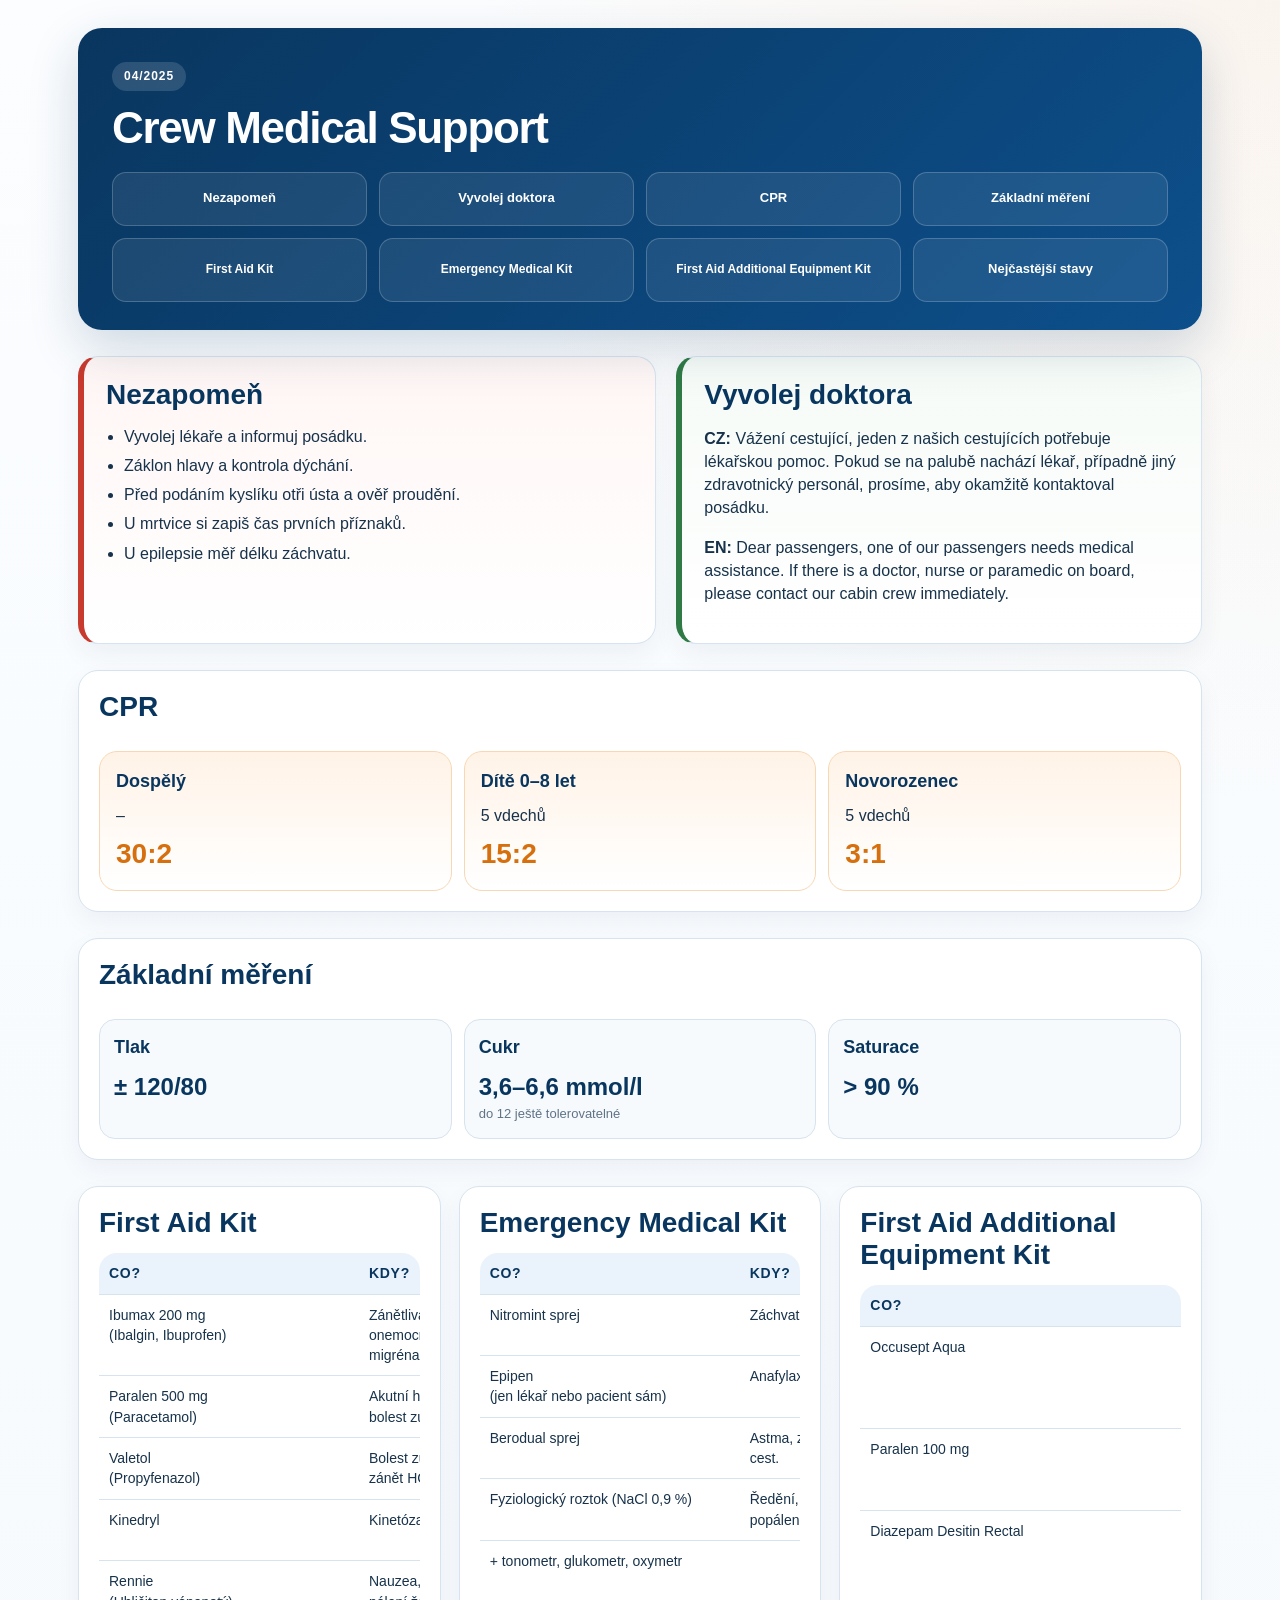
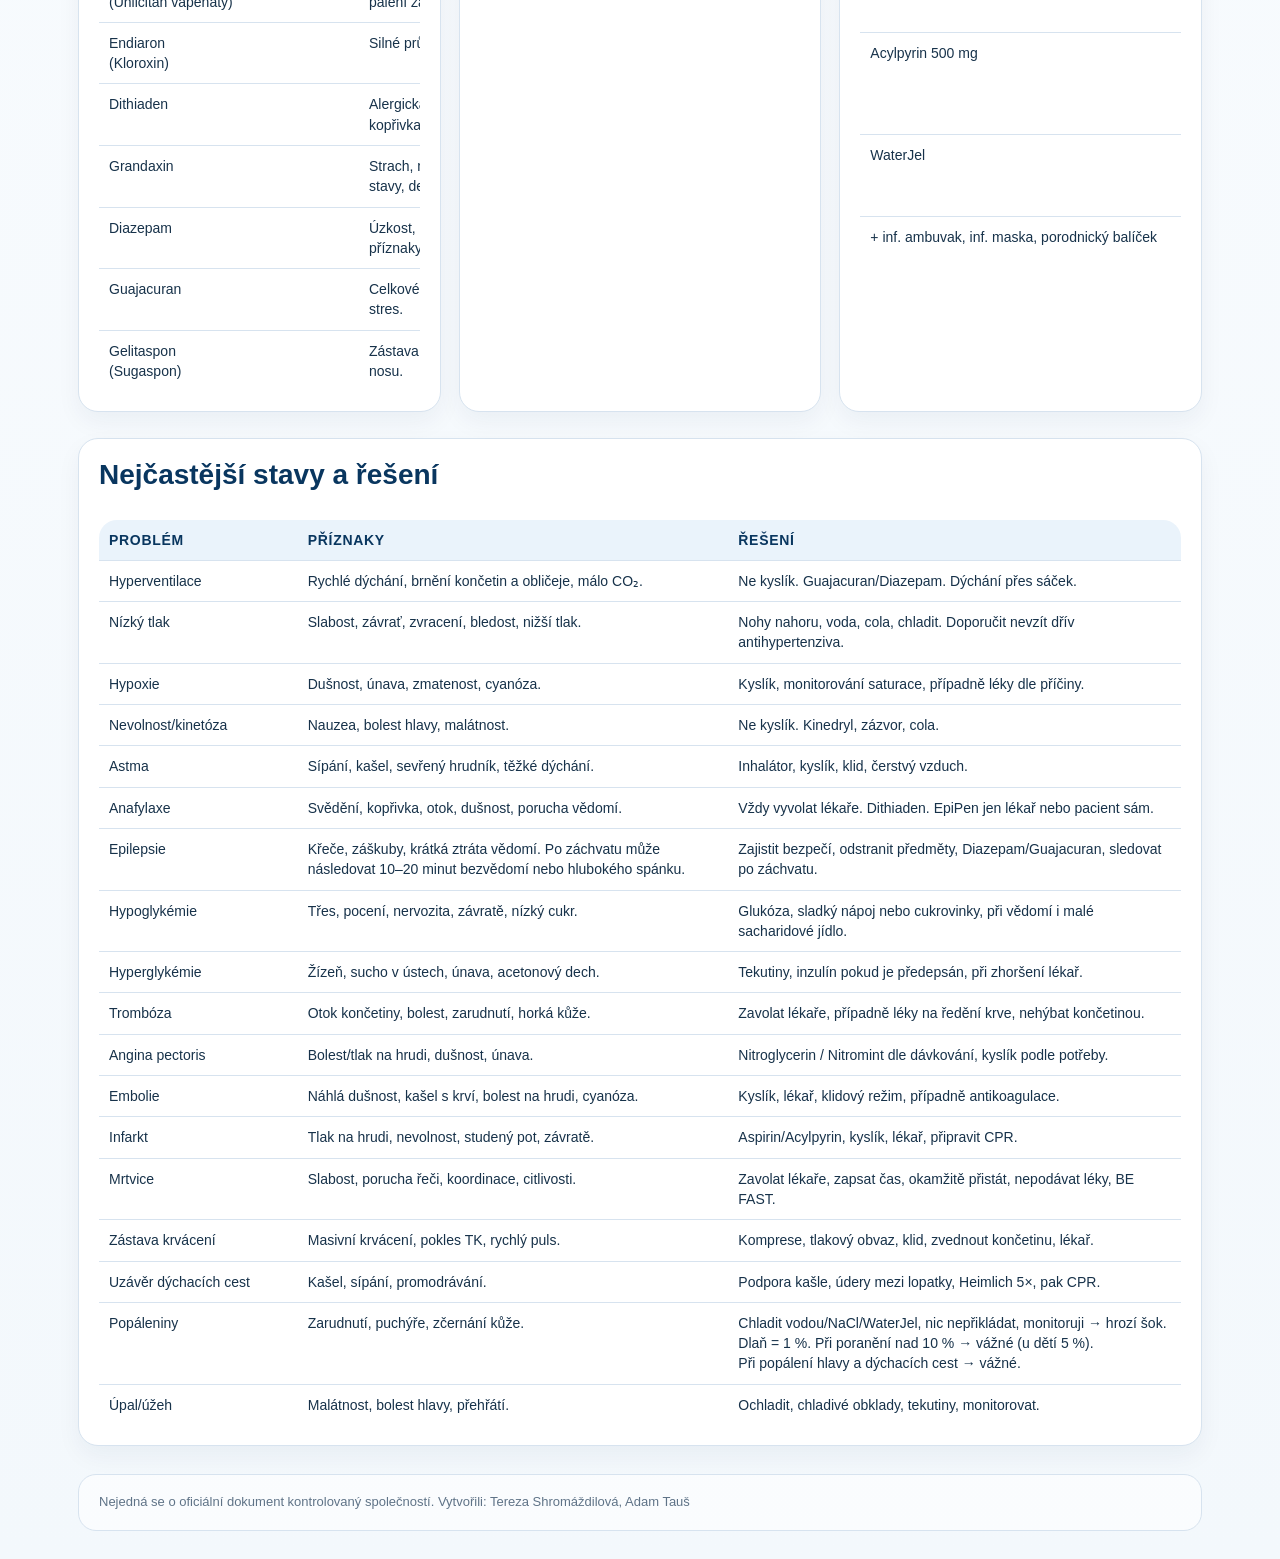
<file: cms/index.html>
<!DOCTYPE html>
<html lang="cs">
<head>
  <meta charset="UTF-8" />
  <meta name="viewport" content="width=device-width, initial-scale=1.0" />
  <meta name="theme-color" content="#0d4f8b" />
  <meta name="application-name" content="Crew Medical Support" />
  <meta name="apple-mobile-web-app-capable" content="yes" />
  <meta name="apple-mobile-web-app-title" content="Crew Medical Support" />
  <meta name="apple-mobile-web-app-status-bar-style" content="default" />
  <title>Crew Medical Support</title>
  <link rel="manifest" href="manifest.webmanifest" />
  <link rel="icon" href="icon-cms-192.png" sizes="192x192" type="image/png" />
  <link rel="apple-touch-icon" href="icon-cms-192.png" />

  <!-- Google tag (gtag.js) -->
<script async src="https://www.googletagmanager.com/gtag/js?id=G-8K2XQ1VC02"></script>
<script>
  window.dataLayer = window.dataLayer || [];
  function gtag(){dataLayer.push(arguments);}
  gtag('js', new Date());

  gtag('config', 'G-8K2XQ1VC02');
  
</script>
  <style>
    :root {
      --blue: #0d4f8b;
      --blue-dark: #09365f;
      --blue-soft: #eaf3fb;
      --orange: #f28c28;
      --orange-dark: #d66f0d;
      --orange-soft: #fff3e7;
      --ink: #17324a;
      --muted: #5f7387;
      --line: #d7e3ef;
      --bg: #f7fafc;
      --white: #ffffff;
      --danger: #c73a2d;
      --ok: #2f7a45;
    }

    * { box-sizing: border-box; }
    html { scroll-behavior: smooth; }
    body {
      margin: 0;
      font-family: Inter, Arial, Helvetica, sans-serif;
      color: var(--ink);
      background:
        radial-gradient(circle at top right, rgba(242,140,40,0.08), transparent 24%),
        linear-gradient(180deg, #fbfdff 0%, #f3f8fc 100%);
      line-height: 1.45;
      overflow-x: hidden;
      word-wrap: break-word;
    }

    .wrap {
      max-width: 1180px;
      margin: 0 auto;
      padding: 28px;
      width: 100%;
    }

    .hero {
      background: linear-gradient(135deg, var(--blue-dark), var(--blue));
      color: var(--white);
      border-radius: 24px;
      padding: 34px 34px 28px;
      box-shadow: 0 18px 50px rgba(9,54,95,0.18);
      position: relative;
      overflow: hidden;
    }

    .hero::after {
      content: "";
      position: absolute;
      inset: auto -50px -50px auto;
      width: 220px;
      height: 220px;
      border-radius: 50%;
      background: rgba(242,140,40,0.14);
      filter: blur(4px);
      display: none;
    }

    .eyebrow {
      display: inline-block;
      padding: 6px 12px;
      border-radius: 999px;
      background: rgba(255,255,255,0.14);
      font-size: 12px;
      letter-spacing: 0.08em;
      text-transform: uppercase;
      font-weight: 700;
      margin-bottom: 14px;
    }

    h1 {
      margin: 0 0 10px;
      font-size: clamp(30px, 4vw, 44px);
      line-height: 1.05;
      letter-spacing: -0.03em;
    }

    .subtitle {
      max-width: 760px;
      color: rgba(255,255,255,0.88);
      font-size: 16px;
      margin: 0;
    }

    .meta {
      display: grid;
      grid-template-columns: repeat(4, minmax(0, 1fr));
      gap: 12px;
      margin-top: 20px;
    }

    .pill {
      display: flex;
      align-items: center;
      justify-content: center;
      min-height: 54px;
      text-align: center;
      text-decoration: none;
      border: 1px solid rgba(255,255,255,0.2);
      background: rgba(255,255,255,0.08);
      color: var(--white);
      padding: 10px 12px;
      border-radius: 14px;
      font-size: 13px;
      font-weight: 700;
      max-width: 100%;
      transition: transform 0.18s ease, background 0.18s ease, border-color 0.18s ease;
    }

    .pill:hover,
    .pill:focus-visible {
      background: rgba(255,255,255,0.16);
      border-color: rgba(255,255,255,0.35);
      transform: translateY(-1px);
      outline: none;
    }

    .pill.menu-pill {
      min-height: 64px;
      padding: 12px;
      font-size: 12px;
      line-height: 1.25;
    }

    .note {
      margin-top: 22px;
      display: grid;
      grid-template-columns: 1.1fr 1fr;
      gap: 20px;
    }

    .note-card {
      background: var(--white);
      border: 1px solid var(--line);
      border-radius: 20px;
      padding: 22px;
      box-shadow: 0 10px 26px rgba(14,46,77,0.06);
      min-width: 0;
    }

    .note-card h2,
    .section h2 {
      margin: 0 0 14px;
      font-size: clamp(22px, 3vw, 28px);
      line-height: 1.15;
      color: var(--blue-dark);
    }

    .section {
      margin-top: 26px;
      min-width: 0;
    }

    .grid-2,
    .grid-3,
    .grid-4 {
      display: grid;
      gap: 18px;
    }

    .grid-2 { grid-template-columns: repeat(3, minmax(0, 1fr)); }
    .grid-3 { grid-template-columns: repeat(3, minmax(0, 1fr)); }
    .grid-4 { grid-template-columns: repeat(4, minmax(0, 1fr)); }

    .card {
      background: var(--white);
      border: 1px solid var(--line);
      border-radius: 20px;
      padding: 20px;
      box-shadow: 0 10px 24px rgba(14,46,77,0.05);
      min-width: 0;
      overflow: hidden;
    }

    .card h3 {
      margin: 0 0 10px;
      color: var(--blue-dark);
      font-size: 18px;
    }

    .mini {
      font-size: 13px;
      color: var(--muted);
    }

    .tag {
      display: block;
      width: fit-content;
      max-width: 100%;
      padding: 7px 12px;
      border-radius: 999px;
      background: var(--orange-soft);
      color: var(--orange-dark);
      font-size: clamp(16px, 2vw, 20px);
      line-height: 1.2;
      font-weight: 800;
      margin-bottom: 14px;
      letter-spacing: -0.01em;
    }

    .tag.blue {
      background: var(--blue-soft);
      color: var(--blue);
    }

    .danger-box {
      background: linear-gradient(180deg, #fff6f5 0%, #fff 100%);
      border-left: 6px solid var(--danger);
    }

    .ok-box {
      background: linear-gradient(180deg, #f6fbf7 0%, #fff 100%);
      border-left: 6px solid var(--ok);
    }

    .measure {
      display: grid;
      grid-template-columns: repeat(3, minmax(0, 1fr));
      gap: 12px;
    }

    .measure .item {
      background: var(--bg);
      border: 1px solid var(--line);
      border-radius: 16px;
      padding: 14px;
      min-width: 0;
    }

    .measure strong {
      display: block;
      font-size: 24px;
      color: var(--blue-dark);
      margin-top: 4px;
    }

    .cpr {
      display: grid;
      grid-template-columns: repeat(3, minmax(0, 1fr));
      gap: 12px;
    }

    .cpr .item {
      background: linear-gradient(180deg, var(--orange-soft), #fff);
      border: 1px solid #f8d7b4;
      border-radius: 18px;
      padding: 16px;
      min-width: 0;
    }

    .cpr .ratio {
      font-size: 28px;
      font-weight: 800;
      color: var(--orange-dark);
      margin-top: 6px;
    }

    .table-wrap {
      width: 100%;
      overflow-x: auto;
      -webkit-overflow-scrolling: touch;
      border-radius: 18px;
    }

    table {
      width: 100%;
      min-width: 560px;
      border-collapse: collapse;
      font-size: 14px;
      background: var(--white);
      border-radius: 18px;
    }


    table.med-table col:first-child {
      width: 260px;
    }

    table.med-table td:first-child,
    table.med-table th:first-child {
      white-space: nowrap;
      word-break: normal;
    }

    table.med-table.wide-first col:first-child {
      width: 340px;
    }

    table.conditions-table {
      min-width: 980px;
    }

    table.conditions-table col:nth-child(1) {
      width: 180px;
    }

    table.conditions-table col:nth-child(2) {
      width: 390px;
    }

    table.conditions-table col:nth-child(3) {
      width: 410px;
    }

    table.conditions-table td:first-child,
    table.conditions-table th:first-child {
      min-width: 180px;
      white-space: normal;
      word-break: normal;
      overflow-wrap: normal;
      hyphens: none;
    }

    table.conditions-table td:nth-child(2),
    table.conditions-table th:nth-child(2) {
      min-width: 390px;
    }

    table.conditions-table td:nth-child(3),
    table.conditions-table th:nth-child(3) {
      min-width: 410px;
    }

    table.conditions-table th,
    table.conditions-table td {
      font-size: 14px;
      line-height: 1.45;
    }

    table.conditions-table td:nth-child(3),
    table.conditions-table th:nth-child(3) {
      font-size: 14px;
      line-height: 1.45;
    }

    th, td {
      text-align: left;
      vertical-align: top;
      padding: 10px 10px;
      border-bottom: 1px solid var(--line);
      word-break: break-word;
    }

    th {
      background: var(--blue-soft);
      color: var(--blue-dark);
      font-size: 14px;
      text-transform: uppercase;
      letter-spacing: 0.05em;
      position: sticky;
      top: 0;
    }

    tr:last-child td { border-bottom: none; }

    ul {
      margin: 10px 0 0 18px;
      padding: 0;
    }

    li + li { margin-top: 6px; }

    .footer {
      margin-top: 28px;
      padding: 18px 20px;
      color: var(--muted);
      font-size: 13px;
      background: rgba(255,255,255,0.65);
      border: 1px solid var(--line);
      border-radius: 18px;
    }

    .muted {
      color: var(--muted);
    }

    .headline-row {
      display: flex;
      justify-content: space-between;
      gap: 16px;
      align-items: end;
      margin-bottom: 14px;
      flex-wrap: wrap;
    }

    .kicker {
      color: var(--orange-dark);
      font-size: 12px;
      font-weight: 800;
      letter-spacing: 0.08em;
      text-transform: uppercase;
      margin-bottom: 6px;
    }

    .back-to-top {
      position: fixed;
      right: max(18px, env(safe-area-inset-right));
      bottom: max(18px, env(safe-area-inset-bottom));
      z-index: 20;
      display: inline-flex;
      align-items: center;
      justify-content: center;
      width: 48px;
      height: 48px;
      border: 1px solid rgba(255,255,255,0.54);
      border-radius: 50%;
      background: rgba(13,79,139,0.92);
      color: var(--white);
      box-shadow: 0 14px 34px rgba(9,54,95,0.24);
      cursor: pointer;
      opacity: 0;
      pointer-events: none;
      transform: translateY(10px) scale(0.94);
      transition: opacity 0.18s ease, transform 0.18s ease, background 0.18s ease;
      -webkit-backdrop-filter: blur(12px);
      backdrop-filter: blur(12px);
    }

    .back-to-top.is-visible {
      opacity: 1;
      pointer-events: auto;
      transform: translateY(0) scale(1);
    }

    .back-to-top:hover,
    .back-to-top:focus-visible {
      background: var(--blue-dark);
      transform: translateY(-2px) scale(1);
      outline: none;
    }

    .back-to-top:focus-visible {
      box-shadow: 0 0 0 4px rgba(242,140,40,0.28), 0 14px 34px rgba(9,54,95,0.24);
    }

    .back-to-top svg {
      width: 22px;
      height: 22px;
      stroke: currentColor;
      stroke-width: 2.5;
      stroke-linecap: round;
      stroke-linejoin: round;
      fill: none;
    }

    @media (max-width: 980px) {
      .note,
      .grid-2,
      .grid-3,
      .grid-4,
      .measure,
      .cpr {
        grid-template-columns: 1fr;
      }

      .meta {
        grid-template-columns: repeat(3, minmax(0, 1fr));
      }
    }

    @media (max-width: 768px) {
      .wrap {
        padding: 14px;
      }

      .hero {
        border-radius: 18px;
        padding: 22px 18px 18px;
      }

      .hero::after {
        width: 150px;
        height: 150px;
        inset: auto -35px -35px auto;
      }

      .meta {
        grid-template-columns: repeat(3, minmax(0, 1fr));
      }

      .pill {
        min-height: 50px;
        font-size: 13px;
        padding: 8px 10px;
      }

      .pill.menu-pill {
        min-height: 58px;
        font-size: 12px;
      }

      .note-card,
      .card {
        padding: 16px;
        border-radius: 16px;
      }

      .headline-row {
        align-items: flex-start;
        margin-bottom: 12px;
      }

      .measure strong,
      .cpr .ratio {
        font-size: 24px;
      }

      table {
        min-width: 520px;
        font-size: 13px;
      }

      table.conditions-table {
        min-width: 980px;
      }

      table.conditions-table th,
      table.conditions-table td {
        font-size: 13px;
        line-height: 1.4;
      }

      table.conditions-table td:nth-child(3),
      table.conditions-table th:nth-child(3) {
        font-size: 13px;
      }

      th, td {
        padding: 10px 9px;
      }
    }

    @media (max-width: 520px) {
      h1 {
        font-size: 28px;
      }

      .note-card h2,
      .section h2 {
        font-size: 24px;
      }

      .tag {
        font-size: 20px;
        width: 100%;
        border-radius: 16px;
      }

      .meta {
        grid-template-columns: repeat(2, minmax(0, 1fr));
        gap: 8px;
      }

      .pill,
      .pill.menu-pill {
        width: 100%;
      }

      table.med-table col:first-child,
      table.med-table.wide-first col:first-child {
        width: 240px;
      }

      table {
        min-width: 460px;
      }

      table.conditions-table {
        min-width: 980px;
      }

      .footer {
        padding: 16px;
      }

      .back-to-top {
        right: max(14px, env(safe-area-inset-right));
        bottom: max(14px, env(safe-area-inset-bottom));
        width: 44px;
        height: 44px;
      }
    }

    @media (prefers-reduced-motion: reduce) {
      html {
        scroll-behavior: auto;
      }

      .back-to-top {
        transition: none;
      }
    }

    @media print {
      body {
        background: white;
      }
      .wrap {
        max-width: none;
        padding: 0;
      }
      .hero, .card, .note-card, .footer {
        box-shadow: none;
      }
      .section, .card, .note-card, .hero {
        break-inside: avoid;
      }
      .table-wrap {
        overflow: visible;
      }
      table {
        min-width: 0;
      }
      th {
        position: static;
      }
      .back-to-top {
        display: none;
      }
    }
  </style>
</head>
<body>
  <div class="wrap">
    <section class="hero">
      <div class="eyebrow">04/2025</div>
      <h1>Crew Medical Support</h1>

      <div class="meta">
        <a class="pill" href="#first-steps">Nezapomeň</a>
        <a class="pill" href="#doctor-call">Vyvolej doktora</a>
        <a class="pill" href="#cpr">CPR</a>
        <a class="pill" href="#measurements">Základní měření</a>
        <a class="pill menu-pill" href="#kit-first-aid">First Aid Kit</a>
        <a class="pill menu-pill" href="#kit-emergency">Emergency Medical Kit</a>
        <a class="pill menu-pill" href="#kit-additional">First Aid Additional Equipment Kit</a>
        <a class="pill" href="#conditions">Nejčastější stavy</a>
      </div>
    </section>

    <section class="section note">
      <div class="note-card danger-box" id="first-steps">
        <h2>Nezapomeň</h2>
        <ul>
          <li>Vyvolej lékaře a informuj posádku.</li>
          <li>Záklon hlavy a kontrola dýchání.</li>
          <li>Před podáním kyslíku otři ústa a ověř proudění.</li>
          <li>U mrtvice si zapiš čas prvních příznaků.</li>
          <li>U epilepsie měř délku záchvatu.</li>
        </ul>
      </div>
      <div class="note-card ok-box" id="doctor-call">
        <h2>Vyvolej doktora</h2>
        <p><strong>CZ:</strong> Vážení cestující, jeden z našich cestujících potřebuje lékařskou pomoc. Pokud se na palubě nachází lékař, případně jiný zdravotnický personál, prosíme, aby okamžitě kontaktoval posádku.</p>
        <p><strong>EN:</strong> Dear passengers, one of our passengers needs medical assistance. If there is a doctor, nurse or paramedic on board, please contact our cabin crew immediately.</p>
      </div>
    </section>

    <section class="section card" id="cpr">
      <div class="headline-row">
        <div>
          <h2>CPR</h2>
        </div>
      </div>
      <div class="cpr">
        <div class="item">
          <h3>Dospělý</h3>
          <div>–</div>
          <div class="ratio">30:2</div>
        </div>
        <div class="item">
          <h3>Dítě 0–8 let</h3>
          <div>5 vdechů</div>
          <div class="ratio">15:2</div>
        </div>
        <div class="item">
          <h3>Novorozenec</h3>
          <div>5 vdechů</div>
          <div class="ratio">3:1</div>
        </div>
      </div>
    </section>

    <section class="section card" id="measurements">
      <div class="headline-row">
        <div>
          <h2>Základní měření</h2>
        </div>
      </div>
      <div class="measure">
        <div class="item">
          <h3>Tlak</h3>
          <strong>± 120/80</strong>
        </div>
        <div class="item">
          <h3>Cukr</h3>
          <strong>3,6–6,6 mmol/l</strong>
          <div class="mini">do 12  ještě tolerovatelné</div>
        </div>
        <div class="item">
          <h3>Saturace</h3>
          <strong>&gt; 90 %</strong>
        </div>
      </div>
    </section>



    <section class="section grid-2">
      <div class="card" id="kit-first-aid">
        <div>
          <h2>First Aid Kit</h2>
        </div>
        <div class="table-wrap">
          <table class="med-table">
            <colgroup><col><col><col></colgroup>
            <thead>
              <tr><th>Co?</th><th>Kdy?</th><th>Kdy ne?</th></tr>
            </thead>
            <tbody>
              <tr><td>Ibumax 200 mg<br>(Ibalgin, Ibuprofen)</td><td>Zánětlivá onemocnění, bolest, migréna.</td><td>Onemocnění trávicího traktu, alergie.</td></tr>
              <tr><td>Paralen 500 mg<br>(Paracetamol)</td><td>Akutní horečka, bolest zubů a hlavy.</td><td>Onemocnění jater.</td></tr>
              <tr><td>Valetol<br>(Propyfenazol)</td><td>Bolest zubů, hlavy, zánět HCD.</td><td>Onemocnění jater, dušnost.</td></tr>
              <tr><td>Kinedryl</td><td>Kinetóza.</td><td>Intoxikace, těhotenství.</td></tr>
              <tr><td>Rennie<br>(Uhličitan vápenatý)</td><td>Nauzea, zvracení, pálení žáhy.</td><td>Do 15 let.</td></tr>
              <tr><td>Endiaron<br>(Kloroxin)</td><td>Silné průjmy.</td><td>Do 40 kg.</td></tr>
              <tr><td>Dithiaden</td><td>Alergická reakce, kopřivka, mírné otoky.</td><td>Do 2 let.</td></tr>
              <tr><td>Grandaxin</td><td>Strach, neurotické stavy, deprese.</td><td>Do 18 let.</td></tr>
              <tr><td>Diazepam</td><td>Úzkost, abstinenční příznaky, po epilepsii.</td><td>Intoxikace, spánková apnoe.</td></tr>
              <tr><td>Guajacuran</td><td>Celkové napětí a stres.</td><td>Do 6 let, těhotenství.</td></tr>
              <tr><td>Gelitaspon<br>(Sugaspon)</td><td>Zástava krvácení z nosu.</td><td>—</td></tr>
            </tbody>
          </table>
        </div>
      </div>

      <div class="card" id="kit-emergency">
        <div>
          <h2>Emergency Medical Kit</h2>
        </div>
        <div class="table-wrap">
          <table class="med-table">
            <colgroup><col><col><col></colgroup>
            <thead>
              <tr><th>Co?</th><th>Kdy?</th><th>Kdy ne?</th></tr>
            </thead>
            <tbody>
              <tr><td>Nitromint sprej</td><td>Záchvat anginy pectoris.</td><td>Tlak pod 120/70.</td></tr>
              <tr><td>Epipen<br>(jen lékař nebo pacient sám)</td><td>Anafylaxe.</td><td></td></tr>
              <tr><td>Berodual sprej</td><td>Astma, zúžení dýchacích cest.</td><td>—</td></tr>
              <tr><td>Fyziologický roztok (NaCl 0,9 %)</td><td>Ředění, výplach, popáleniny.</td><td>—</td></tr>
              <tr><td>+ tonometr, glukometr, oxymetr</td><td></td><td></td></tr>
            </tbody>
          </table>
        </div>
      </div>

      <div class="card" id="kit-additional">
        <div>
          <h2>First Aid Additional Equipment Kit</h2>
        </div>
        <div class="table-wrap">
          <table class="med-table wide-first">
            <colgroup><col><col><col></colgroup>
            <thead>
              <tr><th>Co?</th><th>Kdy?</th><th>Kdy ne?</th></tr>
            </thead>
            <tbody>
              <tr><td>Occusept Aqua</td><td>Zklidnění očí, zánět spojivek, suché oči.</td><td>—</td></tr>
              <tr><td>Paralen 100 mg</td><td>Viz Paralen. Pro děti, ve formě čípku.</td><td></td></tr>
              <tr><td>Diazepam Desitin Rectal</td><td>Viz Diazepam, gel pro rektální podání.</td><td></td></tr>
              <tr><td>Acylpyrin 500 mg</td><td>Infarkt.</td><td>Do 16 let, alergie na kys. acetylsalicylovou.</td></tr>
              <tr><td>WaterJel</td><td>Ošetření popálenin.</td><td>Malé děti – riziko podchlazení.</td></tr>
              <tr><td>+ inf. ambuvak, inf. maska, porodnický balíček</td><td></td><td></td></tr>
            </tbody>
          </table>
        </div>
      </div>
    </section>

    <section class="section card" id="conditions">
      <div class="headline-row">
        <div>
          <h2>Nejčastější stavy a řešení</h2>
        </div>
      </div>
      <div class="table-wrap">
        <table class="conditions-table">
          <colgroup>
            <col>
            <col>
            <col>
          </colgroup>
          <thead>
            <tr>
              <th>Problém</th>
              <th>Příznaky</th>
              <th>Řešení</th>
            </tr>
          </thead>
          <tbody>
            <tr><td>Hyperventilace</td><td>Rychlé dýchání, brnění končetin a obličeje, málo CO₂.</td><td>Ne kyslík. Guajacuran/Diazepam. Dýchání přes sáček.</td></tr>
            <tr><td>Nízký tlak</td><td>Slabost, závrať, zvracení, bledost, nižší tlak.</td><td>Nohy nahoru, voda, cola, chladit. Doporučit nevzít dřív antihypertenziva.</td></tr>
            <tr><td>Hypoxie</td><td>Dušnost, únava, zmatenost, cyanóza.</td><td>Kyslík, monitorování saturace, případně léky dle příčiny.</td></tr>
            <tr><td>Nevolnost/kinetóza</td><td>Nauzea, bolest hlavy, malátnost.</td><td>Ne kyslík. Kinedryl, zázvor, cola.</td></tr>
            <tr><td>Astma</td><td>Sípání, kašel, sevřený hrudník, těžké dýchání.</td><td>Inhalátor, kyslík, klid, čerstvý vzduch.</td></tr>
            <tr><td>Anafylaxe</td><td>Svědění, kopřivka, otok, dušnost, porucha vědomí.</td><td>Vždy vyvolat lékaře. Dithiaden. EpiPen jen lékař nebo pacient sám.</td></tr>
            <tr><td>Epilepsie</td><td>Křeče, záškuby, krátká ztráta vědomí. Po záchvatu může následovat 10–20 minut bezvědomí nebo hlubokého spánku.</td><td>Zajistit bezpečí, odstranit předměty, Diazepam/Guajacuran, sledovat po záchvatu.</td></tr>
            <tr><td>Hypoglykémie</td><td>Třes, pocení, nervozita, závratě, nízký cukr.</td><td>Glukóza, sladký nápoj nebo cukrovinky, při vědomí i malé sacharidové jídlo.</td></tr>
            <tr><td>Hyperglykémie</td><td>Žízeň, sucho v ústech, únava, acetonový dech.</td><td>Tekutiny, inzulín pokud je předepsán, při zhoršení lékař.</td></tr>
            <tr><td>Trombóza</td><td>Otok končetiny, bolest, zarudnutí, horká kůže.</td><td>Zavolat lékaře, případně léky na ředění krve, nehýbat končetinou.</td></tr>
            <tr><td>Angina pectoris</td><td>Bolest/tlak na hrudi, dušnost, únava.</td><td>Nitroglycerin / Nitromint dle dávkování, kyslík podle potřeby.</td></tr>
            <tr><td>Embolie</td><td>Náhlá dušnost, kašel s krví, bolest na hrudi, cyanóza.</td><td>Kyslík, lékař, klidový režim, případně antikoagulace.</td></tr>
            <tr><td>Infarkt</td><td>Tlak na hrudi, nevolnost, studený pot, závratě.</td><td>Aspirin/Acylpyrin, kyslík, lékař, připravit CPR.</td></tr>
            <tr><td>Mrtvice</td><td>Slabost, porucha řeči, koordinace, citlivosti.</td><td>Zavolat lékaře, zapsat čas, okamžitě přistát, nepodávat léky, BE FAST.</td></tr>
            <tr><td>Zástava krvácení</td><td>Masivní krvácení, pokles TK, rychlý puls.</td><td>Komprese, tlakový obvaz, klid, zvednout končetinu, lékař.</td></tr>
            <tr><td>Uzávěr dýchacích cest</td><td>Kašel, sípání, promodrávání.</td><td>Podpora kašle, údery mezi lopatky, Heimlich 5×, pak CPR.</td></tr>
            <tr><td>Popáleniny</td><td>Zarudnutí, puchýře, zčernání kůže.</td><td>Chladit vodou/NaCl/WaterJel, nic nepřikládat, monitoruji → hrozí šok.<br>Dlaň = 1 %. Při poranění nad 10 % → vážné (u dětí 5 %).<br>Při popálení hlavy a dýchacích cest → vážné.</td></tr>
            <tr><td>Úpal/úžeh</td><td>Malátnost, bolest hlavy, přehřátí.</td><td>Ochladit, chladivé obklady, tekutiny, monitorovat.</td></tr>
          </tbody>
        </table>
      </div>
    </section>

    <div class="footer">
      Nejedná se o oficiální dokument kontrolovaný společností.
      Vytvořili: Tereza Shromáždilová, Adam Tauš
    </div>
  </div>
  <button class="back-to-top" type="button" aria-label="Zpět nahoru" title="Zpět nahoru">
    <svg viewBox="0 0 24 24" aria-hidden="true" focusable="false">
      <path d="M12 19V5"></path>
      <path d="m5 12 7-7 7 7"></path>
    </svg>
  </button>
  <script>
    const backToTopButton = document.querySelector(".back-to-top");
    const toggleBackToTopButton = () => {
      backToTopButton.classList.toggle("is-visible", window.scrollY > 420);
    };

    backToTopButton.addEventListener("click", () => {
      window.scrollTo({ top: 0, behavior: "smooth" });
    });

    window.addEventListener("scroll", toggleBackToTopButton, { passive: true });
    toggleBackToTopButton();

    if ("serviceWorker" in navigator) {
      window.addEventListener("load", () => {
        navigator.serviceWorker.register("./service-worker.js").catch(() => {
          // Offline support is optional when the page is opened from an unsupported context.
        });
      });
    }
  </script>
</body>
</html>
</file>
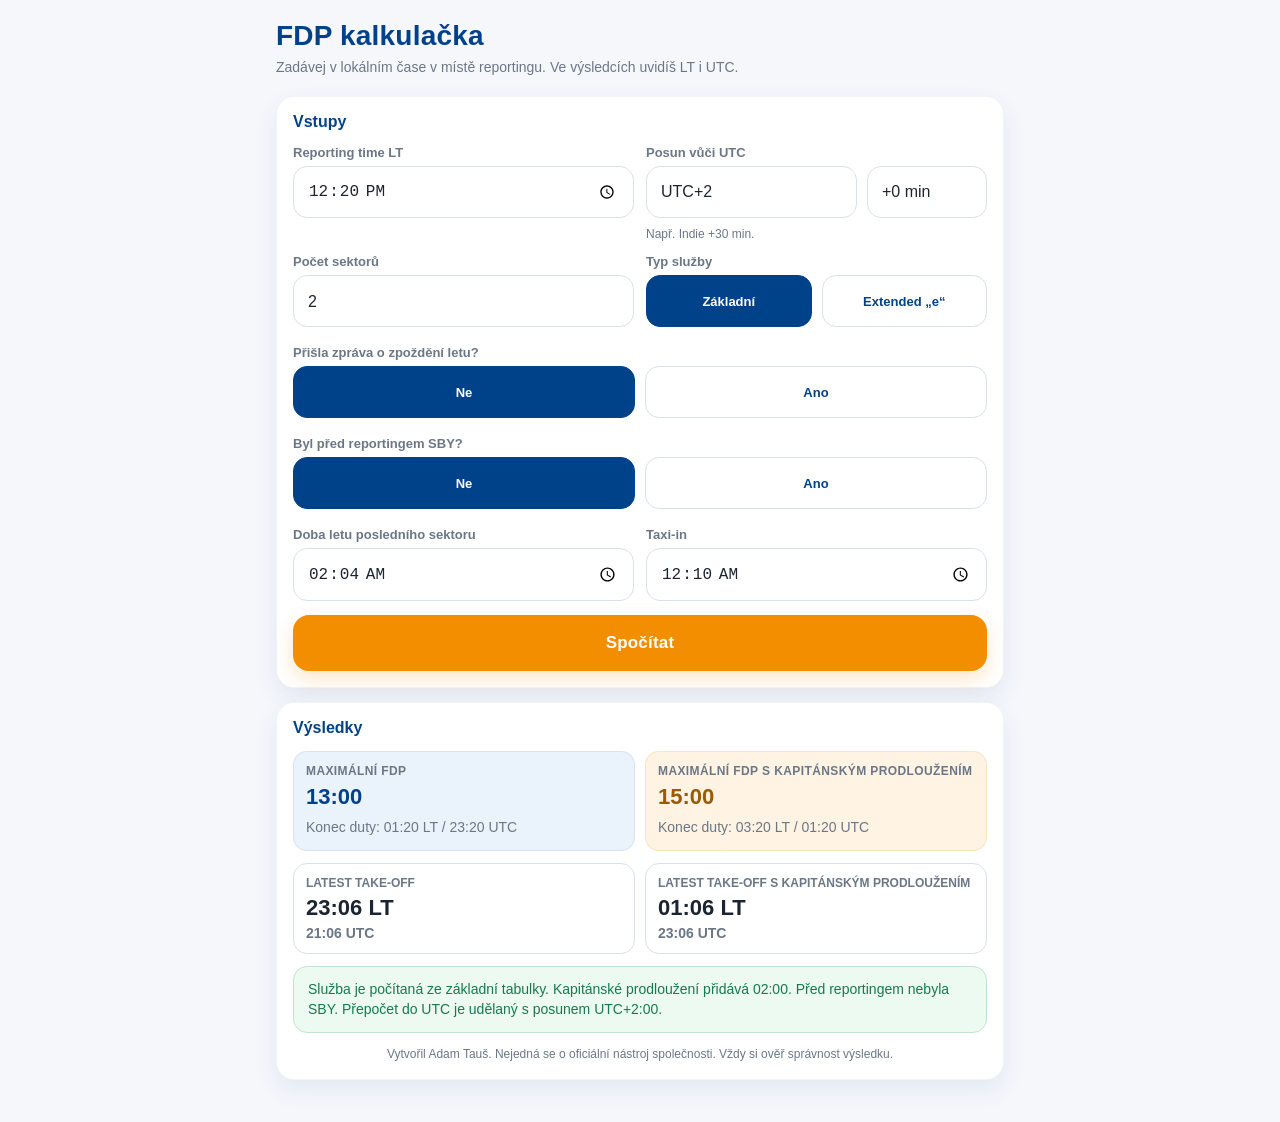
<file: fdp/index.html>
﻿<!DOCTYPE html>
<html lang="cs">
<head>
  <meta charset="UTF-8" />
  <meta name="viewport" content="width=device-width, initial-scale=1, viewport-fit=cover" />
  <title>FDP kalkulačka</title>

  <!-- Google tag (gtag.js) -->
<script async src="https://www.googletagmanager.com/gtag/js?id=G-8K2XQ1VC02"></script>
<script>
  window.dataLayer = window.dataLayer || [];
  function gtag(){dataLayer.push(arguments);}
  gtag('js', new Date());

  gtag('config', 'G-8K2XQ1VC02');
</script>
  
  <meta name="theme-color" content="#004289" />
  <meta name="apple-mobile-web-app-capable" content="yes" />
  <meta name="apple-mobile-web-app-status-bar-style" content="default" />
  <meta name="apple-mobile-web-app-title" content="FDP kalkulačka" />
  <link rel="apple-touch-icon" href="icon.png" />
  <link rel="manifest" href="manifest.json" />

  <style>
    :root {
      --brand-blue: #004289;
      --brand-orange: #f28e00;
      --bg: #f5f7fb;
      --card: #ffffff;
      --text: #1c2430;
      --muted: #6b7787;
      --line: #d9e1ea;
      --soft-blue: #eaf2fb;
      --soft-orange: #fff3e3;
      --danger: #c62828;
      --success: #18794e;
      --shadow: 0 10px 24px rgba(0, 66, 137, 0.08);
      --radius: 18px;
    }

    * { box-sizing: border-box; }

    html, body {
      margin: 0;
      padding: 0;
      background: var(--bg);
      color: var(--text);
      font-family: -apple-system, BlinkMacSystemFont, "Segoe UI", Roboto, sans-serif;
    }

    body {
      padding: 16px 16px 28px;
      max-width: 760px;
      margin: 0 auto;
    }

    .app-header { margin: 4px 0 18px; }

    .title {
      font-size: 28px;
      font-weight: 800;
      color: var(--brand-blue);
      margin: 0;
      letter-spacing: 0.2px;
    }

    .subtitle {
      margin: 6px 0 0;
      color: var(--muted);
      font-size: 14px;
      line-height: 1.4;
    }

    .card {
      background: var(--card);
      border-radius: var(--radius);
      padding: 16px;
      box-shadow: var(--shadow);
      margin-bottom: 14px;
      border: 1px solid rgba(0, 66, 137, 0.06);
    }

    .section-title {
      margin: 0 0 14px;
      font-size: 16px;
      font-weight: 800;
      color: var(--brand-blue);
    }

    .grid {
      display: grid;
      grid-template-columns: 1fr;
      gap: 12px;
    }

    @media (min-width: 640px) {
      .grid-2 { grid-template-columns: 1fr 1fr; }
    }

    .input-block {
      display: grid;
      gap: 12px;
      grid-column: 1 / -1;
    }

    .field label {
      display: block;
      font-size: 13px;
      font-weight: 700;
      color: var(--muted);
      margin-bottom: 6px;
    }

    .field input,
    .field select {
      width: 100%;
      appearance: none;
      border: 1px solid var(--line);
      border-radius: 14px;
      background: #fff;
      color: var(--text);
      font-size: 16px;
      padding: 14px 14px;
      min-height: 52px;
      outline: none;
    }

    .field input:focus,
    .field select:focus {
      border-color: var(--brand-blue);
      box-shadow: 0 0 0 3px rgba(0, 66, 137, 0.12);
    }

    .segmented {
      display: grid;
      grid-template-columns: 1fr 1fr;
      gap: 10px;
    }

    .segmented input { display: none; }

    .segmented label {
      display: flex;
      align-items: center;
      justify-content: center;
      min-height: 52px;
      border-radius: 14px;
      border: 1px solid var(--line);
      background: #fff;
      font-weight: 800;
      color: var(--brand-blue);
      cursor: pointer;
      user-select: none;
      text-align: center;
      padding: 0 10px;
    }

    .segmented input:checked + label {
      background: var(--brand-blue);
      border-color: var(--brand-blue);
      color: #fff;
    }

    .hint {
      margin-top: 8px;
      font-size: 12px;
      color: var(--muted);
      line-height: 1.4;
    }

    .subpanel {
      display: none;
      margin-top: 6px;
      padding: 14px;
      border-radius: 14px;
      border: 1px dashed rgba(0, 66, 137, 0.2);
      background: #f8fbff;
    }

    .subpanel.visible {
      display: block;
    }

    .nested-panel {
      margin-top: 10px;
      padding-top: 10px;
      border-top: 1px dashed rgba(0, 66, 137, 0.14);
    }

    .btn {
      width: 100%;
      border: 0;
      border-radius: 16px;
      min-height: 56px;
      background: var(--brand-orange);
      color: #fff;
      font-weight: 800;
      font-size: 17px;
      letter-spacing: 0.2px;
      cursor: pointer;
      box-shadow: 0 8px 20px rgba(242, 142, 0, 0.22);
    }

    .btn:active { transform: translateY(1px); }

    .results {
      display: grid;
      gap: 12px;
    }

    .result-grid {
      display: grid;
      grid-template-columns: 1fr;
      gap: 10px;
    }

    @media (min-width: 640px) {
      .result-grid { grid-template-columns: 1fr 1fr; }
    }

    .result-box {
      border-radius: 14px;
      padding: 12px;
      background: var(--soft-blue);
      border: 1px solid rgba(0, 66, 137, 0.08);
    }

    .result-box.orange {
      background: var(--soft-orange);
      border-color: rgba(242, 142, 0, 0.16);
    }

    .result-label {
      font-size: 12px;
      font-weight: 800;
      text-transform: uppercase;
      letter-spacing: 0.4px;
      color: var(--muted);
      margin-bottom: 6px;
    }

    .result-value {
      font-size: 22px;
      font-weight: 900;
      color: var(--brand-blue);
      line-height: 1.2;
    }

    .orange .result-value { color: #9a5a00; }

    .result-sub {
      margin-top: 6px;
      font-size: 14px;
      color: var(--muted);
      line-height: 1.5;
    }

    .small-grid {
      display: grid;
      grid-template-columns: 1fr;
      gap: 10px;
    }

    @media (min-width: 640px) {
      .small-grid { grid-template-columns: 1fr 1fr; }
    }

    .mini {
      background: #fff;
      border: 1px solid var(--line);
      border-radius: 14px;
      padding: 12px;
    }

    .mini .k {
      font-size: 12px;
      font-weight: 800;
      color: var(--muted);
      margin-bottom: 5px;
      text-transform: uppercase;
    }

    .mini .v {
      font-size: 22px;
      font-weight: 900;
      color: var(--text);
      line-height: 1.2;
    }

    .mini .subv {
      margin-top: 4px;
      font-size: 14px;
      color: var(--muted);
      font-weight: 700;
    }

    .status {
      padding: 12px 14px;
      border-radius: 14px;
      font-size: 14px;
      line-height: 1.45;
      border: 1px solid transparent;
    }

    .status.warn {
      background: #fff8e8;
      color: #7a5600;
      border-color: #f4d48f;
    }

    .status.bad {
      background: #fff0f0;
      color: var(--danger);
      border-color: #f2c0c0;
    }

    .status.good {
      background: #ecfaf2;
      color: var(--success);
      border-color: #bfe6cf;
    }

    .footer-note {
      margin-top: 12px;
      font-size: 12px;
      color: var(--muted);
      line-height: 1.5;
      text-align: center;
    }
  </style>
</head>
<body>
  <header class="app-header">
    <h1 class="title">FDP kalkulačka</h1>
    <p class="subtitle">
      Zadávej v lokálním čase v místě reportingu. Ve výsledcích uvidíš LT i UTC.
    </p>
  </header>

  <section class="card">
    <h2 class="section-title">Vstupy</h2>

    <div class="grid grid-2">
      <div class="field">
        <label for="report">Reporting time LT</label>
        <input type="time" id="report" value="12:20" />
      </div>

      <div class="field">
        <label>Posun vůči UTC</label>
        <div style="display:grid; grid-template-columns: 1fr 120px; gap:10px;">
          <select id="utcOffsetHours">
            <option value="-12">UTC-12</option>
            <option value="-11">UTC-11</option>
            <option value="-10">UTC-10</option>
            <option value="-9">UTC-9</option>
            <option value="-8">UTC-8</option>
            <option value="-7">UTC-7</option>
            <option value="-6">UTC-6</option>
            <option value="-5">UTC-5</option>
            <option value="-4">UTC-4</option>
            <option value="-3">UTC-3</option>
            <option value="-2">UTC-2</option>
            <option value="-1">UTC-1</option>
            <option value="0">UTC±0</option>
            <option value="1">UTC+1</option>
            <option value="2" selected>UTC+2</option>
            <option value="3">UTC+3</option>
            <option value="4">UTC+4</option>
            <option value="5">UTC+5</option>
            <option value="6">UTC+6</option>
            <option value="7">UTC+7</option>
            <option value="8">UTC+8</option>
            <option value="9">UTC+9</option>
            <option value="10">UTC+10</option>
            <option value="11">UTC+11</option>
            <option value="12">UTC+12</option>
            <option value="13">UTC+13</option>
            <option value="14">UTC+14</option>
          </select>

          <select id="utcOffsetHalf">
            <option value="0" selected>+0 min</option>
            <option value="30">+30 min</option>
          </select>
        </div>
        <div class="hint">Např. Indie +30 min.</div>
      </div>

      <div class="field">
        <label for="sectors">Počet sektorů</label>
        <select id="sectors">
          <option value="1">1</option>
          <option value="2" selected>2</option>
          <option value="3">3</option>
          <option value="4">4</option>
          <option value="5">5</option>
        </select>
      </div>

      <div class="field">
        <label>Typ služby</label>
        <div class="segmented">
          <div>
            <input type="radio" id="service-normal" name="serviceType" value="normal" checked />
            <label for="service-normal">Základní</label>
          </div>
          <div>
            <input type="radio" id="service-extended" name="serviceType" value="extended" />
            <label for="service-extended">Extended „e“</label>
          </div>
        </div>
      </div>

      <div class="input-block">
        <div class="field">
          <label>Přišla zpráva o zpoždění letu?</label>
          <div class="segmented">
            <div>
              <input type="radio" id="delay-no" name="hasDelayMessage" value="no" checked />
              <label for="delay-no">Ne</label>
            </div>
            <div>
              <input type="radio" id="delay-yes" name="hasDelayMessage" value="yes" />
              <label for="delay-yes">Ano</label>
            </div>
          </div>
        </div>

        <div class="field subpanel" id="delayFields">
          <label for="delayDuration">Doba zpoždění</label>
          <input type="time" id="delayDuration" value="00:00" />

          <div style="height:10px;"></div>

          <label for="firstDelayMessageTime">Čas 1. zprávy</label>
          <input type="time" id="firstDelayMessageTime" value="10:00" />

          <div class="nested-panel">
            <label>Přišla 2. zpráva?</label>
            <div class="segmented">
              <div>
                <input type="radio" id="second-delay-no" name="hasSecondDelayMessage" value="no" checked />
                <label for="second-delay-no">Ne</label>
              </div>
              <div>
                <input type="radio" id="second-delay-yes" name="hasSecondDelayMessage" value="yes" />
                <label for="second-delay-yes">Ano</label>
              </div>
            </div>

            <div id="secondDelayFields" class="nested-panel" style="display:none; margin-top:10px;">
              <label for="secondDelayMessageTime">Čas 2. zprávy</label>
              <input type="time" id="secondDelayMessageTime" value="11:00" />
            </div>
          </div>

          <div class="hint">
            1. zpráva se použije jen pokud přišla alespoň 90 minut před původním reportingem.
          </div>
        </div>
      </div>

      <div class="input-block">
        <div class="field">
          <label>Byl před reportingem SBY?</label>
          <div class="segmented">
            <div>
              <input type="radio" id="sby-no" name="hasSby" value="no" checked />
              <label for="sby-no">Ne</label>
            </div>
            <div>
              <input type="radio" id="sby-yes" name="hasSby" value="yes" />
              <label for="sby-yes">Ano</label>
            </div>
          </div>
        </div>

        <div class="field subpanel" id="sbyFields">
          <label for="sbyStart">Začátek SBY</label>
          <input type="time" id="sbyStart" value="00:00" />

          <div class="nested-panel">
            <label>Byl hovor z plánování?</label>
            <div class="segmented">
              <div>
                <input type="radio" id="planning-call-no" name="usePlanningCall" value="no" checked />
                <label for="planning-call-no">Ne</label>
              </div>
              <div>
                <input type="radio" id="planning-call-yes" name="usePlanningCall" value="yes" />
                <label for="planning-call-yes">Ano</label>
              </div>
            </div>

            <div id="planningCallFields" class="nested-panel" style="display:none; margin-top:10px;">
              <label for="sbyCallTime">Čas hovoru z plánování</label>
              <input type="time" id="sbyCallTime" value="00:00" />

              <div class="hint">
                Pokud hovor spadá mezi 23:00–07:00, od tohoto času do reportingu se vše počítá jako denní držení.
              </div>
            </div>
          </div>
        </div>
      </div>

      <div class="field">
        <label for="lastLeg">Doba letu posledního sektoru</label>
        <input type="time" id="lastLeg" value="02:04" />
      </div>

      <div class="field">
        <label for="taxi">Taxi-in</label>
        <input type="time" id="taxi" value="00:10" />
      </div>
    </div>

    <div style="margin-top: 14px;">
      <button class="btn" id="calculateBtn">Spočítat</button>
    </div>
  </section>

  <section class="card">
    <h2 class="section-title">Výsledky</h2>

    <div class="results">
      <div class="result-grid">
        <div class="result-box">
          <div class="result-label">Maximální FDP</div>
          <div class="result-value" id="maxFdp">--:--</div>
          <div class="result-sub" id="fdpEndText">Konec duty: --:-- LT/--:-- UTC</div>
        </div>

        <div class="result-box orange">
          <div class="result-label">Maximální FDP s kapitánským prodloužením</div>
          <div class="result-value" id="maxFdpCaptain">--:--</div>
          <div class="result-sub" id="fdpEndCaptainText">Konec duty: --:-- LT/--:-- UTC</div>
        </div>
      </div>

      <div class="small-grid">
        <div class="mini">
          <div class="k">Latest take-off</div>
          <div class="v" id="latestDeparture">--:-- LT</div>
          <div class="subv" id="latestDepartureUtc">--:-- UTC</div>
        </div>

        <div class="mini">
          <div class="k">Latest take-off s kapitánským prodloužením</div>
          <div class="v" id="latestDepartureCaptain">--:-- LT</div>
          <div class="subv" id="latestDepartureCaptainUtc">--:-- UTC</div>
        </div>
      </div>

      <div class="status warn" id="infoBox">
        Vyplň údaje a klikni na Spočítat.
      </div>
    </div>

    <div class="footer-note">
      Vytvořil Adam Tauš. Nejedná se o oficiální nástroj společnosti. Vždy si ověř správnost výsledku.
    </div>
  </section>

  <script src="app.js"></script>
</body>
</html>
</file>
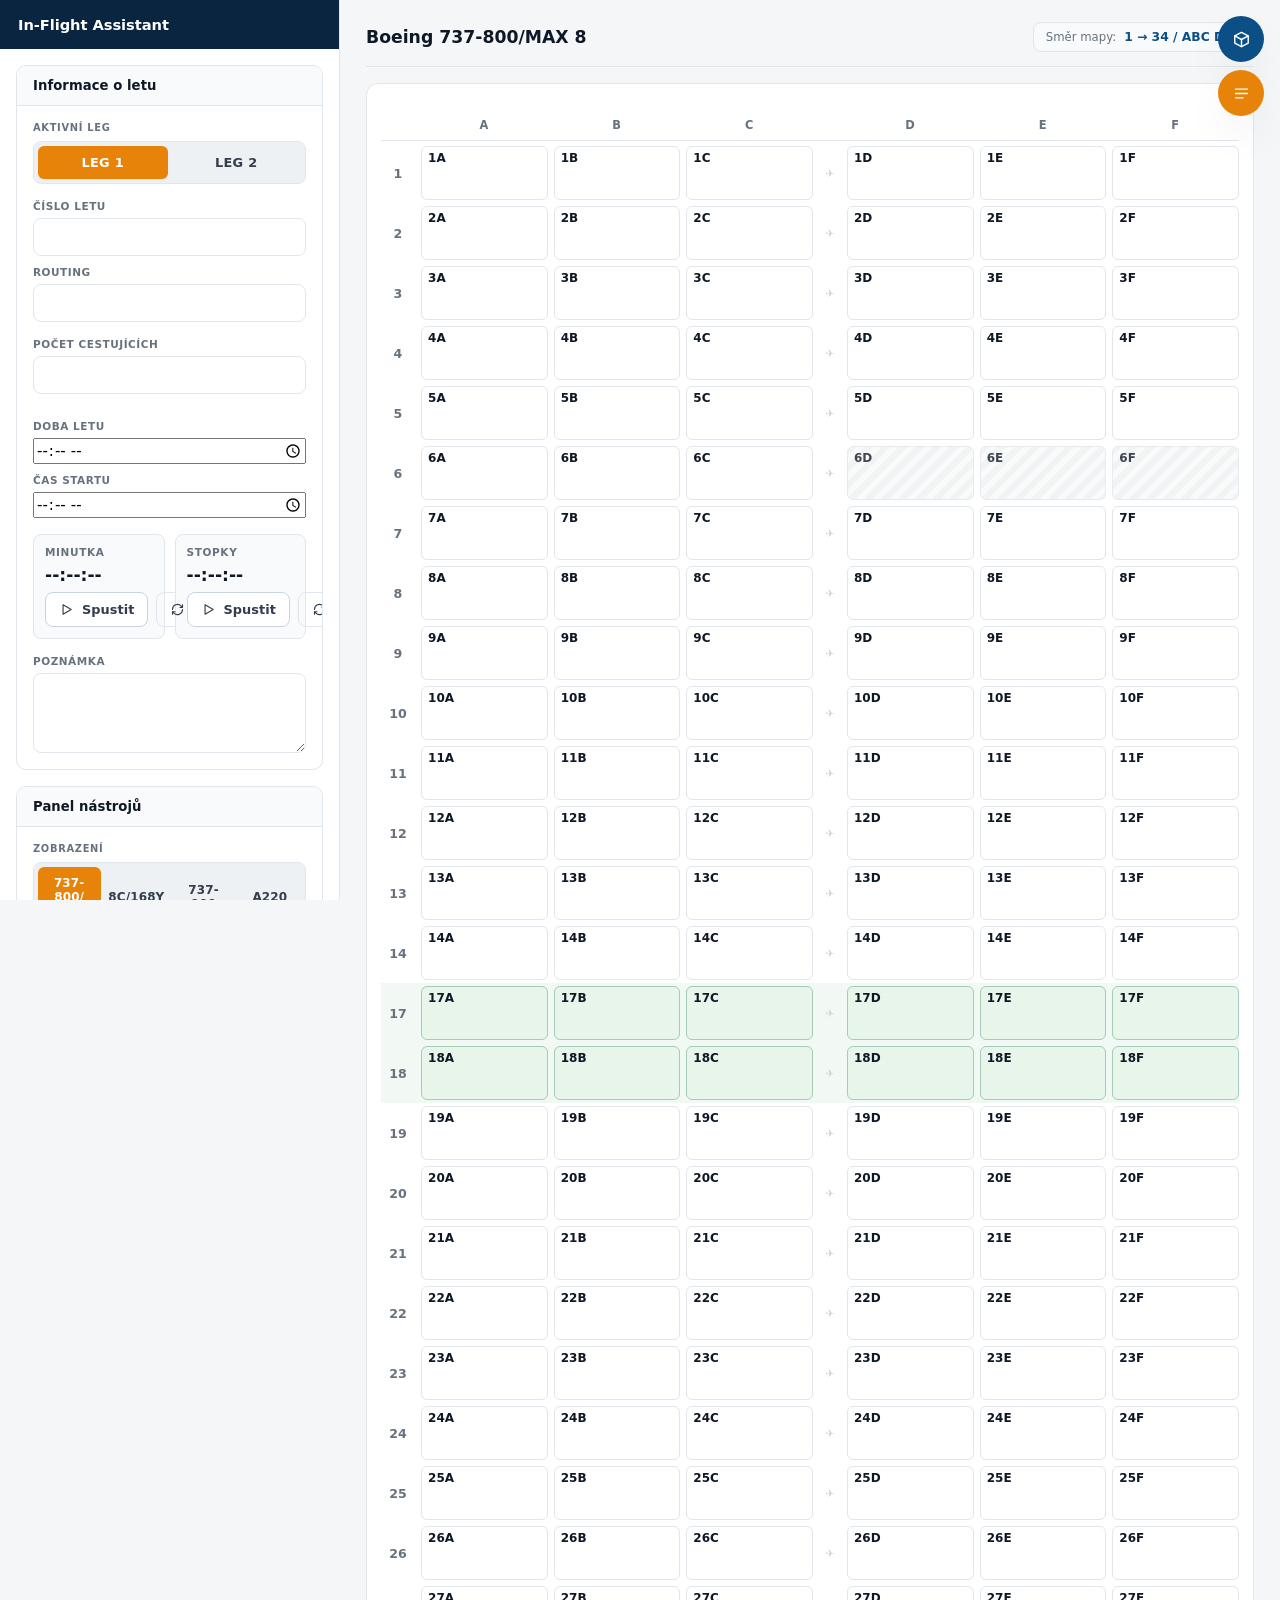
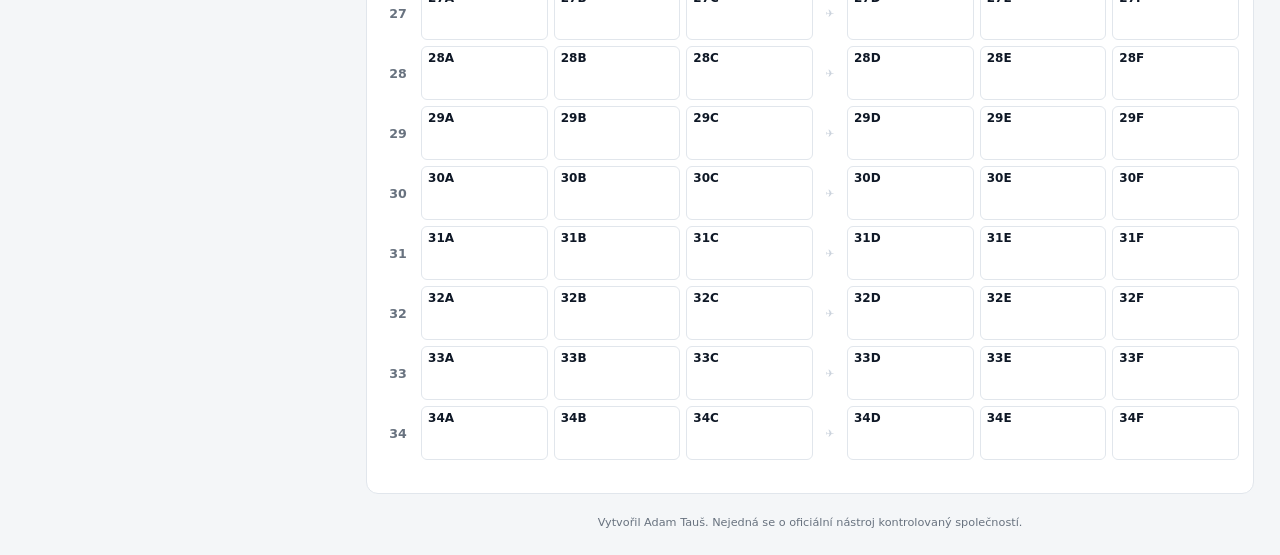
<file: ifa-test/index.html>
<!DOCTYPE html>
<html lang="cs">
<head>
<meta charset="UTF-8" />
<meta name="viewport" content="width=device-width, initial-scale=1.0, viewport-fit=cover" />
<title>In-Flight Assistant</title>
<link rel="apple-touch-icon" href="icon-ifa.png">
<link rel="manifest" href="manifest.json">
<meta name="theme-color" content="#004289">
<meta name="apple-mobile-web-app-capable" content="yes">
<meta name="apple-mobile-web-app-status-bar-style" content="default">
<meta name="apple-mobile-web-app-title" content="In-Flight Assistant">

<style>
:root{
  --blue:#0b4f86;
  --blue-dark:#083c68;
  --blue-light:#e8f0f9;
  --navy:#0a2540;
  --orange:#e8830a;
  --orange-dark:#c96e00;

  --bg:#f4f6f8;
  --bg2:#eef1f4;
  --panel:#ffffff;
  --panel-soft:#f8fafb;
  --panel-alt:#eef1f4;
  --line:#e1e6ec;
  --line-strong:#cbd3dd;
  --text:#333d4d;
  --heading:#0f1826;
  --muted:#68727f;

  --seat:#ffffff;
  --seat-selected:#e5eefb;
  --exit:#e7f5ea;
  --exit-line:#2f9e52;
  --disabled:#eef0f3;

  --pill-fresh-bg:#fbe7cf;
  --pill-fresh-text:#8a4c04;
  --pill-pax-bg:#eae4fb;
  --pill-pax-text:#5b2fb0;
  --pill-catering-bg:#fbdede;
  --pill-catering-text:#932222;
  --pill-note-bg:#e9edf2;
  --pill-note-text:#48535f;

  --success-bg:#e5f4e9;
  --success-border:#a9d9b6;
  --success-text:#1c6b39;
  --warning-bg:#fbf0dc;
  --warning-border:#e7c581;
  --warning-text:#8a5b0a;
  --danger:#c0362b;
  --danger-dark:#9c2a20;

  --radius-xs:4px;
  --radius-sm:6px;
  --radius-md:8px;
  --radius-lg:10px;
  --radius-xl:12px;

  --shadow-sm:0 1px 2px rgba(15,23,42,.05);
  --shadow:0 1px 3px rgba(15,23,42,.06), 0 8px 20px -10px rgba(15,23,42,.15);
  --shadow-lg:0 20px 44px -14px rgba(15,23,42,.28);
  --focus-ring:0 0 0 3px color-mix(in srgb, var(--blue) 30%, transparent);
}
body.dark{
  --blue:#4f8fd6;
  --blue-dark:#3a76bb;
  --blue-light:#132943;
  --navy:#050d18;
  --orange:#f2a13d;
  --orange-dark:#d6862a;

  --bg:#0c0f14;
  --bg2:#0f1319;
  --panel:#151a21;
  --panel-soft:#1a2029;
  --panel-alt:#1e252f;
  --line:#2a323d;
  --line-strong:#3a4553;
  --text:#dde2e8;
  --heading:#f5f7f9;
  --muted:#8993a1;

  --seat:#171d26;
  --seat-selected:#1f3a5c;
  --exit:#132a1e;
  --exit-line:#3fbd6a;
  --disabled:#20262e;

  --pill-fresh-bg:#4a3313;
  --pill-fresh-text:#f0c483;
  --pill-pax-bg:#33254e;
  --pill-pax-text:#dcc9fb;
  --pill-catering-bg:#4c2020;
  --pill-catering-text:#f5c2c2;
  --pill-note-bg:#232a33;
  --pill-note-text:#c7d0da;

  --success-bg:#132a1c;
  --success-border:#28553a;
  --success-text:#7fcf9a;
  --warning-bg:#33280f;
  --warning-border:#5c4a1e;
  --warning-text:#e8bd6c;
  --danger:#e0574a;
  --danger-dark:#b8402f;

  --shadow-sm:0 1px 2px rgba(0,0,0,.4);
  --shadow:0 1px 2px rgba(0,0,0,.3), 0 10px 24px -12px rgba(0,0,0,.55);
  --shadow-lg:0 24px 50px -16px rgba(0,0,0,.6);
  --focus-ring:0 0 0 3px color-mix(in srgb, var(--blue) 40%, transparent);
}
:root{
  --i-rotate: url("data:image/svg+xml,<svg xmlns='http://www.w3.org/2000/svg' viewBox='0 0 24 24' fill='none' stroke='%23000' stroke-width='1.8' stroke-linecap='round' stroke-linejoin='round'><path d='M20 12a8 8 0 1 1-2.6-5.9'/><path d='M20 4v5h-5'/></svg>");
  --i-grid: url("data:image/svg+xml,<svg xmlns='http://www.w3.org/2000/svg' viewBox='0 0 24 24' fill='none' stroke='%23000' stroke-width='1.8' stroke-linecap='round' stroke-linejoin='round'><rect x='3.5' y='3.5' width='7' height='7' rx='1.2'/><rect x='13.5' y='3.5' width='7' height='7' rx='1.2'/><rect x='3.5' y='13.5' width='7' height='7' rx='1.2'/><rect x='13.5' y='13.5' width='7' height='7' rx='1.2'/></svg>");
  --i-moon: url("data:image/svg+xml,<svg xmlns='http://www.w3.org/2000/svg' viewBox='0 0 24 24' fill='none' stroke='%23000' stroke-width='1.8' stroke-linecap='round' stroke-linejoin='round'><path d='M20.5 14.5A8.5 8.5 0 1 1 9.5 3.5a7 7 0 0 0 11 11z'/></svg>");
  --i-sun: url("data:image/svg+xml,<svg xmlns='http://www.w3.org/2000/svg' viewBox='0 0 24 24' fill='none' stroke='%23000' stroke-width='1.8' stroke-linecap='round' stroke-linejoin='round'><circle cx='12' cy='12' r='4'/><path d='M12 2.5v2.5M12 19v2.5M4.2 4.2l1.8 1.8M18 18l1.8 1.8M2.5 12H5M19 12h2.5M4.2 19.8 6 18M18 6l1.8-1.8'/></svg>");
  --i-info: url("data:image/svg+xml,<svg xmlns='http://www.w3.org/2000/svg' viewBox='0 0 24 24' fill='none' stroke='%23000' stroke-width='1.8' stroke-linecap='round' stroke-linejoin='round'><circle cx='12' cy='12' r='8.5'/><path d='M12 11v5.5'/><path d='M12 8.2v.1'/></svg>");
  --i-search: url("data:image/svg+xml,<svg xmlns='http://www.w3.org/2000/svg' viewBox='0 0 24 24' fill='none' stroke='%23000' stroke-width='1.8' stroke-linecap='round' stroke-linejoin='round'><circle cx='10.5' cy='10.5' r='6.5'/><path d='M20 20l-4.8-4.8'/></svg>");
  --i-tag: url("data:image/svg+xml,<svg xmlns='http://www.w3.org/2000/svg' viewBox='0 0 24 24' fill='none' stroke='%23000' stroke-width='1.8' stroke-linecap='round' stroke-linejoin='round'><path d='M20 13.3 12.7 20.6a1.5 1.5 0 0 1-2.1 0l-7.2-7.2a1.5 1.5 0 0 1 0-2.1L10.7 4H18a2 2 0 0 1 2 2v7.3z'/><circle cx='14.2' cy='9.8' r='1.4'/></svg>");
  --i-box: url("data:image/svg+xml,<svg xmlns='http://www.w3.org/2000/svg' viewBox='0 0 24 24' fill='none' stroke='%23000' stroke-width='1.8' stroke-linecap='round' stroke-linejoin='round'><path d='M20.5 7.5 12 3 3.5 7.5v9L12 21l8.5-4.5v-9z'/><path d='M3.5 7.5 12 12l8.5-4.5M12 12v9'/></svg>");
  --i-download: url("data:image/svg+xml,<svg xmlns='http://www.w3.org/2000/svg' viewBox='0 0 24 24' fill='none' stroke='%23000' stroke-width='1.8' stroke-linecap='round' stroke-linejoin='round'><path d='M12 3.5v11'/><path d='M7.5 10l4.5 4.5L16.5 10'/><path d='M4.5 19.5h15'/></svg>");
  --i-upload: url("data:image/svg+xml,<svg xmlns='http://www.w3.org/2000/svg' viewBox='0 0 24 24' fill='none' stroke='%23000' stroke-width='1.8' stroke-linecap='round' stroke-linejoin='round'><path d='M12 19.5v-11'/><path d='M7.5 13l4.5-4.5L16.5 13'/><path d='M4.5 4.5h15'/></svg>");
  --i-trash: url("data:image/svg+xml,<svg xmlns='http://www.w3.org/2000/svg' viewBox='0 0 24 24' fill='none' stroke='%23000' stroke-width='1.8' stroke-linecap='round' stroke-linejoin='round'><path d='M4.5 7h15'/><path d='M9.5 7V4.6c0-.6.5-1.1 1.1-1.1h2.8c.6 0 1.1.5 1.1 1.1V7'/><path d='M6.5 7l1 12.4c0 .6.5 1.1 1.1 1.1h6.8c.6 0 1-.5 1.1-1.1L17.5 7'/></svg>");
  --i-list: url("data:image/svg+xml,<svg xmlns='http://www.w3.org/2000/svg' viewBox='0 0 24 24' fill='none' stroke='%23000' stroke-width='1.8' stroke-linecap='round' stroke-linejoin='round'><path d='M4.5 6.5h15M4.5 12h15M4.5 17.5h9.5'/></svg>");
  --i-play: url("data:image/svg+xml,<svg xmlns='http://www.w3.org/2000/svg' viewBox='0 0 24 24' fill='none' stroke='%23000' stroke-width='1.8' stroke-linecap='round' stroke-linejoin='round'><path d='M6.5 4.5v15l13-7.5z'/></svg>");
  --i-refresh: url("data:image/svg+xml,<svg xmlns='http://www.w3.org/2000/svg' viewBox='0 0 24 24' fill='none' stroke='%23000' stroke-width='1.8' stroke-linecap='round' stroke-linejoin='round'><path d='M4 12a8 8 0 0 1 13.7-5.7L20 8.5'/><path d='M20 4.5v4h-4'/><path d='M20 12a8 8 0 0 1-13.7 5.7L4 15.5'/><path d='M4 19.5v-4h4'/></svg>");
  --i-close: url("data:image/svg+xml,<svg xmlns='http://www.w3.org/2000/svg' viewBox='0 0 24 24' fill='none' stroke='%23000' stroke-width='1.8' stroke-linecap='round' stroke-linejoin='round'><path d='M6 6l12 12M18 6L6 18'/></svg>");
  --i-check: url("data:image/svg+xml,<svg xmlns='http://www.w3.org/2000/svg' viewBox='0 0 24 24' fill='none' stroke='%23000' stroke-width='1.8' stroke-linecap='round' stroke-linejoin='round'><path d='M5 12.5l4.5 4.5L19.5 7'/></svg>");
  --i-plus: url("data:image/svg+xml,<svg xmlns='http://www.w3.org/2000/svg' viewBox='0 0 24 24' fill='none' stroke='%23000' stroke-width='1.8' stroke-linecap='round' stroke-linejoin='round'><path d='M12 5v14M5 12h14'/></svg>");
}
*{box-sizing:border-box}
html{scroll-behavior:smooth;font-size:15px}
html,body{margin:0;padding:0}
body{
  font-family:Inter,system-ui,-apple-system,Segoe UI,Roboto,Arial,sans-serif;
  color:var(--text);
  background:var(--bg);
  color-scheme:light;
  -webkit-font-smoothing:antialiased;
  text-rendering:optimizeLegibility;
  transition:background-color .2s ease,color .2s ease;
}
body.dark{color-scheme:dark}
.app{display:grid;grid-template-columns:340px 1fr;min-height:100vh}
.sidebar{background:var(--panel);border-right:1px solid var(--line);display:flex;flex-direction:column;position:sticky;top:0;height:100vh;overflow:auto}
.sidebar-header{position:sticky;top:0;z-index:6;flex:0 0 auto;display:flex;align-items:center;padding:16px 18px;background:var(--navy);color:#fff}
.sidebar-header h1{margin:0;font-size:.98rem;font-weight:650;color:#fff;letter-spacing:-.005em}
.sidebar-body{flex:1 1 auto;padding:16px;display:flex;flex-direction:column;gap:16px}
.main{padding:22px 26px;overflow:auto}
h1,h2,h3{margin:0 0 8px;color:var(--heading);font-weight:650}
h1{font-size:1.2rem}
h2{font-size:1rem}
p,label,small{color:var(--muted)}
.card{background:var(--panel);border:1px solid var(--line);border-radius:var(--radius-lg);overflow:hidden;display:flex;flex-direction:column}
.card-header{flex:0 0 auto;display:flex;align-items:center;justify-content:space-between;gap:10px;padding:12px 16px;background:var(--panel-soft);border-bottom:1px solid var(--line)}
.card-header h2{margin:0;font-size:.88rem;font-weight:650;color:var(--heading);letter-spacing:.005em}
.card-body{flex:1 1 auto;padding:16px;display:flex;flex-direction:column;gap:16px}
.nav-group{display:flex;flex-direction:column;gap:8px}
.nav-group-label{font-size:.66rem;font-weight:700;letter-spacing:.07em;text-transform:uppercase;color:var(--muted)}
.row{display:flex;gap:8px;flex-wrap:wrap;align-items:center}
.space-between{justify-content:space-between}
.btn-row{display:grid;grid-template-columns:repeat(auto-fit,minmax(148px,1fr));gap:8px}
.field-row{display:grid;grid-template-columns:repeat(auto-fit,minmax(140px,1fr));gap:10px}
.field{display:flex;flex-direction:column;gap:6px;min-width:0}
.field label{font-size:.7rem;font-weight:700;text-transform:uppercase;letter-spacing:.05em;color:var(--muted)}
input,textarea,button,select{font:inherit}
input[type=text],textarea{
  width:100%;min-width:0;max-width:100%;border:1px solid var(--line);border-radius:var(--radius-md);padding:9px 11px;background:var(--panel);color:var(--text);outline:none;box-sizing:border-box;
  transition:border-color .15s ease,box-shadow .15s ease
}
input[type=text]:focus,textarea:focus{border-color:var(--blue);box-shadow:var(--focus-ring)}
textarea{resize:vertical;min-height:80px}
select{width:100%;min-width:0;max-width:100%;border:1px solid var(--line);border-radius:var(--radius-md);padding:9px 11px;background:var(--panel);color:var(--text);outline:none;box-sizing:border-box;transition:border-color .15s ease,box-shadow .15s ease}
select:focus{border-color:var(--blue);box-shadow:var(--focus-ring)}
button{-webkit-appearance:none;appearance:none;-webkit-tap-highlight-color:transparent;border:none;border-radius:var(--radius-md);padding:9px 13px;background:var(--blue);color:#fff;font-weight:600;font-size:.86rem;cursor:pointer;letter-spacing:.003em;transition:background-color .15s ease,border-color .15s ease,box-shadow .15s ease,opacity .15s ease}
button:active{background:var(--blue-dark)}
button.secondary:active{background:var(--panel-alt)}
button.ghost:active{background:var(--panel-soft)}
.delivery-chip:active{background:var(--panel-alt)}
.leg-tab:active,.letter-btn:active,.aircraft-tab:active{background:transparent}
#freshSummaryFab:active{background:var(--orange-dark)}
button:active{opacity:.9}
button:focus-visible{outline:none;box-shadow:var(--focus-ring)}
button:disabled{opacity:.45;cursor:not-allowed}
button.secondary{background:var(--panel);color:var(--text);border:1px solid var(--line-strong)}
button.warn{background:var(--orange);color:#fff}
button.danger{background:var(--danger);color:#fff}
button.ghost{background:transparent;color:var(--text);border:1px solid var(--line)}
button.small{padding:7px 11px;font-size:.78rem}
button[data-icon]{display:inline-flex;align-items:center;justify-content:center;gap:8px}
button[data-icon]::before{content:"";width:15px;height:15px;flex:0 0 auto;background-color:currentColor;-webkit-mask-repeat:no-repeat;mask-repeat:no-repeat;-webkit-mask-position:center;mask-position:center;-webkit-mask-size:contain;mask-size:contain}
button.small[data-icon]::before{width:13px;height:13px}
button[data-icon="rotate"]::before{-webkit-mask-image:var(--i-rotate);mask-image:var(--i-rotate)}
button[data-icon="grid"]::before{-webkit-mask-image:var(--i-grid);mask-image:var(--i-grid)}
button[data-icon="theme"]::before{-webkit-mask-image:var(--i-moon);mask-image:var(--i-moon)}
body.dark button[data-icon="theme"]::before{-webkit-mask-image:var(--i-sun);mask-image:var(--i-sun)}
button[data-icon="info"]::before{-webkit-mask-image:var(--i-info);mask-image:var(--i-info)}
button[data-icon="search"]::before{-webkit-mask-image:var(--i-search);mask-image:var(--i-search)}
button[data-icon="tag"]::before{-webkit-mask-image:var(--i-tag);mask-image:var(--i-tag)}
button[data-icon="box"]::before{-webkit-mask-image:var(--i-box);mask-image:var(--i-box)}
button[data-icon="download"]::before{-webkit-mask-image:var(--i-download);mask-image:var(--i-download)}
button[data-icon="upload"]::before{-webkit-mask-image:var(--i-upload);mask-image:var(--i-upload)}
button[data-icon="trash"]::before{-webkit-mask-image:var(--i-trash);mask-image:var(--i-trash)}
button[data-icon="list"]::before{-webkit-mask-image:var(--i-list);mask-image:var(--i-list)}
button[data-icon="play"]::before{-webkit-mask-image:var(--i-play);mask-image:var(--i-play)}
button[data-icon="refresh"]::before{-webkit-mask-image:var(--i-refresh);mask-image:var(--i-refresh)}
button[data-icon="close"]::before{-webkit-mask-image:var(--i-close);mask-image:var(--i-close)}
button[data-icon="check"]::before{-webkit-mask-image:var(--i-check);mask-image:var(--i-check)}
button[data-icon="plus"]::before{-webkit-mask-image:var(--i-plus);mask-image:var(--i-plus)}
.legend-grid{display:grid;grid-template-columns:1fr 1fr;gap:8px}
.legend-item{display:flex;gap:8px;align-items:center;font-size:.82rem;color:var(--text)}
.swatch{width:13px;height:13px;border-radius:3px;border:1px solid rgba(0,0,0,.1);flex:0 0 13px}
.legend-panel{display:none}
.legend-panel.open{display:flex;flex-direction:column;gap:12px}
.tool-section{padding:14px;border:1px solid var(--line);border-radius:var(--radius-lg);background:var(--panel-soft)}
.tool-section h2,.tool-section h3{margin-top:0}
.list{max-height:220px;overflow:auto;display:flex;flex-direction:column;gap:7px}
.list-item{padding:9px 11px;border:1px solid var(--line);border-radius:var(--radius-md);background:var(--panel);color:var(--text);font-size:.86rem}
.delivery-chips{display:flex;flex-wrap:wrap;gap:6px;margin-top:8px}
.delivery-chip{border:1px solid var(--line);background:var(--panel-soft);color:var(--text);border-radius:var(--radius-sm);padding:5px 9px;font-size:.78rem;font-weight:600;cursor:pointer;transition:background-color .15s ease,border-color .15s ease}
.delivery-chip.done{background:var(--success-bg);border-color:var(--success-border);color:var(--success-text)}
.delivery-chip.partial{background:var(--warning-bg);border-color:var(--warning-border);color:var(--warning-text)}
.delivery-chip .tick{margin-left:4px;font-weight:800}
.delivery-hint{margin-top:6px;font-size:.75rem;color:var(--muted)}
.delivery-actions{display:flex;gap:8px;flex-wrap:wrap;margin-top:8px}
.delivery-action{border:1px solid var(--line);background:var(--panel-soft);color:var(--text);border-radius:var(--radius-sm);padding:7px 10px;font-size:.76rem;font-weight:700;cursor:pointer;transition:background-color .15s ease,border-color .15s ease}
.delivery-action.done{background:var(--success-bg);border-color:var(--success-border);color:var(--success-text)}
.seat-top{display:flex;align-items:center;justify-content:space-between;gap:4px}
.seat-status{display:inline-flex;align-items:center;justify-content:center;width:15px;height:15px;border-radius:50%;font-size:.64rem;font-weight:800;border:1px solid var(--line);background:var(--panel-soft);color:var(--muted);flex:0 0 15px}
.seat-status.partial{background:var(--warning-bg);border-color:var(--warning-border);color:var(--warning-text)}
.seat-status.done{background:var(--success-bg);border-color:var(--success-border);color:var(--success-text)}
.seatmap-wrap{max-width:1240px;margin:0 auto}
.topbar{display:flex;justify-content:space-between;gap:12px;flex-wrap:wrap;align-items:center;margin-bottom:16px;padding-bottom:14px;border-bottom:1px solid var(--line)}
.topbar h2{margin:0;font-size:1.15rem;font-weight:650}
.orientation-pill{display:inline-flex;align-items:center;gap:8px;background:var(--panel-soft);border:1px solid var(--line);border-radius:var(--radius-md);padding:7px 12px;font-size:.82rem}
.orientation-pill .muted{font-size:.78rem}
.orientation-value{color:var(--blue);font-weight:700;font-variant-numeric:tabular-nums}
.seatmap{--left-cols:3;--right-cols:3;background:var(--panel);border:1px solid var(--line);border-radius:var(--radius-xl);padding:16px 14px 20px;overflow:hidden}
.aircraft-head,.aircraft-tail{text-align:center;color:var(--muted);font-size:.75rem;letter-spacing:.2em;margin:2px 0 10px;font-weight:700;text-transform:uppercase}
.grid-header,.seat-row{display:grid;grid-template-columns:34px repeat(var(--left-cols),1fr) 22px repeat(var(--right-cols),1fr);gap:6px;align-items:center}
.seat-empty{visibility:hidden}
.grid-header{position:sticky;top:0;padding:8px 0;margin-bottom:2px;background:var(--panel);border-bottom:1px solid var(--line);z-index:2;color:var(--muted);font-weight:700;font-size:.76rem;letter-spacing:.08em;text-align:center}
.grid-header-sub{position:static;margin-top:4px}
.rownum{text-align:center;font-weight:650;color:var(--muted);font-size:.84rem;font-variant-numeric:tabular-nums}
.seat-row{padding:3px 0}
.seat-row.exit-row{background:color-mix(in srgb, var(--exit-line) 6%, transparent)}
.aisle{text-align:center;color:var(--line-strong);font-size:.7rem}
.seat{min-height:54px;max-height:54px;border-radius:var(--radius-sm);border:1px solid var(--line);background:var(--seat);padding:5px 6px 4px;text-align:left;cursor:pointer;overflow:hidden;display:flex;flex-direction:column;transition:border-color .12s ease,background-color .12s ease}
.seat:not(.disabled):active{background:var(--panel-alt)}
.seat.exit{background:var(--exit);border-color:color-mix(in srgb, var(--exit-line) 35%, var(--line))}
.seat.selected{border-color:var(--orange);box-shadow:inset 0 0 0 1px var(--orange)}
.seat.has-data{border-color:var(--blue);box-shadow:inset 0 0 0 1px var(--blue)}
.seat.disabled{
  background:repeating-linear-gradient(135deg,var(--disabled) 0px,var(--disabled) 6px,var(--panel-soft) 6px,var(--panel-soft) 12px);
  color:var(--muted);cursor:not-allowed;opacity:.8
}
.seat-topline{display:flex;align-items:center;justify-content:space-between;gap:4px;margin-bottom:3px}
.seat-id{font-weight:700;color:var(--heading);font-size:.8rem;line-height:1.1;margin-bottom:0}
.seat-status-badge{width:15px;height:15px;border-radius:50%;display:inline-flex;align-items:center;justify-content:center;font-size:.64rem;font-weight:800;flex:0 0 15px;border:1px solid transparent}
.seat-status-badge.done{background:var(--success-bg);border-color:var(--success-border);color:var(--success-text)}
.seat-status-badge.partial{background:var(--warning-bg);border-color:var(--warning-border);color:var(--warning-text)}
.seat-meta{display:flex;flex-direction:column;gap:2px;font-size:.6rem;line-height:1.15;overflow:hidden}
.pill{display:inline-flex;align-items:center;width:max-content;max-width:100%;white-space:nowrap;overflow:hidden;text-overflow:ellipsis;padding:1px 5px;border-radius:var(--radius-xs);font-weight:650}
.pill-fresh{background:var(--pill-fresh-bg);color:var(--pill-fresh-text)}
.pill-pax{background:var(--pill-pax-bg);color:var(--pill-pax-text)}
.pill-catering{background:var(--pill-catering-bg);color:var(--pill-catering-text)}
.pill-note{background:var(--pill-note-bg);color:var(--pill-note-text)}
.muted{color:var(--muted)}
.modal{position:fixed;inset:0;background:rgba(8,12,20,.55);backdrop-filter:blur(2px);display:none;align-items:center;justify-content:center;padding:16px;z-index:50}
.modal.open{display:flex}
.modal-box{width:min(960px,100%);max-height:92vh;overflow:auto;background:var(--panel);border:1px solid var(--line);border-radius:var(--radius-xl);box-shadow:var(--shadow-lg);color:var(--text);display:flex;flex-direction:column}
.modal-header{flex:0 0 auto;display:flex;align-items:center;justify-content:space-between;gap:10px;padding:16px 20px;border-bottom:1px solid var(--line);background:var(--panel-soft);position:sticky;top:0;z-index:2}
.modal-header h2{margin:0;font-size:1rem;font-weight:650}
.modal-body{padding:20px}
.modal-grid{display:grid;grid-template-columns:1fr 1fr;gap:18px}
.section-block{display:flex;flex-direction:column;gap:10px}
.section-title{font-size:.72rem;font-weight:700;text-transform:uppercase;letter-spacing:.07em;color:var(--muted);margin:0}
.check-grid{display:grid;grid-template-columns:repeat(2,minmax(0,1fr));gap:7px 9px;color:var(--text)}
.check-grid label{display:flex;align-items:center;gap:7px;padding:7px 9px;border:1px solid var(--line);border-radius:var(--radius-sm);background:var(--panel-soft);font-size:.82rem;font-weight:550;cursor:pointer;transition:border-color .15s ease,background-color .15s ease}
.check-grid label:has(input:checked){border-color:var(--blue);background:var(--blue-light);color:var(--heading)}
.products{display:grid;grid-template-columns:repeat(2,minmax(0,1fr));gap:8px}
.product{border:1px solid var(--line);border-radius:var(--radius-md);padding:9px;background:var(--panel);display:flex;flex-direction:column;gap:7px}
.product-name{display:flex;align-items:center;gap:7px;font-weight:650;color:var(--heading);font-size:.85rem}
.product-icon{width:52px;height:52px;flex:0 0 auto;object-fit:contain;border-radius:8px;background:#fff;border:1px solid var(--line);padding:3px}
.qty{display:flex;align-items:center;justify-content:space-between;gap:8px}
.qty-controls{display:flex;align-items:center;gap:9px}
.qty-btn{width:32px;height:32px;border-radius:var(--radius-sm);background:var(--panel-soft);color:var(--text);border:1px solid var(--line);font-weight:700;padding:0;font-size:1.05rem;display:flex;align-items:center;justify-content:center;touch-action:manipulation;transition:background-color .15s ease,border-color .15s ease}
.qty-number{min-width:22px;text-align:center;font-weight:700;font-size:.92rem;color:var(--text);font-variant-numeric:tabular-nums}
.cart{margin-top:0;background:var(--panel-soft);border:1px dashed var(--line-strong);border-radius:var(--radius-md);padding:9px 10px;min-height:40px;color:var(--text);font-size:.82rem}
.custom-product-input{width:100%;text-transform:uppercase}
.custom-product-input.no-upper{text-transform:none}
.menu-add{display:grid;grid-template-columns:minmax(0,1fr) 64px;gap:7px;margin-top:2px}
.menu-add button{grid-column:1 / -1}
.menu-add input[type=number]{width:100%;min-width:0;box-sizing:border-box;text-align:center;border:1px solid var(--line);border-radius:var(--radius-md);padding:9px 6px;background:var(--panel);color:var(--text);font-weight:700;-moz-appearance:textfield}
.menu-add input[type=number]::-webkit-outer-spin-button,.menu-add input[type=number]::-webkit-inner-spin-button{margin:0;-webkit-appearance:none}
.stock-item .stock-name{min-width:0;overflow-wrap:anywhere}
.tool-section > .stock-summary{margin-top:10px}
.menu-remove{width:28px;height:28px;padding:0;flex:0 0 auto;background:transparent;color:var(--danger);border:1px solid var(--line);border-radius:var(--radius-sm);font-weight:800;line-height:1}
.menu-empty{grid-column:1 / -1;font-size:.82rem;color:var(--muted);padding:6px 2px}
.business-block{padding:9px 11px;border:1px solid var(--line);border-radius:var(--radius-md);background:var(--panel);display:flex;flex-direction:column;gap:6px;font-size:.86rem;color:var(--text)}
.business-label{font-size:.66rem;font-weight:700;letter-spacing:.07em;text-transform:uppercase;color:var(--muted)}
.list-item-head,.summary-row-head{display:flex;align-items:flex-start;justify-content:space-between;gap:8px;margin-bottom:5px}
.list-item-head > strong,.summary-row-head > strong{flex:1 1 auto;font-weight:650}
.delivery-bulk-btn{padding:5px 9px;font-size:.72rem;line-height:1.1}
.code-help{margin-top:10px;font-size:.82rem;color:var(--text);background:var(--panel-alt);border:1px solid var(--line);padding:10px;border-radius:var(--radius-md)}
.sticky-actions{position:sticky;bottom:0;background:linear-gradient(180deg,transparent,var(--panel) 35%);padding:14px 20px 20px}
.modal-actions{display:grid;grid-template-columns:1fr 1fr;gap:10px}
.summary-modal-list{max-height:60vh;overflow:auto;display:flex;flex-direction:column;gap:7px}
.summary-row{padding:9px 11px;border:1px solid var(--line);border-radius:var(--radius-md);background:var(--panel)}

.letter-picker{display:grid;grid-template-columns:repeat(6,minmax(0,1fr));gap:6px;margin-top:8px}
.letter-btn{padding:9px 0;text-align:center;font-weight:650}
.letter-btn.active{background:var(--orange);color:#fff;border:none}

.leg-tabs{position:relative;display:flex;gap:4px;background:var(--panel-alt);border:1px solid var(--line);border-radius:var(--radius-md);padding:4px}
.leg-tabs::before{content:"";position:absolute;top:4px;bottom:4px;left:4px;width:calc(50% - 6px);background:var(--orange);border-radius:var(--radius-sm);box-shadow:var(--shadow-sm);transition:transform .28s cubic-bezier(.4,0,.2,1)}
.leg-tabs:has(.leg-tab[data-leg="1"].active)::before{transform:translateX(calc(100% + 4px))}
.leg-tab{position:relative;z-index:1;flex:1 1 0;text-align:center;background:transparent;color:var(--text);border:none;font-weight:650;letter-spacing:.02em;transition:color .2s ease}
.leg-tab.active{background:transparent;color:#fff}

.aircraft-tabs{position:relative;display:flex;gap:4px;background:var(--panel-alt);border:1px solid var(--line);border-radius:var(--radius-md);padding:4px}
.aircraft-tabs::before{content:"";position:absolute;top:4px;bottom:4px;left:4px;width:calc(25% - 5px);background:var(--orange);border-radius:var(--radius-sm);box-shadow:var(--shadow-sm);transition:transform .28s cubic-bezier(.4,0,.2,1)}
.aircraft-tabs:has(.aircraft-tab:nth-child(2).active)::before{transform:translateX(calc(100% + 4px))}
.aircraft-tabs:has(.aircraft-tab:nth-child(3).active)::before{transform:translateX(calc(200% + 8px))}
.aircraft-tabs:has(.aircraft-tab:nth-child(4).active)::before{transform:translateX(calc(300% + 12px))}
.aircraft-tab{position:relative;z-index:1;flex:1 1 0;text-align:center;background:transparent;color:var(--text);border:none;font-weight:650;font-size:.8rem;letter-spacing:.01em;padding:9px 4px;transition:color .2s ease}
.aircraft-tab.active{background:transparent;color:#fff}
@media (max-width:640px){.aircraft-tab{font-size:.74rem;padding:8px 2px}}
@media (min-width:641px) and (max-width:1100px){.tab-br{display:none}}

.search-grid{display:grid;grid-template-columns:1fr auto;gap:8px}
.search-grid input{min-width:0}
.search-action{display:flex;align-items:end;justify-content:flex-end}
.app-footer{text-align:center;margin:22px 0 4px;font-size:.75rem;color:var(--muted)}
.fab{position:fixed;top:16px;right:16px;z-index:45;width:46px;height:46px;padding:0;border-radius:50%;display:flex;align-items:center;justify-content:center;box-shadow:var(--shadow-lg);opacity:0;transform:translateY(-10px) scale(.9);pointer-events:none;transition:opacity .2s ease,transform .2s ease}
.fab.visible{opacity:1;transform:translateY(0) scale(1);pointer-events:auto}
.fab[data-icon]::before{width:19px;height:19px}
#freshSummaryFab{top:70px;background:var(--orange)}
@media (max-width:640px){
  .fab{top:12px;right:12px;width:44px;height:44px}
  #freshSummaryFab{top:64px}
}
@media (hover:hover) and (pointer:fine){
  button:hover{background:var(--blue-dark)}
  button.secondary:hover{background:var(--panel-alt);border-color:var(--muted)}
  button.warn:hover{background:var(--orange-dark)}
  button.danger:hover{background:var(--danger-dark)}
  button.ghost:hover{background:var(--panel-soft)}
  .delivery-chip:hover{background:var(--panel-alt);border-color:var(--line-strong)}
  .delivery-chip.done:hover{background:var(--success-bg);border-color:var(--success-border)}
  .delivery-chip.partial:hover{background:var(--warning-bg);border-color:var(--warning-border)}
  .delivery-action:hover{background:var(--panel-alt);border-color:var(--line-strong)}
  .delivery-action.done:hover{background:var(--success-bg);border-color:var(--success-border)}
  .seat:not(.disabled):hover{border-color:var(--blue);background:var(--panel-soft)}
  .check-grid label:hover{border-color:var(--line-strong)}
  .qty-btn:hover{background:var(--panel-alt);border-color:var(--line-strong)}
  .letter-btn.active:hover{background:var(--orange-dark)}
  .leg-tab:hover{background:transparent}
  .aircraft-tab:hover{background:transparent}
  .stock-btn:hover:not(:disabled){background:var(--panel-alt)}
  #freshSummaryFab:hover{background:var(--orange-dark)}
}
@media (max-width:1100px){.app{grid-template-columns:1fr}.sidebar{position:relative;height:auto;border-right:none}}
@media (max-width:820px){
  .main{padding:16px}
  .sidebar-body{padding:14px}
  .legend-grid{grid-template-columns:1fr}
  .modal-grid{grid-template-columns:1fr}
  .products{grid-template-columns:1fr 1fr}
}
@media (max-width:640px){
  h1{font-size:1.1rem}
  .topbar{margin-bottom:12px;padding-bottom:12px}
  .seatmap{padding:10px 6px 14px;border-radius:var(--radius-lg)}
  .grid-header,.seat-row{grid-template-columns:26px repeat(var(--left-cols),minmax(0,1fr)) 12px repeat(var(--right-cols),minmax(0,1fr));gap:4px}
  .grid-header{font-size:.66rem}
  .rownum{font-size:.76rem}
  .seat{min-height:46px;max-height:46px;border-radius:var(--radius-xs);padding:4px 4px 3px}
  .seat-id{font-size:.7rem;margin-bottom:2px}
  .seat-status{width:13px;height:13px;font-size:.58rem}
  .seat-meta{font-size:.52rem;gap:2px}
  .pill{padding:1px 4px}
  .aisle{font-size:.58rem}
  .card-header{padding:11px 14px}
  .card-body{padding:14px;gap:14px}
  .modal-header{padding:14px 16px}
  .modal-body{padding:16px}
  .sticky-actions{padding:12px 16px 16px}
  .product{padding:7px}
  .product-name{font-size:.8rem}
  .qty-btn{width:30px;height:30px}
  .seat-status-badge{width:13px;height:13px;font-size:.6rem;flex-basis:13px}
  .check-grid{grid-template-columns:1fr}
  button{padding:9px 11px}
  .mobile-order-1{order:1}.mobile-order-2{order:2}.mobile-order-3{order:3}.mobile-order-4{order:4}
  .search-grid{grid-template-columns:1fr}
  .search-action{grid-column:auto}
  .letter-picker{grid-template-columns:repeat(3,minmax(0,1fr))}
}

#flightNo, #routing { text-transform: uppercase; }


.timer-grid{display:grid;grid-template-columns:repeat(2,minmax(0,1fr));gap:10px}
.timer-box{background:var(--panel-soft);border:1px solid var(--line);border-radius:var(--radius-md);padding:11px;display:flex;flex-direction:column;gap:7px}
.timer-box h2{font-size:.7rem;text-transform:uppercase;letter-spacing:.06em;color:var(--muted);margin:0;font-weight:700}
.timer-display{font-size:1.15rem;font-weight:650;color:var(--heading);margin:0;font-variant-numeric:tabular-nums}
.timer-actions{display:grid;grid-template-columns:1fr 1fr;gap:8px}
.stock-grid{display:flex;flex-wrap:wrap;gap:10px}
.stock-grid .stock-col{flex:1 1 260px;min-width:0}
.stock-grid .stock-col:last-child{flex:1 1 200px}
.stock-col{background:var(--panel-soft);border:1px solid var(--line);border-radius:var(--radius-md);padding:11px;display:flex;flex-direction:column;gap:7px}
.stock-col h3{font-size:.7rem;text-transform:uppercase;letter-spacing:.06em;margin:0;color:var(--muted);font-weight:700}
.stock-list{display:grid;gap:7px}
.stock-item{display:flex;justify-content:space-between;align-items:center;gap:8px;padding:7px 9px;border-radius:var(--radius-sm);background:var(--panel);border:1px solid var(--line)}
.stock-name{display:inline-flex;align-items:center;gap:6px;font-size:.8rem;font-weight:600;color:var(--text)}
.stock-icon{width:40px;height:40px;flex:0 0 auto;object-fit:contain;border-radius:7px;background:#fff;border:1px solid var(--line);padding:2px}
.stock-value{min-width:44px;text-align:right;font-weight:700;color:var(--heading);font-variant-numeric:tabular-nums}
.stock-editor{display:flex;align-items:center;gap:8px}
.stock-btn{width:28px;height:28px;padding:0;border-radius:var(--radius-sm);background:var(--panel-soft);color:var(--text);border:1px solid var(--line);font-weight:800;transition:background-color .15s ease}
.stock-btn:disabled{opacity:.4;cursor:not-allowed}
.stock-input{width:56px;text-align:center;border:1px solid var(--line);border-radius:var(--radius-sm);padding:5px 4px;background:var(--panel);color:var(--text);font-weight:700;-moz-appearance:textfield}
.stock-input::-webkit-outer-spin-button,.stock-input::-webkit-inner-spin-button{margin:0;-webkit-appearance:none}
.stock-hint{margin-top:0;font-size:.75rem;color:var(--muted)}
.stock-summary{padding:9px 11px;border-radius:var(--radius-md);background:var(--blue-light);border:1px solid color-mix(in srgb, var(--blue) 25%, var(--line));font-size:.78rem;color:var(--text)}
.adjust-box{background:var(--panel-soft);border:1px solid var(--line);border-radius:var(--radius-lg);padding:16px;margin:0;display:flex;flex-direction:column;gap:4px}
.adjust-qty{display:flex;align-items:center;justify-content:center;gap:12px;margin-top:6px}
.adjust-number{width:68px;text-align:center;font-size:1.05rem;font-weight:800;color:var(--heading);border:1px solid var(--line);border-radius:var(--radius-sm);padding:6px;background:var(--panel);-moz-appearance:textfield}
.adjust-number::-webkit-outer-spin-button,.adjust-number::-webkit-inner-spin-button{margin:0;-webkit-appearance:none}
.collapsible-hidden{display:none}
@media (max-width:640px){
  .timer-grid{grid-template-columns:1fr}
}

</style>
</head>
<body>
<div class="app">
  <aside class="sidebar">
    <div class="sidebar-header">
      <h1>In-Flight Assistant</h1>
    </div>
    <div class="sidebar-body">

    <div class="card">
      <div class="card-header"><h2>Informace o letu</h2></div>
      <div class="card-body">
      <div class="nav-group">
        <span class="nav-group-label">Aktivní leg</span>
        <div class="leg-tabs" id="legTabs">
          <button type="button" class="leg-tab" data-leg="0">LEG 1</button>
          <button type="button" class="leg-tab" data-leg="1">LEG 2</button>
        </div>
      </div>
      <div class="field-row">
        <div class="field">
          <label for="flightNo">Číslo letu</label>
          <input id="flightNo" type="text" inputmode="text" />
        </div>
        <div class="field">
          <label for="routing">Routing</label>
          <input id="routing" type="text" inputmode="text" />
        </div>
      </div>
      <div class="field-row">
        <div class="field">
          <label for="paxCount">Počet cestujících</label>
          <input id="paxCount" type="text" inputmode="numeric" pattern="[0-9+]*" />
        </div>
        <div class="field" aria-hidden="true"></div>
      </div>
      <div class="field-row">
        <div class="field">
          <label for="flightTime">Doba letu</label>
          <input id="flightTime" type="time" />
        </div>
        <div class="field">
          <label for="startTime">Čas startu</label>
          <input id="startTime" type="time" />
        </div>
      </div>
      <div class="timer-grid">
        <div class="timer-box">
          <h2>Minutka</h2>
          <div class="timer-display" id="countdownDisplay">--:--:--</div>
          <div class="timer-actions">
            <button id="countdownStartBtn" class="secondary" data-icon="play">Spustit</button>
            <button id="countdownResetBtn" class="ghost" data-icon="refresh">Reset</button>
          </div>
        </div>
        <div class="timer-box">
          <h2>Stopky</h2>
          <div class="timer-display" id="stopwatchDisplay">--:--:--</div>
          <div class="timer-actions">
            <button id="stopwatchStartBtn" class="secondary" data-icon="play">Spustit</button>
            <button id="stopwatchResetBtn" class="ghost" data-icon="refresh">Reset</button>
          </div>
        </div>
      </div>
      <div class="field">
        <label for="generalNote">Poznámka</label>
        <textarea id="generalNote"></textarea>
      </div>
      </div>
    </div>

    <div class="card">
      <div class="card-header"><h2>Panel nástrojů</h2></div>
      <div class="card-body">
      <div class="nav-group">
        <span class="nav-group-label">Zobrazení</span>
      <div class="aircraft-tabs" id="aircraftTabs">
        <button type="button" class="aircraft-tab" data-aircraft="b738">737-800/<br class="tab-br">MAX 8</button>
        <button type="button" class="aircraft-tab" data-aircraft="b738c">8C/168Y</button>
        <button type="button" class="aircraft-tab" data-aircraft="b739">737-900</button>
        <button type="button" class="aircraft-tab" data-aircraft="a220">A220</button>
      </div>
      <div class="btn-row">
        <button id="rotateBtn" class="warn" data-icon="rotate">Otočit mapu</button>
        <button id="toggle6defBtn" class="secondary" data-icon="grid">Zobrazit 6DEF</button>
        <button id="toggleMenuBtn" class="secondary" data-icon="list" style="display:none">Menu</button>
      </div>
      <div class="btn-row">
        <button id="themeBtn" class="secondary" data-icon="theme">Tmavý režim</button>
        <button id="legendToggleBtn" class="secondary" data-icon="info">Legenda</button>
      </div>
      </div>
      <div class="nav-group">
        <span class="nav-group-label">Reference</span>
      <div class="btn-row">
        <button id="toggleSeatSearchBtn" class="secondary" data-icon="search">Vyhledání sedadla</button>
        <button id="toggleLegendCodesBtn" class="secondary" data-icon="tag">Zkratky cateringu</button>
      </div>
      <div class="btn-row">
        <button id="toggleFreshStockBtn" class="secondary" data-icon="box">Sklad freshů</button>
      </div>
      </div>
      <div id="legendPanel" class="legend-panel">
        <div id="legendContent" class="tool-section collapsible-hidden">
        <h2>Legenda</h2>
        <div class="legend-grid">
          <div class="legend-item"><span class="swatch" style="background:var(--seat)"></span> běžné sedadlo</div>
          <div class="legend-item"><span class="swatch" style="background:var(--exit)"></span> exit row</div>
          <div class="legend-item"><span class="swatch" style="background:var(--seat-selected)"></span> vybrané sedadlo</div>
          <div class="legend-item"><span class="swatch" style="background:var(--pill-fresh-bg)"></span> fresh produkty</div>
          <div class="legend-item"><span class="swatch" style="background:var(--pill-pax-bg)"></span> special PAX</div>
          <div class="legend-item"><span class="swatch" style="background:var(--pill-catering-bg)"></span> extra catering</div>
          <div class="legend-item"><span class="seat-status-badge partial">✓</span> rozneseno částečně</div>
          <div class="legend-item"><span class="seat-status-badge done">✓</span> rozneseno vše</div>
          <div class="legend-item"><span class="swatch" style="background:var(--disabled)"></span> neaktivní 6DEF</div>
        </div>

        </div>
        <div id="freshStockPanel" class="tool-section collapsible-hidden">
          <div class="stock-grid">
            <div class="stock-col">
              <h3>Sklad freshů</h3>
              <div class="stock-list" id="stockStockListPanel"></div>
            </div>
            <div class="stock-col">
              <h3>K dispozici</h3>
              <div class="stock-list" id="stockAvailableListPanel"></div>
            </div>
          </div>
          <div class="stock-summary" id="stockSummaryPanel">Vyplň sklad freshů. K dispozici se bude počítat automaticky podle prodaných kusů.</div>
        </div>
        <div id="menuPanel" class="tool-section collapsible-hidden">
          <div class="stock-grid">
            <div class="stock-col">
              <h3 id="menuStockTitle">Menu</h3>
              <div class="stock-list" id="menuStockList"></div>
              <div class="menu-add">
                <input id="menuNewName" type="text" placeholder="Název jídla" autocomplete="off" />
                <input id="menuNewQty" type="number" min="0" step="1" inputmode="numeric" placeholder="Ks" />
                <button type="button" id="menuAddBtn" class="secondary" data-icon="plus">Přidat do menu</button>
              </div>
            </div>
            <div class="stock-col">
              <h3>K dispozici</h3>
              <div class="stock-list" id="menuAvailableList"></div>
            </div>
          </div>
          <div class="stock-summary" id="menuSummary"></div>
        </div>
        <div id="seatSearchPanel" class="tool-section collapsible-hidden">
          <h2>Vyhledání sedadla</h2>
          <div class="search-grid">
            <input id="seatRowInput" type="tel" inputmode="numeric" pattern="[0-9]*" />
            <div class="search-action"><button id="findBtn" class="ghost" data-icon="search">Najít</button></div>
          </div>
          <div class="letter-picker" id="letterPicker">
            <button type="button" class="secondary letter-btn" data-letter="A">A</button>
            <button type="button" class="secondary letter-btn" data-letter="B">B</button>
            <button type="button" class="secondary letter-btn" data-letter="C">C</button>
            <button type="button" class="secondary letter-btn" data-letter="D">D</button>
            <button type="button" class="secondary letter-btn" data-letter="E">E</button>
            <button type="button" class="secondary letter-btn" data-letter="F">F</button>
          </div>
          <input id="seatLetterInput" type="hidden" />
        </div>
        <div id="legendCodesContent" class="tool-section collapsible-hidden">
        <h2>Zkratky pro extra catering</h2>
        <div class="code-help">
          <table style="width:100%;border-collapse:collapse;font-size:.9rem;">
            <tr>
<td style="font-weight:700;padding:4px 6px;">SLML</td>
<td style="padding:4px 6px;">Řízky vepřové velké</td>
<td style="padding:4px 6px;">❄️</td>
</tr>
<tr>
<td style="font-weight:700;padding:4px 6px;">SMML</td>
<td style="padding:4px 6px;">Řízky vepřové malé</td>
<td style="padding:4px 6px;">❄️</td>
</tr>
<tr>
<td style="font-weight:700;padding:4px 6px;">SNML</td>
<td style="padding:4px 6px;">Řízky kuřecí velké</td>
<td style="padding:4px 6px;">❄️</td>
</tr>
<tr>
<td style="font-weight:700;padding:4px 6px;">SOML</td>
<td style="padding:4px 6px;">Řízky kuřecí malé</td>
<td style="padding:4px 6px;">❄️</td>
</tr>
<tr>
<td style="font-weight:700;padding:4px 6px;">RIZVT</td>
<td style="padding:4px 6px;">Řízky telecí velké</td>
<td style="padding:4px 6px;">❄️</td>
</tr>
<tr>
<td style="font-weight:700;padding:4px 6px;">RIZMT</td>
<td style="padding:4px 6px;">Řízky telecí malé</td>
<td style="padding:4px 6px;">❄️</td>
</tr>
<tr>
<td style="font-weight:700;padding:4px 6px;">SIML</td>
<td style="padding:4px 6px;">Řízky vepřové teplé</td>
<td style="padding:4px 6px;">🔥</td>
</tr>
<tr>
<td style="font-weight:700;padding:4px 6px;">SJML</td>
<td style="padding:4px 6px;">Řízky kuřecí teplé</td>
<td style="padding:4px 6px;">🔥</td>
</tr>
<tr>
<td style="font-weight:700;padding:4px 6px;">ACML</td>
<td style="padding:4px 6px;">Špenátový quiche</td>
<td style="padding:4px 6px;">🔥</td>
</tr>
<tr>
<td style="font-weight:700;padding:4px 6px;">KEML</td>
<td style="padding:4px 6px;">Lívance</td>
<td style="padding:4px 6px;">🔥</td>
</tr>
<tr>
<td style="font-weight:700;padding:4px 6px;">AWML</td>
<td style="padding:4px 6px;">Brioška Pain Perdu</td>
<td style="padding:4px 6px;">🔥</td>
</tr>
<tr>
<td style="font-weight:700;padding:4px 6px;">SVML</td>
<td style="padding:4px 6px;">Dětské jídlo (kuřecí)</td>
<td style="padding:4px 6px;">🔥</td>
</tr>
<tr>
<td style="font-weight:700;padding:4px 6px;">SXML</td>
<td style="padding:4px 6px;">Dětské jídlo (bageta)</td>
<td style="padding:4px 6px;">❄️</td>
</tr>
<tr>
<td style="font-weight:700;padding:4px 6px;">CNML</td>
<td style="padding:4px 6px;">Kanapky</td>
<td style="padding:4px 6px;">❄️</td>
</tr>
<tr>
<td style="font-weight:700;padding:4px 6px;">SQML</td>
<td style="padding:4px 6px;">Ovocné špízy</td>
<td style="padding:4px 6px;">❄️</td>
</tr>
<tr>
<td style="font-weight:700;padding:4px 6px;">SRML</td>
<td style="padding:4px 6px;">Ovocný talíř</td>
<td style="padding:4px 6px;">❄️</td>
</tr>
<tr>
<td style="font-weight:700;padding:4px 6px;">SKML</td>
<td style="padding:4px 6px;">Mini deserty</td>
<td style="padding:4px 6px;">❄️</td>
</tr>
<tr>
<td style="font-weight:700;padding:4px 6px;">SUML</td>
<td style="padding:4px 6px;">Chlebíčky</td>
<td style="padding:4px 6px;">❄️</td>
</tr>
<tr>
<td style="font-weight:700;padding:4px 6px;">SZML</td>
<td style="padding:4px 6px;">Víno bílé</td>
<td style="padding:4px 6px;">⚪</td>
</tr>
<tr>
<td style="font-weight:700;padding:4px 6px;">WRML</td>
<td style="padding:4px 6px;">Víno červené</td>
<td style="padding:4px 6px;">🔴</td>
</tr>
<tr>
<td style="font-weight:700;padding:4px 6px;">SYML</td>
<td style="padding:4px 6px;">Sekt</td>
<td style="padding:4px 6px;">🍾</td>
</tr>
<tr>
<td style="font-weight:700;padding:4px 6px;">MEML</td>
<td style="padding:4px 6px;">Moet</td>
<td style="padding:4px 6px;">🍾</td>
</tr>
<tr>
<td style="font-weight:700;padding:4px 6px;">BBML</td>
<td style="padding:4px 6px;">Kojenecké</td>
<td style="padding:4px 6px;">❄️</td>
</tr>
<tr>
<td style="font-weight:700;padding:4px 6px;">AXML</td>
<td style="padding:4px 6px;">Hovězí, sýr</td>
<td style="padding:4px 6px;">❄️</td>
</tr>
<tr>
<td style="font-weight:700;padding:4px 6px;">KFML</td>
<td style="padding:4px 6px;">Uzená kachní prsa</td>
<td style="padding:4px 6px;">❄️</td>
</tr>
<tr>
<td style="font-weight:700;padding:4px 6px;">KPML</td>
<td style="padding:4px 6px;">Marinovaný sleď</td>
<td style="padding:4px 6px;">❄️</td>
</tr>
<tr>
<td style="font-weight:700;padding:4px 6px;">AGML</td>
<td style="padding:4px 6px;">Uzená kuřecí prsa</td>
<td style="padding:4px 6px;">❄️</td>
</tr>
<tr>
<td style="font-weight:700;padding:4px 6px;">KJML</td>
<td style="padding:4px 6px;">Hummus s cizrnou</td>
<td style="padding:4px 6px;">❄️</td>
</tr>
<tr>
<td style="font-weight:700;padding:4px 6px;">KLML</td>
<td style="padding:4px 6px;">Kuřecí steak</td>
<td style="padding:4px 6px;">🔥</td>
</tr>
<tr>
<td style="font-weight:700;padding:4px 6px;">KTML</td>
<td style="padding:4px 6px;">Vepřová panenka</td>
<td style="padding:4px 6px;">🔥</td>
</tr>
<tr>
<td style="font-weight:700;padding:4px 6px;">KKML</td>
<td style="padding:4px 6px;">Konfitované kachní stehno</td>
<td style="padding:4px 6px;">🔥</td>
</tr>
<tr>
<td style="font-weight:700;padding:4px 6px;">KQML</td>
<td style="padding:4px 6px;">Hovězí líčka</td>
<td style="padding:4px 6px;">🔥</td>
</tr>
<tr>
<td style="font-weight:700;padding:4px 6px;">KOML</td>
<td style="padding:4px 6px;">Grilovaný sýr halloumi</td>
<td style="padding:4px 6px;">🔥</td>
</tr>
          </table>
        </div>
        </div>
      </div>
      <div class="nav-group">
        <span class="nav-group-label">Data</span>
      <div class="btn-row">
        <button id="exportBtn" data-icon="download">Exportovat data</button>
        <button id="importBtn" class="secondary" data-icon="upload">Importovat data</button>
      </div>
      <div class="btn-row">
        <button id="clearBtn" class="danger" data-icon="trash">Vymazat vše</button>
      </div>
      </div>
      <input type="file" id="importFile" accept=".json" style="display:none" />
      </div>
    </div>

    <div class="card">
      <div class="card-header">
        <h2>Souhrn special PAX</h2>
        <button id="specialPaxSummaryBtn" class="secondary small" data-icon="list">Souhrn</button>
      </div>
      <div class="card-body">
      <div class="list" id="specialPaxList"></div>
      </div>
    </div>

    <div class="card">
      <div class="card-header">
        <h2>Souhrn extra cateringu</h2>
        <button id="cateringSummaryBtn" class="secondary small" data-icon="list">Souhrn</button>
      </div>
      <div class="card-body">
      <div class="list" id="cateringList"></div>
      </div>
    </div>

    <div class="card">
      <div class="card-header">
        <h2>Souhrn freshů</h2>
        <button id="freshSummaryBtn" class="secondary small" data-icon="list">Souhrn</button>
      </div>
      <div class="card-body">
      <div class="list" id="freshList"></div>
      </div>
    </div>

    <div class="card" id="businessCard" style="display:none">
      <div class="card-header">
        <h2>Souhrn business</h2>
        <button id="businessSummaryBtn" class="secondary small" data-icon="list">Souhrn</button>
      </div>
      <div class="card-body">
      <div class="list" id="businessList"></div>
      </div>
    </div>
    </div>
  </aside>

  <main class="main">
    <div class="seatmap-wrap">
      <div class="topbar">
        <h2 id="aircraftTitle">Boeing 737-800/MAX 8</h2>
        <div class="orientation-pill">
          <span class="muted">Směr mapy:</span>
          <strong id="orientationLabel" class="orientation-value">1 → 34 / ABC DEF</strong>
        </div>
      </div>

      <section class="seatmap">
        <div id="noseLabel" class="aircraft-head"></div>
        <div class="grid-header" id="gridHeader"></div>
        <div id="seatRows"></div>
        <div id="tailLabel" class="aircraft-tail"></div>
      </section>
    </div>

    <div class="app-footer">
      Vytvořil Adam Tauš. Nejedná se o oficiální nástroj kontrolovaný společností.
    </div>

  </main>
</div>

<button type="button" id="freshStockFab" class="fab" data-icon="box" aria-label="Sklad freshů"></button>
<button type="button" id="freshSummaryFab" class="fab" data-icon="list" aria-label="Souhrn freshů"></button>

<div class="modal" id="freshStockFabModal">
  <div class="modal-box" style="width:min(560px,100%)">
    <div class="modal-header">
      <h2>Sklad freshů</h2>
      <button id="closeFreshStockFabModal" class="secondary" data-icon="close">Zavřít</button>
    </div>
    <div class="modal-body">
      <div class="stock-grid">
        <div class="stock-col">
          <h3>Sklad freshů</h3>
          <div class="stock-list" id="stockStockListFab"></div>
        </div>
        <div class="stock-col">
          <h3>K dispozici</h3>
          <div class="stock-list" id="stockAvailableListFab"></div>
        </div>
      </div>
      <div class="stock-summary" id="stockSummaryFab">Vyplň sklad freshů. K dispozici se bude počítat automaticky podle prodaných kusů.</div>
    </div>
  </div>
</div>

<div class="modal" id="seatModal">
  <div class="modal-box">
    <div class="modal-header">
      <h2 id="modalTitle">Sedadlo</h2>
      <button id="closeModal" class="secondary" data-icon="close">Zavřít</button>
    </div>

    <div class="modal-body">
    <div class="modal-grid">
      <div class="section-block mobile-order-1">
        <div class="section-title" id="freshSectionTitle">Fresh produkty</div>
        <div class="products" id="freshProducts"></div>
        <div class="cart" id="freshCart"></div>
      </div>

      <div class="section-block mobile-order-2">
        <div class="section-title" id="cateringSectionTitle">Extra catering</div>
        <div class="products" id="cateringProducts"></div>
        <div class="cart" id="cateringCart"></div>
        <div class="product">
          <div class="product-name" id="customCateringLabel">Vlastní extra catering</div>
          <input id="customCateringName" class="custom-product-input" type="text" placeholder="KÓD / NÁZEV" />
          <div class="qty">
            <div class="muted"><span id="customCateringQtyLabel">1</span> ks</div>
            <div class="qty-controls">
              <button type="button" class="qty-btn" data-action="minus" data-mode="custom-catering">−</button>
              <div class="qty-number" id="customCateringQtyNumber">1</div>
              <button type="button" class="qty-btn" data-action="plus" data-mode="custom-catering">+</button>
            </div>
          </div>
          <button type="button" id="addCustomCateringBtn" class="secondary" data-icon="plus">Vložit</button>
        </div>
      </div>

      <div class="section-block mobile-order-3">
        <div class="section-title">Special PAX</div>
        <div class="check-grid" id="specialPaxChecks">
          <label><input type="checkbox" value="WCHR" /> WCHR</label>
          <label><input type="checkbox" value="WCHS" /> WCHS</label>
          <label><input type="checkbox" value="WCHC" /> WCHC</label>
          <label><input type="checkbox" value="INF" /> INF</label>
          <label><input type="checkbox" value="UMNR" /> UMNR</label>
          <label><input type="checkbox" value="DEAF" /> DEAF</label>
          <label><input type="checkbox" value="BLND" /> BLND</label>
          <label><input type="checkbox" value="EXST" /> EXST</label>
          <label><input type="checkbox" value="MAAS" /> MAAS</label>
          <label><input type="checkbox" value="PETC" /> PETC</label>
        </div>
        <div class="field">
          <label for="customPax">Vlastní kód</label>
          <input id="customPax" type="text" />
        </div>
      </div>

      <div class="section-block mobile-order-4">
        <div class="section-title">Poznámka</div>
        <textarea id="seatNote"></textarea>
      </div>
    </div>
    </div>

    <div class="sticky-actions">
      <div class="modal-actions">
        <button id="deleteSeatData" class="danger" data-icon="trash">Smazat data sedadla</button>
        <button id="saveSeatData" data-icon="check">Uložit</button>
      </div>
    </div>
  </div>
</div>

<div class="modal" id="summaryModal">
  <div class="modal-box" style="width:min(760px,100%)">
    <div class="modal-header">
      <h2 id="summaryTitle">Souhrn</h2>
      <button id="closeSummaryModal" class="secondary" data-icon="close">Zavřít</button>
    </div>
    <div class="modal-body">
    <div class="summary-modal-list" id="summaryContent"></div>
    </div>
  </div>
</div>

<div class="modal" id="stockAdjustModal">
  <div class="modal-box" style="width:min(460px,100%)">
    <div class="modal-header">
      <h2 id="stockAdjustTitle">Nedostatek freshů</h2>
    </div>
    <div class="modal-body">
    <div class="adjust-box">
      <div id="stockAdjustMessage">Tolik toho u sebe nemáš.</div>
      <div class="adjust-qty">
        <button type="button" class="stock-btn" id="stockAdjustMinus">−</button>
        <input type="number" min="1" step="1" class="adjust-number" id="stockAdjustQty" value="0" inputmode="numeric" />
        <button type="button" class="stock-btn" id="stockAdjustPlus">+</button>
      </div>
      <div class="stock-hint" id="stockAdjustHint">Přidej do skladu tolik kusů, kolik právě potřebuješ.</div>
    </div>
    </div>
    <div class="sticky-actions">
      <div class="modal-actions">
        <button id="cancelStockAdjust" class="ghost" data-icon="close">Zrušit</button>
        <button id="confirmStockAdjust" data-icon="plus">Přidat</button>
      </div>
    </div>
  </div>
</div>

<script>
const AIRCRAFT_TYPES = {
  b738: {
    label: 'Boeing 737-800/MAX 8',
    rows: Array.from({length:34}, (_,i)=>i+1).filter(r => ![15,16].includes(r)),
    left: ['A','B','C'],
    right: ['D','E','F'],
    exitRows: [17,18],
    missing: {},
    hiddenSeats: ['6D','6E','6F'],
    hiddenLabel: '6DEF'
  },
  b738c: {
    label: 'Boeing 737-800/MAX 8 (8C/168Y)',
    rows: Array.from({length:32}, (_,i)=>i+1).filter(r => ![4,5].includes(r)),
    left: ['A','B','C'],
    right: ['D','E','F'],
    exitRows: [17,18],
    missing: {},
    rowLayoutOverrides: {
      1: { left:['A','C'], right:['D','F'] },
      2: { left:['A','C'], right:['D','F'] }
    },
    businessSeats: ['1A','1C','1D','1F','2A','2C','2D','2F'],
    hiddenSeats: [],
    hiddenLabel: ''
  },
  b739: {
    label: 'Boeing 737-900',
    rows: Array.from({length:36}, (_,i)=>i+1),
    left: ['A','B','C'],
    right: ['D','E','F'],
    exitRows: [17,18,27,28,29],
    missing: { 27:['A','F'], 28:['A','F'] },
    hiddenSeats: [],
    hiddenLabel: ''
  },
  a220: {
    label: 'Airbus A220-300',
    rows: Array.from({length:30}, (_,i)=>i+1),
    left: ['A','C'],
    right: ['D','E','F'],
    exitRows: [13],
    missing: {},
    hiddenSeats: ['1E'],
    hiddenLabel: '1E'
  }
};
function currentAircraft(){ return AIRCRAFT_TYPES[state.aircraft] || AIRCRAFT_TYPES.b738; }
function aircraftHasBusiness(){ return (currentAircraft().businessSeats || []).length > 0; }
function isBusinessSeat(key){ return (currentAircraft().businessSeats || []).includes(key); }
const STORAGE_KEY = 'b738-seatmap-clean-v6';
const FRESH_PRODUCTS = ['Panini', 'Croque', 'Bloomer', 'Hot Dog', 'Pasta', 'Pork', 'Wrap', 'Bageta'];
const FRESH_PRODUCT_ICONS = {
  'Panini': 'icons/panini.png',
  'Wrap': 'icons/wrap.png',
  'Croque': 'icons/croque.png',
  'Bloomer': 'icons/bloomer.png',
  'Hot Dog': 'icons/hotdog.png',
  'Pasta': 'icons/pasta.png',
  'Pork': 'icons/pork.png',
  'Bageta': 'icons/baguette.png'
};
const CATERING_PRODUCTS = ['SLML', 'SMML', 'SNML', 'SOML', 'SYML', 'SZML'];
const DRINK_PRODUCTS = ['Coca-Cola', 'Coca-Cola Zero', 'Sprite', 'Džus pomerančový', 'Džus jablečný', 'Džus rajčatový', 'Voda', 'Voda perlivá', 'Víno bílé', 'Víno červené', 'Sekt'];

const DELIVERY_TYPES = {
  fresh:    { source:'fresh',         delivered:'deliveredFresh' },
  catering: { source:'extraCatering', delivered:'deliveredCatering' },
  menu:     { source:'menu',          delivered:'deliveredMenu' },
  drinks:   { source:'drinks',        delivered:'deliveredDrinks' }
};
const DELIVERY_GROUPS = { fresh:['fresh'], catering:['catering'], business:['menu','drinks'] };

function blankLeg(){ return { flightNo:'', routing:'', flightTime:'', paxCount:'', startTime:'', freshOrderCounter:0, flightTimeAuto:true, routingAuto:true, menu:[], seats:{} }; }
let state = { activeLeg:0, legs:[blankLeg(), blankLeg()], leg2AutoFlightNo:true, leg2AutoRouting:true, generalNote:'', reverse:false, dark:false, show6def:false, aircraft:'b738', legendOpen:false, legendCodesOpen:false, freshStockOpen:false, menuOpen:false, seatSearchOpen:false, freshStock:{ total:{}, sold:{} } };
function activeLeg(){ return state.legs[state.activeLeg]; }
let currentSeat = null;
let currentSummaryMode = null;
let currentSummaryType = null;
let modalFresh = {};
let modalCatering = {};
let modalMenu = {};
let modalDrinks = {};
let stockAdjustKind = 'fresh';
let modalCustomCateringQty = 1;
let pendingSeatSave = null;
let stockAdjustQty = 0;
let stockAdjustProduct = '';

function seatKey(row, letter){ return `${row}${letter}`; }
function blankSeatData(){ return { extraCatering:{}, deliveredCatering:{}, customCatering:'', specialPax:[], customPax:'', fresh:{}, deliveredFresh:{}, menu:{}, deliveredMenu:{}, drinks:{}, deliveredDrinks:{}, freshOrder:null, note:'' }; }
function normalizeMenuList(list){
  const seen = new Set();
  return (Array.isArray(list) ? list : []).map(item => ({ name: String((item && item.name) || '').trim(), total: Math.max(0, Math.floor(Number(item && item.total) || 0)) }))
    .filter(item => item.name && !seen.has(item.name.toLowerCase()) && seen.add(item.name.toLowerCase()));
}
function getLegMenu(){
  const leg = activeLeg();
  leg.menu = normalizeMenuList(leg.menu);
  return leg.menu;
}
function menuTrackingEnabled(){ return getLegMenu().some(item => item.total > 0); }
function getSoldMenuCount(name){
  return Object.values(activeLeg().seats || {}).reduce((sum, rawData) => sum + Number((normalizeSeatData(rawData).menu || {})[name] || 0), 0);
}
function getAvailableMenuCount(name){
  const item = getLegMenu().find(i => i.name === name);
  const total = item ? item.total : 0;
  const sold = getSoldMenuCount(name);
  if(total <= 0 && sold <= 0) return null;
  return Math.max(0, total - sold);
}
function getModalMenuLimit(name){
  if(!menuTrackingEnabled()) return Number.MAX_SAFE_INTEGER;
  const previous = currentSeat ? getSeatData(currentSeat) : blankSeatData();
  return Number((previous.menu || {})[name] || 0) + Number(getAvailableMenuCount(name) || 0);
}
function trySetModalMenuQty(name, nextQty){
  const normalized = Math.max(0, Number(nextQty) || 0);
  const limit = getModalMenuLimit(name);
  if(normalized > limit){
    pendingSeatSave = { mode:'edit-menu', product:name, targetQty: normalized };
    openStockAdjustModal({ product:name, missing: normalized - limit, kind:'menu' });
    return false;
  }
  if(normalized > 0) modalMenu[name] = normalized;
  else delete modalMenu[name];
  refreshModalProducts();
  return true;
}
function updateMenuCount(name, diff){
  const item = getLegMenu().find(i => i.name === name);
  if(!item) return;
  item.total = Math.max(0, item.total + Number(diff || 0));
  persist();
  renderAll();
}
function addMenuItem(name, total){
  name = String(name || '').trim();
  if(!name){ alert('Zadej název jídla.'); return false; }
  const qty = Math.max(0, Math.floor(Number(total) || 0));
  const menu = getLegMenu();
  const existing = menu.find(i => i.name.toLowerCase() === name.toLowerCase());
  if(existing) existing.total += qty;
  else menu.push({ name, total: qty });
  persist();
  renderAll();
  return true;
}
function removeMenuItem(index){
  const menu = getLegMenu();
  const item = menu[index];
  if(!item) return;
  if(getSoldMenuCount(item.name) > 0 && !confirm(`„${item.name}“ je už zadané u některých sedadel. Odebrat z menu? (Zadané kusy na sedadlech zůstanou.)`)) return;
  menu.splice(index, 1);
  persist();
  renderAll();
}
function blankFreshStock(){ return { total:{}, sold:{} }; }
function normalizeCountsObject(obj){
  return Object.fromEntries(Object.entries(obj || {}).filter(([_,v]) => Number(v) > 0).map(([k,v]) => [k, Number(v)]));
}
function normalizeFreshStock(stock){
  const base = {...blankFreshStock(), ...(stock || {})};
  base.total = normalizeCountsObject(base.total);
  base.sold = normalizeCountsObject(base.sold);
  return base;
}
function getFreshStockState(){
  state.freshStock = normalizeFreshStock(state.freshStock);
  return state.freshStock;
}
function freshStockTrackingEnabled(){
  const stock = getFreshStockState();
  return FRESH_PRODUCTS.some(name => Number((stock.total || {})[name] || 0) > 0);
}
function getAllSeatsAcrossLegs(){
  return state.legs.flatMap(leg => Object.values(leg.seats || {}));
}
function getSoldFreshCount(name){
  const stock = getFreshStockState();
  const currentSeatsSold = getAllSeatsAcrossLegs().reduce((sum, rawData) => {
    const data = normalizeSeatData(rawData);
    return sum + Number((data.fresh || {})[name] || 0);
  }, 0);
  return Number((stock.sold || {})[name] || 0) + currentSeatsSold;
}
function getAvailableFreshCount(name){
  const stock = getFreshStockState();
  const total = Number((stock.total || {})[name] || 0);
  const sold = getSoldFreshCount(name);
  if(total <= 0 && sold <= 0) return null;
  return Math.max(0, total - sold);
}
function buildFreshDelta(nextFresh, prevFresh){
  const delta = {};
  FRESH_PRODUCTS.forEach(name => {
    const diff = Number((nextFresh || {})[name] || 0) - Number((prevFresh || {})[name] || 0);
    if(diff !== 0) delta[name] = diff;
  });
  return delta;
}
function getFreshShortage(delta){
  if(!freshStockTrackingEnabled()) return null;
  for(const name of FRESH_PRODUCTS){
    const needed = Number((delta || {})[name] || 0);
    if(needed <= 0) continue;
    const available = Number(getAvailableFreshCount(name) || 0);
    if(needed > available){
      return { product:name, needed, available, missing: needed - available };
    }
  }
  return null;
}
function persistStockOnly(){
  state.freshStock = normalizeFreshStock(state.freshStock);
  localStorage.setItem(STORAGE_KEY, JSON.stringify(state));
}
function updateStockCount(name, diff){
  const stock = getFreshStockState();
  const target = stock.total;
  const next = Math.max(0, Number(target[name] || 0) + Number(diff || 0));
  if(next > 0) target[name] = next;
  else delete target[name];
  persistStockOnly();
  renderAll();
}
function getModalFreshLimit(name){
  if(!freshStockTrackingEnabled()) return Number.MAX_SAFE_INTEGER;
  const previous = currentSeat ? getSeatData(currentSeat) : blankSeatData();
  return Number((previous.fresh || {})[name] || 0) + Number(getAvailableFreshCount(name) || 0);
}
function trySetModalFreshQty(name, nextQty){
  const normalized = Math.max(0, Number(nextQty) || 0);
  const limit = getModalFreshLimit(name);
  if(normalized > limit){
    pendingSeatSave = { mode:'edit', product:name, targetQty: normalized };
    openStockAdjustModal({ product:name, missing: normalized - limit });
    return false;
  }
  if(normalized > 0) modalFresh[name] = normalized;
  else delete modalFresh[name];
  refreshModalProducts();
  return true;
}
function clampDelivered(delivered, source){
  const normalized = {};
  Object.entries(source || {}).forEach(([name, qty]) => {
    const max = Math.max(0, Number(qty) || 0);
    const val = Math.min(max, Math.max(0, Number((delivered || {})[name]) || 0));
    if(val > 0) normalized[name] = val;
  });
  return normalized;
}
function normalizeSeatData(data){
  const base = {...blankSeatData(), ...(data || {})};
  const legacyCustom = (base.customCatering || '').trim();
  if(legacyCustom){
    base.extraCatering = {...(base.extraCatering || {})};
    base.extraCatering[legacyCustom] = Math.max(1, Number(base.extraCatering[legacyCustom] || 0));
    base.customCatering = '';
  }
  base.fresh = Object.fromEntries(Object.entries(base.fresh || {}).filter(([_,v]) => Number(v) > 0));
  base.extraCatering = Object.fromEntries(Object.entries(base.extraCatering || {}).filter(([_,v]) => Number(v) > 0));
  base.menu = normalizeCountsObject(base.menu);
  base.drinks = normalizeCountsObject(base.drinks);
  base.deliveredFresh = clampDelivered(base.deliveredFresh, base.fresh);
  base.deliveredCatering = clampDelivered(base.deliveredCatering, base.extraCatering);
  base.deliveredMenu = clampDelivered(base.deliveredMenu, base.menu);
  base.deliveredDrinks = clampDelivered(base.deliveredDrinks, base.drinks);
  base.freshOrder = Number.isFinite(Number(base.freshOrder)) ? Number(base.freshOrder) : null;
  if(!hasCounts(base.fresh)) base.freshOrder = null;
  return base;
}
function normalizeSeatsWithFreshOrder(seats){
  const normalizedSeats = {};
  let maxFreshOrder = 0;

  Object.entries(seats || {}).forEach(([key, val]) => {
    const data = normalizeSeatData(val);
    if(Number.isFinite(Number(data.freshOrder))){
      maxFreshOrder = Math.max(maxFreshOrder, Number(data.freshOrder));
    }
    normalizedSeats[key] = data;
  });

  Object.keys(normalizedSeats).forEach(key => {
    const data = normalizedSeats[key];
    if(hasCounts(data.fresh) && !Number.isFinite(Number(data.freshOrder))){
      maxFreshOrder += 1;
      data.freshOrder = maxFreshOrder;
    }
  });

  return { seats: normalizedSeats, freshOrderCounter: maxFreshOrder };
}
function getSeatData(key){ return normalizeSeatData(activeLeg().seats[key]); }
function hasCounts(obj){ return Object.values(obj || {}).some(v => Number(v) > 0); }
function totalCounts(obj){ return Object.values(obj || {}).reduce((a,b) => a + (Number(b) || 0), 0); }
function nextFreshOrder(){
  const leg = activeLeg();
  leg.freshOrderCounter = Number(leg.freshOrderCounter || 0) + 1;
  return leg.freshOrderCounter;
}
function freshOrderSort(a,b){
  const ao = Number.isFinite(Number(a.data.freshOrder)) ? Number(a.data.freshOrder) : Number.MAX_SAFE_INTEGER;
  const bo = Number.isFinite(Number(b.data.freshOrder)) ? Number(b.data.freshOrder) : Number.MAX_SAFE_INTEGER;
  if(ao !== bo) return ao - bo;
  return seatSort(a.seat, b.seat);
}
function hasSeatData(data){
  return hasCounts(data.extraCatering) || !!(data.customCatering || '').trim() || (data.specialPax || []).length > 0 || !!(data.customPax || '').trim() || hasCounts(data.fresh) || hasCounts(data.menu) || hasCounts(data.drinks) || !!(data.note || '').trim();
}
function summarizeCounts(obj){
  return Object.entries(obj || {}).filter(([k,v]) => Number(v) > 0).map(([k,v]) => `${v}× ${k}`).join(', ');
}
function deliveryStatusClass(delivered, total){
  if(delivered <= 0) return '';
  if(delivered >= total) return ' done';
  return ' partial';
}
function buildDeliveryChips(type, seat, source, delivered){
  const chips = [];
  Object.entries(source || {}).forEach(([name, qty]) => {
    const total = Number(qty) || 0;
    const done = Math.min(total, Math.max(0, Number((delivered || {})[name]) || 0));
    for(let i = 0; i < total; i++){
      const finished = i < done;
      chips.push(
        `<button type="button" class="delivery-chip${finished ? deliveryStatusClass(done, total) : ''}" data-delivery-type="${type}" data-seat="${seat}" data-product="${escapeHtml(name)}" data-index="${i}">${escapeHtml(name)}${finished ? '<span class="tick">✓</span>' : ''}</button>`
      );
    }
  });
  return chips.join('');
}
function summarizeWithDelivery(obj, delivered){
  return Object.entries(obj || {}).filter(([_,v]) => Number(v) > 0).map(([k,v]) => {
    const total = Number(v) || 0;
    const done = Math.min(total, Math.max(0, Number((delivered || {})[k]) || 0));
    return done > 0 ? `${done}/${total} ${k}` : `${total}× ${k}`;
  }).join(', ');
}
function getSeatDeliverySums(data){
  return Object.values(DELIVERY_TYPES).reduce((acc, def) => {
    const t = getDeliveryTotals(data[def.source], data[def.delivered]);
    return { total: acc.total + t.total, done: acc.done + t.done };
  }, { total:0, done:0 });
}
function isAllDelivered(source, delivered){
  const {total, done} = getDeliveryTotals(source, delivered);
  return total > 0 && done >= total;
}
function buildDeliveredMap(source){
  const out = {};
  Object.entries(source || {}).forEach(([name, qty]) => {
    const count = Number(qty) || 0;
    if(count > 0) out[name] = count;
  });
  return out;
}
function getDeliveryTotals(source, delivered){
  const total = totalCounts(source);
  const done = totalCounts(clampDelivered(delivered, source));
  return { total, done, allDone: total > 0 && done >= total };
}
function getSeatDeliveryMeta(data){
  const { total, done } = getSeatDeliverySums(data);
  if(total <= 0) return { total:0, done:0, state:'none' };
  if(done <= 0) return { total, done, state:'none' };
  return { total, done, state: done >= total ? 'done' : 'partial' };
}
function buildSeatStatusBadge(data){
  const meta = getSeatDeliveryMeta(data);
  if(meta.total <= 0 || meta.state === 'none') return '';
  const title = meta.state === 'done' ? 'Vše odneseno' : `Odneseno ${meta.done}/${meta.total}`;
  return `<span class="seat-status ${meta.state}" title="${escapeHtml(title)}">✓</span>`;
}
function renderDeliveryActions(type, seat, source, delivered, isSummary){
  const totals = getDeliveryTotals(source, delivered);
  if(totals.total <= 0) return '';
  const label = totals.allDone ? 'Odznačit vše' : 'Označit vše odnesené';
  return `<div class="delivery-actions"><button type="button" class="delivery-action${totals.allDone ? ' done' : ''}" data-delivery-toggle-all="1" data-delivery-type="${type}" data-seat="${seat}" data-summary-mode="${isSummary ? '1' : '0'}">${label}</button></div>`;
}
function renderGlobalDeliveryActions(type, aggregate, aggregateDelivered){
  const totals = getDeliveryTotals(aggregate, aggregateDelivered);
  if(totals.total <= 0) return '';
  const label = totals.allDone ? 'Odznačit vše v souhrnu' : 'Označit vše v souhrnu';
  return `<div class="delivery-actions"><button type="button" class="delivery-action${totals.allDone ? ' done' : ''}" data-delivery-toggle-global="1" data-delivery-type="${type}">${label}</button></div>`;
}
function buildDeliveryBlock(seat, data, type, isSummary){
  const sourceKey = type === 'fresh' ? 'fresh' : 'extraCatering';
  const deliveredKey = type === 'fresh' ? 'deliveredFresh' : 'deliveredCatering';
  const source = data[sourceKey] || {};
  const delivered = data[deliveredKey] || {};
  const summary = [summarizeWithDelivery(source, delivered), type === 'catering' ? (data.customCatering || '').trim() : ''].filter(Boolean).join('; ');
  const chips = buildDeliveryChips(type, seat, source, delivered);
  const actions = renderDeliveryActions(type, seat, source, delivered, isSummary);
  return `
    <strong>${seat}</strong>
    <div>${escapeHtml(summary)}</div>
    ${data.note ? `<div class="muted">${escapeHtml(data.note)}</div>` : ''}
    ${chips ? `<div class="delivery-chips">${chips}</div><div class="delivery-hint">Tapnutím označíš odnesené kusy.</div>` : ''}
    ${actions}
  `;
}
function shorten(text, max){ text = String(text || ''); return text.length > max ? text.slice(0, max - 1) + '…' : text; }
function escapeHtml(str){ return String(str).replaceAll('&','&amp;').replaceAll('<','&lt;').replaceAll('>','&gt;').replaceAll('"','&quot;').replaceAll("'","&#039;"); }
function isSeatDisabled(key){ const ac = currentAircraft(); return ac.hiddenSeats.length > 0 && !state.show6def && ac.hiddenSeats.includes(key); }
function isSeatMissing(row, letter){ return (currentAircraft().missing[row] || []).includes(letter); }

function leftLetters(){ const ac = currentAircraft(); return state.reverse ? [...ac.right].reverse() : ac.left; }
function rightLetters(){ const ac = currentAircraft(); return state.reverse ? [...ac.left].reverse() : ac.right; }
function getRowLetters(row){
  const ac = currentAircraft();
  const override = (ac.rowLayoutOverrides || {})[row];
  const baseLeft = override ? override.left : ac.left;
  const baseRight = override ? override.right : ac.right;
  return {
    left: state.reverse ? [...baseRight].reverse() : baseLeft,
    right: state.reverse ? [...baseLeft].reverse() : baseRight
  };
}

function buildHeaderHtml(left, right){
  return '<div></div>' + left.map(l => `<div>${l}</div>`).join('') + '<div></div>' + right.map(l => `<div>${l}</div>`).join('');
}

function renderHeader(){
  const h = document.getElementById('gridHeader');
  const ac = currentAircraft();
  const rows = state.reverse ? [...ac.rows].reverse() : ac.rows;
  const rowLetters = getRowLetters(rows[0]);
  h.style.setProperty('--left-cols', rowLetters.left.length);
  h.style.setProperty('--right-cols', rowLetters.right.length);
  h.innerHTML = buildHeaderHtml(rowLetters.left, rowLetters.right);
}

function updateRotateBtn(){
  const btn = document.getElementById('rotateBtn');
  if(!btn) return;
  btn.textContent = state.reverse ? 'Otočit mapu ↓' : 'Otočit mapu ↑';
}

function renderSeatMap(){
  const container = document.getElementById('seatRows');
  container.innerHTML = '';
  const ac = currentAircraft();
  const rows = state.reverse ? [...ac.rows].reverse() : ac.rows;
  const left = leftLetters();
  const right = rightLetters();
  renderHeader();

  const seatmapEl = document.querySelector('.seatmap');
  if(seatmapEl){
    seatmapEl.style.setProperty('--left-cols', left.length);
    seatmapEl.style.setProperty('--right-cols', right.length);
  }

  const aircraftTitle = document.getElementById('aircraftTitle');
  if(aircraftTitle) aircraftTitle.textContent = ac.label;

  const firstRow = ac.rows[0];
  const lastRow = ac.rows[ac.rows.length - 1];
  const lettersFwd = `${ac.left.join('')} ${ac.right.join('')}`;
  const lettersRev = `${[...ac.right].reverse().join('')} ${[...ac.left].reverse().join('')}`;
  document.getElementById('orientationLabel').textContent = state.reverse
    ? `${lastRow} → ${firstRow} / ${lettersRev}`
    : `${firstRow} → ${lastRow} / ${lettersFwd}`;
  document.getElementById('noseLabel').textContent = '';
  document.getElementById('tailLabel').textContent = '';
  const toggle6defBtn = document.getElementById('toggle6defBtn');
  if(toggle6defBtn){
    toggle6defBtn.style.display = ac.hiddenSeats.length > 0 ? '' : 'none';
    toggle6defBtn.textContent = (state.show6def ? 'Skrýt ' : 'Zobrazit ') + ac.hiddenLabel;
  }

  let prevLettersKey = null;
  for(const row of rows){
    const rowLetters = getRowLetters(row);
    const lettersKey = rowLetters.left.join(',') + '|' + rowLetters.right.join(',');
    if(prevLettersKey !== null && lettersKey !== prevLettersKey){
      const subHeader = document.createElement('div');
      subHeader.className = 'grid-header grid-header-sub';
      subHeader.style.setProperty('--left-cols', rowLetters.left.length);
      subHeader.style.setProperty('--right-cols', rowLetters.right.length);
      subHeader.innerHTML = buildHeaderHtml(rowLetters.left, rowLetters.right);
      container.appendChild(subHeader);
    }
    prevLettersKey = lettersKey;

    const rowEl = document.createElement('div');
    rowEl.className = 'seat-row' + (ac.exitRows.includes(row) ? ' exit-row' : '');

    if(rowLetters.left.length !== left.length) rowEl.style.setProperty('--left-cols', rowLetters.left.length);
    if(rowLetters.right.length !== right.length) rowEl.style.setProperty('--right-cols', rowLetters.right.length);

    const rowNum = document.createElement('div');
    rowNum.className = 'rownum';
    rowNum.textContent = row;
    rowEl.appendChild(rowNum);

    rowLetters.left.forEach(letter => rowEl.appendChild(isSeatMissing(row, letter) ? makeEmptySlot() : makeSeat(row, letter)));
    const aisle = document.createElement('div');
    aisle.className = 'aisle';
    aisle.textContent = '✈';
    rowEl.appendChild(aisle);
    rowLetters.right.forEach(letter => rowEl.appendChild(isSeatMissing(row, letter) ? makeEmptySlot() : makeSeat(row, letter)));
    container.appendChild(rowEl);
  }
}

function makeEmptySlot(){
  const div = document.createElement('div');
  div.className = 'seat-empty';
  return div;
}

function makeSeat(row, letter){
  const key = seatKey(row, letter);
  const data = getSeatData(key);
  const disabled = isSeatDisabled(key);
  const seat = document.createElement('button');
  seat.type = 'button';
  seat.className = 'seat' + (currentAircraft().exitRows.includes(row) ? ' exit' : '') + (hasSeatData(data) ? ' has-data' : '') + (currentSeat === key ? ' selected' : '') + (disabled ? ' disabled' : '');
  seat.dataset.seat = key;
  seat.setAttribute('aria-label', `Sedadlo ${key}`);
  if(disabled) seat.disabled = true;

  const seatStatusBadge = buildSeatStatusBadge(data);
  let html = `<div class="seat-top"><div class="seat-id">${key}</div>${seatStatusBadge}</div><div class="seat-meta">`;
  const cateringSummary = summarizeCounts({...data.extraCatering, ...data.drinks});
  if(cateringSummary || (data.customCatering || '').trim()){
    const txt = [cateringSummary, (data.customCatering || '').trim()].filter(Boolean).join('; ');
    html += `<span class="pill pill-catering">${escapeHtml(shorten(txt, 14))}</span>`;
  }
  if((data.specialPax || []).length || (data.customPax || '').trim()){
    const txt = [...(data.specialPax || []), ...(((data.customPax || '').trim()) ? [(data.customPax || '').trim()] : [])].join(', ');
    html += `<span class="pill pill-pax">${escapeHtml(shorten(txt, 14))}</span>`;
  }
  const freshSummary = summarizeCounts(data.fresh) || summarizeCounts(data.menu);
  if(freshSummary){
    html += `<span class="pill pill-fresh">${escapeHtml(shorten(freshSummary, 14))}</span>`;
  } else if((data.note || '').trim()){
    html += `<span class="pill pill-note">${escapeHtml(shorten(data.note, 12))}</span>`;
  }
  html += `</div>`;
  seat.innerHTML = html;
  if(!disabled) seat.addEventListener('click', () => openSeatModal(key));
  return seat;
}

function renderQtyProducts(containerId, products, dataObj, mode){
  const box = document.getElementById(containerId);
  box.innerHTML = '';
  products.forEach(name => {
    const qty = Number(dataObj[name] || 0);
    const div = document.createElement('div');
    div.className = 'product';
    const iconSrc = mode === 'fresh' ? FRESH_PRODUCT_ICONS[name] : null;
    const iconHtml = iconSrc ? `<img class="product-icon" src="${iconSrc}" alt="" />` : '';
    const safeName = escapeHtml(name);
    div.innerHTML = `
      <div class="product-name">${iconHtml}<span>${safeName}</span></div>
      <div class="qty">
        <div class="muted">${qty} ks</div>
        <div class="qty-controls">
          <button type="button" class="qty-btn" data-action="minus" data-mode="${mode}" data-name="${safeName}">−</button>
          <div class="qty-number">${qty}</div>
          <button type="button" class="qty-btn" data-action="plus" data-mode="${mode}" data-name="${safeName}">+</button>
        </div>
      </div>
    `;
    box.appendChild(div);
  });
  box.querySelectorAll('.qty-btn').forEach(btn => {
    btn.addEventListener('click', () => {
      const action = btn.dataset.action;
      if(btn.dataset.mode === 'custom-catering'){
        modalCustomCateringQty = Math.max(1, modalCustomCateringQty + (action === 'plus' ? 1 : -1));
        refreshModalProducts();
        return;
      }
      const name = btn.dataset.name;
      const target = { fresh:modalFresh, catering:modalCatering, menu:modalMenu, drinks:modalDrinks }[btn.dataset.mode] || modalCatering;
      const nextQty = Number(target[name] || 0) + (action === 'plus' ? 1 : -1);
      if(btn.dataset.mode === 'fresh'){
        trySetModalFreshQty(name, nextQty);
        return;
      }
      if(btn.dataset.mode === 'menu'){
        trySetModalMenuQty(name, nextQty);
        return;
      }
      target[name] = nextQty;
      if(target[name] <= 0) delete target[name];
      refreshModalProducts();
    });
  });
}

function refreshCart(targetId, dataObj, emptyText){
  const box = document.getElementById(targetId);
  const parts = Object.entries(dataObj).filter(([k,v]) => Number(v) > 0).map(([k,v]) => `${v}× ${k}`);
  box.innerHTML = parts.length ? `<strong>${parts.join(', ')}</strong>` : `<span class="muted">${emptyText}</span>`;
}

function isBusinessModal(){ return !!currentSeat && isBusinessSeat(currentSeat); }
function withExtraKeys(base, dataObj){
  return [...base, ...Object.keys(dataObj).filter(name => !base.includes(name))];
}
function applyModalMode(){
  const biz = isBusinessModal();
  const setText = (id, text) => { const el = document.getElementById(id); if(el) el.textContent = text; };
  setText('freshSectionTitle', biz ? 'Menu' : 'Fresh produkty');
  setText('cateringSectionTitle', biz ? 'Nápoje' : 'Extra catering');
  setText('customCateringLabel', biz ? 'Vlastní nápoj' : 'Vlastní extra catering');
  const input = document.getElementById('customCateringName');
  if(input){
    input.placeholder = biz ? 'NÁZEV NÁPOJE' : 'KÓD / NÁZEV';
    input.classList.toggle('no-upper', biz);
  }
}
function refreshModalProducts(){
  const biz = isBusinessModal();
  if(biz){
    const menuNames = withExtraKeys(getLegMenu().map(item => item.name), modalMenu);
    renderQtyProducts('freshProducts', menuNames, modalMenu, 'menu');
    if(!menuNames.length){
      document.getElementById('freshProducts').innerHTML = '<div class="menu-empty">Menu zatím není vyplněné. Přidej jídla přes tlačítko Menu v panelu nástrojů.</div>';
    }
    renderQtyProducts('cateringProducts', withExtraKeys(DRINK_PRODUCTS, modalDrinks), modalDrinks, 'drinks');
  } else {
    renderQtyProducts('freshProducts', FRESH_PRODUCTS, modalFresh, 'fresh');
    renderQtyProducts('cateringProducts', CATERING_PRODUCTS, modalCatering, 'catering');
  }
  const qtyLabel = document.getElementById('customCateringQtyLabel');
  const qtyNumber = document.getElementById('customCateringQtyNumber');
  if(qtyLabel) qtyLabel.textContent = String(modalCustomCateringQty);
  if(qtyNumber) qtyNumber.textContent = String(modalCustomCateringQty);
  if(biz){
    refreshCart('freshCart', modalMenu, 'Zatím bez menu.');
    refreshCart('cateringCart', modalDrinks, 'Zatím bez nápojů.');
  } else {
    refreshCart('freshCart', modalFresh, 'Zatím bez fresh produktů.');
    refreshCart('cateringCart', modalCatering, 'Zatím bez extra cateringu.');
  }
}
function addCustomCatering(){
  const input = document.getElementById('customCateringName');
  const biz = isBusinessModal();
  const raw = (input.value || '').trim();
  const name = biz ? raw : raw.toUpperCase();
  if(!name){
    alert(biz ? 'Zadej název nápoje.' : 'Zadej vlastní kód nebo název.');
    return;
  }
  const target = biz ? modalDrinks : modalCatering;
  target[name] = Number(target[name] || 0) + Math.max(1, Number(modalCustomCateringQty) || 1);
  input.value = '';
  modalCustomCateringQty = 1;
  refreshModalProducts();
}
function renderFreshStockColumn(containerId, computed){
  const box = document.getElementById(containerId);
  if(!box) return;
  const stock = getFreshStockState();
  box.innerHTML = '';
  FRESH_PRODUCTS.forEach(name => {
    const div = document.createElement('div');
    div.className = 'stock-item';
    const iconSrc = FRESH_PRODUCT_ICONS[name];
    const iconHtml = iconSrc ? `<img class="stock-icon" src="${iconSrc}" alt="" />` : '';
    if(computed){
      const total = Number((stock.total || {})[name] || 0);
      const available = Number(getAvailableFreshCount(name) || 0);
      const value = total <= 0 && available <= 0 ? '—' : `${available}/${total}`;
      div.innerHTML = `<span class="stock-name">${iconHtml}${escapeHtml(name)}</span><span class="stock-value">${value}</span>`;
    } else {
      const current = Number((stock.total || {})[name] || 0);
      div.innerHTML = `
        <span class="stock-name">${iconHtml}${escapeHtml(name)}</span>
        <div class="stock-editor">
          <button type="button" class="stock-btn" data-stock-name="${escapeHtml(name)}" data-stock-diff="-1" ${current <= 0 ? 'disabled' : ''}>−</button>
          <input class="stock-input" type="number" min="0" step="1" inputmode="numeric" pattern="[0-9]*" value="${current}" data-stock-input-name="${escapeHtml(name)}" />
          <button type="button" class="stock-btn" data-stock-name="${escapeHtml(name)}" data-stock-diff="1">+</button>
        </div>
      `;
    }
    box.appendChild(div);
  });
  if(!computed){
    box.querySelectorAll('[data-stock-input-name]').forEach(input => {
      const commit = () => {
        const name = input.dataset.stockInputName;
        const current = Number((getFreshStockState().total || {})[name] || 0);
        const next = Math.max(0, Number(input.value) || 0);
        updateStockCount(name, next - current);
      };
      input.addEventListener('change', commit);
      input.addEventListener('blur', commit);
    });
  }
}
function renderFreshStock(){
  renderFreshStockColumn('stockStockListPanel', false);
  renderFreshStockColumn('stockAvailableListPanel', true);
  renderFreshStockColumn('stockStockListFab', false);
  renderFreshStockColumn('stockAvailableListFab', true);
  const card = document.getElementById('freshStockPanel');
  const toggleBtn = document.getElementById('toggleFreshStockBtn');
  if(card) card.classList.toggle('collapsible-hidden', !state.freshStockOpen);
  if(toggleBtn) toggleBtn.textContent = state.freshStockOpen ? 'Skrýt sklad freshů' : 'Sklad freshů';
  const summaryText = freshStockTrackingEnabled()
    ? 'K dispozici se počítá automaticky jako sklad mínus všechny prodané kusy.'
    : 'Vyplň sklad freshů. Pokud necháš vše na nule, sklad se nebude kontrolovat.';
  const summary = document.getElementById('stockSummaryPanel');
  const summaryFab = document.getElementById('stockSummaryFab');
  if(summary) summary.textContent = summaryText;
  if(summaryFab) summaryFab.textContent = summaryText;
}
function renderMenuPanel(){
  const biz = aircraftHasBusiness();
  const panel = document.getElementById('menuPanel');
  const btn = document.getElementById('toggleMenuBtn');
  if(btn){
    btn.style.display = biz ? '' : 'none';
    btn.textContent = state.menuOpen ? 'Skrýt menu' : 'Menu';
  }
  if(panel) panel.classList.toggle('collapsible-hidden', !(biz && state.menuOpen));
  if(!biz || !panel) return;

  const menu = getLegMenu();
  document.getElementById('menuStockTitle').textContent = `Menu · Leg ${state.activeLeg + 1}`;
  const stockBox = document.getElementById('menuStockList');
  const availBox = document.getElementById('menuAvailableList');
  stockBox.innerHTML = '';
  availBox.innerHTML = '';
  if(!menu.length){
    stockBox.innerHTML = '<div class="menu-empty">Zatím žádná jídla. Přidej je níže.</div>';
    availBox.innerHTML = '<div class="menu-empty">—</div>';
  }
  menu.forEach((item, i) => {
    const row = document.createElement('div');
    row.className = 'stock-item';
    row.innerHTML = `
      <span class="stock-name">${escapeHtml(item.name)}</span>
      <div class="stock-editor">
        <button type="button" class="stock-btn" data-menu-index="${i}" data-menu-diff="-1" ${item.total <= 0 ? 'disabled' : ''}>−</button>
        <input class="stock-input" type="number" min="0" step="1" inputmode="numeric" pattern="[0-9]*" value="${item.total}" data-menu-input-index="${i}" />
        <button type="button" class="stock-btn" data-menu-index="${i}" data-menu-diff="1">+</button>
        <button type="button" class="menu-remove" data-menu-remove="${i}" aria-label="Odebrat z menu">✕</button>
      </div>`;
    stockBox.appendChild(row);

    const sold = getSoldMenuCount(item.name);
    const available = Math.max(0, item.total - sold);
    const avail = document.createElement('div');
    avail.className = 'stock-item';
    avail.innerHTML = `<span class="stock-name">${escapeHtml(item.name)}</span><span class="stock-value">${item.total <= 0 && sold <= 0 ? '—' : `${available}/${item.total}`}</span>`;
    availBox.appendChild(avail);
  });
  stockBox.querySelectorAll('[data-menu-input-index]').forEach(input => {
    const commit = () => {
      const item = getLegMenu()[Number(input.dataset.menuInputIndex)];
      if(!item) return;
      const next = Math.max(0, Math.floor(Number(input.value) || 0));
      if(next !== item.total) updateMenuCount(item.name, next - item.total);
    };
    input.addEventListener('change', commit);
    input.addEventListener('blur', commit);
  });
  document.getElementById('menuSummary').textContent = menuTrackingEnabled()
    ? 'K dispozici se počítá automaticky jako počet v menu mínus zadané kusy na sedadlech (platí pro aktivní leg).'
    : 'Přidej jídla a jejich počty. Pokud necháš všude nulu, počty se nebudou hlídat.';
}
function toggleMenu(){ state.menuOpen = !state.menuOpen; persist(); renderAll(); }

function getBusinessEntries(){
  return Object.entries(activeLeg().seats)
    .map(([seat, d]) => ({ seat, data: normalizeSeatData(d) }))
    .filter(x => isBusinessSeat(x.seat) && hasSeatData(x.data))
    .sort((a,b) => seatSort(a.seat, b.seat));
}
function buildBusinessBlock(item){
  const { seat, data } = item;
  const menuChips = buildDeliveryChips('menu', seat, data.menu, data.deliveredMenu);
  const drinkChips = buildDeliveryChips('drinks', seat, data.drinks, data.deliveredDrinks);
  const sums = [DELIVERY_TYPES.menu, DELIVERY_TYPES.drinks].reduce((acc, def) => {
    const t = getDeliveryTotals(data[def.source], data[def.delivered]);
    return { total: acc.total + t.total, done: acc.done + t.done };
  }, { total:0, done:0 });
  const allDone = sums.total > 0 && sums.done >= sums.total;
  const pax = [...(data.specialPax || []), ...((data.customPax || '').trim() ? [(data.customPax || '').trim()] : [])];
  const section = (label, summary, chips) => `<div><div class="business-label">${label}</div><div>${escapeHtml(summary)}</div>${chips ? `<div class="delivery-chips">${chips}</div>` : ''}</div>`;
  return `
    <div class="list-item-head"><strong>${seat}</strong>${sums.total > 0 ? `<div class="delivery-actions"><button type="button" class="secondary delivery-bulk-btn" data-bulk-delivery="business" data-seat="${seat}">${allDone ? 'Odznačit vše' : 'Označit vše'}</button></div>` : ''}</div>
    ${hasCounts(data.menu) ? section('Menu', summarizeWithDelivery(data.menu, data.deliveredMenu), menuChips) : ''}
    ${hasCounts(data.drinks) ? section('Nápoje', summarizeWithDelivery(data.drinks, data.deliveredDrinks), drinkChips) : ''}
    ${pax.length ? `<div><div class="business-label">Special PAX</div><div>${escapeHtml(pax.join(', '))}</div></div>` : ''}
    ${data.note ? `<div class="muted">${escapeHtml(data.note)}</div>` : ''}`;
}
function renderBusinessList(){
  const card = document.getElementById('businessCard');
  const box = document.getElementById('businessList');
  if(!card || !box) return;
  card.style.display = aircraftHasBusiness() ? '' : 'none';
  box.innerHTML = '';
  if(!aircraftHasBusiness()) return;
  const items = getBusinessEntries();
  if(!items.length){ box.innerHTML = '<div class="muted">Zatím nic.</div>'; return; }
  items.forEach(item => {
    const div = document.createElement('div');
    div.className = 'business-block';
    div.innerHTML = buildBusinessBlock(item);
    box.appendChild(div);
  });
}
function openBusinessSummaryModal(){
  const content = document.getElementById('summaryContent');
  content.innerHTML = '';
  currentSummaryMode = 'business';
  currentSummaryType = 'business';
  document.getElementById('summaryTitle').textContent = 'Souhrn business';
  const items = getBusinessEntries();
  const totals = { menu:{}, deliveredMenu:{}, drinks:{}, deliveredDrinks:{} };
  items.forEach(({ data }) => {
    ['menu','drinks'].forEach(key => {
      const delKey = DELIVERY_TYPES[key].delivered;
      Object.entries(data[key] || {}).forEach(([name, qty]) => { totals[key][name] = (totals[key][name] || 0) + Number(qty || 0); });
      Object.entries(clampDelivered(data[delKey], data[key])).forEach(([name, qty]) => { totals[delKey][name] = (totals[delKey][name] || 0) + Number(qty || 0); });
    });
  });
  const totalBox = document.createElement('div');
  totalBox.className = 'summary-row';
  const menuTotal = summarizeWithDelivery(totals.menu, totals.deliveredMenu);
  const drinksTotal = summarizeWithDelivery(totals.drinks, totals.deliveredDrinks);
  totalBox.innerHTML = `<div class="summary-row-head"><strong>Celkem:</strong></div><div class="business-label">Menu</div><div>${menuTotal ? escapeHtml(menuTotal) : 'Zatím nic.'}</div><div class="business-label" style="margin-top:6px">Nápoje</div><div>${drinksTotal ? escapeHtml(drinksTotal) : 'Zatím nic.'}</div>`;
  content.appendChild(totalBox);
  items.forEach(item => {
    const div = document.createElement('div');
    div.className = 'summary-row';
    div.innerHTML = buildBusinessBlock(item);
    content.appendChild(div);
  });
  document.getElementById('summaryModal').classList.add('open');
}
function openFreshStockFabModal(){ document.getElementById('freshStockFabModal').classList.add('open'); }
function closeFreshStockFabModal(){ document.getElementById('freshStockFabModal').classList.remove('open'); }
function refreshStockAdjustQty(){
  const input = document.getElementById('stockAdjustQty');
  if(input) input.value = String(stockAdjustQty);
}
function openStockAdjustModal(shortage){
  stockAdjustKind = shortage.kind === 'menu' ? 'menu' : 'fresh';
  stockAdjustProduct = shortage.product;
  stockAdjustQty = Math.max(1, Number(shortage.missing || 1));
  document.getElementById('stockAdjustTitle').textContent = stockAdjustKind === 'menu' ? 'Nedostatek v menu' : 'Nedostatek freshů';
  document.getElementById('stockAdjustHint').textContent = stockAdjustKind === 'menu' ? 'Přidej do menu tolik kusů, kolik právě potřebuješ.' : 'Přidej do skladu tolik kusů, kolik právě potřebuješ.';
  document.getElementById('stockAdjustMessage').textContent = `Tolik toho u sebe nemáš. Pro ${shortage.product} chybí ${shortage.missing} ks.`;
  refreshStockAdjustQty();
  document.getElementById('stockAdjustModal').classList.add('open');
}
function closeStockAdjustModal(clearPending = true){
  if(clearPending) pendingSeatSave = null;
  stockAdjustProduct = '';
  stockAdjustKind = 'fresh';
  stockAdjustQty = 0;
  document.getElementById('stockAdjustModal').classList.remove('open');
}
function syncStockAdjustQtyFromInput(){
  stockAdjustQty = Math.max(1, Number(document.getElementById('stockAdjustQty').value) || 1);
  refreshStockAdjustQty();
}
function commitSeatSave(nextFresh){
  const selectedPax = [...document.querySelectorAll('#specialPaxChecks input:checked')].map(cb => cb.value);
  const previous = getSeatData(currentSeat);
  let freshOrder = previous.freshOrder;
  if(hasCounts(nextFresh) && !hasCounts(previous.fresh || {})){
    freshOrder = nextFreshOrder();
  }
  const data = normalizeSeatData({
    extraCatering: {...modalCatering},
    deliveredCatering: previous.deliveredCatering || {},
    customCatering: '',
    specialPax: selectedPax,
    customPax: document.getElementById('customPax').value.trim(),
    fresh: {...nextFresh},
    deliveredFresh: previous.deliveredFresh || {},
    menu: {...modalMenu},
    deliveredMenu: previous.deliveredMenu || {},
    drinks: {...modalDrinks},
    deliveredDrinks: previous.deliveredDrinks || {},
    freshOrder,
    note: document.getElementById('seatNote').value.trim()
  });
  if(hasSeatData(data)) activeLeg().seats[currentSeat] = data;
  else delete activeLeg().seats[currentSeat];
  persist();
  closeSeatModal();
  renderAll();
}

function openSeatModal(key){
  currentSeat = key;
  const data = getSeatData(key);
  modalFresh = {...(data.fresh || {})};
  modalCatering = {...(data.extraCatering || {})};
  modalMenu = {...(data.menu || {})};
  modalDrinks = {...(data.drinks || {})};
  const legacyCustom = (data.customCatering || '').trim();
  if(legacyCustom){
    modalCatering[legacyCustom] = Number(modalCatering[legacyCustom] || 0) + 1;
  }
  modalCustomCateringQty = 1;
  document.getElementById('modalTitle').textContent = isBusinessSeat(key) ? `Sedadlo ${key} · Business` : `Sedadlo ${key}`;
  applyModalMode();
  document.getElementById('customCateringName').value = '';
  document.getElementById('customPax').value = data.customPax || '';
  document.getElementById('seatNote').value = data.note || '';
  document.querySelectorAll('#specialPaxChecks input[type="checkbox"]').forEach(cb => cb.checked = (data.specialPax || []).includes(cb.value));
  refreshModalProducts();
  document.getElementById('seatModal').classList.add('open');
  renderSeatMap();
}

function closeSeatModal(){
  currentSeat = null;
  document.getElementById('seatModal').classList.remove('open');
  renderSeatMap();
}

function saveSeatData(){
  if(!currentSeat) return;
  const previous = getSeatData(currentSeat);
  const nextFresh = normalizeCountsObject({...modalFresh});
  const delta = buildFreshDelta(nextFresh, previous.fresh || {});
  const shortage = getFreshShortage(delta);
  if(shortage){
    pendingSeatSave = { nextFresh, delta };
    openStockAdjustModal(shortage);
    return;
  }
  commitSeatSave(nextFresh);
}

function deleteSeatData(){
  if(!currentSeat) return;
  delete activeLeg().seats[currentSeat];
  persist();
  closeSeatModal();
  renderAll();
}




function applyTheme(){
  document.body.classList.toggle('dark', !!state.dark);
  const themeBtn = document.getElementById('themeBtn');
  if(themeBtn){
    themeBtn.textContent = state.dark ? 'Světlý režim' : 'Tmavý režim';
  }
}
function updateLegendPanel(){
  const panel = document.getElementById('legendPanel');
  const btn = document.getElementById('legendToggleBtn');
  const legendCodesBtn = document.getElementById('toggleLegendCodesBtn');
  const legendContent = document.getElementById('legendContent');
  const legendCodesContent = document.getElementById('legendCodesContent');
  const seatSearchPanel = document.getElementById('seatSearchPanel');
  const seatSearchBtn = document.getElementById('toggleSeatSearchBtn');
  const menuVisible = !!state.menuOpen && aircraftHasBusiness();
  if(panel) panel.classList.toggle('open', !!state.legendOpen || !!state.legendCodesOpen || !!state.freshStockOpen || menuVisible || !!state.seatSearchOpen);
  if(legendContent) legendContent.classList.toggle('collapsible-hidden', !state.legendOpen);
  if(legendCodesContent) legendCodesContent.classList.toggle('collapsible-hidden', !state.legendCodesOpen);
  if(seatSearchPanel) seatSearchPanel.classList.toggle('collapsible-hidden', !state.seatSearchOpen);
  if(btn) btn.textContent = state.legendOpen ? 'Skrýt legendu' : 'Legenda';
  if(legendCodesBtn) legendCodesBtn.textContent = state.legendCodesOpen ? 'Skrýt zkratky cateringu' : 'Zkratky cateringu';
  if(seatSearchBtn) seatSearchBtn.textContent = state.seatSearchOpen ? 'Skrýt vyhledání sedadla' : 'Vyhledání sedadla';
}

function persist(){
  const leg = activeLeg();
  leg.flightNo = document.getElementById('flightNo').value;
  leg.routing = document.getElementById('routing').value;
  leg.flightTime = document.getElementById('flightTime').value;
  leg.paxCount = document.getElementById('paxCount').value;
  leg.startTime = document.getElementById('startTime').value;
  state.generalNote = document.getElementById('generalNote').value;
  state.freshStock = normalizeFreshStock(state.freshStock);
  localStorage.setItem(STORAGE_KEY, JSON.stringify(state));
}

function loadLegIntoInputs(){
  const leg = activeLeg();
  document.getElementById('flightNo').value = leg.flightNo || '';
  document.getElementById('routing').value = leg.routing || '';
  document.getElementById('flightTime').value = leg.flightTime || '';
  document.getElementById('paxCount').value = leg.paxCount || '';
  document.getElementById('startTime').value = leg.startTime || '';
}

function buildLegFromParsed(parsedLeg){
  parsedLeg = parsedLeg || {};
  const normalized = normalizeSeatsWithFreshOrder(parsedLeg.seats || {});
  return {
    flightNo: parsedLeg.flightNo || '',
    routing: parsedLeg.routing || '',
    flightTime: parsedLeg.flightTime || '',
    paxCount: parsedLeg.paxCount || '',
    startTime: parsedLeg.startTime || '',
    freshOrderCounter: Math.max(Number(parsedLeg.freshOrderCounter || 0), normalized.freshOrderCounter),
    flightTimeAuto: parsedLeg.flightTimeAuto !== undefined ? !!parsedLeg.flightTimeAuto : true,
    routingAuto: parsedLeg.routingAuto !== undefined ? !!parsedLeg.routingAuto : true,
    menu: normalizeMenuList(parsedLeg.menu),
    seats: normalized.seats
  };
}

function buildStateFromParsed(parsed){
  parsed = parsed || {};
  let legs;
  if(Array.isArray(parsed.legs) && parsed.legs.length){
    legs = [0,1].map(i => buildLegFromParsed(parsed.legs[i]));
  } else {
    // legacy single-leg formát (starší export/localStorage)
    legs = [ buildLegFromParsed(parsed), blankLeg() ];
  }
  const activeLegIndex = Number.isInteger(parsed.activeLeg) && parsed.activeLeg >= 0 && parsed.activeLeg < legs.length ? parsed.activeLeg : 0;
  return {
    activeLeg: activeLegIndex,
    legs,
    leg2AutoFlightNo: parsed.leg2AutoFlightNo !== undefined ? !!parsed.leg2AutoFlightNo : true,
    leg2AutoRouting: parsed.leg2AutoRouting !== undefined ? !!parsed.leg2AutoRouting : true,
    generalNote: parsed.generalNote || '',
    reverse: !!parsed.reverse,
    dark: !!parsed.dark,
    show6def: !!parsed.show6def,
    aircraft: AIRCRAFT_TYPES[parsed.aircraft] ? parsed.aircraft : 'b738',
    legendOpen: !!parsed.legendOpen,
    legendCodesOpen: !!parsed.legendCodesOpen,
    freshStockOpen: !!parsed.freshStockOpen,
    menuOpen: !!parsed.menuOpen,
    seatSearchOpen: !!parsed.seatSearchOpen,
    freshStock: normalizeFreshStock(parsed.freshStock)
  };
}

function loadState(){
  try{
    const raw = localStorage.getItem(STORAGE_KEY);
    if(raw){
      const parsed = JSON.parse(raw);
      state = buildStateFromParsed(parsed);
    }
  }catch(e){}
  loadLegIntoInputs();
  document.getElementById('generalNote').value = state.generalNote;
  updateAircraftTabs();
  applyTheme();
  updateLetterPicker();
  updateLegTabs();
}

function updateSummary(){}

function seatSort(a,b){
  const ra = parseInt(a,10), rb = parseInt(b,10);
  if(ra !== rb) return ra - rb;
  return a.localeCompare(b);
}

function renderSpecialPaxList(){
  const box = document.getElementById('specialPaxList');
  box.innerHTML = '';
  const items = Object.entries(activeLeg().seats)
    .map(([seat,d]) => {
      const pax = [...(d.specialPax || []), ...(((d.customPax || '').trim()) ? [(d.customPax || '').trim()] : [])];
      return { seat, pax, note: d.note || '' };
    })
    .filter(x => x.pax.length)
    .sort((a,b) => seatSort(a.seat,b.seat));

  if(!items.length){ box.innerHTML = '<div class="muted">Zatím nic.</div>'; return; }
  items.forEach(item => {
    const div = document.createElement('div');
    div.className = 'list-item';
    div.innerHTML = `<strong>${item.seat}</strong><div>${escapeHtml(item.pax.join(', '))}</div>${item.note ? `<div class="muted">${escapeHtml(item.note)}</div>` : ''}`;
    box.appendChild(div);
  });
}

function renderFreshList(){
  const box = document.getElementById('freshList');
  box.innerHTML = '';
  const items = Object.entries(activeLeg().seats)
    .map(([seat,d]) => ({ seat, data: normalizeSeatData(d) }))
    .filter(x => hasCounts(x.data.fresh))
    .sort(freshOrderSort);

  if(!items.length){ box.innerHTML = '<div class="muted">Zatím nic.</div>'; return; }
  items.forEach(item => {
    const summary = summarizeWithDelivery(item.data.fresh, item.data.deliveredFresh);
    const chips = buildDeliveryChips('fresh', item.seat, item.data.fresh, item.data.deliveredFresh);
    const allDone = isAllDelivered(item.data.fresh, item.data.deliveredFresh);
    const div = document.createElement('div');
    div.className = 'list-item';
    div.innerHTML = `<div class="list-item-head"><strong>${item.seat}</strong><div class="delivery-actions"><button type="button" class="secondary delivery-bulk-btn" data-bulk-delivery="fresh" data-seat="${item.seat}">${allDone ? 'Odznačit vše' : 'Označit vše'}</button></div></div><div>${escapeHtml(summary)}</div>${item.data.note ? `<div class="muted">${escapeHtml(item.data.note)}</div>` : ''}<div class="delivery-chips">${chips}</div>`;
    box.appendChild(div);
  });
}

function renderCateringList(){
  const box = document.getElementById('cateringList');
  if(!box) return;
  box.innerHTML = '';
  const items = Object.entries(activeLeg().seats)
    .map(([seat,d]) => ({ seat, data: normalizeSeatData(d) }))
    .filter(x => hasCounts(x.data.extraCatering))
    .sort((a,b) => seatSort(a.seat,b.seat));

  if(!items.length){ box.innerHTML = '<div class="muted">Zatím nic.</div>'; return; }
  items.forEach(item => {
    const summary = summarizeWithDelivery(item.data.extraCatering, item.data.deliveredCatering);
    const chips = buildDeliveryChips('catering', item.seat, item.data.extraCatering, item.data.deliveredCatering);
    const allDone = isAllDelivered(item.data.extraCatering, item.data.deliveredCatering);
    const div = document.createElement('div');
    div.className = 'list-item';
    div.innerHTML = `<div class="list-item-head"><strong>${item.seat}</strong>${chips ? `<div class="delivery-actions"><button type="button" class="secondary delivery-bulk-btn" data-bulk-delivery="catering" data-seat="${item.seat}">${allDone ? 'Odznačit vše' : 'Označit vše'}</button></div>` : ''}</div><div>${escapeHtml(summary)}</div>${item.data.note ? `<div class="muted">${escapeHtml(item.data.note)}</div>` : ''}${chips ? `<div class="delivery-chips">${chips}</div>` : ''}`;
    box.appendChild(div);
  });
}

function openSpecialPaxSummaryModal(){
  const title = document.getElementById('summaryTitle');
  const content = document.getElementById('summaryContent');
  content.innerHTML = '';
  currentSummaryMode = 'specialPax';
  currentSummaryType = 'specialPax';
  title.textContent = 'Souhrn special PAX';

  const aggregate = {};
  const rows = Object.entries(activeLeg().seats)
    .map(([seat, d]) => {
      const pax = [...(d.specialPax || []), ...(((d.customPax || '').trim()) ? [(d.customPax || '').trim()] : [])];
      pax.forEach(code => { aggregate[code] = (aggregate[code] || 0) + 1; });
      return { seat, pax, note: d.note || '' };
    })
    .filter(x => x.pax.length)
    .sort((a,b) => seatSort(a.seat,b.seat));

  const totalBox = document.createElement('div');
  totalBox.className = 'summary-row';
  const totalParts = Object.entries(aggregate).sort().map(([k,v]) => `${v}× ${k}`);
  totalBox.innerHTML = `<strong>Celkem:</strong><div style="margin-top:6px">${totalParts.length ? escapeHtml(totalParts.join(', ')) : 'Zatím nic.'}</div>`;
  content.appendChild(totalBox);

  rows.forEach(item => {
    const div = document.createElement('div');
    div.className = 'summary-row';
    div.innerHTML = `<strong>${item.seat}</strong><div style="margin-top:6px">${escapeHtml(item.pax.join(', '))}</div>${item.note ? `<div class="muted" style="margin-top:6px">${escapeHtml(item.note)}</div>` : ''}`;
    content.appendChild(div);
  });

  document.getElementById('summaryModal').classList.add('open');
}

function openSummaryModal(type){
  const title = document.getElementById('summaryTitle');
  const content = document.getElementById('summaryContent');
  content.innerHTML = '';

  let aggregate = {};
  let aggregateDelivered = {};
  let rows = [];

  Object.entries(activeLeg().seats).forEach(([seat, rawData]) => {
    const data = normalizeSeatData(rawData);
    const source = type === 'fresh' ? (data.fresh || {}) : (data.extraCatering || {});
    const delivered = type === 'fresh' ? (data.deliveredFresh || {}) : (data.deliveredCatering || {});
    if(hasCounts(source)){
      rows.push({
        seat,
        data,
        source,
        delivered,
        note: data.note || '',
        summary: summarizeWithDelivery(source, delivered)
      });
      Object.entries(source).forEach(([name, qty]) => { aggregate[name] = (aggregate[name] || 0) + Number(qty || 0); });
      Object.entries(clampDelivered(delivered, source)).forEach(([name, qty]) => { aggregateDelivered[name] = (aggregateDelivered[name] || 0) + Number(qty || 0); });
    }
  });

  currentSummaryMode = type;
  currentSummaryType = type;
  title.textContent = type === 'fresh' ? 'Souhrn freshů' : 'Souhrn extra cateringu';

  const totalBox = document.createElement('div');
  totalBox.className = 'summary-row';
  const totalSummary = summarizeWithDelivery(aggregate, aggregateDelivered);
  totalBox.innerHTML = `<div class="summary-row-head"><strong>Celkem:</strong></div><div>${totalSummary ? escapeHtml(totalSummary) : 'Zatím nic.'}</div>`;
  content.appendChild(totalBox);

  rows.sort(type === 'fresh' ? freshOrderSort : (a,b) => seatSort(a.seat,b.seat));
  rows.forEach(item => {
    const chips = buildDeliveryChips(type, item.seat, item.source, item.delivered);
    const allDone = isAllDelivered(item.source, item.delivered);
    const div = document.createElement('div');
    div.className = 'summary-row';
    div.innerHTML = `<div class="summary-row-head"><strong>${item.seat}</strong>${chips ? `<div class="delivery-actions"><button type="button" class="secondary delivery-bulk-btn" data-bulk-delivery="${type}" data-seat="${item.seat}">${allDone ? 'Odznačit vše' : 'Označit vše'}</button></div>` : ''}</div><div>${escapeHtml(item.summary)}</div>${item.note ? `<div class="muted" style="margin-top:6px">${escapeHtml(item.note)}</div>` : ''}${chips ? `<div class="delivery-chips">${chips}</div>` : ''}`;
    content.appendChild(div);
  });

  document.getElementById('summaryModal').classList.add('open');
}

function toggleDeliveredItem(seat, type, product, index){
  if(seat === '__aggregate__') return;
  const data = getSeatData(seat);
  const def = DELIVERY_TYPES[type];
  if(!def) return;
  const sourceKey = def.source;
  const deliveredKey = def.delivered;
  const total = Number((data[sourceKey] || {})[product] || 0);
  if(total <= 0) return;
  const current = Math.min(total, Math.max(0, Number((data[deliveredKey] || {})[product]) || 0));
  const next = index < current ? index : index + 1;
  if(next <= 0) delete data[deliveredKey][product];
  else data[deliveredKey][product] = Math.min(total, next);
  activeLeg().seats[seat] = normalizeSeatData(data);
  persist();
  renderAll();
}
function toggleDeliveredAllForSeat(seat, type){
  const data = getSeatData(seat);
  const sourceKey = type === 'fresh' ? 'fresh' : 'extraCatering';
  const deliveredKey = type === 'fresh' ? 'deliveredFresh' : 'deliveredCatering';
  const source = data[sourceKey] || {};
  if(!hasCounts(source)) return;
  data[deliveredKey] = isAllDelivered(source, data[deliveredKey]) ? {} : buildDeliveredMap(source);
  activeLeg().seats[seat] = normalizeSeatData(data);
  persist();
  renderAll();
}
function toggleDeliveredAll(seat, type){
  if(seat === '__aggregate__') return;
  const data = getSeatData(seat);
  const defs = (DELIVERY_GROUPS[type] || [type]).map(t => DELIVERY_TYPES[t]).filter(Boolean);
  const sums = defs.reduce((acc, def) => {
    const t = getDeliveryTotals(data[def.source], data[def.delivered]);
    return { total: acc.total + t.total, done: acc.done + t.done };
  }, { total:0, done:0 });
  if(sums.total <= 0) return;
  const allDone = sums.done >= sums.total;
  defs.forEach(def => {
    data[def.delivered] = allDone ? {} : buildDeliveredMap(data[def.source]);
  });
  activeLeg().seats[seat] = normalizeSeatData(data);
  persist();
  renderAll();
}
function toggleDeliveredGlobal(type){
  const sourceKey = type === 'fresh' ? 'fresh' : 'extraCatering';
  const deliveredKey = type === 'fresh' ? 'deliveredFresh' : 'deliveredCatering';
  const aggregate = {};
  const aggregateDelivered = {};
  Object.values(activeLeg().seats).forEach(rawData => {
    const data = normalizeSeatData(rawData);
    Object.entries(data[sourceKey] || {}).forEach(([name, qty]) => {
      aggregate[name] = (aggregate[name] || 0) + Number(qty || 0);
    });
    Object.entries(clampDelivered(data[deliveredKey] || {}, data[sourceKey] || {})).forEach(([name, qty]) => {
      aggregateDelivered[name] = (aggregateDelivered[name] || 0) + Number(qty || 0);
    });
  });
  const totals = getDeliveryTotals(aggregate, aggregateDelivered);
  if(totals.total <= 0) return;
  const markAll = !totals.allDone;
  Object.entries(activeLeg().seats).forEach(([seat, rawData]) => {
    const data = normalizeSeatData(rawData);
    const source = data[sourceKey] || {};
    if(totalCounts(source) <= 0) return;
    data[deliveredKey] = markAll
      ? Object.fromEntries(Object.entries(source).filter(([_, qty]) => Number(qty) > 0).map(([name, qty]) => [name, Number(qty)]))
      : {};
    activeLeg().seats[seat] = normalizeSeatData(data);
  });
  persist();
  renderAll();
}
function closeSummaryModal(){ currentSummaryMode = null; document.getElementById('summaryModal').classList.remove('open'); }
function renderOpenSummaryIfNeeded(){
  if(!document.getElementById('summaryModal').classList.contains('open')) return;
  if(currentSummaryMode === 'fresh' || currentSummaryMode === 'catering') openSummaryModal(currentSummaryMode);
  else if(currentSummaryMode === 'specialPax') openSpecialPaxSummaryModal();
  else if(currentSummaryMode === 'business') openBusinessSummaryModal();
}
function renderAll(){ applyTheme(); updateLegendPanel(); updateRotateBtn(); updateLegTabs(); updateAircraftTabs(); renderSeatMap(); updateSummary(); renderFreshStock(); renderMenuPanel(); renderSpecialPaxList(); renderFreshList(); renderCateringList(); renderBusinessList(); renderOpenSummaryIfNeeded(); }

function exportJson(){
  persist();
  const blob = new Blob([JSON.stringify(state, null, 2)], {type:'application/json'});
  const a = document.createElement('a');
  const base = (activeLeg().flightNo || 'b738-seatmap').replace(/[^\w\-]+/g,'_');
  a.href = URL.createObjectURL(blob);
  a.download = `${base}.json`;
  a.click();
  URL.revokeObjectURL(a.href);
}

function importJson(file){
  const reader = new FileReader();
  reader.onload = e => {
    try{
      const parsed = JSON.parse(e.target.result);
      state = buildStateFromParsed(parsed);
      loadLegIntoInputs();
      document.getElementById('generalNote').value = state.generalNote;
      updateAircraftTabs();
      persist();
      updateLetterPicker();
      updateLegTabs();
      renderAll();
      alert('Import hotový.');
    }catch(err){
      alert('Soubor se nepodařilo načíst.');
    }
  };
  reader.readAsText(file);
}

function rotateMap(){ state.reverse = !state.reverse; persist(); renderAll(); }
function toggleTheme(){ state.dark = !state.dark; persist(); renderAll(); }
function toggle6def(){ state.show6def = !state.show6def; persist(); renderAll(); }
function toggleLegend(){ state.legendOpen = !state.legendOpen; persist(); renderAll(); }
function toggleLegendCodes(){ state.legendCodesOpen = !state.legendCodesOpen; persist(); renderAll(); }
function toggleFreshStock(){ state.freshStockOpen = !state.freshStockOpen; persist(); renderAll(); }
function toggleSeatSearch(){ state.seatSearchOpen = !state.seatSearchOpen; persist(); renderAll(); }
function incrementFlightNumber(value){
  const text = String(value || '').trim();
  if(!text) return '';
  const match = text.match(/^(.*?)(\d+)([^\d]*)$/);
  if(!match) return text;
  const [, prefix, digits, suffix] = match;
  const next = String(Number(digits) + 1).padStart(digits.length, '0');
  return `${prefix}${next}${suffix}`;
}
function reverseRouting(value){
  const text = String(value || '').trim().toUpperCase();
  if(!text) return '';
  const parts = text.split(/[–-]/).map(part => part.trim()).filter(Boolean);
  if(parts.length < 2) return text;
  return parts.reverse().join('–');
}
const FLIGHT_TIME_DEFAULT = '02:00';
const HOME_AIRPORT_CODES = ['PRG', 'BRQ', 'OSR', 'BTS'];
// Databáze letů: číslo letu (přesně, vč. prefixu) -> routing a doba letu.
// Doplňuj podle potřeby, např. QS1017: { routing:'PRG–BOJ', flightTime:'01:35' }
const FLIGHT_DB = {
  QS1446: { routing:'BRQ–RMF', flightTime:'04:00' },
  QS1442: { routing:'BRQ–HRG', flightTime:'03:40' },
  QS1440: { routing:'BRQ–HRG', flightTime:'03:40' },
  QS1404: { routing:'BRQ–HER', flightTime:'02:20' },
  QS1482: { routing:'BRQ–BOJ', flightTime:'01:35' },
  QS1494: { routing:'BRQ–AYT', flightTime:'02:30' },
  QS2918: { routing:'BRQ–BOJ', flightTime:'01:35' },
  QS2630: { routing:'BRQ–AYT', flightTime:'02:30' },
  QS1420: { routing:'BRQ–ZTH', flightTime:'01:50' },
  QS1424: { routing:'BRQ–KGS', flightTime:'02:10' },
  QS2676: { routing:'BRQ–AYT', flightTime:'02:30' },
  QS1414: { routing:'BRQ–RHO', flightTime:'02:20' },
  QS2148: { routing:'BRQ–LEI', flightTime:'03:05' },
  QS1486: { routing:'BRQ–VAR', flightTime:'01:30' },
  QS1400: { routing:'BRQ–HER', flightTime:'02:20' },
  QS2368: { routing:'BRQ–CFU', flightTime:'01:40' },
  QS1470: { routing:'BRQ–SUF', flightTime:'01:40' },
  QS2780: { routing:'BRQ–MIR', flightTime:'02:00' },
  QS2656: { routing:'BRQ–DLM', flightTime:'02:15' },
  QS1302: { routing:'OSR–HER', flightTime:'02:25' },
  QS1326: { routing:'OSR–KGS', flightTime:'02:20' },
  QS1340: { routing:'OSR–HRG', flightTime:'03:50' },
  QS1342: { routing:'OSR–HRG', flightTime:'03:50' },
  QS1346: { routing:'OSR–RMF', flightTime:'04:00' },
  QS1392: { routing:'OSR–AYT', flightTime:'02:40' },
  QS2130: { routing:'OSR–TIA', flightTime:'01:25' },
  QS2204: { routing:'OSR–CHQ', flightTime:'02:15' },
  QS2508: { routing:'OSR–MUH', flightTime:'03:05' },
  QS2638: { routing:'OSR–AYT', flightTime:'02:40' },
  QS2668: { routing:'OSR–DLM', flightTime:'02:25' },
  QS1008: { routing:'PRG–FCO', flightTime:'01:35' },
  QS1016: { routing:'PRG–CTA', flightTime:'02:05' },
  QS1018: { routing:'PRG–CAG', flightTime:'02:05' },
  QS1020: { routing:'PRG–OLB', flightTime:'01:45' },
  QS1028: { routing:'PRG–TLS', flightTime:'01:55' },
  QS1030: { routing:'PRG–NCE', flightTime:'01:30' },
  QS1034: { routing:'PRG–CDG', flightTime:'01:25' },
  QS1036: { routing:'PRG–CDG', flightTime:'01:25' },
  QS1054: { routing:'PRG–VLC', flightTime:'02:25' },
  QS1056: { routing:'PRG–MAD', flightTime:'02:30' },
  QS1058: { routing:'PRG–BCN', flightTime:'02:10' },
  QS1060: { routing:'PRG–BIO', flightTime:'02:05' },
  QS1082: { routing:'PRG–SPU', flightTime:'01:15' },
  QS1102: { routing:'PRG–HER', flightTime:'02:30' },
  QS1104: { routing:'PRG–HER', flightTime:'02:30' },
  QS1106: { routing:'PRG–HER', flightTime:'02:30' },
  QS1108: { routing:'PRG–LCA', flightTime:'03:05' },
  QS1110: { routing:'PRG–CHQ', flightTime:'02:35' },
  QS1112: { routing:'PRG–RHO', flightTime:'02:30' },
  QS1114: { routing:'PRG–CFU', flightTime:'01:50' },
  QS1118: { routing:'PRG–ZTH', flightTime:'02:20' },
  QS1126: { routing:'PRG–KGS', flightTime:'02:30' },
  QS1128: { routing:'PRG–KGS', flightTime:'02:30' },
  QS1136: { routing:'PRG–TIA', flightTime:'01:35' },
  QS1146: { routing:'PRG–RHO', flightTime:'02:30' },
  QS1148: { routing:'PRG–RHO', flightTime:'02:30' },
  QS1152: { routing:'PRG–AGP', flightTime:'03:00' },
  QS1154: { routing:'PRG–AGP', flightTime:'03:00' },
  QS1164: { routing:'PRG–PMI', flightTime:'02:20' },
  QS1168: { routing:'PRG–MAH', flightTime:'02:00' },
  QS1170: { routing:'PRG–FNC', flightTime:'04:05' },
  QS1174: { routing:'PRG–OPO', flightTime:'02:45' },
  QS1190: { routing:'PRG–AYT', flightTime:'02:40' },
  QS1192: { routing:'PRG–AYT', flightTime:'02:40' },
  QS1196: { routing:'PRG–AYT', flightTime:'02:40' },
  QS1210: { routing:'PRG–FUE', flightTime:'04:20' },
  QS1212: { routing:'PRG–TFS', flightTime:'04:45' },
  QS1214: { routing:'PRG–LPA', flightTime:'04:50' },
  QS1216: { routing:'PRG–ACE', flightTime:'04:45' },
  QS1222: { routing:'PRG–RMF', flightTime:'04:00' },
  QS1234: { routing:'PRG–HRG', flightTime:'03:50' },
  QS1240: { routing:'PRG–HRG', flightTime:'03:50' },
  QS1284: { routing:'PRG–TLV', flightTime:'03:25' },
  QS1286: { routing:'PRG–TLV', flightTime:'03:25' },
  QS2002: { routing:'PRG–PMI', flightTime:'02:20' },
  QS2056: { routing:'PRG–FUE', flightTime:'04:20' },
  QS2066: { routing:'PRG–PMI', flightTime:'02:20' },
  QS2214: { routing:'PRG–RHO', flightTime:'02:30' },
  QS2266: { routing:'PRG–HER', flightTime:'02:30' },
  QS2292: { routing:'PRG–ZTH', flightTime:'02:20' },
  QS2302: { routing:'PRG–HER', flightTime:'02:30' },
  QS2364: { routing:'PRG–SKU', flightTime:'02:05' },
  QS2372: { routing:'PRG–HER', flightTime:'02:30' },
  QS2516: { routing:'PRG–HRG', flightTime:'03:50' },
  QS2518: { routing:'PRG–HRG', flightTime:'03:50' },
  QS2520: { routing:'PRG–HRG', flightTime:'03:50' },
  QS2522: { routing:'PRG–HRG', flightTime:'03:50' },
  QS2526: { routing:'PRG–RMF', flightTime:'04:00' },
  QS2528: { routing:'PRG–RMF', flightTime:'04:00' },
  QS2532: { routing:'PRG–HRG', flightTime:'03:50' },
  QS2544: { routing:'PRG–RMF', flightTime:'04:00' },
  QS2552: { routing:'PRG–DBB', flightTime:'03:20' },
  QS2558: { routing:'PRG–HRG', flightTime:'03:50' },
  QS2562: { routing:'PRG–HRG', flightTime:'03:50' },
  QS2572: { routing:'PRG–RMF', flightTime:'04:00' },
  QS2616: { routing:'PRG–BJV', flightTime:'02:35' },
  QS2626: { routing:'PRG–AYT', flightTime:'02:40' },
  QS2642: { routing:'PRG–AYT', flightTime:'02:40' },
  QS2662: { routing:'PRG–AYT', flightTime:'02:40' },
  QS2700: { routing:'PRG–NAP', flightTime:'01:50' },
  QS2782: { routing:'PRG–DJE', flightTime:'02:35' },
  QS2864: { routing:'PRG–MIR', flightTime:'02:20' },
  QS2866: { routing:'PRG–DJE', flightTime:'02:35' },
  QS2868: { routing:'PRG–DJE', flightTime:'02:35' },
  QS3210: { routing:'PRG–RMF', flightTime:'04:00' },
  QS3212: { routing:'PRG–RMF', flightTime:'04:00' },
  QS3214: { routing:'PRG–RMF', flightTime:'04:00' },
  QS3216: { routing:'PRG–PXO', flightTime:'03:50' },
  QS3222: { routing:'PRG–HRG', flightTime:'03:50' },
  QS3262: { routing:'PRG–MUH', flightTime:'03:00' },
  QS3264: { routing:'PRG–MUH', flightTime:'03:00' },
  QS3812: { routing:'PRG–DLM', flightTime:'02:35' },
  QS4104: { routing:'PRG–BVC–SID', flightTime:'06:40' },
  QS4106: { routing:'PRG–BVC–SID', flightTime:'06:40' },
  QS4146: { routing:'PRG–SID', flightTime:'06:20' }
};
function lookupFlight(flightNo){
  const key = String(flightNo || '').trim().toUpperCase();
  return key ? (FLIGHT_DB[key] || null) : null;
}
function getRoutingCodes(routing){
  return String(routing || '').toUpperCase().split(/[–-]/).map(part => part.trim()).filter(Boolean);
}
function flightTimeForDestCode(code, homeCodes){
  const withDest = Object.values(FLIGHT_DB).filter(entry => entry.flightTime && getRoutingCodes(entry.routing).includes(code));
  const sameHome = withDest.find(entry => getRoutingCodes(entry.routing).some(c => homeCodes.includes(c)));
  const match = sameHome || withDest[0];
  return match ? match.flightTime : null;
}
function suggestedFlightTime(routing){
  const codes = getRoutingCodes(routing).filter(code => code.length === 3);
  const setKey = list => [...list].sort().join('-');
  if(codes.length > 1){
    const exact = Object.values(FLIGHT_DB).find(entry => entry.flightTime && setKey(getRoutingCodes(entry.routing)) === setKey(codes));
    if(exact) return exact.flightTime;
  }
  const homeCodes = codes.filter(code => HOME_AIRPORT_CODES.includes(code));
  const destCodes = codes.filter(code => !HOME_AIRPORT_CODES.includes(code));
  if(!destCodes.length) return null;
  for(const code of destCodes){
    const known = flightTimeForDestCode(code, homeCodes);
    if(known) return known;
  }
  return FLIGHT_TIME_DEFAULT;
}
function updateFlightTimeFromRouting(){
  const leg = activeLeg();
  if(!leg.flightTimeAuto) return;
  const suggestion = suggestedFlightTime(document.getElementById('routing').value);
  if(suggestion === null) return;
  document.getElementById('flightTime').value = suggestion;
  persist();
}
function updateLegTabs(){
  document.querySelectorAll('.leg-tab').forEach(btn => {
    btn.classList.toggle('active', Number(btn.dataset.leg) === state.activeLeg);
  });
}

function updateAircraftTabs(){
  document.querySelectorAll('.aircraft-tab').forEach(btn => {
    btn.classList.toggle('active', btn.dataset.aircraft === state.aircraft);
  });
}

function updateLeg2AutoFields(){
  const leg1 = state.legs[0];
  const leg2 = state.legs[1];
  if(state.leg2AutoFlightNo){
    leg2.flightNo = incrementFlightNumber(leg1.flightNo);
    if(state.activeLeg === 1) document.getElementById('flightNo').value = leg2.flightNo;
  }
  if(state.leg2AutoRouting){
    leg2.routing = reverseRouting(leg1.routing);
    if(state.activeLeg === 1) document.getElementById('routing').value = leg2.routing;
    if(leg2.flightTimeAuto){
      const suggestion = suggestedFlightTime(leg2.routing);
      if(suggestion !== null){
        leg2.flightTime = suggestion;
        if(state.activeLeg === 1) document.getElementById('flightTime').value = suggestion;
      }
    }
  }
}

function switchLeg(index){
  if(index === state.activeLeg) return;
  persist();
  if(document.getElementById('seatModal').classList.contains('open')) closeSeatModal();
  if(document.getElementById('summaryModal').classList.contains('open')) closeSummaryModal();
  if(document.getElementById('stockAdjustModal').classList.contains('open')) closeStockAdjustModal(true);
  state.activeLeg = index;
  loadLegIntoInputs();
  persist();
  renderAll();
}

function buildSeatFromInputs(){
  const row = (document.getElementById('seatRowInput').value || '').replace(/\D/g,'');
  const letterInput = document.getElementById('seatLetterInput');
  const letter = ((letterInput && letterInput.value) || '').trim().toUpperCase();
  if(!row || !letter) return '';
  return `${parseInt(row,10)}${letter}`;
}

function jumpToSeat(){
  const value = buildSeatFromInputs();
  if(!value) return;
  const el = document.querySelector(`[data-seat="${value}"]`);
  if(!el){ alert('Sedadlo nebylo nalezeno.'); return; }
  el.scrollIntoView({behavior:'smooth', block:'center'});
  if(isSeatDisabled(value)){ alert('Sedadlo je momentálně neaktivní. Použij nejdřív „Zobrazit 6DEF“.'); return; }
  openSeatModal(value);
}



let countdownInterval = null;
let stopwatchInterval = null;
let countdownStartAt = null;
let countdownDurationSeconds = null;
let stopwatchStartAt = null;

function parseTimeToToday(timeStr){
  if(!timeStr || !/^\d{2}:\d{2}$/.test(timeStr)) return null;
  const [h,m] = timeStr.split(':').map(Number);
  const now = new Date();
  let dt = new Date(now.getFullYear(), now.getMonth(), now.getDate(), h, m, 0, 0);

  // Use the most recent occurrence of the entered time.
  // Example: now 01:18 and entered 23:00 => yesterday 23:00.
  if(dt.getTime() > now.getTime()){
    dt.setDate(dt.getDate() - 1);
  }
  return dt;
}
function parseDuration(timeStr){
  if(!timeStr || !/^\d{2}:\d{2}$/.test(timeStr)) return null;
  const [h,m] = timeStr.split(':').map(Number);
  return ((h * 60) + m) * 60;
}
function formatHMS(totalSeconds){
  const sign = totalSeconds < 0 ? '-' : '';
  totalSeconds = Math.abs(Math.floor(totalSeconds));
  const h = Math.floor(totalSeconds / 3600);
  const m = Math.floor((totalSeconds % 3600) / 60);
  const s = totalSeconds % 60;
  return `${sign}${String(h).padStart(2,'0')}:${String(m).padStart(2,'0')}:${String(s).padStart(2,'0')}`;
}
function stopCountdown(){
  if(countdownInterval){ clearInterval(countdownInterval); countdownInterval = null; }
}
function stopStopwatch(){
  if(stopwatchInterval){ clearInterval(stopwatchInterval); stopwatchInterval = null; }
}
function updateCountdownDisplay(){
  const display = document.getElementById('countdownDisplay');
  if(!countdownStartAt || countdownDurationSeconds === null){
    display.textContent = '--:--:--';
    return;
  }
  const end = new Date(countdownStartAt.getTime() + countdownDurationSeconds * 1000);
  const diff = Math.floor((end.getTime() - Date.now()) / 1000);
  display.textContent = formatHMS(diff);
}
function updateStopwatchDisplay(){
  const display = document.getElementById('stopwatchDisplay');
  if(!stopwatchStartAt){
    display.textContent = '--:--:--';
    return;
  }
  const diff = Math.floor((Date.now() - stopwatchStartAt.getTime()) / 1000);
  display.textContent = formatHMS(diff);
}
function startCountdown(){
  const duration = parseDuration(document.getElementById('flightTime').value);
  if(duration === null){
    alert('Zadej nejdřív Dobu letu.');
    return;
  }
  const explicitStart = parseTimeToToday(document.getElementById('startTime').value);
  countdownStartAt = explicitStart || new Date();
  countdownDurationSeconds = duration;
  stopCountdown();
  updateCountdownDisplay();
  countdownInterval = setInterval(updateCountdownDisplay, 1000);
}
function resetCountdown(){
  stopCountdown();
  countdownStartAt = null;
  countdownDurationSeconds = null;
  document.getElementById('countdownDisplay').textContent = '--:--:--';
}
function startStopwatch(){
  const explicitStart = parseTimeToToday(document.getElementById('startTime').value);
  stopwatchStartAt = explicitStart || new Date();
  stopStopwatch();
  updateStopwatchDisplay();
  stopwatchInterval = setInterval(updateStopwatchDisplay, 1000);
}
function resetStopwatch(){
  stopStopwatch();
  stopwatchStartAt = null;
  document.getElementById('stopwatchDisplay').textContent = '--:--:--';
}

function updateLetterPicker(){
  const input = document.getElementById('seatLetterInput');
  const active = ((input && input.value) || '').toUpperCase();
  document.querySelectorAll('.letter-btn').forEach(btn => {
    btn.classList.toggle('active', btn.dataset.letter === active);
    btn.classList.toggle('secondary', btn.dataset.letter !== active);
  });
}

function loadSample(){
  state = {
    activeLeg:0,
    legs:[
      {
        flightNo:'QS1234',
        routing:'PRG–PMI',
        flightTime:'02:35',
        paxCount:'189+2',
        startTime:'10:15',
        freshOrderCounter:0,
        seats:{
          "1A": {extraCatering:{"SLML":1}, customCatering:'', specialPax:["INF"], customPax:'', fresh:{}, note:'rodina s dítětem'},
          "4C": {extraCatering:{}, customCatering:'', specialPax:["WCHR"], customPax:'', fresh:{}, note:'pomoc při deboardingu'},
          "7D": {extraCatering:{"SNML":1}, deliveredCatering:{}, customCatering:'', specialPax:[], customPax:'', fresh:{"PŠ":1,"Pasta":1}, deliveredFresh:{"PŠ":1}, note:'po první službě'},
          "17F": {extraCatering:{}, customCatering:'VIP meal', specialPax:["UMNR"], customPax:'VIP', fresh:{}, note:'předat info SCC'},
          "21B": {extraCatering:{"SMML":1}, deliveredCatering:{"SMML":1}, customCatering:'', specialPax:[], customPax:'', fresh:{"Bloomer":2,"Bageta":1}, deliveredFresh:{"Bloomer":1}, note:'dodat najednou'},
          "6D": {extraCatering:{}, customCatering:'', specialPax:[], customPax:'', fresh:{}, note:''}
        }
      },
      blankLeg()
    ],
    leg2AutoFlightNo:true,
    leg2AutoRouting:true,
    generalNote:'Ukázková data',
    reverse:false,
    dark:false,
    show6def:false,
    aircraft:'b738',
    legendOpen:false,
    legendCodesOpen:false,
    freshStockOpen:false,
    seatSearchOpen:false,
    freshStock:{ total:{ Panini:8, Wrap:6, Croque:4, Bloomer:6, 'Hot Dog':5, Pasta:4, Pork:3, Bageta:7 } }
  };
  loadLegIntoInputs();
  document.getElementById('generalNote').value = state.generalNote;
  updateAircraftTabs();
  persist();
  updateLetterPicker();
  updateLegTabs();
  renderAll();
}

document.getElementById('closeModal').addEventListener('click', closeSeatModal);
document.getElementById('saveSeatData').addEventListener('click', saveSeatData);
document.getElementById('deleteSeatData').addEventListener('click', deleteSeatData);
document.getElementById('themeBtn').addEventListener('click', toggleTheme);
document.getElementById('legendToggleBtn').addEventListener('click', toggleLegend);
document.getElementById('toggleLegendCodesBtn').addEventListener('click', toggleLegendCodes);
document.getElementById('toggle6defBtn').addEventListener('click', toggle6def);
document.querySelectorAll('.aircraft-tab').forEach(btn => {
  btn.addEventListener('click', () => {
    const next = btn.dataset.aircraft;
    if(next === state.aircraft){ return; }
    if(!confirm('Opravdu změnit typ letadla? Mapa sedadel se vymaže, protože se liší rozložení sedadel.')){
      return;
    }
    state.aircraft = next;
    state.legs[0].seats = {};
    state.legs[1].seats = {};
    state.legs[0].freshOrderCounter = 0;
    state.legs[1].freshOrderCounter = 0;
    if(currentSeat && document.getElementById('seatModal').classList.contains('open')) closeSeatModal();
    persist();
    renderAll();
  });
});
document.getElementById('toggleFreshStockBtn').addEventListener('click', toggleFreshStock);
document.getElementById('toggleMenuBtn').addEventListener('click', toggleMenu);
document.getElementById('businessSummaryBtn').addEventListener('click', openBusinessSummaryModal);
document.getElementById('menuAddBtn').addEventListener('click', () => {
  const nameInput = document.getElementById('menuNewName');
  const qtyInput = document.getElementById('menuNewQty');
  if(addMenuItem(nameInput.value, qtyInput.value)){
    nameInput.value = '';
    qtyInput.value = '';
  }
});
document.getElementById('menuNewName').addEventListener('keydown', e => {
  if(e.key === 'Enter'){ e.preventDefault(); document.getElementById('menuAddBtn').click(); }
});
document.getElementById('toggleSeatSearchBtn').addEventListener('click', toggleSeatSearch);
document.querySelectorAll('.leg-tab').forEach(btn => {
  btn.addEventListener('click', () => switchLeg(Number(btn.dataset.leg)));
});
document.getElementById('freshSummaryBtn').addEventListener('click', () => openSummaryModal('fresh'));
document.getElementById('cateringSummaryBtn').addEventListener('click', () => openSummaryModal('catering'));
document.getElementById('specialPaxSummaryBtn').addEventListener('click', openSpecialPaxSummaryModal);
document.getElementById('closeSummaryModal').addEventListener('click', closeSummaryModal);
document.getElementById('freshStockFab').addEventListener('click', openFreshStockFabModal);
document.getElementById('freshSummaryFab').addEventListener('click', () => openSummaryModal('fresh'));
document.getElementById('closeFreshStockFabModal').addEventListener('click', closeFreshStockFabModal);
document.getElementById('freshStockFabModal').addEventListener('click', e => { if(e.target.id === 'freshStockFabModal') closeFreshStockFabModal(); });
document.getElementById('cancelStockAdjust').addEventListener('click', () => closeStockAdjustModal(true));
document.getElementById('stockAdjustMinus').addEventListener('click', () => {
  stockAdjustQty = Math.max(1, stockAdjustQty - 1);
  refreshStockAdjustQty();
});
document.getElementById('stockAdjustPlus').addEventListener('click', () => {
  stockAdjustQty += 1;
  refreshStockAdjustQty();
});
document.getElementById('stockAdjustQty').addEventListener('input', syncStockAdjustQtyFromInput);
document.getElementById('stockAdjustQty').addEventListener('change', syncStockAdjustQtyFromInput);
document.getElementById('stockAdjustQty').addEventListener('blur', syncStockAdjustQtyFromInput);
document.getElementById('confirmStockAdjust').addEventListener('click', () => {
  if(!pendingSeatSave || !stockAdjustProduct) return;
  if(pendingSeatSave.mode === 'edit-menu'){
    const product = pendingSeatSave.product;
    const targetQty = Number(pendingSeatSave.targetQty || 0);
    const added = stockAdjustQty;
    updateMenuCount(product, added);
    alert(`Do menu bylo přidáno ${added} ks položky ${product}.`);
    closeStockAdjustModal(false);
    pendingSeatSave = null;
    trySetModalMenuQty(product, targetQty);
    return;
  }
  updateStockCount(stockAdjustProduct, stockAdjustQty);
  alert(`Do skladu bylo přidáno ${stockAdjustQty} ks produktu ${stockAdjustProduct}.`);
  if(pendingSeatSave.mode === 'edit'){
    const targetQty = Number(pendingSeatSave.targetQty || 0);
    const product = pendingSeatSave.product;
    closeStockAdjustModal(false);
    pendingSeatSave = null;
    trySetModalFreshQty(product, targetQty);
    return;
  }
  const shortage = getFreshShortage(pendingSeatSave.delta);
  if(shortage){
    openStockAdjustModal(shortage);
    return;
  }
  const nextFresh = {...pendingSeatSave.nextFresh};
  closeStockAdjustModal(false);
  pendingSeatSave = null;
  commitSeatSave(nextFresh);
});
document.getElementById('seatModal').addEventListener('click', e => { if(e.target.id === 'seatModal') closeSeatModal(); });
document.getElementById('summaryModal').addEventListener('click', e => { if(e.target.id === 'summaryModal') closeSummaryModal(); });
document.getElementById('stockAdjustModal').addEventListener('click', e => { if(e.target.id === 'stockAdjustModal') closeStockAdjustModal(true); });
document.getElementById('flightNo').addEventListener('input', e => {
  e.target.value = e.target.value.toUpperCase();
  if(state.activeLeg === 1) state.leg2AutoFlightNo = false;
  const leg = activeLeg();
  const match = lookupFlight(e.target.value);
  if(match){
    if(leg.routingAuto) document.getElementById('routing').value = match.routing || '';
    if(leg.flightTimeAuto && match.flightTime) document.getElementById('flightTime').value = match.flightTime;
  }
  persist();
  if(state.activeLeg === 0) updateLeg2AutoFields();
  if(!match) updateFlightTimeFromRouting();
});
document.getElementById('routing').addEventListener('input', e => {
  let val = e.target.value.toUpperCase().replace(/[^A-Z]/g,'');
  if(val.length > 3){
    val = val.slice(0,3) + '–' + val.slice(3,6);
  }
  e.target.value = val;
  if(state.activeLeg === 1) state.leg2AutoRouting = false;
  activeLeg().routingAuto = false;
  persist();
  if(state.activeLeg === 0) updateLeg2AutoFields();
  updateFlightTimeFromRouting();
});

document.getElementById('flightTime').addEventListener('input', () => {
  activeLeg().flightTimeAuto = false;
  persist();
});
document.querySelectorAll('[data-mode="custom-catering"]').forEach(btn => {
  btn.addEventListener('click', () => {
    const action = btn.dataset.action;
    modalCustomCateringQty = Math.max(1, modalCustomCateringQty + (action === 'plus' ? 1 : -1));
    refreshModalProducts();
  });
});
document.getElementById('addCustomCateringBtn').addEventListener('click', addCustomCatering);
document.getElementById('customCateringName').addEventListener('input', e => {
  if(!isBusinessModal()) e.target.value = (e.target.value || '').toUpperCase();
});
document.getElementById('customCateringName').addEventListener('keydown', e => {
  if(e.key === 'Enter'){
    e.preventDefault();
    addCustomCatering();
  }
});
document.getElementById('paxCount').addEventListener('input', e => {
  const isDeleting = (e.inputType || '').startsWith('delete');
  let raw = e.target.value;

  if(raw === ''){
    e.target.value = '';
    persist();
    return;
  }

  let val = raw.replace(/[^0-9+]/g,'');
  const hasPlus = val.includes('+');

  if(hasPlus){
    const parts = val.split('+');
    const left = (parts[0] || '').replace(/\D/g,'').slice(0,3);
    const right = (parts[1] || '').replace(/\D/g,'').slice(0,2);
    val = left + (left ? '+' : '') + right;
  } else {
    const digits = val.replace(/\D/g,'');
    if(isDeleting){
      val = digits.slice(0,3);
    } else if(digits.length >= 3){
      val = digits.slice(0,3) + '+';
    } else {
      val = digits.slice(0,2);
    }
  }

  e.target.value = val;
  persist();
});
document.getElementById('startTime').addEventListener('input', persist);
document.getElementById('generalNote').addEventListener('input', persist);
document.getElementById('rotateBtn').addEventListener('click', rotateMap);
document.getElementById('findBtn').addEventListener('click', jumpToSeat);
document.addEventListener('click', e => {
  const stockBtn = e.target.closest('[data-stock-name][data-stock-diff]');
  if(stockBtn){
    updateStockCount(stockBtn.dataset.stockName, Number(stockBtn.dataset.stockDiff || 0));
    return;
  }

  const menuStepBtn = e.target.closest('[data-menu-diff]');
  if(menuStepBtn){
    const item = getLegMenu()[Number(menuStepBtn.dataset.menuIndex)];
    if(item) updateMenuCount(item.name, Number(menuStepBtn.dataset.menuDiff || 0));
    return;
  }
  const menuRemoveBtn = e.target.closest('[data-menu-remove]');
  if(menuRemoveBtn){
    removeMenuItem(Number(menuRemoveBtn.dataset.menuRemove));
    return;
  }

  const chip = e.target.closest('.delivery-chip');
  if(chip){
    toggleDeliveredItem(
      chip.dataset.seat,
      chip.dataset.deliveryType,
      chip.dataset.product,
      Number(chip.dataset.index)
    );
    return;
  }

  const toggleAllBtn = e.target.closest('[data-delivery-toggle-all="1"], [data-bulk-delivery]');
  if(toggleAllBtn){
    toggleDeliveredAll(
      toggleAllBtn.dataset.seat,
      toggleAllBtn.dataset.deliveryType || toggleAllBtn.dataset.bulkDelivery
    );
    return;
  }

  const toggleGlobalBtn = e.target.closest('[data-delivery-toggle-global="1"]');
  if(toggleGlobalBtn){
    toggleDeliveredGlobal(toggleGlobalBtn.dataset.deliveryType);
  }
});

document.querySelectorAll('.letter-btn').forEach(btn => {
  btn.addEventListener('click', () => {
    const input = document.getElementById('seatLetterInput');
    if(input) input.value = btn.dataset.letter;
    updateLetterPicker();
  });
});
document.getElementById('seatRowInput').addEventListener('keydown', e => { if(e.key === 'Enter') jumpToSeat(); });
document.getElementById('exportBtn').addEventListener('click', exportJson);
document.getElementById('importBtn').addEventListener('click', () => document.getElementById('importFile').click());
document.getElementById('importFile').addEventListener('change', e => { if(e.target.files[0]) importJson(e.target.files[0]); e.target.value = ''; });
document.getElementById('countdownStartBtn').addEventListener('click', startCountdown);
document.getElementById('countdownResetBtn').addEventListener('click', resetCountdown);
document.getElementById('stopwatchStartBtn').addEventListener('click', startStopwatch);
document.getElementById('stopwatchResetBtn').addEventListener('click', resetStopwatch);
document.addEventListener('keydown', e => {
  if(e.key === 'Escape'){
    if(document.getElementById('seatModal').classList.contains('open')) closeSeatModal();
    if(document.getElementById('summaryModal').classList.contains('open')) closeSummaryModal();
    if(document.getElementById('stockAdjustModal').classList.contains('open')) closeStockAdjustModal(true);
    if(document.getElementById('freshStockFabModal').classList.contains('open')) closeFreshStockFabModal();
  }
});

function updateFreshStockFabVisibility(){
  const wrap = document.querySelector('.seatmap-wrap');
  const fab = document.getElementById('freshStockFab');
  const summaryFab = document.getElementById('freshSummaryFab');
  if(!wrap || !fab || !summaryFab) return;
  const visible = wrap.getBoundingClientRect().top < 80;
  fab.classList.toggle('visible', visible);
  summaryFab.classList.toggle('visible', visible);
}
window.addEventListener('scroll', updateFreshStockFabVisibility, { passive: true });
window.addEventListener('resize', updateFreshStockFabVisibility);
updateFreshStockFabVisibility();

document.getElementById('clearBtn').addEventListener('click', () => {
  if(confirm('Opravdu vymazat všechna data?')){
    state = { activeLeg:0, legs:[blankLeg(), blankLeg()], leg2AutoFlightNo:true, leg2AutoRouting:true, generalNote:'', reverse:false, dark:false, show6def:false, aircraft:'b738', legendOpen:false, legendCodesOpen:false, freshStockOpen:false, seatSearchOpen:false, freshStock:{ total:{} } };
    loadLegIntoInputs();
    document.getElementById('generalNote').value = '';
    updateAircraftTabs();
    document.getElementById('seatRowInput').value = '';
    const seatLetterInput = document.getElementById('seatLetterInput');
    if(seatLetterInput) seatLetterInput.value = '';
    updateLetterPicker();
    updateLegTabs();
    resetCountdown();
    resetStopwatch();
    persist();
    renderAll();
  }
});

loadState();
updateLetterPicker();
renderAll();
</script>

<script>
if ('serviceWorker' in navigator) {
  window.addEventListener('load', () => {
    navigator.serviceWorker.register('./sw.js').catch(err => {
      console.error('SW registration failed:', err);
    });
  });
}
</script>

</body>
</html>
</file>
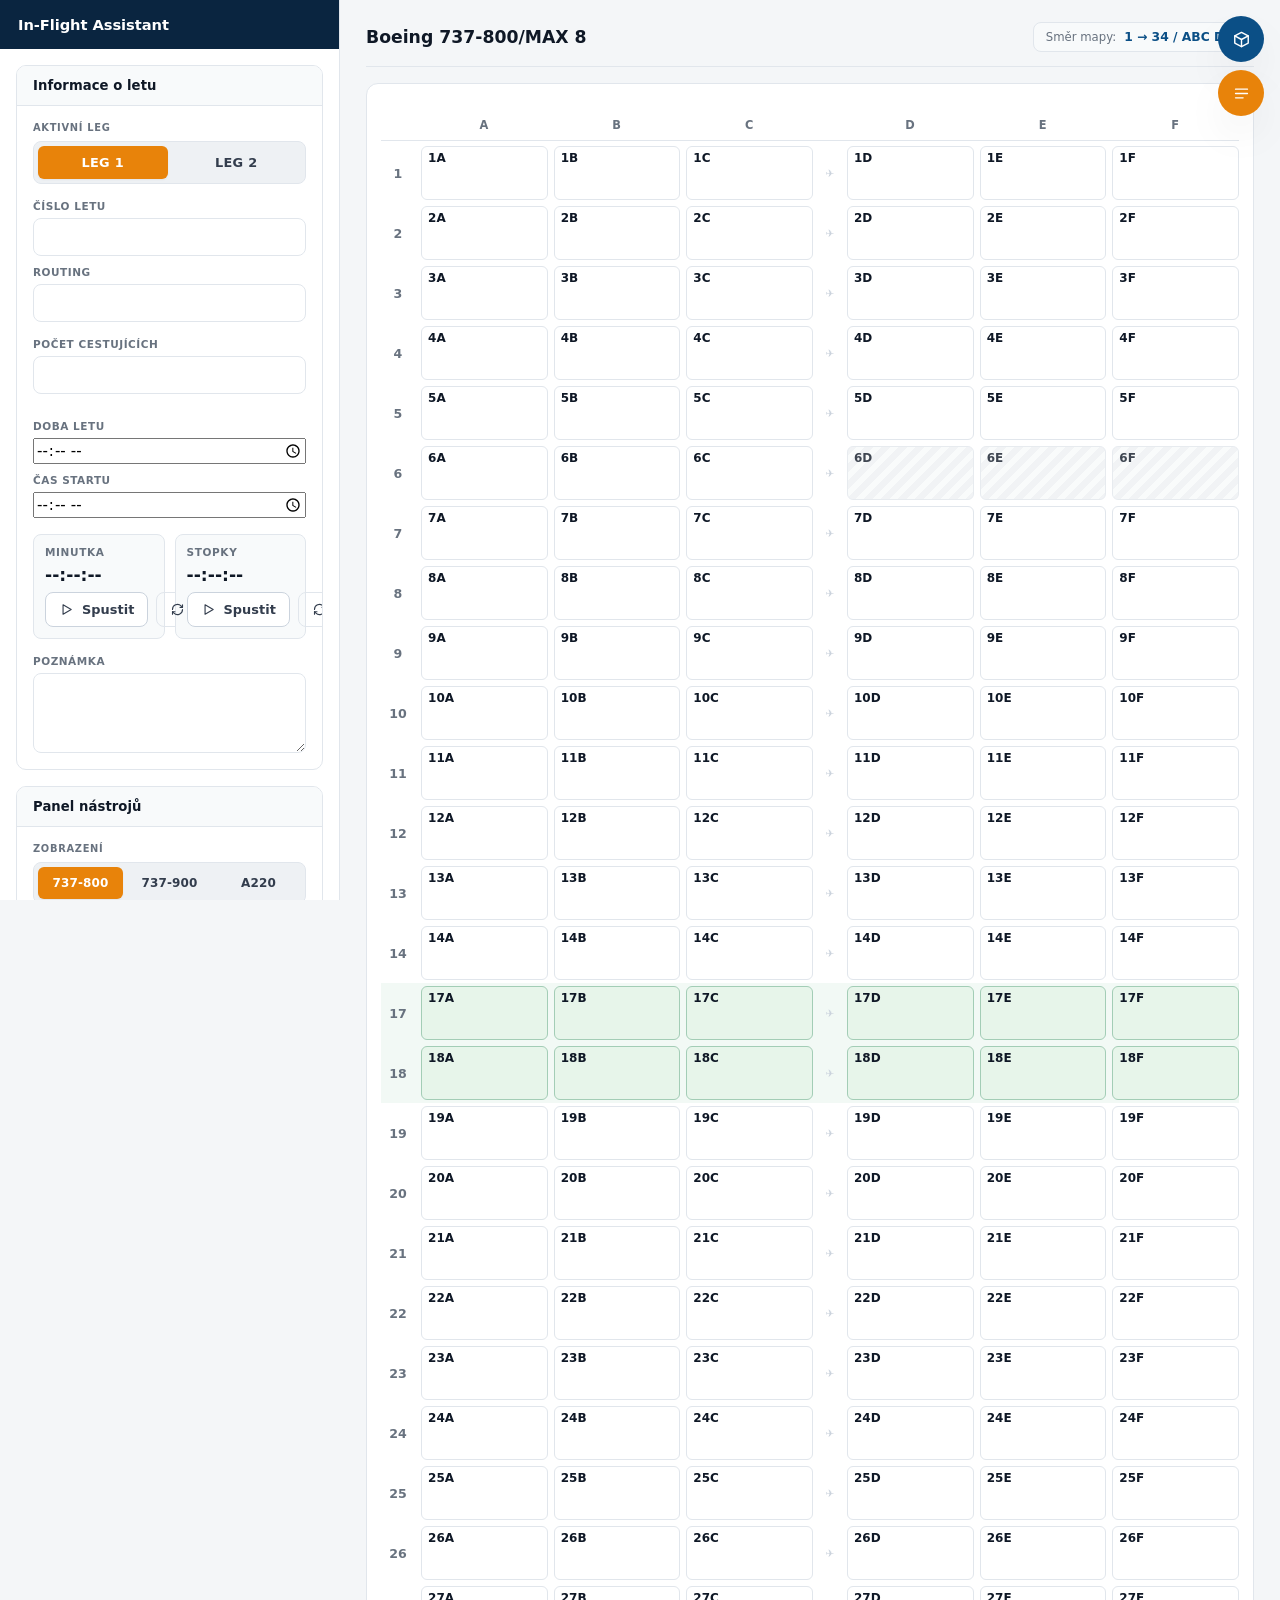
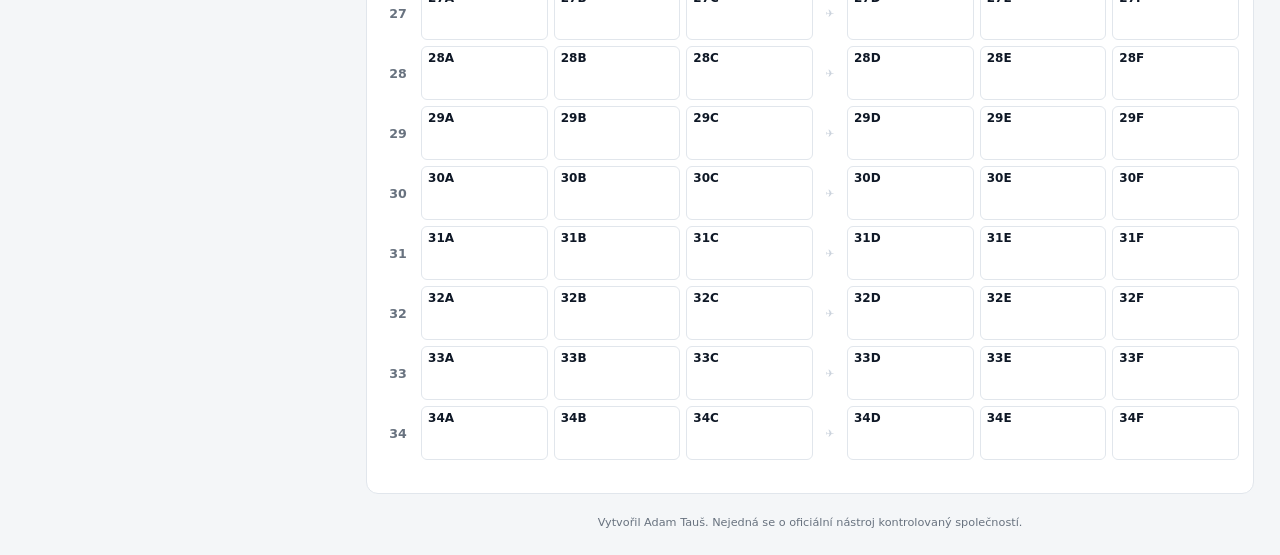
<file: ifa/index.html>
<!DOCTYPE html>
<html lang="cs">
<head>
<meta charset="UTF-8" />
<meta name="viewport" content="width=device-width, initial-scale=1.0, viewport-fit=cover" />
<title>In-Flight Assistant</title>
<link rel="apple-touch-icon" href="icon-ifa.png">
<link rel="manifest" href="manifest.json">
<meta name="theme-color" content="#004289">
<meta name="apple-mobile-web-app-capable" content="yes">
<meta name="apple-mobile-web-app-status-bar-style" content="default">
<meta name="apple-mobile-web-app-title" content="In-Flight Assistant">

<style>
:root{
  --blue:#0b4f86;
  --blue-dark:#083c68;
  --blue-light:#e8f0f9;
  --navy:#0a2540;
  --orange:#e8830a;
  --orange-dark:#c96e00;

  --bg:#f4f6f8;
  --bg2:#eef1f4;
  --panel:#ffffff;
  --panel-soft:#f8fafb;
  --panel-alt:#eef1f4;
  --line:#e1e6ec;
  --line-strong:#cbd3dd;
  --text:#333d4d;
  --heading:#0f1826;
  --muted:#68727f;

  --seat:#ffffff;
  --seat-selected:#e5eefb;
  --exit:#e7f5ea;
  --exit-line:#2f9e52;
  --disabled:#eef0f3;

  --pill-fresh-bg:#fbe7cf;
  --pill-fresh-text:#8a4c04;
  --pill-pax-bg:#eae4fb;
  --pill-pax-text:#5b2fb0;
  --pill-catering-bg:#fbdede;
  --pill-catering-text:#932222;
  --pill-note-bg:#e9edf2;
  --pill-note-text:#48535f;

  --success-bg:#e5f4e9;
  --success-border:#a9d9b6;
  --success-text:#1c6b39;
  --warning-bg:#fbf0dc;
  --warning-border:#e7c581;
  --warning-text:#8a5b0a;
  --danger:#c0362b;
  --danger-dark:#9c2a20;

  --radius-xs:4px;
  --radius-sm:6px;
  --radius-md:8px;
  --radius-lg:10px;
  --radius-xl:12px;

  --shadow-sm:0 1px 2px rgba(15,23,42,.05);
  --shadow:0 1px 3px rgba(15,23,42,.06), 0 8px 20px -10px rgba(15,23,42,.15);
  --shadow-lg:0 20px 44px -14px rgba(15,23,42,.28);
  --focus-ring:0 0 0 3px color-mix(in srgb, var(--blue) 30%, transparent);
}
body.dark{
  --blue:#4f8fd6;
  --blue-dark:#3a76bb;
  --blue-light:#132943;
  --navy:#050d18;
  --orange:#f2a13d;
  --orange-dark:#d6862a;

  --bg:#0c0f14;
  --bg2:#0f1319;
  --panel:#151a21;
  --panel-soft:#1a2029;
  --panel-alt:#1e252f;
  --line:#2a323d;
  --line-strong:#3a4553;
  --text:#dde2e8;
  --heading:#f5f7f9;
  --muted:#8993a1;

  --seat:#171d26;
  --seat-selected:#1f3a5c;
  --exit:#132a1e;
  --exit-line:#3fbd6a;
  --disabled:#20262e;

  --pill-fresh-bg:#4a3313;
  --pill-fresh-text:#f0c483;
  --pill-pax-bg:#33254e;
  --pill-pax-text:#dcc9fb;
  --pill-catering-bg:#4c2020;
  --pill-catering-text:#f5c2c2;
  --pill-note-bg:#232a33;
  --pill-note-text:#c7d0da;

  --success-bg:#132a1c;
  --success-border:#28553a;
  --success-text:#7fcf9a;
  --warning-bg:#33280f;
  --warning-border:#5c4a1e;
  --warning-text:#e8bd6c;
  --danger:#e0574a;
  --danger-dark:#b8402f;

  --shadow-sm:0 1px 2px rgba(0,0,0,.4);
  --shadow:0 1px 2px rgba(0,0,0,.3), 0 10px 24px -12px rgba(0,0,0,.55);
  --shadow-lg:0 24px 50px -16px rgba(0,0,0,.6);
  --focus-ring:0 0 0 3px color-mix(in srgb, var(--blue) 40%, transparent);
}
:root{
  --i-rotate: url("data:image/svg+xml,<svg xmlns='http://www.w3.org/2000/svg' viewBox='0 0 24 24' fill='none' stroke='%23000' stroke-width='1.8' stroke-linecap='round' stroke-linejoin='round'><path d='M20 12a8 8 0 1 1-2.6-5.9'/><path d='M20 4v5h-5'/></svg>");
  --i-grid: url("data:image/svg+xml,<svg xmlns='http://www.w3.org/2000/svg' viewBox='0 0 24 24' fill='none' stroke='%23000' stroke-width='1.8' stroke-linecap='round' stroke-linejoin='round'><rect x='3.5' y='3.5' width='7' height='7' rx='1.2'/><rect x='13.5' y='3.5' width='7' height='7' rx='1.2'/><rect x='3.5' y='13.5' width='7' height='7' rx='1.2'/><rect x='13.5' y='13.5' width='7' height='7' rx='1.2'/></svg>");
  --i-moon: url("data:image/svg+xml,<svg xmlns='http://www.w3.org/2000/svg' viewBox='0 0 24 24' fill='none' stroke='%23000' stroke-width='1.8' stroke-linecap='round' stroke-linejoin='round'><path d='M20.5 14.5A8.5 8.5 0 1 1 9.5 3.5a7 7 0 0 0 11 11z'/></svg>");
  --i-sun: url("data:image/svg+xml,<svg xmlns='http://www.w3.org/2000/svg' viewBox='0 0 24 24' fill='none' stroke='%23000' stroke-width='1.8' stroke-linecap='round' stroke-linejoin='round'><circle cx='12' cy='12' r='4'/><path d='M12 2.5v2.5M12 19v2.5M4.2 4.2l1.8 1.8M18 18l1.8 1.8M2.5 12H5M19 12h2.5M4.2 19.8 6 18M18 6l1.8-1.8'/></svg>");
  --i-info: url("data:image/svg+xml,<svg xmlns='http://www.w3.org/2000/svg' viewBox='0 0 24 24' fill='none' stroke='%23000' stroke-width='1.8' stroke-linecap='round' stroke-linejoin='round'><circle cx='12' cy='12' r='8.5'/><path d='M12 11v5.5'/><path d='M12 8.2v.1'/></svg>");
  --i-search: url("data:image/svg+xml,<svg xmlns='http://www.w3.org/2000/svg' viewBox='0 0 24 24' fill='none' stroke='%23000' stroke-width='1.8' stroke-linecap='round' stroke-linejoin='round'><circle cx='10.5' cy='10.5' r='6.5'/><path d='M20 20l-4.8-4.8'/></svg>");
  --i-tag: url("data:image/svg+xml,<svg xmlns='http://www.w3.org/2000/svg' viewBox='0 0 24 24' fill='none' stroke='%23000' stroke-width='1.8' stroke-linecap='round' stroke-linejoin='round'><path d='M20 13.3 12.7 20.6a1.5 1.5 0 0 1-2.1 0l-7.2-7.2a1.5 1.5 0 0 1 0-2.1L10.7 4H18a2 2 0 0 1 2 2v7.3z'/><circle cx='14.2' cy='9.8' r='1.4'/></svg>");
  --i-box: url("data:image/svg+xml,<svg xmlns='http://www.w3.org/2000/svg' viewBox='0 0 24 24' fill='none' stroke='%23000' stroke-width='1.8' stroke-linecap='round' stroke-linejoin='round'><path d='M20.5 7.5 12 3 3.5 7.5v9L12 21l8.5-4.5v-9z'/><path d='M3.5 7.5 12 12l8.5-4.5M12 12v9'/></svg>");
  --i-download: url("data:image/svg+xml,<svg xmlns='http://www.w3.org/2000/svg' viewBox='0 0 24 24' fill='none' stroke='%23000' stroke-width='1.8' stroke-linecap='round' stroke-linejoin='round'><path d='M12 3.5v11'/><path d='M7.5 10l4.5 4.5L16.5 10'/><path d='M4.5 19.5h15'/></svg>");
  --i-upload: url("data:image/svg+xml,<svg xmlns='http://www.w3.org/2000/svg' viewBox='0 0 24 24' fill='none' stroke='%23000' stroke-width='1.8' stroke-linecap='round' stroke-linejoin='round'><path d='M12 19.5v-11'/><path d='M7.5 13l4.5-4.5L16.5 13'/><path d='M4.5 4.5h15'/></svg>");
  --i-trash: url("data:image/svg+xml,<svg xmlns='http://www.w3.org/2000/svg' viewBox='0 0 24 24' fill='none' stroke='%23000' stroke-width='1.8' stroke-linecap='round' stroke-linejoin='round'><path d='M4.5 7h15'/><path d='M9.5 7V4.6c0-.6.5-1.1 1.1-1.1h2.8c.6 0 1.1.5 1.1 1.1V7'/><path d='M6.5 7l1 12.4c0 .6.5 1.1 1.1 1.1h6.8c.6 0 1-.5 1.1-1.1L17.5 7'/></svg>");
  --i-list: url("data:image/svg+xml,<svg xmlns='http://www.w3.org/2000/svg' viewBox='0 0 24 24' fill='none' stroke='%23000' stroke-width='1.8' stroke-linecap='round' stroke-linejoin='round'><path d='M4.5 6.5h15M4.5 12h15M4.5 17.5h9.5'/></svg>");
  --i-play: url("data:image/svg+xml,<svg xmlns='http://www.w3.org/2000/svg' viewBox='0 0 24 24' fill='none' stroke='%23000' stroke-width='1.8' stroke-linecap='round' stroke-linejoin='round'><path d='M6.5 4.5v15l13-7.5z'/></svg>");
  --i-refresh: url("data:image/svg+xml,<svg xmlns='http://www.w3.org/2000/svg' viewBox='0 0 24 24' fill='none' stroke='%23000' stroke-width='1.8' stroke-linecap='round' stroke-linejoin='round'><path d='M4 12a8 8 0 0 1 13.7-5.7L20 8.5'/><path d='M20 4.5v4h-4'/><path d='M20 12a8 8 0 0 1-13.7 5.7L4 15.5'/><path d='M4 19.5v-4h4'/></svg>");
  --i-close: url("data:image/svg+xml,<svg xmlns='http://www.w3.org/2000/svg' viewBox='0 0 24 24' fill='none' stroke='%23000' stroke-width='1.8' stroke-linecap='round' stroke-linejoin='round'><path d='M6 6l12 12M18 6L6 18'/></svg>");
  --i-check: url("data:image/svg+xml,<svg xmlns='http://www.w3.org/2000/svg' viewBox='0 0 24 24' fill='none' stroke='%23000' stroke-width='1.8' stroke-linecap='round' stroke-linejoin='round'><path d='M5 12.5l4.5 4.5L19.5 7'/></svg>");
  --i-plus: url("data:image/svg+xml,<svg xmlns='http://www.w3.org/2000/svg' viewBox='0 0 24 24' fill='none' stroke='%23000' stroke-width='1.8' stroke-linecap='round' stroke-linejoin='round'><path d='M12 5v14M5 12h14'/></svg>");
}
*{box-sizing:border-box}
html{scroll-behavior:smooth;font-size:15px}
html,body{margin:0;padding:0}
body{
  font-family:Inter,system-ui,-apple-system,Segoe UI,Roboto,Arial,sans-serif;
  color:var(--text);
  background:var(--bg);
  color-scheme:light;
  -webkit-font-smoothing:antialiased;
  text-rendering:optimizeLegibility;
  transition:background-color .2s ease,color .2s ease;
}
body.dark{color-scheme:dark}
.app{display:grid;grid-template-columns:340px 1fr;min-height:100vh}
.sidebar{background:var(--panel);border-right:1px solid var(--line);display:flex;flex-direction:column;position:sticky;top:0;height:100vh;overflow:auto}
.sidebar-header{position:sticky;top:0;z-index:6;flex:0 0 auto;display:flex;align-items:center;padding:16px 18px;background:var(--navy);color:#fff}
.sidebar-header h1{margin:0;font-size:.98rem;font-weight:650;color:#fff;letter-spacing:-.005em}
.sidebar-body{flex:1 1 auto;padding:16px;display:flex;flex-direction:column;gap:16px}
.main{padding:22px 26px;overflow:auto}
h1,h2,h3{margin:0 0 8px;color:var(--heading);font-weight:650}
h1{font-size:1.2rem}
h2{font-size:1rem}
p,label,small{color:var(--muted)}
.card{background:var(--panel);border:1px solid var(--line);border-radius:var(--radius-lg);overflow:hidden;display:flex;flex-direction:column}
.card-header{flex:0 0 auto;display:flex;align-items:center;justify-content:space-between;gap:10px;padding:12px 16px;background:var(--panel-soft);border-bottom:1px solid var(--line)}
.card-header h2{margin:0;font-size:.88rem;font-weight:650;color:var(--heading);letter-spacing:.005em}
.card-body{flex:1 1 auto;padding:16px;display:flex;flex-direction:column;gap:16px}
.nav-group{display:flex;flex-direction:column;gap:8px}
.nav-group-label{font-size:.66rem;font-weight:700;letter-spacing:.07em;text-transform:uppercase;color:var(--muted)}
.row{display:flex;gap:8px;flex-wrap:wrap;align-items:center}
.space-between{justify-content:space-between}
.btn-row{display:grid;grid-template-columns:repeat(auto-fit,minmax(148px,1fr));gap:8px}
.field-row{display:grid;grid-template-columns:repeat(auto-fit,minmax(140px,1fr));gap:10px}
.field{display:flex;flex-direction:column;gap:6px;min-width:0}
.field label{font-size:.7rem;font-weight:700;text-transform:uppercase;letter-spacing:.05em;color:var(--muted)}
input,textarea,button,select{font:inherit}
input[type=text],textarea{
  width:100%;min-width:0;max-width:100%;border:1px solid var(--line);border-radius:var(--radius-md);padding:9px 11px;background:var(--panel);color:var(--text);outline:none;box-sizing:border-box;
  transition:border-color .15s ease,box-shadow .15s ease
}
input[type=text]:focus,textarea:focus{border-color:var(--blue);box-shadow:var(--focus-ring)}
textarea{resize:vertical;min-height:80px}
select{width:100%;min-width:0;max-width:100%;border:1px solid var(--line);border-radius:var(--radius-md);padding:9px 11px;background:var(--panel);color:var(--text);outline:none;box-sizing:border-box;transition:border-color .15s ease,box-shadow .15s ease}
select:focus{border-color:var(--blue);box-shadow:var(--focus-ring)}
button{-webkit-appearance:none;appearance:none;-webkit-tap-highlight-color:transparent;border:none;border-radius:var(--radius-md);padding:9px 13px;background:var(--blue);color:#fff;font-weight:600;font-size:.86rem;cursor:pointer;letter-spacing:.003em;transition:background-color .15s ease,border-color .15s ease,box-shadow .15s ease,opacity .15s ease}
button:active{background:var(--blue-dark)}
button.secondary:active{background:var(--panel-alt)}
button.ghost:active{background:var(--panel-soft)}
.delivery-chip:active{background:var(--panel-alt)}
.leg-tab:active,.letter-btn:active,.aircraft-tab:active{background:transparent}
#freshSummaryFab:active{background:var(--orange-dark)}
button:active{opacity:.9}
button:focus-visible{outline:none;box-shadow:var(--focus-ring)}
button:disabled{opacity:.45;cursor:not-allowed}
button.secondary{background:var(--panel);color:var(--text);border:1px solid var(--line-strong)}
button.warn{background:var(--orange);color:#fff}
button.danger{background:var(--danger);color:#fff}
button.ghost{background:transparent;color:var(--text);border:1px solid var(--line)}
button.small{padding:7px 11px;font-size:.78rem}
button[data-icon]{display:inline-flex;align-items:center;justify-content:center;gap:8px}
button[data-icon]::before{content:"";width:15px;height:15px;flex:0 0 auto;background-color:currentColor;-webkit-mask-repeat:no-repeat;mask-repeat:no-repeat;-webkit-mask-position:center;mask-position:center;-webkit-mask-size:contain;mask-size:contain}
button.small[data-icon]::before{width:13px;height:13px}
button[data-icon="rotate"]::before{-webkit-mask-image:var(--i-rotate);mask-image:var(--i-rotate)}
button[data-icon="grid"]::before{-webkit-mask-image:var(--i-grid);mask-image:var(--i-grid)}
button[data-icon="theme"]::before{-webkit-mask-image:var(--i-moon);mask-image:var(--i-moon)}
body.dark button[data-icon="theme"]::before{-webkit-mask-image:var(--i-sun);mask-image:var(--i-sun)}
button[data-icon="info"]::before{-webkit-mask-image:var(--i-info);mask-image:var(--i-info)}
button[data-icon="search"]::before{-webkit-mask-image:var(--i-search);mask-image:var(--i-search)}
button[data-icon="tag"]::before{-webkit-mask-image:var(--i-tag);mask-image:var(--i-tag)}
button[data-icon="box"]::before{-webkit-mask-image:var(--i-box);mask-image:var(--i-box)}
button[data-icon="download"]::before{-webkit-mask-image:var(--i-download);mask-image:var(--i-download)}
button[data-icon="upload"]::before{-webkit-mask-image:var(--i-upload);mask-image:var(--i-upload)}
button[data-icon="trash"]::before{-webkit-mask-image:var(--i-trash);mask-image:var(--i-trash)}
button[data-icon="list"]::before{-webkit-mask-image:var(--i-list);mask-image:var(--i-list)}
button[data-icon="play"]::before{-webkit-mask-image:var(--i-play);mask-image:var(--i-play)}
button[data-icon="refresh"]::before{-webkit-mask-image:var(--i-refresh);mask-image:var(--i-refresh)}
button[data-icon="close"]::before{-webkit-mask-image:var(--i-close);mask-image:var(--i-close)}
button[data-icon="check"]::before{-webkit-mask-image:var(--i-check);mask-image:var(--i-check)}
button[data-icon="plus"]::before{-webkit-mask-image:var(--i-plus);mask-image:var(--i-plus)}
.legend-grid{display:grid;grid-template-columns:1fr 1fr;gap:8px}
.legend-item{display:flex;gap:8px;align-items:center;font-size:.82rem;color:var(--text)}
.swatch{width:13px;height:13px;border-radius:3px;border:1px solid rgba(0,0,0,.1);flex:0 0 13px}
.legend-panel{display:none}
.legend-panel.open{display:flex;flex-direction:column;gap:12px}
.tool-section{padding:14px;border:1px solid var(--line);border-radius:var(--radius-lg);background:var(--panel-soft)}
.tool-section h2,.tool-section h3{margin-top:0}
.list{max-height:220px;overflow:auto;display:flex;flex-direction:column;gap:7px}
.list-item{padding:9px 11px;border:1px solid var(--line);border-radius:var(--radius-md);background:var(--panel);color:var(--text);font-size:.86rem}
.delivery-chips{display:flex;flex-wrap:wrap;gap:6px;margin-top:8px}
.delivery-chip{border:1px solid var(--line);background:var(--panel-soft);color:var(--text);border-radius:var(--radius-sm);padding:5px 9px;font-size:.78rem;font-weight:600;cursor:pointer;transition:background-color .15s ease,border-color .15s ease}
.delivery-chip.done{background:var(--success-bg);border-color:var(--success-border);color:var(--success-text)}
.delivery-chip.partial{background:var(--warning-bg);border-color:var(--warning-border);color:var(--warning-text)}
.delivery-chip .tick{margin-left:4px;font-weight:800}
.delivery-hint{margin-top:6px;font-size:.75rem;color:var(--muted)}
.delivery-actions{display:flex;gap:8px;flex-wrap:wrap;margin-top:8px}
.delivery-action{border:1px solid var(--line);background:var(--panel-soft);color:var(--text);border-radius:var(--radius-sm);padding:7px 10px;font-size:.76rem;font-weight:700;cursor:pointer;transition:background-color .15s ease,border-color .15s ease}
.delivery-action.done{background:var(--success-bg);border-color:var(--success-border);color:var(--success-text)}
.seat-top{display:flex;align-items:center;justify-content:space-between;gap:4px}
.seat-status{display:inline-flex;align-items:center;justify-content:center;width:15px;height:15px;border-radius:50%;font-size:.64rem;font-weight:800;border:1px solid var(--line);background:var(--panel-soft);color:var(--muted);flex:0 0 15px}
.seat-status.partial{background:var(--warning-bg);border-color:var(--warning-border);color:var(--warning-text)}
.seat-status.done{background:var(--success-bg);border-color:var(--success-border);color:var(--success-text)}
.seatmap-wrap{max-width:1240px;margin:0 auto}
.topbar{display:flex;justify-content:space-between;gap:12px;flex-wrap:wrap;align-items:center;margin-bottom:16px;padding-bottom:14px;border-bottom:1px solid var(--line)}
.topbar h2{margin:0;font-size:1.15rem;font-weight:650}
.orientation-pill{display:inline-flex;align-items:center;gap:8px;background:var(--panel-soft);border:1px solid var(--line);border-radius:var(--radius-md);padding:7px 12px;font-size:.82rem}
.orientation-pill .muted{font-size:.78rem}
.orientation-value{color:var(--blue);font-weight:700;font-variant-numeric:tabular-nums}
.seatmap{--left-cols:3;--right-cols:3;background:var(--panel);border:1px solid var(--line);border-radius:var(--radius-xl);padding:16px 14px 20px;overflow:hidden}
.aircraft-head,.aircraft-tail{text-align:center;color:var(--muted);font-size:.75rem;letter-spacing:.2em;margin:2px 0 10px;font-weight:700;text-transform:uppercase}
.grid-header,.seat-row{display:grid;grid-template-columns:34px repeat(var(--left-cols),1fr) 22px repeat(var(--right-cols),1fr);gap:6px;align-items:center}
.seat-empty{visibility:hidden}
.grid-header{position:sticky;top:0;padding:8px 0;margin-bottom:2px;background:var(--panel);border-bottom:1px solid var(--line);z-index:2;color:var(--muted);font-weight:700;font-size:.76rem;letter-spacing:.08em;text-align:center}
.rownum{text-align:center;font-weight:650;color:var(--muted);font-size:.84rem;font-variant-numeric:tabular-nums}
.seat-row{padding:3px 0}
.seat-row.exit-row{background:color-mix(in srgb, var(--exit-line) 6%, transparent)}
.aisle{text-align:center;color:var(--line-strong);font-size:.7rem}
.seat{min-height:54px;max-height:54px;border-radius:var(--radius-sm);border:1px solid var(--line);background:var(--seat);padding:5px 6px 4px;text-align:left;cursor:pointer;overflow:hidden;display:flex;flex-direction:column;transition:border-color .12s ease,background-color .12s ease}
.seat:not(.disabled):active{background:var(--panel-alt)}
.seat.exit{background:var(--exit);border-color:color-mix(in srgb, var(--exit-line) 35%, var(--line))}
.seat.selected{border-color:var(--orange);box-shadow:inset 0 0 0 1px var(--orange)}
.seat.has-data{border-color:var(--blue);box-shadow:inset 0 0 0 1px var(--blue)}
.seat.disabled{
  background:repeating-linear-gradient(135deg,var(--disabled) 0px,var(--disabled) 6px,var(--panel-soft) 6px,var(--panel-soft) 12px);
  color:var(--muted);cursor:not-allowed;opacity:.8
}
.seat-topline{display:flex;align-items:center;justify-content:space-between;gap:4px;margin-bottom:3px}
.seat-id{font-weight:700;color:var(--heading);font-size:.8rem;line-height:1.1;margin-bottom:0}
.seat-status-badge{width:15px;height:15px;border-radius:50%;display:inline-flex;align-items:center;justify-content:center;font-size:.64rem;font-weight:800;flex:0 0 15px;border:1px solid transparent}
.seat-status-badge.done{background:var(--success-bg);border-color:var(--success-border);color:var(--success-text)}
.seat-status-badge.partial{background:var(--warning-bg);border-color:var(--warning-border);color:var(--warning-text)}
.seat-meta{display:flex;flex-direction:column;gap:2px;font-size:.6rem;line-height:1.15;overflow:hidden}
.pill{display:inline-flex;align-items:center;width:max-content;max-width:100%;white-space:nowrap;overflow:hidden;text-overflow:ellipsis;padding:1px 5px;border-radius:var(--radius-xs);font-weight:650}
.pill-fresh{background:var(--pill-fresh-bg);color:var(--pill-fresh-text)}
.pill-pax{background:var(--pill-pax-bg);color:var(--pill-pax-text)}
.pill-catering{background:var(--pill-catering-bg);color:var(--pill-catering-text)}
.pill-note{background:var(--pill-note-bg);color:var(--pill-note-text)}
.muted{color:var(--muted)}
.modal{position:fixed;inset:0;background:rgba(8,12,20,.55);backdrop-filter:blur(2px);display:none;align-items:center;justify-content:center;padding:16px;z-index:50}
.modal.open{display:flex}
.modal-box{width:min(960px,100%);max-height:92vh;overflow:auto;background:var(--panel);border:1px solid var(--line);border-radius:var(--radius-xl);box-shadow:var(--shadow-lg);color:var(--text);display:flex;flex-direction:column}
.modal-header{flex:0 0 auto;display:flex;align-items:center;justify-content:space-between;gap:10px;padding:16px 20px;border-bottom:1px solid var(--line);background:var(--panel-soft);position:sticky;top:0;z-index:2}
.modal-header h2{margin:0;font-size:1rem;font-weight:650}
.modal-body{padding:20px}
.modal-grid{display:grid;grid-template-columns:1fr 1fr;gap:18px}
.section-block{display:flex;flex-direction:column;gap:10px}
.section-title{font-size:.72rem;font-weight:700;text-transform:uppercase;letter-spacing:.07em;color:var(--muted);margin:0}
.check-grid{display:grid;grid-template-columns:repeat(2,minmax(0,1fr));gap:7px 9px;color:var(--text)}
.check-grid label{display:flex;align-items:center;gap:7px;padding:7px 9px;border:1px solid var(--line);border-radius:var(--radius-sm);background:var(--panel-soft);font-size:.82rem;font-weight:550;cursor:pointer;transition:border-color .15s ease,background-color .15s ease}
.check-grid label:has(input:checked){border-color:var(--blue);background:var(--blue-light);color:var(--heading)}
.products{display:grid;grid-template-columns:repeat(2,minmax(0,1fr));gap:8px}
.product{border:1px solid var(--line);border-radius:var(--radius-md);padding:9px;background:var(--panel);display:flex;flex-direction:column;gap:7px}
.product-name{display:flex;align-items:center;gap:7px;font-weight:650;color:var(--heading);font-size:.85rem}
.product-icon{width:52px;height:52px;flex:0 0 auto;object-fit:contain;border-radius:8px;background:#fff;border:1px solid var(--line);padding:3px}
.qty{display:flex;align-items:center;justify-content:space-between;gap:8px}
.qty-controls{display:flex;align-items:center;gap:9px}
.qty-btn{width:32px;height:32px;border-radius:var(--radius-sm);background:var(--panel-soft);color:var(--text);border:1px solid var(--line);font-weight:700;padding:0;font-size:1.05rem;display:flex;align-items:center;justify-content:center;touch-action:manipulation;transition:background-color .15s ease,border-color .15s ease}
.qty-number{min-width:22px;text-align:center;font-weight:700;font-size:.92rem;color:var(--text);font-variant-numeric:tabular-nums}
.cart{margin-top:0;background:var(--panel-soft);border:1px dashed var(--line-strong);border-radius:var(--radius-md);padding:9px 10px;min-height:40px;color:var(--text);font-size:.82rem}
.custom-product-input{width:100%;text-transform:uppercase}
.list-item-head,.summary-row-head{display:flex;align-items:flex-start;justify-content:space-between;gap:8px;margin-bottom:5px}
.list-item-head > strong,.summary-row-head > strong{flex:1 1 auto;font-weight:650}
.delivery-bulk-btn{padding:5px 9px;font-size:.72rem;line-height:1.1}
.code-help{margin-top:10px;font-size:.82rem;color:var(--text);background:var(--panel-alt);border:1px solid var(--line);padding:10px;border-radius:var(--radius-md)}
.sticky-actions{position:sticky;bottom:0;background:linear-gradient(180deg,transparent,var(--panel) 35%);padding:14px 20px 20px}
.modal-actions{display:grid;grid-template-columns:1fr 1fr;gap:10px}
.summary-modal-list{max-height:60vh;overflow:auto;display:flex;flex-direction:column;gap:7px}
.summary-row{padding:9px 11px;border:1px solid var(--line);border-radius:var(--radius-md);background:var(--panel)}

.letter-picker{display:grid;grid-template-columns:repeat(6,minmax(0,1fr));gap:6px;margin-top:8px}
.letter-btn{padding:9px 0;text-align:center;font-weight:650}
.letter-btn.active{background:var(--orange);color:#fff;border:none}

.leg-tabs{position:relative;display:flex;gap:4px;background:var(--panel-alt);border:1px solid var(--line);border-radius:var(--radius-md);padding:4px}
.leg-tabs::before{content:"";position:absolute;top:4px;bottom:4px;left:4px;width:calc(50% - 6px);background:var(--orange);border-radius:var(--radius-sm);box-shadow:var(--shadow-sm);transition:transform .28s cubic-bezier(.4,0,.2,1)}
.leg-tabs:has(.leg-tab[data-leg="1"].active)::before{transform:translateX(calc(100% + 4px))}
.leg-tab{position:relative;z-index:1;flex:1 1 0;text-align:center;background:transparent;color:var(--text);border:none;font-weight:650;letter-spacing:.02em;transition:color .2s ease}
.leg-tab.active{background:transparent;color:#fff}

.aircraft-tabs{position:relative;display:flex;gap:4px;background:var(--panel-alt);border:1px solid var(--line);border-radius:var(--radius-md);padding:4px}
.aircraft-tabs::before{content:"";position:absolute;top:4px;bottom:4px;left:4px;width:calc(33.333% - 5.33px);background:var(--orange);border-radius:var(--radius-sm);box-shadow:var(--shadow-sm);transition:transform .28s cubic-bezier(.4,0,.2,1)}
.aircraft-tabs:has(.aircraft-tab:nth-child(2).active)::before{transform:translateX(calc(100% + 4px))}
.aircraft-tabs:has(.aircraft-tab:nth-child(3).active)::before{transform:translateX(calc(200% + 8px))}
.aircraft-tab{position:relative;z-index:1;flex:1 1 0;text-align:center;background:transparent;color:var(--text);border:none;font-weight:650;font-size:.8rem;letter-spacing:.01em;padding:9px 4px;transition:color .2s ease}
.aircraft-tab.active{background:transparent;color:#fff}
@media (max-width:640px){.aircraft-tab{font-size:.74rem;padding:8px 2px}}

.search-grid{display:grid;grid-template-columns:1fr auto;gap:8px}
.search-grid input{min-width:0}
.search-action{display:flex;align-items:end;justify-content:flex-end}
.app-footer{text-align:center;margin:22px 0 4px;font-size:.75rem;color:var(--muted)}
.fab{position:fixed;top:16px;right:16px;z-index:45;width:46px;height:46px;padding:0;border-radius:50%;display:flex;align-items:center;justify-content:center;box-shadow:var(--shadow-lg);opacity:0;transform:translateY(-10px) scale(.9);pointer-events:none;transition:opacity .2s ease,transform .2s ease}
.fab.visible{opacity:1;transform:translateY(0) scale(1);pointer-events:auto}
.fab[data-icon]::before{width:19px;height:19px}
#freshSummaryFab{top:70px;background:var(--orange)}
@media (max-width:640px){
  .fab{top:12px;right:12px;width:44px;height:44px}
  #freshSummaryFab{top:64px}
}
@media (hover:hover) and (pointer:fine){
  button:hover{background:var(--blue-dark)}
  button.secondary:hover{background:var(--panel-alt);border-color:var(--muted)}
  button.warn:hover{background:var(--orange-dark)}
  button.danger:hover{background:var(--danger-dark)}
  button.ghost:hover{background:var(--panel-soft)}
  .delivery-chip:hover{background:var(--panel-alt);border-color:var(--line-strong)}
  .delivery-chip.done:hover{background:var(--success-bg);border-color:var(--success-border)}
  .delivery-chip.partial:hover{background:var(--warning-bg);border-color:var(--warning-border)}
  .delivery-action:hover{background:var(--panel-alt);border-color:var(--line-strong)}
  .delivery-action.done:hover{background:var(--success-bg);border-color:var(--success-border)}
  .seat:not(.disabled):hover{border-color:var(--blue);background:var(--panel-soft)}
  .check-grid label:hover{border-color:var(--line-strong)}
  .qty-btn:hover{background:var(--panel-alt);border-color:var(--line-strong)}
  .letter-btn.active:hover{background:var(--orange-dark)}
  .leg-tab:hover{background:transparent}
  .aircraft-tab:hover{background:transparent}
  .stock-btn:hover:not(:disabled){background:var(--panel-alt)}
  #freshSummaryFab:hover{background:var(--orange-dark)}
}
@media (max-width:1100px){.app{grid-template-columns:1fr}.sidebar{position:relative;height:auto;border-right:none}}
@media (max-width:820px){
  .main{padding:16px}
  .sidebar-body{padding:14px}
  .legend-grid{grid-template-columns:1fr}
  .modal-grid{grid-template-columns:1fr}
  .products{grid-template-columns:1fr 1fr}
}
@media (max-width:640px){
  h1{font-size:1.1rem}
  .topbar{margin-bottom:12px;padding-bottom:12px}
  .seatmap{padding:10px 6px 14px;border-radius:var(--radius-lg)}
  .grid-header,.seat-row{grid-template-columns:26px repeat(var(--left-cols),minmax(0,1fr)) 12px repeat(var(--right-cols),minmax(0,1fr));gap:4px}
  .grid-header{font-size:.66rem}
  .rownum{font-size:.76rem}
  .seat{min-height:46px;max-height:46px;border-radius:var(--radius-xs);padding:4px 4px 3px}
  .seat-id{font-size:.7rem;margin-bottom:2px}
  .seat-status{width:13px;height:13px;font-size:.58rem}
  .seat-meta{font-size:.52rem;gap:2px}
  .pill{padding:1px 4px}
  .aisle{font-size:.58rem}
  .card-header{padding:11px 14px}
  .card-body{padding:14px;gap:14px}
  .modal-header{padding:14px 16px}
  .modal-body{padding:16px}
  .sticky-actions{padding:12px 16px 16px}
  .product{padding:7px}
  .product-name{font-size:.8rem}
  .qty-btn{width:30px;height:30px}
  .seat-status-badge{width:13px;height:13px;font-size:.6rem;flex-basis:13px}
  .check-grid{grid-template-columns:1fr}
  button{padding:9px 11px}
  .mobile-order-1{order:1}.mobile-order-2{order:2}.mobile-order-3{order:3}.mobile-order-4{order:4}
  .search-grid{grid-template-columns:1fr}
  .search-action{grid-column:auto}
  .letter-picker{grid-template-columns:repeat(3,minmax(0,1fr))}
}

#flightNo, #routing { text-transform: uppercase; }


.timer-grid{display:grid;grid-template-columns:repeat(2,minmax(0,1fr));gap:10px}
.timer-box{background:var(--panel-soft);border:1px solid var(--line);border-radius:var(--radius-md);padding:11px;display:flex;flex-direction:column;gap:7px}
.timer-box h2{font-size:.7rem;text-transform:uppercase;letter-spacing:.06em;color:var(--muted);margin:0;font-weight:700}
.timer-display{font-size:1.15rem;font-weight:650;color:var(--heading);margin:0;font-variant-numeric:tabular-nums}
.timer-actions{display:grid;grid-template-columns:1fr 1fr;gap:8px}
.stock-grid{display:flex;flex-wrap:wrap;gap:10px}
.stock-grid .stock-col{flex:1 1 260px;min-width:0}
.stock-grid .stock-col:last-child{flex:1 1 200px}
.stock-col{background:var(--panel-soft);border:1px solid var(--line);border-radius:var(--radius-md);padding:11px;display:flex;flex-direction:column;gap:7px}
.stock-col h3{font-size:.7rem;text-transform:uppercase;letter-spacing:.06em;margin:0;color:var(--muted);font-weight:700}
.stock-list{display:grid;gap:7px}
.stock-item{display:flex;justify-content:space-between;align-items:center;gap:8px;padding:7px 9px;border-radius:var(--radius-sm);background:var(--panel);border:1px solid var(--line)}
.stock-name{display:inline-flex;align-items:center;gap:6px;font-size:.8rem;font-weight:600;color:var(--text)}
.stock-icon{width:40px;height:40px;flex:0 0 auto;object-fit:contain;border-radius:7px;background:#fff;border:1px solid var(--line);padding:2px}
.stock-value{min-width:44px;text-align:right;font-weight:700;color:var(--heading);font-variant-numeric:tabular-nums}
.stock-editor{display:flex;align-items:center;gap:8px}
.stock-btn{width:28px;height:28px;padding:0;border-radius:var(--radius-sm);background:var(--panel-soft);color:var(--text);border:1px solid var(--line);font-weight:800;transition:background-color .15s ease}
.stock-btn:disabled{opacity:.4;cursor:not-allowed}
.stock-input{width:56px;text-align:center;border:1px solid var(--line);border-radius:var(--radius-sm);padding:5px 4px;background:var(--panel);color:var(--text);font-weight:700;-moz-appearance:textfield}
.stock-input::-webkit-outer-spin-button,.stock-input::-webkit-inner-spin-button{margin:0;-webkit-appearance:none}
.stock-hint{margin-top:0;font-size:.75rem;color:var(--muted)}
.stock-summary{padding:9px 11px;border-radius:var(--radius-md);background:var(--blue-light);border:1px solid color-mix(in srgb, var(--blue) 25%, var(--line));font-size:.78rem;color:var(--text)}
.adjust-box{background:var(--panel-soft);border:1px solid var(--line);border-radius:var(--radius-lg);padding:16px;margin:0;display:flex;flex-direction:column;gap:4px}
.adjust-qty{display:flex;align-items:center;justify-content:center;gap:12px;margin-top:6px}
.adjust-number{width:68px;text-align:center;font-size:1.05rem;font-weight:800;color:var(--heading);border:1px solid var(--line);border-radius:var(--radius-sm);padding:6px;background:var(--panel);-moz-appearance:textfield}
.adjust-number::-webkit-outer-spin-button,.adjust-number::-webkit-inner-spin-button{margin:0;-webkit-appearance:none}
.collapsible-hidden{display:none}
@media (max-width:640px){
  .timer-grid{grid-template-columns:1fr}
}

</style>
</head>
<body>
<div class="app">
  <aside class="sidebar">
    <div class="sidebar-header">
      <h1>In-Flight Assistant</h1>
    </div>
    <div class="sidebar-body">

    <div class="card">
      <div class="card-header"><h2>Informace o letu</h2></div>
      <div class="card-body">
      <div class="nav-group">
        <span class="nav-group-label">Aktivní leg</span>
        <div class="leg-tabs" id="legTabs">
          <button type="button" class="leg-tab" data-leg="0">LEG 1</button>
          <button type="button" class="leg-tab" data-leg="1">LEG 2</button>
        </div>
      </div>
      <div class="field-row">
        <div class="field">
          <label for="flightNo">Číslo letu</label>
          <input id="flightNo" type="text" inputmode="text" />
        </div>
        <div class="field">
          <label for="routing">Routing</label>
          <input id="routing" type="text" inputmode="text" />
        </div>
      </div>
      <div class="field-row">
        <div class="field">
          <label for="paxCount">Počet cestujících</label>
          <input id="paxCount" type="text" inputmode="numeric" pattern="[0-9+]*" />
        </div>
        <div class="field" aria-hidden="true"></div>
      </div>
      <div class="field-row">
        <div class="field">
          <label for="flightTime">Doba letu</label>
          <input id="flightTime" type="time" />
        </div>
        <div class="field">
          <label for="startTime">Čas startu</label>
          <input id="startTime" type="time" />
        </div>
      </div>
      <div class="timer-grid">
        <div class="timer-box">
          <h2>Minutka</h2>
          <div class="timer-display" id="countdownDisplay">--:--:--</div>
          <div class="timer-actions">
            <button id="countdownStartBtn" class="secondary" data-icon="play">Spustit</button>
            <button id="countdownResetBtn" class="ghost" data-icon="refresh">Reset</button>
          </div>
        </div>
        <div class="timer-box">
          <h2>Stopky</h2>
          <div class="timer-display" id="stopwatchDisplay">--:--:--</div>
          <div class="timer-actions">
            <button id="stopwatchStartBtn" class="secondary" data-icon="play">Spustit</button>
            <button id="stopwatchResetBtn" class="ghost" data-icon="refresh">Reset</button>
          </div>
        </div>
      </div>
      <div class="field">
        <label for="generalNote">Poznámka</label>
        <textarea id="generalNote"></textarea>
      </div>
      </div>
    </div>

    <div class="card">
      <div class="card-header"><h2>Panel nástrojů</h2></div>
      <div class="card-body">
      <div class="nav-group">
        <span class="nav-group-label">Zobrazení</span>
      <div class="aircraft-tabs" id="aircraftTabs">
        <button type="button" class="aircraft-tab" data-aircraft="b738">737-800</button>
        <button type="button" class="aircraft-tab" data-aircraft="b739">737-900</button>
        <button type="button" class="aircraft-tab" data-aircraft="a220">A220</button>
      </div>
      <div class="btn-row">
        <button id="rotateBtn" class="warn" data-icon="rotate">Otočit mapu</button>
        <button id="toggle6defBtn" class="secondary" data-icon="grid">Zobrazit 6DEF</button>
      </div>
      <div class="btn-row">
        <button id="themeBtn" class="secondary" data-icon="theme">Tmavý režim</button>
        <button id="legendToggleBtn" class="secondary" data-icon="info">Legenda</button>
      </div>
      </div>
      <div class="nav-group">
        <span class="nav-group-label">Reference</span>
      <div class="btn-row">
        <button id="toggleSeatSearchBtn" class="secondary" data-icon="search">Vyhledání sedadla</button>
        <button id="toggleLegendCodesBtn" class="secondary" data-icon="tag">Zkratky cateringu</button>
      </div>
      <div class="btn-row">
        <button id="toggleFreshStockBtn" class="secondary" data-icon="box">Sklad freshů</button>
      </div>
      </div>
      <div id="legendPanel" class="legend-panel">
        <div id="legendContent" class="tool-section collapsible-hidden">
        <h2>Legenda</h2>
        <div class="legend-grid">
          <div class="legend-item"><span class="swatch" style="background:var(--seat)"></span> běžné sedadlo</div>
          <div class="legend-item"><span class="swatch" style="background:var(--exit)"></span> exit row</div>
          <div class="legend-item"><span class="swatch" style="background:var(--seat-selected)"></span> vybrané sedadlo</div>
          <div class="legend-item"><span class="swatch" style="background:var(--pill-fresh-bg)"></span> fresh produkty</div>
          <div class="legend-item"><span class="swatch" style="background:var(--pill-pax-bg)"></span> special PAX</div>
          <div class="legend-item"><span class="swatch" style="background:var(--pill-catering-bg)"></span> extra catering</div>
          <div class="legend-item"><span class="seat-status-badge partial">✓</span> rozneseno částečně</div>
          <div class="legend-item"><span class="seat-status-badge done">✓</span> rozneseno vše</div>
          <div class="legend-item"><span class="swatch" style="background:var(--disabled)"></span> neaktivní 6DEF</div>
        </div>

        </div>
        <div id="freshStockPanel" class="tool-section collapsible-hidden">
          <div class="stock-grid">
            <div class="stock-col">
              <h3>Sklad freshů</h3>
              <div class="stock-list" id="stockStockListPanel"></div>
            </div>
            <div class="stock-col">
              <h3>K dispozici</h3>
              <div class="stock-list" id="stockAvailableListPanel"></div>
            </div>
          </div>
          <div class="stock-summary" id="stockSummaryPanel">Vyplň sklad freshů. K dispozici se bude počítat automaticky podle prodaných kusů.</div>
        </div>
        <div id="seatSearchPanel" class="tool-section collapsible-hidden">
          <h2>Vyhledání sedadla</h2>
          <div class="search-grid">
            <input id="seatRowInput" type="tel" inputmode="numeric" pattern="[0-9]*" />
            <div class="search-action"><button id="findBtn" class="ghost" data-icon="search">Najít</button></div>
          </div>
          <div class="letter-picker" id="letterPicker">
            <button type="button" class="secondary letter-btn" data-letter="A">A</button>
            <button type="button" class="secondary letter-btn" data-letter="B">B</button>
            <button type="button" class="secondary letter-btn" data-letter="C">C</button>
            <button type="button" class="secondary letter-btn" data-letter="D">D</button>
            <button type="button" class="secondary letter-btn" data-letter="E">E</button>
            <button type="button" class="secondary letter-btn" data-letter="F">F</button>
          </div>
          <input id="seatLetterInput" type="hidden" />
        </div>
        <div id="legendCodesContent" class="tool-section collapsible-hidden">
        <h2>Zkratky pro extra catering</h2>
        <div class="code-help">
          <table style="width:100%;border-collapse:collapse;font-size:.9rem;">
            <tr>
<td style="font-weight:700;padding:4px 6px;">SLML</td>
<td style="padding:4px 6px;">Řízky vepřové velké</td>
<td style="padding:4px 6px;">❄️</td>
</tr>
<tr>
<td style="font-weight:700;padding:4px 6px;">SMML</td>
<td style="padding:4px 6px;">Řízky vepřové malé</td>
<td style="padding:4px 6px;">❄️</td>
</tr>
<tr>
<td style="font-weight:700;padding:4px 6px;">SNML</td>
<td style="padding:4px 6px;">Řízky kuřecí velké</td>
<td style="padding:4px 6px;">❄️</td>
</tr>
<tr>
<td style="font-weight:700;padding:4px 6px;">SOML</td>
<td style="padding:4px 6px;">Řízky kuřecí malé</td>
<td style="padding:4px 6px;">❄️</td>
</tr>
<tr>
<td style="font-weight:700;padding:4px 6px;">RIZVT</td>
<td style="padding:4px 6px;">Řízky telecí velké</td>
<td style="padding:4px 6px;">❄️</td>
</tr>
<tr>
<td style="font-weight:700;padding:4px 6px;">RIZMT</td>
<td style="padding:4px 6px;">Řízky telecí malé</td>
<td style="padding:4px 6px;">❄️</td>
</tr>
<tr>
<td style="font-weight:700;padding:4px 6px;">SIML</td>
<td style="padding:4px 6px;">Řízky vepřové teplé</td>
<td style="padding:4px 6px;">🔥</td>
</tr>
<tr>
<td style="font-weight:700;padding:4px 6px;">SJML</td>
<td style="padding:4px 6px;">Řízky kuřecí teplé</td>
<td style="padding:4px 6px;">🔥</td>
</tr>
<tr>
<td style="font-weight:700;padding:4px 6px;">ACML</td>
<td style="padding:4px 6px;">Špenátový quiche</td>
<td style="padding:4px 6px;">🔥</td>
</tr>
<tr>
<td style="font-weight:700;padding:4px 6px;">KEML</td>
<td style="padding:4px 6px;">Lívance</td>
<td style="padding:4px 6px;">🔥</td>
</tr>
<tr>
<td style="font-weight:700;padding:4px 6px;">AWML</td>
<td style="padding:4px 6px;">Brioška Pain Perdu</td>
<td style="padding:4px 6px;">🔥</td>
</tr>
<tr>
<td style="font-weight:700;padding:4px 6px;">SVML</td>
<td style="padding:4px 6px;">Dětské jídlo (kuřecí)</td>
<td style="padding:4px 6px;">🔥</td>
</tr>
<tr>
<td style="font-weight:700;padding:4px 6px;">SXML</td>
<td style="padding:4px 6px;">Dětské jídlo (bageta)</td>
<td style="padding:4px 6px;">❄️</td>
</tr>
<tr>
<td style="font-weight:700;padding:4px 6px;">CNML</td>
<td style="padding:4px 6px;">Kanapky</td>
<td style="padding:4px 6px;">❄️</td>
</tr>
<tr>
<td style="font-weight:700;padding:4px 6px;">SQML</td>
<td style="padding:4px 6px;">Ovocné špízy</td>
<td style="padding:4px 6px;">❄️</td>
</tr>
<tr>
<td style="font-weight:700;padding:4px 6px;">SRML</td>
<td style="padding:4px 6px;">Ovocný talíř</td>
<td style="padding:4px 6px;">❄️</td>
</tr>
<tr>
<td style="font-weight:700;padding:4px 6px;">SKML</td>
<td style="padding:4px 6px;">Mini deserty</td>
<td style="padding:4px 6px;">❄️</td>
</tr>
<tr>
<td style="font-weight:700;padding:4px 6px;">SUML</td>
<td style="padding:4px 6px;">Chlebíčky</td>
<td style="padding:4px 6px;">❄️</td>
</tr>
<tr>
<td style="font-weight:700;padding:4px 6px;">SZML</td>
<td style="padding:4px 6px;">Víno bílé</td>
<td style="padding:4px 6px;">⚪</td>
</tr>
<tr>
<td style="font-weight:700;padding:4px 6px;">WRML</td>
<td style="padding:4px 6px;">Víno červené</td>
<td style="padding:4px 6px;">🔴</td>
</tr>
<tr>
<td style="font-weight:700;padding:4px 6px;">SYML</td>
<td style="padding:4px 6px;">Sekt</td>
<td style="padding:4px 6px;">🍾</td>
</tr>
<tr>
<td style="font-weight:700;padding:4px 6px;">MEML</td>
<td style="padding:4px 6px;">Moet</td>
<td style="padding:4px 6px;">🍾</td>
</tr>
<tr>
<td style="font-weight:700;padding:4px 6px;">BBML</td>
<td style="padding:4px 6px;">Kojenecké</td>
<td style="padding:4px 6px;">❄️</td>
</tr>
<tr>
<td style="font-weight:700;padding:4px 6px;">AXML</td>
<td style="padding:4px 6px;">Hovězí, sýr</td>
<td style="padding:4px 6px;">❄️</td>
</tr>
<tr>
<td style="font-weight:700;padding:4px 6px;">KFML</td>
<td style="padding:4px 6px;">Uzená kachní prsa</td>
<td style="padding:4px 6px;">❄️</td>
</tr>
<tr>
<td style="font-weight:700;padding:4px 6px;">KPML</td>
<td style="padding:4px 6px;">Marinovaný sleď</td>
<td style="padding:4px 6px;">❄️</td>
</tr>
<tr>
<td style="font-weight:700;padding:4px 6px;">AGML</td>
<td style="padding:4px 6px;">Uzená kuřecí prsa</td>
<td style="padding:4px 6px;">❄️</td>
</tr>
<tr>
<td style="font-weight:700;padding:4px 6px;">KJML</td>
<td style="padding:4px 6px;">Hummus s cizrnou</td>
<td style="padding:4px 6px;">❄️</td>
</tr>
<tr>
<td style="font-weight:700;padding:4px 6px;">KLML</td>
<td style="padding:4px 6px;">Kuřecí steak</td>
<td style="padding:4px 6px;">🔥</td>
</tr>
<tr>
<td style="font-weight:700;padding:4px 6px;">KTML</td>
<td style="padding:4px 6px;">Vepřová panenka</td>
<td style="padding:4px 6px;">🔥</td>
</tr>
<tr>
<td style="font-weight:700;padding:4px 6px;">KKML</td>
<td style="padding:4px 6px;">Konfitované kachní stehno</td>
<td style="padding:4px 6px;">🔥</td>
</tr>
<tr>
<td style="font-weight:700;padding:4px 6px;">KQML</td>
<td style="padding:4px 6px;">Hovězí líčka</td>
<td style="padding:4px 6px;">🔥</td>
</tr>
<tr>
<td style="font-weight:700;padding:4px 6px;">KOML</td>
<td style="padding:4px 6px;">Grilovaný sýr halloumi</td>
<td style="padding:4px 6px;">🔥</td>
</tr>
          </table>
        </div>
        </div>
      </div>
      <div class="nav-group">
        <span class="nav-group-label">Data</span>
      <div class="btn-row">
        <button id="exportBtn" data-icon="download">Exportovat data</button>
        <button id="importBtn" class="secondary" data-icon="upload">Importovat data</button>
      </div>
      <div class="btn-row">
        <button id="clearBtn" class="danger" data-icon="trash">Vymazat vše</button>
      </div>
      </div>
      <input type="file" id="importFile" accept=".json" style="display:none" />
      </div>
    </div>

    <div class="card">
      <div class="card-header">
        <h2>Special PAX přehled</h2>
        <button id="specialPaxSummaryBtn" class="secondary small" data-icon="list">Souhrn</button>
      </div>
      <div class="card-body">
      <div class="list" id="specialPaxList"></div>
      </div>
    </div>

    <div class="card">
      <div class="card-header">
        <h2>Přehled cateringu</h2>
        <button id="cateringSummaryBtn" class="secondary small" data-icon="list">Souhrn</button>
      </div>
      <div class="card-body">
      <div class="list" id="cateringList"></div>
      </div>
    </div>

    <div class="card">
      <div class="card-header">
        <h2>Fresh přehled</h2>
        <button id="freshSummaryBtn" class="secondary small" data-icon="list">Souhrn</button>
      </div>
      <div class="card-body">
      <div class="list" id="freshList"></div>
      </div>
    </div>
    </div>
  </aside>

  <main class="main">
    <div class="seatmap-wrap">
      <div class="topbar">
        <h2 id="aircraftTitle">Boeing 737-800/MAX 8</h2>
        <div class="orientation-pill">
          <span class="muted">Směr mapy:</span>
          <strong id="orientationLabel" class="orientation-value">1 → 34 / ABC DEF</strong>
        </div>
      </div>

      <section class="seatmap">
        <div id="noseLabel" class="aircraft-head"></div>
        <div class="grid-header" id="gridHeader"></div>
        <div id="seatRows"></div>
        <div id="tailLabel" class="aircraft-tail"></div>
      </section>
    </div>

    <div class="app-footer">
      Vytvořil Adam Tauš. Nejedná se o oficiální nástroj kontrolovaný společností.
    </div>

  </main>
</div>

<button type="button" id="freshStockFab" class="fab" data-icon="box" aria-label="Sklad freshů"></button>
<button type="button" id="freshSummaryFab" class="fab" data-icon="list" aria-label="Souhrn freshů"></button>

<div class="modal" id="freshStockFabModal">
  <div class="modal-box" style="width:min(560px,100%)">
    <div class="modal-header">
      <h2>Sklad freshů</h2>
      <button id="closeFreshStockFabModal" class="secondary" data-icon="close">Zavřít</button>
    </div>
    <div class="modal-body">
      <div class="stock-grid">
        <div class="stock-col">
          <h3>Sklad freshů</h3>
          <div class="stock-list" id="stockStockListFab"></div>
        </div>
        <div class="stock-col">
          <h3>K dispozici</h3>
          <div class="stock-list" id="stockAvailableListFab"></div>
        </div>
      </div>
      <div class="stock-summary" id="stockSummaryFab">Vyplň sklad freshů. K dispozici se bude počítat automaticky podle prodaných kusů.</div>
    </div>
  </div>
</div>

<div class="modal" id="seatModal">
  <div class="modal-box">
    <div class="modal-header">
      <h2 id="modalTitle">Sedadlo</h2>
      <button id="closeModal" class="secondary" data-icon="close">Zavřít</button>
    </div>

    <div class="modal-body">
    <div class="modal-grid">
      <div class="section-block mobile-order-1">
        <div class="section-title">Fresh produkty</div>
        <div class="products" id="freshProducts"></div>
        <div class="cart" id="freshCart"></div>
      </div>

      <div class="section-block mobile-order-2">
        <div class="section-title">Extra catering</div>
        <div class="products" id="cateringProducts"></div>
        <div class="cart" id="cateringCart"></div>
        <div class="product">
          <div class="product-name">Vlastní extra catering</div>
          <input id="customCateringName" class="custom-product-input" type="text" placeholder="KÓD / NÁZEV" />
          <div class="qty">
            <div class="muted"><span id="customCateringQtyLabel">1</span> ks</div>
            <div class="qty-controls">
              <button type="button" class="qty-btn" data-action="minus" data-mode="custom-catering">−</button>
              <div class="qty-number" id="customCateringQtyNumber">1</div>
              <button type="button" class="qty-btn" data-action="plus" data-mode="custom-catering">+</button>
            </div>
          </div>
          <button type="button" id="addCustomCateringBtn" class="secondary" data-icon="plus">Vložit</button>
        </div>
      </div>

      <div class="section-block mobile-order-3">
        <div class="section-title">Special PAX</div>
        <div class="check-grid" id="specialPaxChecks">
          <label><input type="checkbox" value="WCHR" /> WCHR</label>
          <label><input type="checkbox" value="WCHS" /> WCHS</label>
          <label><input type="checkbox" value="WCHC" /> WCHC</label>
          <label><input type="checkbox" value="INF" /> INF</label>
          <label><input type="checkbox" value="UMNR" /> UMNR</label>
          <label><input type="checkbox" value="DEAF" /> DEAF</label>
          <label><input type="checkbox" value="BLND" /> BLND</label>
          <label><input type="checkbox" value="EXST" /> EXST</label>
          <label><input type="checkbox" value="MAAS" /> MAAS</label>
          <label><input type="checkbox" value="PETC" /> PETC</label>
        </div>
        <div class="field">
          <label for="customPax">Vlastní kód/poznámka k PAX</label>
          <input id="customPax" type="text" />
        </div>
      </div>

      <div class="section-block mobile-order-4">
        <div class="section-title">Poznámka</div>
        <textarea id="seatNote"></textarea>
      </div>
    </div>
    </div>

    <div class="sticky-actions">
      <div class="modal-actions">
        <button id="deleteSeatData" class="danger" data-icon="trash">Smazat data sedadla</button>
        <button id="saveSeatData" data-icon="check">Uložit</button>
      </div>
    </div>
  </div>
</div>

<div class="modal" id="summaryModal">
  <div class="modal-box" style="width:min(760px,100%)">
    <div class="modal-header">
      <h2 id="summaryTitle">Souhrn</h2>
      <button id="closeSummaryModal" class="secondary" data-icon="close">Zavřít</button>
    </div>
    <div class="modal-body">
    <div class="summary-modal-list" id="summaryContent"></div>
    </div>
  </div>
</div>

<div class="modal" id="stockAdjustModal">
  <div class="modal-box" style="width:min(460px,100%)">
    <div class="modal-header">
      <h2>Nedostatek freshů</h2>
    </div>
    <div class="modal-body">
    <div class="adjust-box">
      <div id="stockAdjustMessage">Tolik toho u sebe nemáš.</div>
      <div class="adjust-qty">
        <button type="button" class="stock-btn" id="stockAdjustMinus">−</button>
        <input type="number" min="1" step="1" class="adjust-number" id="stockAdjustQty" value="0" inputmode="numeric" />
        <button type="button" class="stock-btn" id="stockAdjustPlus">+</button>
      </div>
      <div class="stock-hint">Přidej do skladu tolik kusů, kolik právě potřebuješ.</div>
    </div>
    </div>
    <div class="sticky-actions">
      <div class="modal-actions">
        <button id="cancelStockAdjust" class="ghost" data-icon="close">Zrušit</button>
        <button id="confirmStockAdjust" data-icon="plus">Přidat</button>
      </div>
    </div>
  </div>
</div>

<script>
const AIRCRAFT_TYPES = {
  b738: {
    label: 'Boeing 737-800/MAX 8',
    rows: Array.from({length:34}, (_,i)=>i+1).filter(r => ![15,16].includes(r)),
    left: ['A','B','C'],
    right: ['D','E','F'],
    exitRows: [17,18],
    missing: {},
    hiddenSeats: ['6D','6E','6F'],
    hiddenLabel: '6DEF'
  },
  b739: {
    label: 'Boeing 737-900',
    rows: Array.from({length:36}, (_,i)=>i+1),
    left: ['A','B','C'],
    right: ['D','E','F'],
    exitRows: [17,18,27,28,29],
    missing: { 27:['A','F'], 28:['A','F'] },
    hiddenSeats: [],
    hiddenLabel: ''
  },
  a220: {
    label: 'Airbus A220-300',
    rows: Array.from({length:30}, (_,i)=>i+1),
    left: ['A','C'],
    right: ['D','E','F'],
    exitRows: [13],
    missing: {},
    hiddenSeats: ['1E'],
    hiddenLabel: '1E'
  }
};
function currentAircraft(){ return AIRCRAFT_TYPES[state.aircraft] || AIRCRAFT_TYPES.b738; }
const STORAGE_KEY = 'b738-seatmap-clean-v6';
const FRESH_PRODUCTS = ['Panini', 'Croque', 'Bloomer', 'Hot Dog', 'Pasta', 'Pork', 'Wrap', 'Bageta'];
const FRESH_PRODUCT_ICONS = {
  'Panini': 'icons/panini.png',
  'Wrap': 'icons/wrap.png',
  'Croque': 'icons/croque.png',
  'Bloomer': 'icons/bloomer.png',
  'Hot Dog': 'icons/hotdog.png',
  'Pasta': 'icons/pasta.png',
  'Pork': 'icons/pork.png',
  'Bageta': 'icons/baguette.png'
};
const CATERING_PRODUCTS = ['SLML', 'SMML', 'SNML', 'SOML', 'SYML', 'SZML'];

function blankLeg(){ return { flightNo:'', routing:'', flightTime:'', paxCount:'', startTime:'', freshOrderCounter:0, flightTimeAuto:true, seats:{} }; }
let state = { activeLeg:0, legs:[blankLeg(), blankLeg()], leg2AutoFlightNo:true, leg2AutoRouting:true, generalNote:'', reverse:false, dark:false, show6def:false, aircraft:'b738', legendOpen:false, legendCodesOpen:false, freshStockOpen:false, seatSearchOpen:false, freshStock:{ total:{}, sold:{} } };
function activeLeg(){ return state.legs[state.activeLeg]; }
let currentSeat = null;
let currentSummaryMode = null;
let currentSummaryType = null;
let modalFresh = {};
let modalCatering = {};
let modalCustomCateringQty = 1;
let pendingSeatSave = null;
let stockAdjustQty = 0;
let stockAdjustProduct = '';

function seatKey(row, letter){ return `${row}${letter}`; }
function blankSeatData(){ return { extraCatering:{}, deliveredCatering:{}, customCatering:'', specialPax:[], customPax:'', fresh:{}, deliveredFresh:{}, freshOrder:null, note:'' }; }
function blankFreshStock(){ return { total:{}, sold:{} }; }
function normalizeCountsObject(obj){
  return Object.fromEntries(Object.entries(obj || {}).filter(([_,v]) => Number(v) > 0).map(([k,v]) => [k, Number(v)]));
}
function normalizeFreshStock(stock){
  const base = {...blankFreshStock(), ...(stock || {})};
  base.total = normalizeCountsObject(base.total);
  base.sold = normalizeCountsObject(base.sold);
  return base;
}
function getFreshStockState(){
  state.freshStock = normalizeFreshStock(state.freshStock);
  return state.freshStock;
}
function freshStockTrackingEnabled(){
  const stock = getFreshStockState();
  return FRESH_PRODUCTS.some(name => Number((stock.total || {})[name] || 0) > 0);
}
function getAllSeatsAcrossLegs(){
  return state.legs.flatMap(leg => Object.values(leg.seats || {}));
}
function getSoldFreshCount(name){
  const stock = getFreshStockState();
  const currentSeatsSold = getAllSeatsAcrossLegs().reduce((sum, rawData) => {
    const data = normalizeSeatData(rawData);
    return sum + Number((data.fresh || {})[name] || 0);
  }, 0);
  return Number((stock.sold || {})[name] || 0) + currentSeatsSold;
}
function getAvailableFreshCount(name){
  const stock = getFreshStockState();
  const total = Number((stock.total || {})[name] || 0);
  const sold = getSoldFreshCount(name);
  if(total <= 0 && sold <= 0) return null;
  return Math.max(0, total - sold);
}
function buildFreshDelta(nextFresh, prevFresh){
  const delta = {};
  FRESH_PRODUCTS.forEach(name => {
    const diff = Number((nextFresh || {})[name] || 0) - Number((prevFresh || {})[name] || 0);
    if(diff !== 0) delta[name] = diff;
  });
  return delta;
}
function getFreshShortage(delta){
  if(!freshStockTrackingEnabled()) return null;
  for(const name of FRESH_PRODUCTS){
    const needed = Number((delta || {})[name] || 0);
    if(needed <= 0) continue;
    const available = Number(getAvailableFreshCount(name) || 0);
    if(needed > available){
      return { product:name, needed, available, missing: needed - available };
    }
  }
  return null;
}
function persistStockOnly(){
  state.freshStock = normalizeFreshStock(state.freshStock);
  localStorage.setItem(STORAGE_KEY, JSON.stringify(state));
}
function updateStockCount(name, diff){
  const stock = getFreshStockState();
  const target = stock.total;
  const next = Math.max(0, Number(target[name] || 0) + Number(diff || 0));
  if(next > 0) target[name] = next;
  else delete target[name];
  persistStockOnly();
  renderAll();
}
function getModalFreshLimit(name){
  if(!freshStockTrackingEnabled()) return Number.MAX_SAFE_INTEGER;
  const previous = currentSeat ? getSeatData(currentSeat) : blankSeatData();
  return Number((previous.fresh || {})[name] || 0) + Number(getAvailableFreshCount(name) || 0);
}
function trySetModalFreshQty(name, nextQty){
  const normalized = Math.max(0, Number(nextQty) || 0);
  const limit = getModalFreshLimit(name);
  if(normalized > limit){
    pendingSeatSave = { mode:'edit', product:name, targetQty: normalized };
    openStockAdjustModal({ product:name, missing: normalized - limit });
    return false;
  }
  if(normalized > 0) modalFresh[name] = normalized;
  else delete modalFresh[name];
  refreshModalProducts();
  return true;
}
function clampDelivered(delivered, source){
  const normalized = {};
  Object.entries(source || {}).forEach(([name, qty]) => {
    const max = Math.max(0, Number(qty) || 0);
    const val = Math.min(max, Math.max(0, Number((delivered || {})[name]) || 0));
    if(val > 0) normalized[name] = val;
  });
  return normalized;
}
function normalizeSeatData(data){
  const base = {...blankSeatData(), ...(data || {})};
  const legacyCustom = (base.customCatering || '').trim();
  if(legacyCustom){
    base.extraCatering = {...(base.extraCatering || {})};
    base.extraCatering[legacyCustom] = Math.max(1, Number(base.extraCatering[legacyCustom] || 0));
    base.customCatering = '';
  }
  base.fresh = Object.fromEntries(Object.entries(base.fresh || {}).filter(([_,v]) => Number(v) > 0));
  base.extraCatering = Object.fromEntries(Object.entries(base.extraCatering || {}).filter(([_,v]) => Number(v) > 0));
  base.deliveredFresh = clampDelivered(base.deliveredFresh, base.fresh);
  base.deliveredCatering = clampDelivered(base.deliveredCatering, base.extraCatering);
  base.freshOrder = Number.isFinite(Number(base.freshOrder)) ? Number(base.freshOrder) : null;
  if(!hasCounts(base.fresh)) base.freshOrder = null;
  return base;
}
function normalizeSeatsWithFreshOrder(seats){
  const normalizedSeats = {};
  let maxFreshOrder = 0;

  Object.entries(seats || {}).forEach(([key, val]) => {
    const data = normalizeSeatData(val);
    if(Number.isFinite(Number(data.freshOrder))){
      maxFreshOrder = Math.max(maxFreshOrder, Number(data.freshOrder));
    }
    normalizedSeats[key] = data;
  });

  Object.keys(normalizedSeats).forEach(key => {
    const data = normalizedSeats[key];
    if(hasCounts(data.fresh) && !Number.isFinite(Number(data.freshOrder))){
      maxFreshOrder += 1;
      data.freshOrder = maxFreshOrder;
    }
  });

  return { seats: normalizedSeats, freshOrderCounter: maxFreshOrder };
}
function getSeatData(key){ return normalizeSeatData(activeLeg().seats[key]); }
function hasCounts(obj){ return Object.values(obj || {}).some(v => Number(v) > 0); }
function totalCounts(obj){ return Object.values(obj || {}).reduce((a,b) => a + (Number(b) || 0), 0); }
function nextFreshOrder(){
  const leg = activeLeg();
  leg.freshOrderCounter = Number(leg.freshOrderCounter || 0) + 1;
  return leg.freshOrderCounter;
}
function freshOrderSort(a,b){
  const ao = Number.isFinite(Number(a.data.freshOrder)) ? Number(a.data.freshOrder) : Number.MAX_SAFE_INTEGER;
  const bo = Number.isFinite(Number(b.data.freshOrder)) ? Number(b.data.freshOrder) : Number.MAX_SAFE_INTEGER;
  if(ao !== bo) return ao - bo;
  return seatSort(a.seat, b.seat);
}
function hasSeatData(data){
  return hasCounts(data.extraCatering) || !!(data.customCatering || '').trim() || (data.specialPax || []).length > 0 || !!(data.customPax || '').trim() || hasCounts(data.fresh) || !!(data.note || '').trim();
}
function summarizeCounts(obj){
  return Object.entries(obj || {}).filter(([k,v]) => Number(v) > 0).map(([k,v]) => `${v}× ${k}`).join(', ');
}
function deliveryStatusClass(delivered, total){
  if(delivered <= 0) return '';
  if(delivered >= total) return ' done';
  return ' partial';
}
function buildDeliveryChips(type, seat, source, delivered){
  const chips = [];
  Object.entries(source || {}).forEach(([name, qty]) => {
    const total = Number(qty) || 0;
    const done = Math.min(total, Math.max(0, Number((delivered || {})[name]) || 0));
    for(let i = 0; i < total; i++){
      const finished = i < done;
      chips.push(
        `<button type="button" class="delivery-chip${finished ? deliveryStatusClass(done, total) : ''}" data-delivery-type="${type}" data-seat="${seat}" data-product="${escapeHtml(name)}" data-index="${i}">${escapeHtml(name)}${finished ? '<span class="tick">✓</span>' : ''}</button>`
      );
    }
  });
  return chips.join('');
}
function summarizeWithDelivery(obj, delivered){
  return Object.entries(obj || {}).filter(([_,v]) => Number(v) > 0).map(([k,v]) => {
    const total = Number(v) || 0;
    const done = Math.min(total, Math.max(0, Number((delivered || {})[k]) || 0));
    return done > 0 ? `${done}/${total} ${k}` : `${total}× ${k}`;
  }).join(', ');
}
function getSeatDeliveryState(data){
  const freshTotals = getDeliveryTotals(data.fresh, data.deliveredFresh);
  const cateringTotals = getDeliveryTotals(data.extraCatering, data.deliveredCatering);
  const total = freshTotals.total + cateringTotals.total;
  const done = freshTotals.done + cateringTotals.done;
  if(total <= 0 || done <= 0) return '';
  return done >= total ? 'done' : 'partial';
}
function isAllDelivered(source, delivered){
  const {total, done} = getDeliveryTotals(source, delivered);
  return total > 0 && done >= total;
}
function buildDeliveredMap(source){
  const out = {};
  Object.entries(source || {}).forEach(([name, qty]) => {
    const count = Number(qty) || 0;
    if(count > 0) out[name] = count;
  });
  return out;
}
function getDeliveryTotals(source, delivered){
  const total = totalCounts(source);
  const done = totalCounts(clampDelivered(delivered, source));
  return { total, done, allDone: total > 0 && done >= total };
}
function getSeatDeliveryMeta(data){
  const freshTotals = getDeliveryTotals(data.fresh, data.deliveredFresh);
  const cateringTotals = getDeliveryTotals(data.extraCatering, data.deliveredCatering);
  const total = freshTotals.total + cateringTotals.total;
  const done = freshTotals.done + cateringTotals.done;
  if(total <= 0) return { total:0, done:0, state:'none' };
  if(done <= 0) return { total, done, state:'none' };
  return { total, done, state: done >= total ? 'done' : 'partial' };
}
function buildSeatStatusBadge(data){
  const meta = getSeatDeliveryMeta(data);
  if(meta.total <= 0 || meta.state === 'none') return '';
  const title = meta.state === 'done' ? 'Vše odneseno' : `Odneseno ${meta.done}/${meta.total}`;
  return `<span class="seat-status ${meta.state}" title="${escapeHtml(title)}">✓</span>`;
}
function renderDeliveryActions(type, seat, source, delivered, isSummary){
  const totals = getDeliveryTotals(source, delivered);
  if(totals.total <= 0) return '';
  const label = totals.allDone ? 'Odznačit vše' : 'Označit vše odnesené';
  return `<div class="delivery-actions"><button type="button" class="delivery-action${totals.allDone ? ' done' : ''}" data-delivery-toggle-all="1" data-delivery-type="${type}" data-seat="${seat}" data-summary-mode="${isSummary ? '1' : '0'}">${label}</button></div>`;
}
function renderGlobalDeliveryActions(type, aggregate, aggregateDelivered){
  const totals = getDeliveryTotals(aggregate, aggregateDelivered);
  if(totals.total <= 0) return '';
  const label = totals.allDone ? 'Odznačit vše v souhrnu' : 'Označit vše v souhrnu';
  return `<div class="delivery-actions"><button type="button" class="delivery-action${totals.allDone ? ' done' : ''}" data-delivery-toggle-global="1" data-delivery-type="${type}">${label}</button></div>`;
}
function buildDeliveryBlock(seat, data, type, isSummary){
  const sourceKey = type === 'fresh' ? 'fresh' : 'extraCatering';
  const deliveredKey = type === 'fresh' ? 'deliveredFresh' : 'deliveredCatering';
  const source = data[sourceKey] || {};
  const delivered = data[deliveredKey] || {};
  const summary = [summarizeWithDelivery(source, delivered), type === 'catering' ? (data.customCatering || '').trim() : ''].filter(Boolean).join('; ');
  const chips = buildDeliveryChips(type, seat, source, delivered);
  const actions = renderDeliveryActions(type, seat, source, delivered, isSummary);
  return `
    <strong>${seat}</strong>
    <div>${escapeHtml(summary)}</div>
    ${data.note ? `<div class="muted">${escapeHtml(data.note)}</div>` : ''}
    ${chips ? `<div class="delivery-chips">${chips}</div><div class="delivery-hint">Tapnutím označíš odnesené kusy.</div>` : ''}
    ${actions}
  `;
}
function shorten(text, max){ text = String(text || ''); return text.length > max ? text.slice(0, max - 1) + '…' : text; }
function escapeHtml(str){ return String(str).replaceAll('&','&amp;').replaceAll('<','&lt;').replaceAll('>','&gt;').replaceAll('"','&quot;').replaceAll("'","&#039;"); }
function isSeatDisabled(key){ const ac = currentAircraft(); return ac.hiddenSeats.length > 0 && !state.show6def && ac.hiddenSeats.includes(key); }
function isSeatMissing(row, letter){ return (currentAircraft().missing[row] || []).includes(letter); }

function leftLetters(){ const ac = currentAircraft(); return state.reverse ? [...ac.right].reverse() : ac.left; }
function rightLetters(){ const ac = currentAircraft(); return state.reverse ? [...ac.left].reverse() : ac.right; }

function renderHeader(){
  const h = document.getElementById('gridHeader');
  const left = leftLetters();
  const right = rightLetters();
  let html = '<div></div>' + left.map(l => `<div>${l}</div>`).join('') + '<div></div>' + right.map(l => `<div>${l}</div>`).join('');
  h.innerHTML = html;
}

function updateRotateBtn(){
  const btn = document.getElementById('rotateBtn');
  if(!btn) return;
  btn.textContent = state.reverse ? 'Otočit mapu ↓' : 'Otočit mapu ↑';
}

function renderSeatMap(){
  const container = document.getElementById('seatRows');
  container.innerHTML = '';
  const ac = currentAircraft();
  const rows = state.reverse ? [...ac.rows].reverse() : ac.rows;
  const left = leftLetters();
  const right = rightLetters();
  renderHeader();

  const seatmapEl = document.querySelector('.seatmap');
  if(seatmapEl){
    seatmapEl.style.setProperty('--left-cols', left.length);
    seatmapEl.style.setProperty('--right-cols', right.length);
  }

  const aircraftTitle = document.getElementById('aircraftTitle');
  if(aircraftTitle) aircraftTitle.textContent = ac.label;

  const firstRow = ac.rows[0];
  const lastRow = ac.rows[ac.rows.length - 1];
  const lettersFwd = `${ac.left.join('')} ${ac.right.join('')}`;
  const lettersRev = `${[...ac.right].reverse().join('')} ${[...ac.left].reverse().join('')}`;
  document.getElementById('orientationLabel').textContent = state.reverse
    ? `${lastRow} → ${firstRow} / ${lettersRev}`
    : `${firstRow} → ${lastRow} / ${lettersFwd}`;
  document.getElementById('noseLabel').textContent = '';
  document.getElementById('tailLabel').textContent = '';
  const toggle6defBtn = document.getElementById('toggle6defBtn');
  if(toggle6defBtn){
    toggle6defBtn.style.display = ac.hiddenSeats.length > 0 ? '' : 'none';
    toggle6defBtn.textContent = (state.show6def ? 'Skrýt ' : 'Zobrazit ') + ac.hiddenLabel;
  }

  for(const row of rows){
    const rowEl = document.createElement('div');
    rowEl.className = 'seat-row' + (ac.exitRows.includes(row) ? ' exit-row' : '');

    const rowNum = document.createElement('div');
    rowNum.className = 'rownum';
    rowNum.textContent = row;
    rowEl.appendChild(rowNum);

    left.forEach(letter => rowEl.appendChild(isSeatMissing(row, letter) ? makeEmptySlot() : makeSeat(row, letter)));
    const aisle = document.createElement('div');
    aisle.className = 'aisle';
    aisle.textContent = '✈';
    rowEl.appendChild(aisle);
    right.forEach(letter => rowEl.appendChild(isSeatMissing(row, letter) ? makeEmptySlot() : makeSeat(row, letter)));
    container.appendChild(rowEl);
  }
}

function makeEmptySlot(){
  const div = document.createElement('div');
  div.className = 'seat-empty';
  return div;
}

function makeSeat(row, letter){
  const key = seatKey(row, letter);
  const data = getSeatData(key);
  const disabled = isSeatDisabled(key);
  const seat = document.createElement('button');
  seat.type = 'button';
  seat.className = 'seat' + (currentAircraft().exitRows.includes(row) ? ' exit' : '') + (hasSeatData(data) ? ' has-data' : '') + (currentSeat === key ? ' selected' : '') + (disabled ? ' disabled' : '');
  seat.dataset.seat = key;
  seat.setAttribute('aria-label', `Sedadlo ${key}`);
  if(disabled) seat.disabled = true;

  const seatStatusBadge = buildSeatStatusBadge(data);
  let html = `<div class="seat-top"><div class="seat-id">${key}</div>${seatStatusBadge}</div><div class="seat-meta">`;
  const cateringSummary = summarizeCounts(data.extraCatering);
  if(cateringSummary || (data.customCatering || '').trim()){
    const txt = [cateringSummary, (data.customCatering || '').trim()].filter(Boolean).join('; ');
    html += `<span class="pill pill-catering">${escapeHtml(shorten(txt, 14))}</span>`;
  }
  if((data.specialPax || []).length || (data.customPax || '').trim()){
    const txt = [...(data.specialPax || []), ...(((data.customPax || '').trim()) ? [(data.customPax || '').trim()] : [])].join(', ');
    html += `<span class="pill pill-pax">${escapeHtml(shorten(txt, 14))}</span>`;
  }
  const freshSummary = summarizeCounts(data.fresh);
  if(freshSummary){
    html += `<span class="pill pill-fresh">${escapeHtml(shorten(freshSummary, 14))}</span>`;
  } else if((data.note || '').trim()){
    html += `<span class="pill pill-note">${escapeHtml(shorten(data.note, 12))}</span>`;
  }
  html += `</div>`;
  seat.innerHTML = html;
  if(!disabled) seat.addEventListener('click', () => openSeatModal(key));
  return seat;
}

function renderQtyProducts(containerId, products, dataObj, mode){
  const box = document.getElementById(containerId);
  box.innerHTML = '';
  products.forEach(name => {
    const qty = Number(dataObj[name] || 0);
    const div = document.createElement('div');
    div.className = 'product';
    const iconSrc = mode === 'fresh' ? FRESH_PRODUCT_ICONS[name] : null;
    const iconHtml = iconSrc ? `<img class="product-icon" src="${iconSrc}" alt="" />` : '';
    div.innerHTML = `
      <div class="product-name">${iconHtml}<span>${name}</span></div>
      <div class="qty">
        <div class="muted">${qty} ks</div>
        <div class="qty-controls">
          <button type="button" class="qty-btn" data-action="minus" data-mode="${mode}" data-name="${name}">−</button>
          <div class="qty-number">${qty}</div>
          <button type="button" class="qty-btn" data-action="plus" data-mode="${mode}" data-name="${name}">+</button>
        </div>
      </div>
    `;
    box.appendChild(div);
  });
  box.querySelectorAll('.qty-btn').forEach(btn => {
    btn.addEventListener('click', () => {
      const action = btn.dataset.action;
      if(btn.dataset.mode === 'custom-catering'){
        modalCustomCateringQty = Math.max(1, modalCustomCateringQty + (action === 'plus' ? 1 : -1));
        refreshModalProducts();
        return;
      }
      const name = btn.dataset.name;
      const target = btn.dataset.mode === 'fresh' ? modalFresh : modalCatering;
      const nextQty = Number(target[name] || 0) + (action === 'plus' ? 1 : -1);
      if(btn.dataset.mode === 'fresh'){
        trySetModalFreshQty(name, nextQty);
        return;
      }
      target[name] = nextQty;
      if(target[name] <= 0) delete target[name];
      refreshModalProducts();
    });
  });
}

function refreshCart(targetId, dataObj, emptyText){
  const box = document.getElementById(targetId);
  const parts = Object.entries(dataObj).filter(([k,v]) => Number(v) > 0).map(([k,v]) => `${v}× ${k}`);
  box.innerHTML = parts.length ? `<strong>${parts.join(', ')}</strong>` : `<span class="muted">${emptyText}</span>`;
}

function refreshModalProducts(){
  renderQtyProducts('freshProducts', FRESH_PRODUCTS, modalFresh, 'fresh');
  renderQtyProducts('cateringProducts', CATERING_PRODUCTS, modalCatering, 'catering');
  const qtyLabel = document.getElementById('customCateringQtyLabel');
  const qtyNumber = document.getElementById('customCateringQtyNumber');
  if(qtyLabel) qtyLabel.textContent = String(modalCustomCateringQty);
  if(qtyNumber) qtyNumber.textContent = String(modalCustomCateringQty);
  refreshCart('freshCart', modalFresh, 'Zatím bez fresh produktů.');
  refreshCart('cateringCart', modalCatering, 'Zatím bez extra cateringu.');
}
function addCustomCatering(){
  const input = document.getElementById('customCateringName');
  const name = (input.value || '').trim().toUpperCase();
  if(!name){
    alert('Zadej vlastní kód nebo název.');
    return;
  }
  modalCatering[name] = Number(modalCatering[name] || 0) + Math.max(1, Number(modalCustomCateringQty) || 1);
  input.value = '';
  modalCustomCateringQty = 1;
  refreshModalProducts();
}
function renderFreshStockColumn(containerId, computed){
  const box = document.getElementById(containerId);
  if(!box) return;
  const stock = getFreshStockState();
  box.innerHTML = '';
  FRESH_PRODUCTS.forEach(name => {
    const div = document.createElement('div');
    div.className = 'stock-item';
    const iconSrc = FRESH_PRODUCT_ICONS[name];
    const iconHtml = iconSrc ? `<img class="stock-icon" src="${iconSrc}" alt="" />` : '';
    if(computed){
      const total = Number((stock.total || {})[name] || 0);
      const available = Number(getAvailableFreshCount(name) || 0);
      const value = total <= 0 && available <= 0 ? '—' : `${available}/${total}`;
      div.innerHTML = `<span class="stock-name">${iconHtml}${escapeHtml(name)}</span><span class="stock-value">${value}</span>`;
    } else {
      const current = Number((stock.total || {})[name] || 0);
      div.innerHTML = `
        <span class="stock-name">${iconHtml}${escapeHtml(name)}</span>
        <div class="stock-editor">
          <button type="button" class="stock-btn" data-stock-name="${escapeHtml(name)}" data-stock-diff="-1" ${current <= 0 ? 'disabled' : ''}>−</button>
          <input class="stock-input" type="number" min="0" step="1" inputmode="numeric" pattern="[0-9]*" value="${current}" data-stock-input-name="${escapeHtml(name)}" />
          <button type="button" class="stock-btn" data-stock-name="${escapeHtml(name)}" data-stock-diff="1">+</button>
        </div>
      `;
    }
    box.appendChild(div);
  });
  if(!computed){
    box.querySelectorAll('[data-stock-input-name]').forEach(input => {
      const commit = () => {
        const name = input.dataset.stockInputName;
        const current = Number((getFreshStockState().total || {})[name] || 0);
        const next = Math.max(0, Number(input.value) || 0);
        updateStockCount(name, next - current);
      };
      input.addEventListener('change', commit);
      input.addEventListener('blur', commit);
    });
  }
}
function renderFreshStock(){
  renderFreshStockColumn('stockStockListPanel', false);
  renderFreshStockColumn('stockAvailableListPanel', true);
  renderFreshStockColumn('stockStockListFab', false);
  renderFreshStockColumn('stockAvailableListFab', true);
  const card = document.getElementById('freshStockPanel');
  const toggleBtn = document.getElementById('toggleFreshStockBtn');
  if(card) card.classList.toggle('collapsible-hidden', !state.freshStockOpen);
  if(toggleBtn) toggleBtn.textContent = state.freshStockOpen ? 'Skrýt sklad freshů' : 'Sklad freshů';
  const summaryText = freshStockTrackingEnabled()
    ? 'K dispozici se počítá automaticky jako sklad mínus všechny prodané kusy.'
    : 'Vyplň sklad freshů. Pokud necháš vše na nule, sklad se nebude kontrolovat.';
  const summary = document.getElementById('stockSummaryPanel');
  const summaryFab = document.getElementById('stockSummaryFab');
  if(summary) summary.textContent = summaryText;
  if(summaryFab) summaryFab.textContent = summaryText;
}
function openFreshStockFabModal(){ document.getElementById('freshStockFabModal').classList.add('open'); }
function closeFreshStockFabModal(){ document.getElementById('freshStockFabModal').classList.remove('open'); }
function refreshStockAdjustQty(){
  const input = document.getElementById('stockAdjustQty');
  if(input) input.value = String(stockAdjustQty);
}
function openStockAdjustModal(shortage){
  stockAdjustProduct = shortage.product;
  stockAdjustQty = Math.max(1, Number(shortage.missing || 1));
  document.getElementById('stockAdjustMessage').textContent = `Tolik toho u sebe nemáš. Pro ${shortage.product} chybí ${shortage.missing} ks.`;
  refreshStockAdjustQty();
  document.getElementById('stockAdjustModal').classList.add('open');
}
function closeStockAdjustModal(clearPending = true){
  if(clearPending) pendingSeatSave = null;
  stockAdjustProduct = '';
  stockAdjustQty = 0;
  document.getElementById('stockAdjustModal').classList.remove('open');
}
function syncStockAdjustQtyFromInput(){
  stockAdjustQty = Math.max(1, Number(document.getElementById('stockAdjustQty').value) || 1);
  refreshStockAdjustQty();
}
function commitSeatSave(nextFresh){
  const selectedPax = [...document.querySelectorAll('#specialPaxChecks input:checked')].map(cb => cb.value);
  const previous = getSeatData(currentSeat);
  let freshOrder = previous.freshOrder;
  if(hasCounts(nextFresh) && !hasCounts(previous.fresh || {})){
    freshOrder = nextFreshOrder();
  }
  const data = normalizeSeatData({
    extraCatering: {...modalCatering},
    deliveredCatering: previous.deliveredCatering || {},
    customCatering: '',
    specialPax: selectedPax,
    customPax: document.getElementById('customPax').value.trim(),
    fresh: {...nextFresh},
    deliveredFresh: previous.deliveredFresh || {},
    freshOrder,
    note: document.getElementById('seatNote').value.trim()
  });
  if(hasSeatData(data)) activeLeg().seats[currentSeat] = data;
  else delete activeLeg().seats[currentSeat];
  persist();
  closeSeatModal();
  renderAll();
}

function openSeatModal(key){
  currentSeat = key;
  const data = getSeatData(key);
  modalFresh = {...(data.fresh || {})};
  modalCatering = {...(data.extraCatering || {})};
  const legacyCustom = (data.customCatering || '').trim();
  if(legacyCustom){
    modalCatering[legacyCustom] = Number(modalCatering[legacyCustom] || 0) + 1;
  }
  modalCustomCateringQty = 1;
  document.getElementById('modalTitle').textContent = `Sedadlo ${key}`;
  document.getElementById('customCateringName').value = '';
  document.getElementById('customPax').value = data.customPax || '';
  document.getElementById('seatNote').value = data.note || '';
  document.querySelectorAll('#specialPaxChecks input[type="checkbox"]').forEach(cb => cb.checked = (data.specialPax || []).includes(cb.value));
  refreshModalProducts();
  document.getElementById('seatModal').classList.add('open');
  renderSeatMap();
}

function closeSeatModal(){
  currentSeat = null;
  document.getElementById('seatModal').classList.remove('open');
  renderSeatMap();
}

function saveSeatData(){
  if(!currentSeat) return;
  const previous = getSeatData(currentSeat);
  const nextFresh = normalizeCountsObject({...modalFresh});
  const delta = buildFreshDelta(nextFresh, previous.fresh || {});
  const shortage = getFreshShortage(delta);
  if(shortage){
    pendingSeatSave = { nextFresh, delta };
    openStockAdjustModal(shortage);
    return;
  }
  commitSeatSave(nextFresh);
}

function deleteSeatData(){
  if(!currentSeat) return;
  delete activeLeg().seats[currentSeat];
  persist();
  closeSeatModal();
  renderAll();
}




function applyTheme(){
  document.body.classList.toggle('dark', !!state.dark);
  const themeBtn = document.getElementById('themeBtn');
  if(themeBtn){
    themeBtn.textContent = state.dark ? 'Světlý režim' : 'Tmavý režim';
  }
}
function updateLegendPanel(){
  const panel = document.getElementById('legendPanel');
  const btn = document.getElementById('legendToggleBtn');
  const legendCodesBtn = document.getElementById('toggleLegendCodesBtn');
  const legendContent = document.getElementById('legendContent');
  const legendCodesContent = document.getElementById('legendCodesContent');
  const seatSearchPanel = document.getElementById('seatSearchPanel');
  const seatSearchBtn = document.getElementById('toggleSeatSearchBtn');
  if(panel) panel.classList.toggle('open', !!state.legendOpen || !!state.legendCodesOpen || !!state.freshStockOpen || !!state.seatSearchOpen);
  if(legendContent) legendContent.classList.toggle('collapsible-hidden', !state.legendOpen);
  if(legendCodesContent) legendCodesContent.classList.toggle('collapsible-hidden', !state.legendCodesOpen);
  if(seatSearchPanel) seatSearchPanel.classList.toggle('collapsible-hidden', !state.seatSearchOpen);
  if(btn) btn.textContent = state.legendOpen ? 'Skrýt legendu' : 'Legenda';
  if(legendCodesBtn) legendCodesBtn.textContent = state.legendCodesOpen ? 'Skrýt zkratky cateringu' : 'Zkratky cateringu';
  if(seatSearchBtn) seatSearchBtn.textContent = state.seatSearchOpen ? 'Skrýt vyhledání sedadla' : 'Vyhledání sedadla';
}

function persist(){
  const leg = activeLeg();
  leg.flightNo = document.getElementById('flightNo').value;
  leg.routing = document.getElementById('routing').value;
  leg.flightTime = document.getElementById('flightTime').value;
  leg.paxCount = document.getElementById('paxCount').value;
  leg.startTime = document.getElementById('startTime').value;
  state.generalNote = document.getElementById('generalNote').value;
  state.freshStock = normalizeFreshStock(state.freshStock);
  localStorage.setItem(STORAGE_KEY, JSON.stringify(state));
}

function loadLegIntoInputs(){
  const leg = activeLeg();
  document.getElementById('flightNo').value = leg.flightNo || '';
  document.getElementById('routing').value = leg.routing || '';
  document.getElementById('flightTime').value = leg.flightTime || '';
  document.getElementById('paxCount').value = leg.paxCount || '';
  document.getElementById('startTime').value = leg.startTime || '';
}

function buildLegFromParsed(parsedLeg){
  parsedLeg = parsedLeg || {};
  const normalized = normalizeSeatsWithFreshOrder(parsedLeg.seats || {});
  return {
    flightNo: parsedLeg.flightNo || '',
    routing: parsedLeg.routing || '',
    flightTime: parsedLeg.flightTime || '',
    paxCount: parsedLeg.paxCount || '',
    startTime: parsedLeg.startTime || '',
    freshOrderCounter: Math.max(Number(parsedLeg.freshOrderCounter || 0), normalized.freshOrderCounter),
    flightTimeAuto: parsedLeg.flightTimeAuto !== undefined ? !!parsedLeg.flightTimeAuto : true,
    seats: normalized.seats
  };
}

function buildStateFromParsed(parsed){
  parsed = parsed || {};
  let legs;
  if(Array.isArray(parsed.legs) && parsed.legs.length){
    legs = [0,1].map(i => buildLegFromParsed(parsed.legs[i]));
  } else {
    // legacy single-leg formát (starší export/localStorage)
    legs = [ buildLegFromParsed(parsed), blankLeg() ];
  }
  const activeLegIndex = Number.isInteger(parsed.activeLeg) && parsed.activeLeg >= 0 && parsed.activeLeg < legs.length ? parsed.activeLeg : 0;
  return {
    activeLeg: activeLegIndex,
    legs,
    leg2AutoFlightNo: parsed.leg2AutoFlightNo !== undefined ? !!parsed.leg2AutoFlightNo : true,
    leg2AutoRouting: parsed.leg2AutoRouting !== undefined ? !!parsed.leg2AutoRouting : true,
    generalNote: parsed.generalNote || '',
    reverse: !!parsed.reverse,
    dark: !!parsed.dark,
    show6def: !!parsed.show6def,
    aircraft: AIRCRAFT_TYPES[parsed.aircraft] ? parsed.aircraft : 'b738',
    legendOpen: !!parsed.legendOpen,
    legendCodesOpen: !!parsed.legendCodesOpen,
    freshStockOpen: !!parsed.freshStockOpen,
    seatSearchOpen: !!parsed.seatSearchOpen,
    freshStock: normalizeFreshStock(parsed.freshStock)
  };
}

function loadState(){
  try{
    const raw = localStorage.getItem(STORAGE_KEY);
    if(raw){
      const parsed = JSON.parse(raw);
      state = buildStateFromParsed(parsed);
    }
  }catch(e){}
  loadLegIntoInputs();
  document.getElementById('generalNote').value = state.generalNote;
  updateAircraftTabs();
  applyTheme();
  updateLetterPicker();
  updateLegTabs();
}

function updateSummary(){}

function seatSort(a,b){
  const ra = parseInt(a,10), rb = parseInt(b,10);
  if(ra !== rb) return ra - rb;
  return a.localeCompare(b);
}

function renderSpecialPaxList(){
  const box = document.getElementById('specialPaxList');
  box.innerHTML = '';
  const items = Object.entries(activeLeg().seats)
    .map(([seat,d]) => {
      const pax = [...(d.specialPax || []), ...(((d.customPax || '').trim()) ? [(d.customPax || '').trim()] : [])];
      return { seat, pax, note: d.note || '' };
    })
    .filter(x => x.pax.length)
    .sort((a,b) => seatSort(a.seat,b.seat));

  if(!items.length){ box.innerHTML = '<div class="muted">Zatím nic.</div>'; return; }
  items.forEach(item => {
    const div = document.createElement('div');
    div.className = 'list-item';
    div.innerHTML = `<strong>${item.seat}</strong><div>${escapeHtml(item.pax.join(', '))}</div>${item.note ? `<div class="muted">${escapeHtml(item.note)}</div>` : ''}`;
    box.appendChild(div);
  });
}

function renderFreshList(){
  const box = document.getElementById('freshList');
  box.innerHTML = '';
  const items = Object.entries(activeLeg().seats)
    .map(([seat,d]) => ({ seat, data: normalizeSeatData(d) }))
    .filter(x => hasCounts(x.data.fresh))
    .sort(freshOrderSort);

  if(!items.length){ box.innerHTML = '<div class="muted">Zatím nic.</div>'; return; }
  items.forEach(item => {
    const summary = summarizeWithDelivery(item.data.fresh, item.data.deliveredFresh);
    const chips = buildDeliveryChips('fresh', item.seat, item.data.fresh, item.data.deliveredFresh);
    const allDone = isAllDelivered(item.data.fresh, item.data.deliveredFresh);
    const div = document.createElement('div');
    div.className = 'list-item';
    div.innerHTML = `<div class="list-item-head"><strong>${item.seat}</strong><div class="delivery-actions"><button type="button" class="secondary delivery-bulk-btn" data-bulk-delivery="fresh" data-seat="${item.seat}">${allDone ? 'Odznačit vše' : 'Označit vše'}</button></div></div><div>${escapeHtml(summary)}</div>${item.data.note ? `<div class="muted">${escapeHtml(item.data.note)}</div>` : ''}<div class="delivery-chips">${chips}</div>`;
    box.appendChild(div);
  });
}

function renderCateringList(){
  const box = document.getElementById('cateringList');
  if(!box) return;
  box.innerHTML = '';
  const items = Object.entries(activeLeg().seats)
    .map(([seat,d]) => ({ seat, data: normalizeSeatData(d) }))
    .filter(x => hasCounts(x.data.extraCatering))
    .sort((a,b) => seatSort(a.seat,b.seat));

  if(!items.length){ box.innerHTML = '<div class="muted">Zatím nic.</div>'; return; }
  items.forEach(item => {
    const summary = summarizeWithDelivery(item.data.extraCatering, item.data.deliveredCatering);
    const chips = buildDeliveryChips('catering', item.seat, item.data.extraCatering, item.data.deliveredCatering);
    const allDone = isAllDelivered(item.data.extraCatering, item.data.deliveredCatering);
    const div = document.createElement('div');
    div.className = 'list-item';
    div.innerHTML = `<div class="list-item-head"><strong>${item.seat}</strong>${chips ? `<div class="delivery-actions"><button type="button" class="secondary delivery-bulk-btn" data-bulk-delivery="catering" data-seat="${item.seat}">${allDone ? 'Odznačit vše' : 'Označit vše'}</button></div>` : ''}</div><div>${escapeHtml(summary)}</div>${item.data.note ? `<div class="muted">${escapeHtml(item.data.note)}</div>` : ''}${chips ? `<div class="delivery-chips">${chips}</div>` : ''}`;
    box.appendChild(div);
  });
}

function openSpecialPaxSummaryModal(){
  const title = document.getElementById('summaryTitle');
  const content = document.getElementById('summaryContent');
  content.innerHTML = '';
  currentSummaryMode = 'specialPax';
  currentSummaryType = 'specialPax';
  title.textContent = 'Souhrn special PAX';

  const aggregate = {};
  const rows = Object.entries(activeLeg().seats)
    .map(([seat, d]) => {
      const pax = [...(d.specialPax || []), ...(((d.customPax || '').trim()) ? [(d.customPax || '').trim()] : [])];
      pax.forEach(code => { aggregate[code] = (aggregate[code] || 0) + 1; });
      return { seat, pax, note: d.note || '' };
    })
    .filter(x => x.pax.length)
    .sort((a,b) => seatSort(a.seat,b.seat));

  const totalBox = document.createElement('div');
  totalBox.className = 'summary-row';
  const totalParts = Object.entries(aggregate).sort().map(([k,v]) => `${v}× ${k}`);
  totalBox.innerHTML = `<strong>Celkem:</strong><div style="margin-top:6px">${totalParts.length ? escapeHtml(totalParts.join(', ')) : 'Zatím nic.'}</div>`;
  content.appendChild(totalBox);

  rows.forEach(item => {
    const div = document.createElement('div');
    div.className = 'summary-row';
    div.innerHTML = `<strong>${item.seat}</strong><div style="margin-top:6px">${escapeHtml(item.pax.join(', '))}</div>${item.note ? `<div class="muted" style="margin-top:6px">${escapeHtml(item.note)}</div>` : ''}`;
    content.appendChild(div);
  });

  document.getElementById('summaryModal').classList.add('open');
}

function openSummaryModal(type){
  const title = document.getElementById('summaryTitle');
  const content = document.getElementById('summaryContent');
  content.innerHTML = '';

  let aggregate = {};
  let aggregateDelivered = {};
  let rows = [];

  Object.entries(activeLeg().seats).forEach(([seat, rawData]) => {
    const data = normalizeSeatData(rawData);
    const source = type === 'fresh' ? (data.fresh || {}) : (data.extraCatering || {});
    const delivered = type === 'fresh' ? (data.deliveredFresh || {}) : (data.deliveredCatering || {});
    if(hasCounts(source)){
      rows.push({
        seat,
        data,
        source,
        delivered,
        note: data.note || '',
        summary: summarizeWithDelivery(source, delivered)
      });
      Object.entries(source).forEach(([name, qty]) => { aggregate[name] = (aggregate[name] || 0) + Number(qty || 0); });
      Object.entries(clampDelivered(delivered, source)).forEach(([name, qty]) => { aggregateDelivered[name] = (aggregateDelivered[name] || 0) + Number(qty || 0); });
    }
  });

  currentSummaryMode = type;
  currentSummaryType = type;
  title.textContent = type === 'fresh' ? 'Souhrn fresh produktů' : 'Souhrn extra cateringu';

  const totalBox = document.createElement('div');
  totalBox.className = 'summary-row';
  const totalSummary = summarizeWithDelivery(aggregate, aggregateDelivered);
  totalBox.innerHTML = `<div class="summary-row-head"><strong>Celkem:</strong></div><div>${totalSummary ? escapeHtml(totalSummary) : 'Zatím nic.'}</div>`;
  content.appendChild(totalBox);

  rows.sort(type === 'fresh' ? freshOrderSort : (a,b) => seatSort(a.seat,b.seat));
  rows.forEach(item => {
    const chips = buildDeliveryChips(type, item.seat, item.source, item.delivered);
    const allDone = isAllDelivered(item.source, item.delivered);
    const div = document.createElement('div');
    div.className = 'summary-row';
    div.innerHTML = `<div class="summary-row-head"><strong>${item.seat}</strong>${chips ? `<div class="delivery-actions"><button type="button" class="secondary delivery-bulk-btn" data-bulk-delivery="${type}" data-seat="${item.seat}">${allDone ? 'Odznačit vše' : 'Označit vše'}</button></div>` : ''}</div><div>${escapeHtml(item.summary)}</div>${item.note ? `<div class="muted" style="margin-top:6px">${escapeHtml(item.note)}</div>` : ''}${chips ? `<div class="delivery-chips">${chips}</div>` : ''}`;
    content.appendChild(div);
  });

  document.getElementById('summaryModal').classList.add('open');
}

function toggleDeliveredItem(seat, type, product, index){
  if(seat === '__aggregate__') return;
  const data = getSeatData(seat);
  const sourceKey = type === 'fresh' ? 'fresh' : 'extraCatering';
  const deliveredKey = type === 'fresh' ? 'deliveredFresh' : 'deliveredCatering';
  const total = Number((data[sourceKey] || {})[product] || 0);
  if(total <= 0) return;
  const current = Math.min(total, Math.max(0, Number((data[deliveredKey] || {})[product]) || 0));
  const next = index < current ? index : index + 1;
  if(next <= 0) delete data[deliveredKey][product];
  else data[deliveredKey][product] = Math.min(total, next);
  activeLeg().seats[seat] = normalizeSeatData(data);
  persist();
  renderAll();
}
function toggleDeliveredAllForSeat(seat, type){
  const data = getSeatData(seat);
  const sourceKey = type === 'fresh' ? 'fresh' : 'extraCatering';
  const deliveredKey = type === 'fresh' ? 'deliveredFresh' : 'deliveredCatering';
  const source = data[sourceKey] || {};
  if(!hasCounts(source)) return;
  data[deliveredKey] = isAllDelivered(source, data[deliveredKey]) ? {} : buildDeliveredMap(source);
  activeLeg().seats[seat] = normalizeSeatData(data);
  persist();
  renderAll();
}
function toggleDeliveredAll(seat, type){
  if(seat === '__aggregate__') return;
  const data = getSeatData(seat);
  const sourceKey = type === 'fresh' ? 'fresh' : 'extraCatering';
  const deliveredKey = type === 'fresh' ? 'deliveredFresh' : 'deliveredCatering';
  const source = data[sourceKey] || {};
  const totals = getDeliveryTotals(source, data[deliveredKey] || {});
  if(totals.total <= 0) return;
  if(totals.allDone){
    data[deliveredKey] = {};
  } else {
    data[deliveredKey] = Object.fromEntries(
      Object.entries(source).filter(([_, qty]) => Number(qty) > 0).map(([name, qty]) => [name, Number(qty)])
    );
  }
  activeLeg().seats[seat] = normalizeSeatData(data);
  persist();
  renderAll();
}
function toggleDeliveredGlobal(type){
  const sourceKey = type === 'fresh' ? 'fresh' : 'extraCatering';
  const deliveredKey = type === 'fresh' ? 'deliveredFresh' : 'deliveredCatering';
  const aggregate = {};
  const aggregateDelivered = {};
  Object.values(activeLeg().seats).forEach(rawData => {
    const data = normalizeSeatData(rawData);
    Object.entries(data[sourceKey] || {}).forEach(([name, qty]) => {
      aggregate[name] = (aggregate[name] || 0) + Number(qty || 0);
    });
    Object.entries(clampDelivered(data[deliveredKey] || {}, data[sourceKey] || {})).forEach(([name, qty]) => {
      aggregateDelivered[name] = (aggregateDelivered[name] || 0) + Number(qty || 0);
    });
  });
  const totals = getDeliveryTotals(aggregate, aggregateDelivered);
  if(totals.total <= 0) return;
  const markAll = !totals.allDone;
  Object.entries(activeLeg().seats).forEach(([seat, rawData]) => {
    const data = normalizeSeatData(rawData);
    const source = data[sourceKey] || {};
    if(totalCounts(source) <= 0) return;
    data[deliveredKey] = markAll
      ? Object.fromEntries(Object.entries(source).filter(([_, qty]) => Number(qty) > 0).map(([name, qty]) => [name, Number(qty)]))
      : {};
    activeLeg().seats[seat] = normalizeSeatData(data);
  });
  persist();
  renderAll();
}
function closeSummaryModal(){ currentSummaryMode = null; document.getElementById('summaryModal').classList.remove('open'); }
function renderOpenSummaryIfNeeded(){
  if(!document.getElementById('summaryModal').classList.contains('open')) return;
  if(currentSummaryMode === 'fresh' || currentSummaryMode === 'catering') openSummaryModal(currentSummaryMode);
  else if(currentSummaryMode === 'specialPax') openSpecialPaxSummaryModal();
}
function renderAll(){ applyTheme(); updateLegendPanel(); updateRotateBtn(); updateLegTabs(); updateAircraftTabs(); renderSeatMap(); updateSummary(); renderFreshStock(); renderSpecialPaxList(); renderFreshList(); renderCateringList(); renderOpenSummaryIfNeeded(); }

function exportJson(){
  persist();
  const blob = new Blob([JSON.stringify(state, null, 2)], {type:'application/json'});
  const a = document.createElement('a');
  const base = (activeLeg().flightNo || 'b738-seatmap').replace(/[^\w\-]+/g,'_');
  a.href = URL.createObjectURL(blob);
  a.download = `${base}.json`;
  a.click();
  URL.revokeObjectURL(a.href);
}

function importJson(file){
  const reader = new FileReader();
  reader.onload = e => {
    try{
      const parsed = JSON.parse(e.target.result);
      state = buildStateFromParsed(parsed);
      loadLegIntoInputs();
      document.getElementById('generalNote').value = state.generalNote;
      updateAircraftTabs();
      persist();
      updateLetterPicker();
      updateLegTabs();
      renderAll();
      alert('Import hotový.');
    }catch(err){
      alert('Soubor se nepodařilo načíst.');
    }
  };
  reader.readAsText(file);
}

function rotateMap(){ state.reverse = !state.reverse; persist(); renderAll(); }
function toggleTheme(){ state.dark = !state.dark; persist(); renderAll(); }
function toggle6def(){ state.show6def = !state.show6def; persist(); renderAll(); }
function toggleLegend(){ state.legendOpen = !state.legendOpen; persist(); renderAll(); }
function toggleLegendCodes(){ state.legendCodesOpen = !state.legendCodesOpen; persist(); renderAll(); }
function toggleFreshStock(){ state.freshStockOpen = !state.freshStockOpen; persist(); renderAll(); }
function toggleSeatSearch(){ state.seatSearchOpen = !state.seatSearchOpen; persist(); renderAll(); }
function incrementFlightNumber(value){
  const text = String(value || '').trim();
  if(!text) return '';
  const match = text.match(/^(.*?)(\d+)([^\d]*)$/);
  if(!match) return text;
  const [, prefix, digits, suffix] = match;
  const next = String(Number(digits) + 1).padStart(digits.length, '0');
  return `${prefix}${next}${suffix}`;
}
function reverseRouting(value){
  const text = String(value || '').trim().toUpperCase();
  if(!text) return '';
  const parts = text.split(/[–-]/).map(part => part.trim()).filter(Boolean);
  if(parts.length !== 2) return text;
  return `${parts[1]}–${parts[0]}`;
}
const FLIGHT_TIME_BY_DEST = {
  BOJ:'01:35', AYT:'02:30', RMF:'04:00', HRG:'03:40', HER:'02:20', VAR:'01:35',
  KGS:'02:10', MIR:'02:10', CFU:'01:35', SUF:'01:40', ZTH:'02:00', DLM:'02:15'
};
const FLIGHT_TIME_DEFAULT = '02:00';
const HOME_AIRPORT_CODES = ['PRG', 'BRQ', 'OSR', 'BTS'];
function getRoutingCodes(routing){
  return String(routing || '').toUpperCase().split(/[–-]/).map(part => part.trim()).filter(Boolean);
}
function suggestedFlightTime(routing){
  const destCodes = getRoutingCodes(routing).filter(code => code.length === 3 && !HOME_AIRPORT_CODES.includes(code));
  if(!destCodes.length) return null;
  const known = destCodes.find(code => FLIGHT_TIME_BY_DEST[code]);
  return known ? FLIGHT_TIME_BY_DEST[known] : FLIGHT_TIME_DEFAULT;
}
function updateFlightTimeFromRouting(){
  const leg = activeLeg();
  if(!leg.flightTimeAuto) return;
  const suggestion = suggestedFlightTime(document.getElementById('routing').value);
  if(suggestion === null) return;
  document.getElementById('flightTime').value = suggestion;
  persist();
}
function updateLegTabs(){
  document.querySelectorAll('.leg-tab').forEach(btn => {
    btn.classList.toggle('active', Number(btn.dataset.leg) === state.activeLeg);
  });
}

function updateAircraftTabs(){
  document.querySelectorAll('.aircraft-tab').forEach(btn => {
    btn.classList.toggle('active', btn.dataset.aircraft === state.aircraft);
  });
}

function updateLeg2AutoFields(){
  const leg1 = state.legs[0];
  const leg2 = state.legs[1];
  if(state.leg2AutoFlightNo){
    leg2.flightNo = incrementFlightNumber(leg1.flightNo);
    if(state.activeLeg === 1) document.getElementById('flightNo').value = leg2.flightNo;
  }
  if(state.leg2AutoRouting){
    leg2.routing = reverseRouting(leg1.routing);
    if(state.activeLeg === 1) document.getElementById('routing').value = leg2.routing;
    if(leg2.flightTimeAuto){
      const suggestion = suggestedFlightTime(leg2.routing);
      if(suggestion !== null){
        leg2.flightTime = suggestion;
        if(state.activeLeg === 1) document.getElementById('flightTime').value = suggestion;
      }
    }
  }
}

function switchLeg(index){
  if(index === state.activeLeg) return;
  persist();
  if(document.getElementById('seatModal').classList.contains('open')) closeSeatModal();
  if(document.getElementById('summaryModal').classList.contains('open')) closeSummaryModal();
  if(document.getElementById('stockAdjustModal').classList.contains('open')) closeStockAdjustModal(true);
  state.activeLeg = index;
  loadLegIntoInputs();
  persist();
  renderAll();
}

function buildSeatFromInputs(){
  const row = (document.getElementById('seatRowInput').value || '').replace(/\D/g,'');
  const letterInput = document.getElementById('seatLetterInput');
  const letter = ((letterInput && letterInput.value) || '').trim().toUpperCase();
  if(!row || !letter) return '';
  return `${parseInt(row,10)}${letter}`;
}

function jumpToSeat(){
  const value = buildSeatFromInputs();
  if(!value) return;
  const el = document.querySelector(`[data-seat="${value}"]`);
  if(!el){ alert('Sedadlo nebylo nalezeno.'); return; }
  el.scrollIntoView({behavior:'smooth', block:'center'});
  if(isSeatDisabled(value)){ alert('Sedadlo je momentálně neaktivní. Použij nejdřív „Zobrazit 6DEF“.'); return; }
  openSeatModal(value);
}



let countdownInterval = null;
let stopwatchInterval = null;
let countdownStartAt = null;
let countdownDurationSeconds = null;
let stopwatchStartAt = null;

function parseTimeToToday(timeStr){
  if(!timeStr || !/^\d{2}:\d{2}$/.test(timeStr)) return null;
  const [h,m] = timeStr.split(':').map(Number);
  const now = new Date();
  let dt = new Date(now.getFullYear(), now.getMonth(), now.getDate(), h, m, 0, 0);

  // Use the most recent occurrence of the entered time.
  // Example: now 01:18 and entered 23:00 => yesterday 23:00.
  if(dt.getTime() > now.getTime()){
    dt.setDate(dt.getDate() - 1);
  }
  return dt;
}
function parseDuration(timeStr){
  if(!timeStr || !/^\d{2}:\d{2}$/.test(timeStr)) return null;
  const [h,m] = timeStr.split(':').map(Number);
  return ((h * 60) + m) * 60;
}
function formatHMS(totalSeconds){
  const sign = totalSeconds < 0 ? '-' : '';
  totalSeconds = Math.abs(Math.floor(totalSeconds));
  const h = Math.floor(totalSeconds / 3600);
  const m = Math.floor((totalSeconds % 3600) / 60);
  const s = totalSeconds % 60;
  return `${sign}${String(h).padStart(2,'0')}:${String(m).padStart(2,'0')}:${String(s).padStart(2,'0')}`;
}
function stopCountdown(){
  if(countdownInterval){ clearInterval(countdownInterval); countdownInterval = null; }
}
function stopStopwatch(){
  if(stopwatchInterval){ clearInterval(stopwatchInterval); stopwatchInterval = null; }
}
function updateCountdownDisplay(){
  const display = document.getElementById('countdownDisplay');
  if(!countdownStartAt || countdownDurationSeconds === null){
    display.textContent = '--:--:--';
    return;
  }
  const end = new Date(countdownStartAt.getTime() + countdownDurationSeconds * 1000);
  const diff = Math.floor((end.getTime() - Date.now()) / 1000);
  display.textContent = formatHMS(diff);
}
function updateStopwatchDisplay(){
  const display = document.getElementById('stopwatchDisplay');
  if(!stopwatchStartAt){
    display.textContent = '--:--:--';
    return;
  }
  const diff = Math.floor((Date.now() - stopwatchStartAt.getTime()) / 1000);
  display.textContent = formatHMS(diff);
}
function startCountdown(){
  const duration = parseDuration(document.getElementById('flightTime').value);
  if(duration === null){
    alert('Zadej nejdřív Dobu letu.');
    return;
  }
  const explicitStart = parseTimeToToday(document.getElementById('startTime').value);
  countdownStartAt = explicitStart || new Date();
  countdownDurationSeconds = duration;
  stopCountdown();
  updateCountdownDisplay();
  countdownInterval = setInterval(updateCountdownDisplay, 1000);
}
function resetCountdown(){
  stopCountdown();
  countdownStartAt = null;
  countdownDurationSeconds = null;
  document.getElementById('countdownDisplay').textContent = '--:--:--';
}
function startStopwatch(){
  const explicitStart = parseTimeToToday(document.getElementById('startTime').value);
  stopwatchStartAt = explicitStart || new Date();
  stopStopwatch();
  updateStopwatchDisplay();
  stopwatchInterval = setInterval(updateStopwatchDisplay, 1000);
}
function resetStopwatch(){
  stopStopwatch();
  stopwatchStartAt = null;
  document.getElementById('stopwatchDisplay').textContent = '--:--:--';
}

function updateLetterPicker(){
  const input = document.getElementById('seatLetterInput');
  const active = ((input && input.value) || '').toUpperCase();
  document.querySelectorAll('.letter-btn').forEach(btn => {
    btn.classList.toggle('active', btn.dataset.letter === active);
    btn.classList.toggle('secondary', btn.dataset.letter !== active);
  });
}

function loadSample(){
  state = {
    activeLeg:0,
    legs:[
      {
        flightNo:'QS1234',
        routing:'PRG–PMI',
        flightTime:'02:35',
        paxCount:'189+2',
        startTime:'10:15',
        freshOrderCounter:0,
        seats:{
          "1A": {extraCatering:{"SLML":1}, customCatering:'', specialPax:["INF"], customPax:'', fresh:{}, note:'rodina s dítětem'},
          "4C": {extraCatering:{}, customCatering:'', specialPax:["WCHR"], customPax:'', fresh:{}, note:'pomoc při deboardingu'},
          "7D": {extraCatering:{"SNML":1}, deliveredCatering:{}, customCatering:'', specialPax:[], customPax:'', fresh:{"PŠ":1,"Pasta":1}, deliveredFresh:{"PŠ":1}, note:'po první službě'},
          "17F": {extraCatering:{}, customCatering:'VIP meal', specialPax:["UMNR"], customPax:'VIP', fresh:{}, note:'předat info SCC'},
          "21B": {extraCatering:{"SMML":1}, deliveredCatering:{"SMML":1}, customCatering:'', specialPax:[], customPax:'', fresh:{"Bloomer":2,"Bageta":1}, deliveredFresh:{"Bloomer":1}, note:'dodat najednou'},
          "6D": {extraCatering:{}, customCatering:'', specialPax:[], customPax:'', fresh:{}, note:''}
        }
      },
      blankLeg()
    ],
    leg2AutoFlightNo:true,
    leg2AutoRouting:true,
    generalNote:'Ukázková data',
    reverse:false,
    dark:false,
    show6def:false,
    aircraft:'b738',
    legendOpen:false,
    legendCodesOpen:false,
    freshStockOpen:false,
    seatSearchOpen:false,
    freshStock:{ total:{ Panini:8, Wrap:6, Croque:4, Bloomer:6, 'Hot Dog':5, Pasta:4, Pork:3, Bageta:7 } }
  };
  loadLegIntoInputs();
  document.getElementById('generalNote').value = state.generalNote;
  updateAircraftTabs();
  persist();
  updateLetterPicker();
  updateLegTabs();
  renderAll();
}

document.getElementById('closeModal').addEventListener('click', closeSeatModal);
document.getElementById('saveSeatData').addEventListener('click', saveSeatData);
document.getElementById('deleteSeatData').addEventListener('click', deleteSeatData);
document.getElementById('themeBtn').addEventListener('click', toggleTheme);
document.getElementById('legendToggleBtn').addEventListener('click', toggleLegend);
document.getElementById('toggleLegendCodesBtn').addEventListener('click', toggleLegendCodes);
document.getElementById('toggle6defBtn').addEventListener('click', toggle6def);
document.querySelectorAll('.aircraft-tab').forEach(btn => {
  btn.addEventListener('click', () => {
    const next = btn.dataset.aircraft;
    if(next === state.aircraft){ return; }
    if(!confirm('Opravdu změnit typ letadla? Mapa sedadel na obou legách se vymaže, protože se liší rozložení sedadel.')){
      return;
    }
    state.aircraft = next;
    state.legs[0].seats = {};
    state.legs[1].seats = {};
    state.legs[0].freshOrderCounter = 0;
    state.legs[1].freshOrderCounter = 0;
    if(currentSeat && document.getElementById('seatModal').classList.contains('open')) closeSeatModal();
    persist();
    renderAll();
  });
});
document.getElementById('toggleFreshStockBtn').addEventListener('click', toggleFreshStock);
document.getElementById('toggleSeatSearchBtn').addEventListener('click', toggleSeatSearch);
document.querySelectorAll('.leg-tab').forEach(btn => {
  btn.addEventListener('click', () => switchLeg(Number(btn.dataset.leg)));
});
document.getElementById('freshSummaryBtn').addEventListener('click', () => openSummaryModal('fresh'));
document.getElementById('cateringSummaryBtn').addEventListener('click', () => openSummaryModal('catering'));
document.getElementById('specialPaxSummaryBtn').addEventListener('click', openSpecialPaxSummaryModal);
document.getElementById('closeSummaryModal').addEventListener('click', closeSummaryModal);
document.getElementById('freshStockFab').addEventListener('click', openFreshStockFabModal);
document.getElementById('freshSummaryFab').addEventListener('click', () => openSummaryModal('fresh'));
document.getElementById('closeFreshStockFabModal').addEventListener('click', closeFreshStockFabModal);
document.getElementById('freshStockFabModal').addEventListener('click', e => { if(e.target.id === 'freshStockFabModal') closeFreshStockFabModal(); });
document.getElementById('cancelStockAdjust').addEventListener('click', () => closeStockAdjustModal(true));
document.getElementById('stockAdjustMinus').addEventListener('click', () => {
  stockAdjustQty = Math.max(1, stockAdjustQty - 1);
  refreshStockAdjustQty();
});
document.getElementById('stockAdjustPlus').addEventListener('click', () => {
  stockAdjustQty += 1;
  refreshStockAdjustQty();
});
document.getElementById('stockAdjustQty').addEventListener('input', syncStockAdjustQtyFromInput);
document.getElementById('stockAdjustQty').addEventListener('change', syncStockAdjustQtyFromInput);
document.getElementById('stockAdjustQty').addEventListener('blur', syncStockAdjustQtyFromInput);
document.getElementById('confirmStockAdjust').addEventListener('click', () => {
  if(!pendingSeatSave || !stockAdjustProduct) return;
  updateStockCount(stockAdjustProduct, stockAdjustQty);
  alert(`Do skladu bylo přidáno ${stockAdjustQty} ks produktu ${stockAdjustProduct}.`);
  if(pendingSeatSave.mode === 'edit'){
    const targetQty = Number(pendingSeatSave.targetQty || 0);
    const product = pendingSeatSave.product;
    closeStockAdjustModal(false);
    pendingSeatSave = null;
    trySetModalFreshQty(product, targetQty);
    return;
  }
  const shortage = getFreshShortage(pendingSeatSave.delta);
  if(shortage){
    openStockAdjustModal(shortage);
    return;
  }
  const nextFresh = {...pendingSeatSave.nextFresh};
  closeStockAdjustModal(false);
  pendingSeatSave = null;
  commitSeatSave(nextFresh);
});
document.getElementById('seatModal').addEventListener('click', e => { if(e.target.id === 'seatModal') closeSeatModal(); });
document.getElementById('summaryModal').addEventListener('click', e => { if(e.target.id === 'summaryModal') closeSummaryModal(); });
document.getElementById('stockAdjustModal').addEventListener('click', e => { if(e.target.id === 'stockAdjustModal') closeStockAdjustModal(true); });
document.getElementById('flightNo').addEventListener('input', e => {
  e.target.value = e.target.value.toUpperCase();
  if(state.activeLeg === 1) state.leg2AutoFlightNo = false;
  persist();
  if(state.activeLeg === 0) updateLeg2AutoFields();
});
document.getElementById('routing').addEventListener('input', e => {
  let val = e.target.value.toUpperCase().replace(/[^A-Z]/g,'');
  if(val.length > 3){
    val = val.slice(0,3) + '–' + val.slice(3,6);
  }
  e.target.value = val;
  if(state.activeLeg === 1) state.leg2AutoRouting = false;
  persist();
  if(state.activeLeg === 0) updateLeg2AutoFields();
  updateFlightTimeFromRouting();
});

document.getElementById('flightTime').addEventListener('input', () => {
  activeLeg().flightTimeAuto = false;
  persist();
});
document.querySelectorAll('[data-mode="custom-catering"]').forEach(btn => {
  btn.addEventListener('click', () => {
    const action = btn.dataset.action;
    modalCustomCateringQty = Math.max(1, modalCustomCateringQty + (action === 'plus' ? 1 : -1));
    refreshModalProducts();
  });
});
document.getElementById('addCustomCateringBtn').addEventListener('click', addCustomCatering);
document.getElementById('customCateringName').addEventListener('input', e => {
  e.target.value = (e.target.value || '').toUpperCase();
});
document.getElementById('customCateringName').addEventListener('keydown', e => {
  if(e.key === 'Enter'){
    e.preventDefault();
    addCustomCatering();
  }
});
document.getElementById('paxCount').addEventListener('input', e => {
  const isDeleting = (e.inputType || '').startsWith('delete');
  let raw = e.target.value;

  if(raw === ''){
    e.target.value = '';
    persist();
    return;
  }

  let val = raw.replace(/[^0-9+]/g,'');
  const hasPlus = val.includes('+');

  if(hasPlus){
    const parts = val.split('+');
    const left = (parts[0] || '').replace(/\D/g,'').slice(0,3);
    const right = (parts[1] || '').replace(/\D/g,'').slice(0,2);
    val = left + (left ? '+' : '') + right;
  } else {
    const digits = val.replace(/\D/g,'');
    if(isDeleting){
      val = digits.slice(0,3);
    } else if(digits.length >= 3){
      val = digits.slice(0,3) + '+';
    } else {
      val = digits.slice(0,2);
    }
  }

  e.target.value = val;
  persist();
});
document.getElementById('startTime').addEventListener('input', persist);
document.getElementById('generalNote').addEventListener('input', persist);
document.getElementById('rotateBtn').addEventListener('click', rotateMap);
document.getElementById('findBtn').addEventListener('click', jumpToSeat);
document.addEventListener('click', e => {
  const stockBtn = e.target.closest('[data-stock-name][data-stock-diff]');
  if(stockBtn){
    updateStockCount(stockBtn.dataset.stockName, Number(stockBtn.dataset.stockDiff || 0));
    return;
  }

  const chip = e.target.closest('.delivery-chip');
  if(chip){
    toggleDeliveredItem(
      chip.dataset.seat,
      chip.dataset.deliveryType,
      chip.dataset.product,
      Number(chip.dataset.index)
    );
    return;
  }

  const toggleAllBtn = e.target.closest('[data-delivery-toggle-all="1"], [data-bulk-delivery]');
  if(toggleAllBtn){
    toggleDeliveredAll(
      toggleAllBtn.dataset.seat,
      toggleAllBtn.dataset.deliveryType || toggleAllBtn.dataset.bulkDelivery
    );
    return;
  }

  const toggleGlobalBtn = e.target.closest('[data-delivery-toggle-global="1"]');
  if(toggleGlobalBtn){
    toggleDeliveredGlobal(toggleGlobalBtn.dataset.deliveryType);
  }
});

document.querySelectorAll('.letter-btn').forEach(btn => {
  btn.addEventListener('click', () => {
    const input = document.getElementById('seatLetterInput');
    if(input) input.value = btn.dataset.letter;
    updateLetterPicker();
  });
});
document.getElementById('seatRowInput').addEventListener('keydown', e => { if(e.key === 'Enter') jumpToSeat(); });
document.getElementById('exportBtn').addEventListener('click', exportJson);
document.getElementById('importBtn').addEventListener('click', () => document.getElementById('importFile').click());
document.getElementById('importFile').addEventListener('change', e => { if(e.target.files[0]) importJson(e.target.files[0]); e.target.value = ''; });
document.getElementById('countdownStartBtn').addEventListener('click', startCountdown);
document.getElementById('countdownResetBtn').addEventListener('click', resetCountdown);
document.getElementById('stopwatchStartBtn').addEventListener('click', startStopwatch);
document.getElementById('stopwatchResetBtn').addEventListener('click', resetStopwatch);
document.addEventListener('keydown', e => {
  if(e.key === 'Escape'){
    if(document.getElementById('seatModal').classList.contains('open')) closeSeatModal();
    if(document.getElementById('summaryModal').classList.contains('open')) closeSummaryModal();
    if(document.getElementById('stockAdjustModal').classList.contains('open')) closeStockAdjustModal(true);
    if(document.getElementById('freshStockFabModal').classList.contains('open')) closeFreshStockFabModal();
  }
});

function updateFreshStockFabVisibility(){
  const wrap = document.querySelector('.seatmap-wrap');
  const fab = document.getElementById('freshStockFab');
  const summaryFab = document.getElementById('freshSummaryFab');
  if(!wrap || !fab || !summaryFab) return;
  const visible = wrap.getBoundingClientRect().top < 80;
  fab.classList.toggle('visible', visible);
  summaryFab.classList.toggle('visible', visible);
}
window.addEventListener('scroll', updateFreshStockFabVisibility, { passive: true });
window.addEventListener('resize', updateFreshStockFabVisibility);
updateFreshStockFabVisibility();

document.getElementById('clearBtn').addEventListener('click', () => {
  if(confirm('Opravdu vymazat všechna data?')){
    state = { activeLeg:0, legs:[blankLeg(), blankLeg()], leg2AutoFlightNo:true, leg2AutoRouting:true, generalNote:'', reverse:false, dark:false, show6def:false, aircraft:'b738', legendOpen:false, legendCodesOpen:false, freshStockOpen:false, seatSearchOpen:false, freshStock:{ total:{} } };
    loadLegIntoInputs();
    document.getElementById('generalNote').value = '';
    updateAircraftTabs();
    document.getElementById('seatRowInput').value = '';
    const seatLetterInput = document.getElementById('seatLetterInput');
    if(seatLetterInput) seatLetterInput.value = '';
    updateLetterPicker();
    updateLegTabs();
    resetCountdown();
    resetStopwatch();
    persist();
    renderAll();
  }
});

loadState();
updateLetterPicker();
renderAll();
</script>

<script>
if ('serviceWorker' in navigator) {
  window.addEventListener('load', () => {
    navigator.serviceWorker.register('./sw.js').catch(err => {
      console.error('SW registration failed:', err);
    });
  });
}
</script>

</body>
</html>
</file>
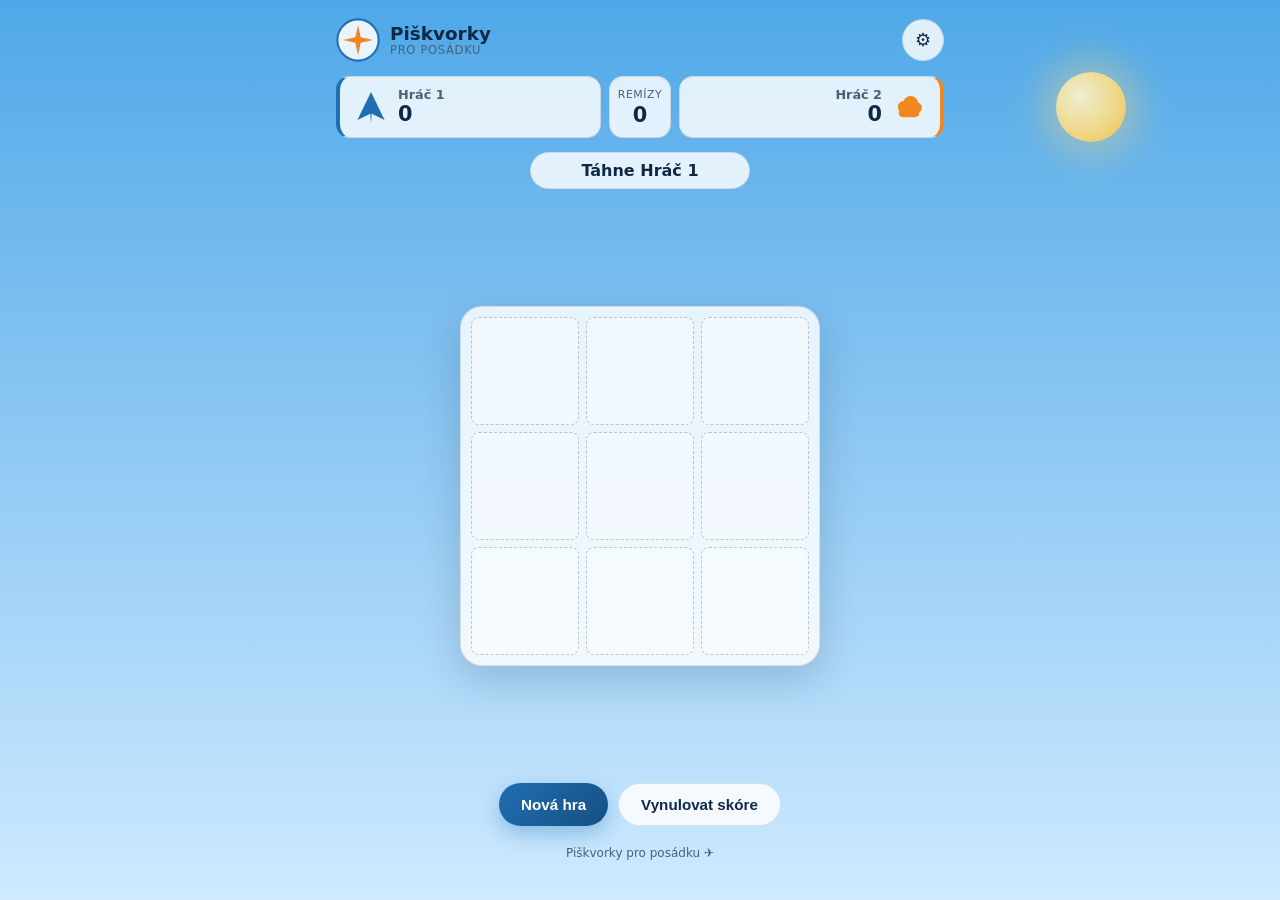
<file: piskvorky/index.html>
<!DOCTYPE html>
<html lang="cs">
<head>
<meta charset="UTF-8">
<meta name="viewport" content="width=device-width, initial-scale=1, viewport-fit=cover">
<meta name="theme-color" content="#1f6fb2">
<meta name="description" content="Piškvorky s leteckou tématikou – hraj proti kamarádovi nebo počítači, uprav si vzhled i pravidla hry.">
<title>Piškvorky pro posádku</title>
<link rel="manifest" href="manifest.webmanifest">
<link rel="icon" href="icon-192.png">
<link rel="apple-touch-icon" href="icon-192.png">
<link rel="stylesheet" href="style.css">
</head>
<body data-theme="day">

<div class="sky-layer" aria-hidden="true">
  <div class="stars"></div>
  <div class="sun-moon"></div>
  <div class="cloud cloud--1"></div>
  <div class="cloud cloud--2"></div>
  <div class="cloud cloud--3"></div>
  <div class="cloud cloud--4"></div>
  <div class="flying-plane"></div>
</div>

<div class="app">

  <header class="topbar">
    <div class="brand">
      <svg class="brand__badge" viewBox="0 0 64 64" aria-hidden="true">
        <circle cx="32" cy="32" r="30" fill="var(--badge-bg)" stroke="var(--badge-ring)" stroke-width="3"/>
        <path d="M32 10 L36 28 L54 32 L36 36 L32 54 L28 36 L10 32 L28 28 Z" fill="var(--badge-mark)"/>
      </svg>
      <div class="brand__text">
        <h1>Piškvorky<span>Pro posádku</span></h1>
      </div>
    </div>
    <div class="topbar__actions">
      <button id="btnInstall" class="icon-btn icon-btn--hidden" title="Nainstalovat aplikaci" aria-label="Nainstalovat aplikaci">⤓</button>
      <button id="btnSettings" class="icon-btn" title="Nastavení" aria-label="Otevřít nastavení">⚙</button>
    </div>
  </header>

  <section class="scoreboard" id="scoreboard">
    <div class="score-card score-card--x" id="scoreCardX">
      <div class="score-card__icon" id="scoreIconX"></div>
      <div class="score-card__info">
        <span class="score-card__name" id="scoreNameX">Hráč 1</span>
        <span class="score-card__value" id="scoreValueX">0</span>
      </div>
    </div>

    <div class="score-card score-card--mid">
      <span class="score-card__label">Remízy</span>
      <span class="score-card__value" id="scoreValueDraw">0</span>
    </div>

    <div class="score-card score-card--o" id="scoreCardO">
      <div class="score-card__info score-card__info--right">
        <span class="score-card__name" id="scoreNameO">Hráč 2</span>
        <span class="score-card__value" id="scoreValueO">0</span>
      </div>
      <div class="score-card__icon" id="scoreIconO"></div>
    </div>
  </section>

  <p class="status-banner" id="statusBanner" role="status" aria-live="polite">Táhne Hráč 1</p>

  <main class="board-wrap">
    <div class="board" id="board" role="grid"></div>
  </main>

  <div class="controls">
    <button id="btnNewGame" class="btn btn--primary">Nová hra</button>
    <button id="btnResetScore" class="btn btn--ghost">Vynulovat skóre</button>
  </div>

  <footer class="app-footer">
    <span>Piškvorky pro posádku ✈</span>
  </footer>
</div>

<!-- Settings modal -->
<div class="modal-overlay" id="settingsOverlay">
  <div class="modal" role="dialog" aria-modal="true" aria-labelledby="settingsTitle">
    <div class="modal__header">
      <h2 id="settingsTitle">Nastavení hry</h2>
      <button class="icon-btn" id="btnCloseSettings" aria-label="Zavřít nastavení">✕</button>
    </div>

    <div class="modal__body">

      <section class="settings-section">
        <h3>Hráči</h3>
        <label class="field">
          <span>Jméno hráče 1</span>
          <input type="text" id="inputNameX" maxlength="16" placeholder="Hráč 1">
        </label>
        <label class="field">
          <span>Jméno hráče 2</span>
          <input type="text" id="inputNameO" maxlength="16" placeholder="Hráč 2">
        </label>

        <label class="field">
          <span>Herní režim</span>
          <select id="selectMode">
            <option value="pvp">Dva hráči</option>
            <option value="pvc">Proti počítači</option>
          </select>
        </label>

        <label class="field" id="fieldAiSide">
          <span>Počítač hraje za</span>
          <select id="selectAiSide">
            <option value="O">Hráče 2</option>
            <option value="X">Hráče 1</option>
          </select>
        </label>

        <label class="field" id="fieldDifficulty">
          <span>Obtížnost počítače</span>
          <select id="selectDifficulty">
            <option value="easy">Snadná</option>
            <option value="medium">Střední</option>
            <option value="hard">Těžká</option>
          </select>
        </label>

        <label class="field">
          <span>Kdo začíná</span>
          <select id="selectStarting">
            <option value="X">Hráč 1</option>
            <option value="O">Hráč 2</option>
            <option value="alternate">Střídat po hrách</option>
          </select>
        </label>
      </section>

      <section class="settings-section">
        <h3>Hrací plocha</h3>
        <label class="field">
          <span>Velikost plochy (3–20)</span>
          <input type="number" id="inputBoardSize" min="3" max="20" step="1" value="3">
        </label>
        <label class="field">
          <span>Počet v řadě pro výhru</span>
          <select id="selectWinLength"></select>
        </label>
      </section>

      <section class="settings-section">
        <h3>Vzhled</h3>
        <label class="field">
          <span>Obloha</span>
          <select id="selectTheme">
            <option value="day">Denní obloha</option>
            <option value="crew">Nebe posádky</option>
            <option value="night">Noční let</option>
            <option value="desert">Pouštní přelet</option>
            <option value="storm">Bouřkový front</option>
          </select>
        </label>

        <div class="field field--stack">
          <span>Symbol hráče 1</span>
          <div class="symbol-picker" id="pickerSymbolX" role="radiogroup" aria-label="Symbol hráče 1"></div>
        </div>

        <div class="field field--stack">
          <span>Symbol hráče 2</span>
          <div class="symbol-picker" id="pickerSymbolO" role="radiogroup" aria-label="Symbol hráče 2"></div>
        </div>

        <label class="field">
          <span>Barva hráče 1</span>
          <select id="selectColorX">
            <option value="blue">Modrá</option>
            <option value="orange">Oranžová</option>
            <option value="red">Červená</option>
            <option value="green">Zelená</option>
            <option value="yellow">Žlutá</option>
          </select>
        </label>

        <label class="field">
          <span>Barva hráče 2</span>
          <select id="selectColorO">
            <option value="orange">Oranžová</option>
            <option value="blue">Modrá</option>
            <option value="red">Červená</option>
            <option value="green">Zelená</option>
            <option value="yellow">Žlutá</option>
          </select>
        </label>

        <label class="field field--switch">
          <span>Animace oblohy</span>
          <input type="checkbox" id="checkAnimation" class="switch">
        </label>
      </section>

      <section class="settings-section">
        <h3>Zvuk a ovládání</h3>
        <label class="field field--switch">
          <span>Zvukové efekty</span>
          <input type="checkbox" id="checkSound" class="switch">
        </label>
        <label class="field field--switch">
          <span>Vibrace (mobil)</span>
          <input type="checkbox" id="checkVibration" class="switch">
        </label>
      </section>

    </div>

    <div class="modal__footer">
      <button id="btnRestoreDefaults" class="btn btn--ghost">Výchozí nastavení</button>
      <button id="btnApplySettings" class="btn btn--primary">Uložit a hrát</button>
    </div>
  </div>
</div>

<div class="toast" id="toast"></div>

<script src="game.js"></script>
<script src="ai.js"></script>
<script src="sound.js"></script>
<script src="app.js"></script>
</body>
</html>
</file>
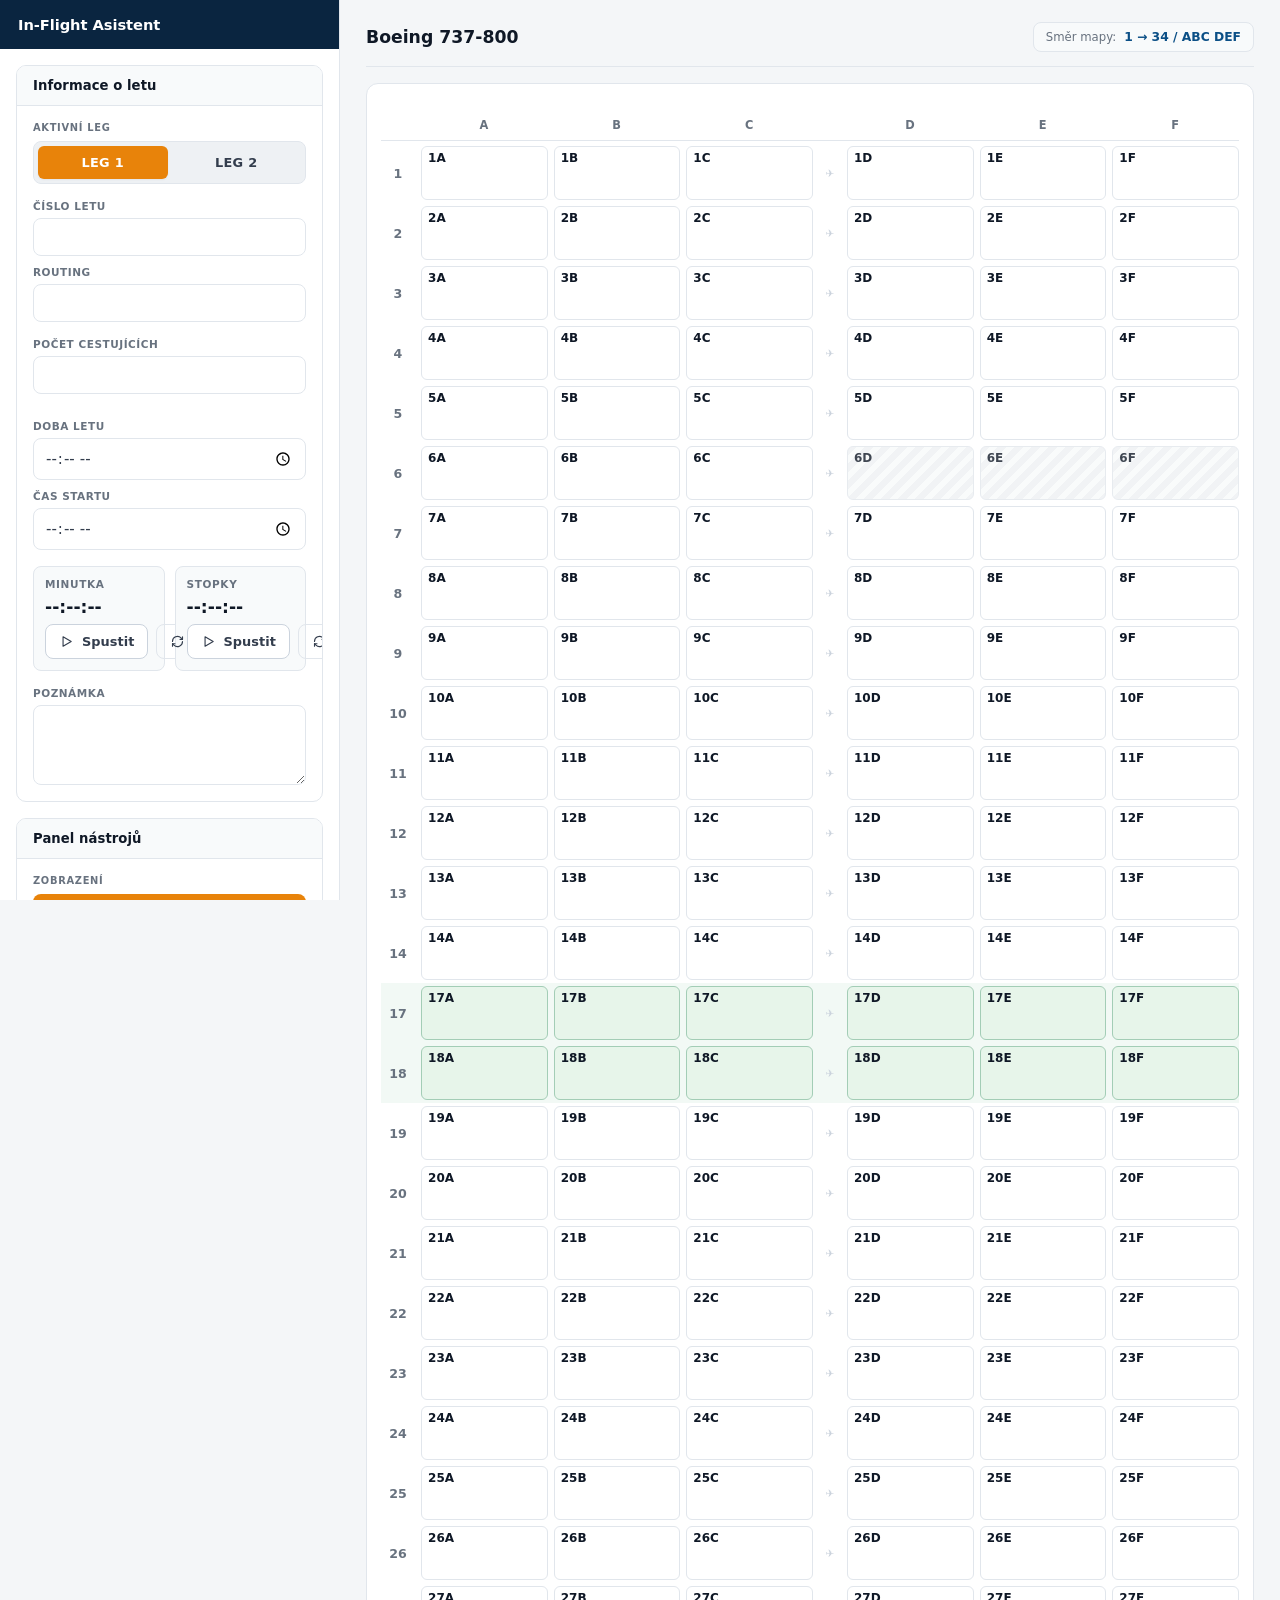
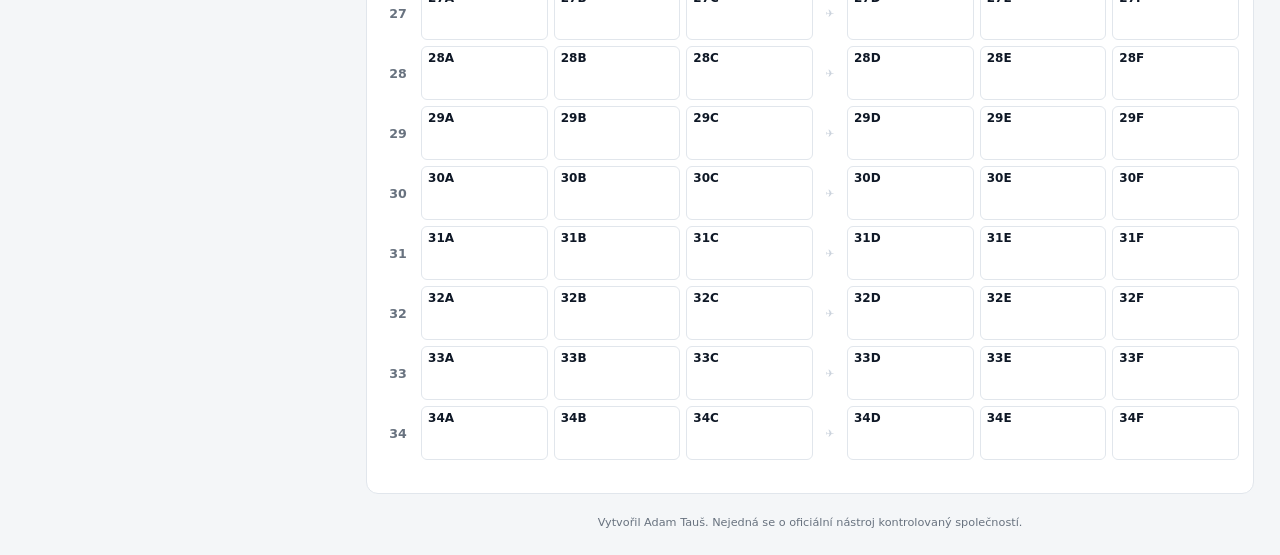
<file: test/index.html>
<!DOCTYPE html>
<html lang="cs">
<head>
<meta charset="UTF-8" />
<meta name="viewport" content="width=device-width, initial-scale=1.0, viewport-fit=cover" />
<title>In-Flight Asistent</title>
<link rel="apple-touch-icon" href="icon-ifa.png">
<link rel="manifest" href="manifest.json">
<meta name="theme-color" content="#004289">
<meta name="apple-mobile-web-app-capable" content="yes">
<meta name="apple-mobile-web-app-status-bar-style" content="default">
<meta name="apple-mobile-web-app-title" content="In-Flight Asistent">

<style>
:root{
  --blue:#0b4f86;
  --blue-dark:#083c68;
  --blue-light:#e8f0f9;
  --navy:#0a2540;
  --orange:#e8830a;
  --orange-dark:#c96e00;

  --bg:#f4f6f8;
  --bg2:#eef1f4;
  --panel:#ffffff;
  --panel-soft:#f8fafb;
  --panel-alt:#eef1f4;
  --line:#e1e6ec;
  --line-strong:#cbd3dd;
  --text:#333d4d;
  --heading:#0f1826;
  --muted:#68727f;

  --seat:#ffffff;
  --seat-selected:#e5eefb;
  --exit:#e7f5ea;
  --exit-line:#2f9e52;
  --disabled:#eef0f3;

  --pill-fresh-bg:#fbe7cf;
  --pill-fresh-text:#8a4c04;
  --pill-pax-bg:#eae4fb;
  --pill-pax-text:#5b2fb0;
  --pill-catering-bg:#fbdede;
  --pill-catering-text:#932222;
  --pill-note-bg:#e9edf2;
  --pill-note-text:#48535f;

  --success-bg:#e5f4e9;
  --success-border:#a9d9b6;
  --success-text:#1c6b39;
  --warning-bg:#fbf0dc;
  --warning-border:#e7c581;
  --warning-text:#8a5b0a;
  --danger:#c0362b;
  --danger-dark:#9c2a20;

  --radius-xs:4px;
  --radius-sm:6px;
  --radius-md:8px;
  --radius-lg:10px;
  --radius-xl:12px;

  --shadow-sm:0 1px 2px rgba(15,23,42,.05);
  --shadow:0 1px 3px rgba(15,23,42,.06), 0 8px 20px -10px rgba(15,23,42,.15);
  --shadow-lg:0 20px 44px -14px rgba(15,23,42,.28);
  --focus-ring:0 0 0 3px color-mix(in srgb, var(--blue) 30%, transparent);
}
body.dark{
  --blue:#4f8fd6;
  --blue-dark:#3a76bb;
  --blue-light:#132943;
  --navy:#050d18;
  --orange:#f2a13d;
  --orange-dark:#d6862a;

  --bg:#0c0f14;
  --bg2:#0f1319;
  --panel:#151a21;
  --panel-soft:#1a2029;
  --panel-alt:#1e252f;
  --line:#2a323d;
  --line-strong:#3a4553;
  --text:#dde2e8;
  --heading:#f5f7f9;
  --muted:#8993a1;

  --seat:#171d26;
  --seat-selected:#1f3a5c;
  --exit:#132a1e;
  --exit-line:#3fbd6a;
  --disabled:#20262e;

  --pill-fresh-bg:#4a3313;
  --pill-fresh-text:#f0c483;
  --pill-pax-bg:#33254e;
  --pill-pax-text:#dcc9fb;
  --pill-catering-bg:#4c2020;
  --pill-catering-text:#f5c2c2;
  --pill-note-bg:#232a33;
  --pill-note-text:#c7d0da;

  --success-bg:#132a1c;
  --success-border:#28553a;
  --success-text:#7fcf9a;
  --warning-bg:#33280f;
  --warning-border:#5c4a1e;
  --warning-text:#e8bd6c;
  --danger:#e0574a;
  --danger-dark:#b8402f;

  --shadow-sm:0 1px 2px rgba(0,0,0,.4);
  --shadow:0 1px 2px rgba(0,0,0,.3), 0 10px 24px -12px rgba(0,0,0,.55);
  --shadow-lg:0 24px 50px -16px rgba(0,0,0,.6);
  --focus-ring:0 0 0 3px color-mix(in srgb, var(--blue) 40%, transparent);
}
:root{
  --i-rotate: url("data:image/svg+xml,<svg xmlns='http://www.w3.org/2000/svg' viewBox='0 0 24 24' fill='none' stroke='%23000' stroke-width='1.8' stroke-linecap='round' stroke-linejoin='round'><path d='M20 12a8 8 0 1 1-2.6-5.9'/><path d='M20 4v5h-5'/></svg>");
  --i-grid: url("data:image/svg+xml,<svg xmlns='http://www.w3.org/2000/svg' viewBox='0 0 24 24' fill='none' stroke='%23000' stroke-width='1.8' stroke-linecap='round' stroke-linejoin='round'><rect x='3.5' y='3.5' width='7' height='7' rx='1.2'/><rect x='13.5' y='3.5' width='7' height='7' rx='1.2'/><rect x='3.5' y='13.5' width='7' height='7' rx='1.2'/><rect x='13.5' y='13.5' width='7' height='7' rx='1.2'/></svg>");
  --i-moon: url("data:image/svg+xml,<svg xmlns='http://www.w3.org/2000/svg' viewBox='0 0 24 24' fill='none' stroke='%23000' stroke-width='1.8' stroke-linecap='round' stroke-linejoin='round'><path d='M20.5 14.5A8.5 8.5 0 1 1 9.5 3.5a7 7 0 0 0 11 11z'/></svg>");
  --i-sun: url("data:image/svg+xml,<svg xmlns='http://www.w3.org/2000/svg' viewBox='0 0 24 24' fill='none' stroke='%23000' stroke-width='1.8' stroke-linecap='round' stroke-linejoin='round'><circle cx='12' cy='12' r='4'/><path d='M12 2.5v2.5M12 19v2.5M4.2 4.2l1.8 1.8M18 18l1.8 1.8M2.5 12H5M19 12h2.5M4.2 19.8 6 18M18 6l1.8-1.8'/></svg>");
  --i-info: url("data:image/svg+xml,<svg xmlns='http://www.w3.org/2000/svg' viewBox='0 0 24 24' fill='none' stroke='%23000' stroke-width='1.8' stroke-linecap='round' stroke-linejoin='round'><circle cx='12' cy='12' r='8.5'/><path d='M12 11v5.5'/><path d='M12 8.2v.1'/></svg>");
  --i-search: url("data:image/svg+xml,<svg xmlns='http://www.w3.org/2000/svg' viewBox='0 0 24 24' fill='none' stroke='%23000' stroke-width='1.8' stroke-linecap='round' stroke-linejoin='round'><circle cx='10.5' cy='10.5' r='6.5'/><path d='M20 20l-4.8-4.8'/></svg>");
  --i-tag: url("data:image/svg+xml,<svg xmlns='http://www.w3.org/2000/svg' viewBox='0 0 24 24' fill='none' stroke='%23000' stroke-width='1.8' stroke-linecap='round' stroke-linejoin='round'><path d='M20 13.3 12.7 20.6a1.5 1.5 0 0 1-2.1 0l-7.2-7.2a1.5 1.5 0 0 1 0-2.1L10.7 4H18a2 2 0 0 1 2 2v7.3z'/><circle cx='14.2' cy='9.8' r='1.4'/></svg>");
  --i-box: url("data:image/svg+xml,<svg xmlns='http://www.w3.org/2000/svg' viewBox='0 0 24 24' fill='none' stroke='%23000' stroke-width='1.8' stroke-linecap='round' stroke-linejoin='round'><path d='M20.5 7.5 12 3 3.5 7.5v9L12 21l8.5-4.5v-9z'/><path d='M3.5 7.5 12 12l8.5-4.5M12 12v9'/></svg>");
  --i-download: url("data:image/svg+xml,<svg xmlns='http://www.w3.org/2000/svg' viewBox='0 0 24 24' fill='none' stroke='%23000' stroke-width='1.8' stroke-linecap='round' stroke-linejoin='round'><path d='M12 3.5v11'/><path d='M7.5 10l4.5 4.5L16.5 10'/><path d='M4.5 19.5h15'/></svg>");
  --i-upload: url("data:image/svg+xml,<svg xmlns='http://www.w3.org/2000/svg' viewBox='0 0 24 24' fill='none' stroke='%23000' stroke-width='1.8' stroke-linecap='round' stroke-linejoin='round'><path d='M12 19.5v-11'/><path d='M7.5 13l4.5-4.5L16.5 13'/><path d='M4.5 4.5h15'/></svg>");
  --i-trash: url("data:image/svg+xml,<svg xmlns='http://www.w3.org/2000/svg' viewBox='0 0 24 24' fill='none' stroke='%23000' stroke-width='1.8' stroke-linecap='round' stroke-linejoin='round'><path d='M4.5 7h15'/><path d='M9.5 7V4.6c0-.6.5-1.1 1.1-1.1h2.8c.6 0 1.1.5 1.1 1.1V7'/><path d='M6.5 7l1 12.4c0 .6.5 1.1 1.1 1.1h6.8c.6 0 1-.5 1.1-1.1L17.5 7'/></svg>");
  --i-list: url("data:image/svg+xml,<svg xmlns='http://www.w3.org/2000/svg' viewBox='0 0 24 24' fill='none' stroke='%23000' stroke-width='1.8' stroke-linecap='round' stroke-linejoin='round'><path d='M4.5 6.5h15M4.5 12h15M4.5 17.5h9.5'/></svg>");
  --i-play: url("data:image/svg+xml,<svg xmlns='http://www.w3.org/2000/svg' viewBox='0 0 24 24' fill='none' stroke='%23000' stroke-width='1.8' stroke-linecap='round' stroke-linejoin='round'><path d='M6.5 4.5v15l13-7.5z'/></svg>");
  --i-refresh: url("data:image/svg+xml,<svg xmlns='http://www.w3.org/2000/svg' viewBox='0 0 24 24' fill='none' stroke='%23000' stroke-width='1.8' stroke-linecap='round' stroke-linejoin='round'><path d='M4 12a8 8 0 0 1 13.7-5.7L20 8.5'/><path d='M20 4.5v4h-4'/><path d='M20 12a8 8 0 0 1-13.7 5.7L4 15.5'/><path d='M4 19.5v-4h4'/></svg>");
  --i-close: url("data:image/svg+xml,<svg xmlns='http://www.w3.org/2000/svg' viewBox='0 0 24 24' fill='none' stroke='%23000' stroke-width='1.8' stroke-linecap='round' stroke-linejoin='round'><path d='M6 6l12 12M18 6L6 18'/></svg>");
  --i-check: url("data:image/svg+xml,<svg xmlns='http://www.w3.org/2000/svg' viewBox='0 0 24 24' fill='none' stroke='%23000' stroke-width='1.8' stroke-linecap='round' stroke-linejoin='round'><path d='M5 12.5l4.5 4.5L19.5 7'/></svg>");
  --i-plus: url("data:image/svg+xml,<svg xmlns='http://www.w3.org/2000/svg' viewBox='0 0 24 24' fill='none' stroke='%23000' stroke-width='1.8' stroke-linecap='round' stroke-linejoin='round'><path d='M12 5v14M5 12h14'/></svg>");
}
*{box-sizing:border-box}
html{scroll-behavior:smooth;font-size:15px}
html,body{margin:0;padding:0}
body{
  font-family:Inter,system-ui,-apple-system,Segoe UI,Roboto,Arial,sans-serif;
  color:var(--text);
  background:var(--bg);
  -webkit-font-smoothing:antialiased;
  text-rendering:optimizeLegibility;
  transition:background-color .2s ease,color .2s ease;
}
.app{display:grid;grid-template-columns:340px 1fr;min-height:100vh}
.sidebar{background:var(--panel);border-right:1px solid var(--line);display:flex;flex-direction:column;position:sticky;top:0;height:100vh;overflow:auto}
.sidebar-header{position:sticky;top:0;z-index:6;flex:0 0 auto;display:flex;align-items:center;padding:16px 18px;background:var(--navy);color:#fff}
.sidebar-header h1{margin:0;font-size:.98rem;font-weight:650;color:#fff;letter-spacing:-.005em}
.sidebar-body{flex:1 1 auto;padding:16px;display:flex;flex-direction:column;gap:16px}
.main{padding:22px 26px;overflow:auto}
h1,h2,h3{margin:0 0 8px;color:var(--heading);font-weight:650}
h1{font-size:1.2rem}
h2{font-size:1rem}
p,label,small{color:var(--muted)}
.card{background:var(--panel);border:1px solid var(--line);border-radius:var(--radius-lg);overflow:hidden;display:flex;flex-direction:column}
.card-header{flex:0 0 auto;display:flex;align-items:center;justify-content:space-between;gap:10px;padding:12px 16px;background:var(--panel-soft);border-bottom:1px solid var(--line)}
.card-header h2{margin:0;font-size:.88rem;font-weight:650;color:var(--heading);letter-spacing:.005em}
.card-body{flex:1 1 auto;padding:16px;display:flex;flex-direction:column;gap:16px}
.nav-group{display:flex;flex-direction:column;gap:8px}
.nav-group-label{font-size:.66rem;font-weight:700;letter-spacing:.07em;text-transform:uppercase;color:var(--muted)}
.row{display:flex;gap:8px;flex-wrap:wrap;align-items:center}
.space-between{justify-content:space-between}
.btn-row{display:grid;grid-template-columns:repeat(auto-fit,minmax(148px,1fr));gap:8px}
.field-row{display:grid;grid-template-columns:repeat(auto-fit,minmax(140px,1fr));gap:10px}
.field{display:flex;flex-direction:column;gap:6px;min-width:0}
.field label{font-size:.7rem;font-weight:700;text-transform:uppercase;letter-spacing:.05em;color:var(--muted)}
input,textarea,button,select{font:inherit}
input[type=text],input[type=time],textarea{
  width:100%;min-width:0;max-width:100%;border:1px solid var(--line);border-radius:var(--radius-md);padding:9px 11px;background:var(--panel);color:var(--text);outline:none;box-sizing:border-box;
  transition:border-color .15s ease,box-shadow .15s ease
}
input[type=time]{-webkit-min-logical-width:0}
input[type=text]:focus,input[type=time]:focus,textarea:focus{border-color:var(--blue);box-shadow:var(--focus-ring)}
textarea{resize:vertical;min-height:80px}
button{-webkit-tap-highlight-color:transparent;border:none;border-radius:var(--radius-md);padding:9px 13px;background:var(--blue);color:#fff;font-weight:600;font-size:.86rem;cursor:pointer;letter-spacing:.003em;transition:background-color .15s ease,border-color .15s ease,box-shadow .15s ease,opacity .15s ease}
button:hover{background:var(--blue-dark)}
button:active{opacity:.9}
button:focus-visible{outline:none;box-shadow:var(--focus-ring)}
button:disabled{opacity:.45;cursor:not-allowed}
button.secondary{background:var(--panel);color:var(--text);border:1px solid var(--line-strong)}
button.secondary:hover{background:var(--panel-alt);border-color:var(--muted)}
button.warn{background:var(--orange);color:#fff}
button.warn:hover{background:var(--orange-dark)}
button.danger{background:var(--danger);color:#fff}
button.danger:hover{background:var(--danger-dark)}
button.ghost{background:transparent;color:var(--text);border:1px solid var(--line)}
button.ghost:hover{background:var(--panel-soft)}
button.small{padding:7px 11px;font-size:.78rem}
button[data-icon]{display:inline-flex;align-items:center;justify-content:center;gap:8px}
button[data-icon]::before{content:"";width:15px;height:15px;flex:0 0 auto;background-color:currentColor;-webkit-mask-repeat:no-repeat;mask-repeat:no-repeat;-webkit-mask-position:center;mask-position:center;-webkit-mask-size:contain;mask-size:contain}
button.small[data-icon]::before{width:13px;height:13px}
button[data-icon="rotate"]::before{-webkit-mask-image:var(--i-rotate);mask-image:var(--i-rotate)}
button[data-icon="grid"]::before{-webkit-mask-image:var(--i-grid);mask-image:var(--i-grid)}
button[data-icon="theme"]::before{-webkit-mask-image:var(--i-moon);mask-image:var(--i-moon)}
body.dark button[data-icon="theme"]::before{-webkit-mask-image:var(--i-sun);mask-image:var(--i-sun)}
button[data-icon="info"]::before{-webkit-mask-image:var(--i-info);mask-image:var(--i-info)}
button[data-icon="search"]::before{-webkit-mask-image:var(--i-search);mask-image:var(--i-search)}
button[data-icon="tag"]::before{-webkit-mask-image:var(--i-tag);mask-image:var(--i-tag)}
button[data-icon="box"]::before{-webkit-mask-image:var(--i-box);mask-image:var(--i-box)}
button[data-icon="download"]::before{-webkit-mask-image:var(--i-download);mask-image:var(--i-download)}
button[data-icon="upload"]::before{-webkit-mask-image:var(--i-upload);mask-image:var(--i-upload)}
button[data-icon="trash"]::before{-webkit-mask-image:var(--i-trash);mask-image:var(--i-trash)}
button[data-icon="list"]::before{-webkit-mask-image:var(--i-list);mask-image:var(--i-list)}
button[data-icon="play"]::before{-webkit-mask-image:var(--i-play);mask-image:var(--i-play)}
button[data-icon="refresh"]::before{-webkit-mask-image:var(--i-refresh);mask-image:var(--i-refresh)}
button[data-icon="close"]::before{-webkit-mask-image:var(--i-close);mask-image:var(--i-close)}
button[data-icon="check"]::before{-webkit-mask-image:var(--i-check);mask-image:var(--i-check)}
button[data-icon="plus"]::before{-webkit-mask-image:var(--i-plus);mask-image:var(--i-plus)}
.legend-grid{display:grid;grid-template-columns:1fr 1fr;gap:8px}
.legend-item{display:flex;gap:8px;align-items:center;font-size:.82rem;color:var(--text)}
.swatch{width:13px;height:13px;border-radius:3px;border:1px solid rgba(0,0,0,.1);flex:0 0 13px}
.legend-panel{display:none}
.legend-panel.open{display:flex;flex-direction:column;gap:12px}
.tool-section{padding:14px;border:1px solid var(--line);border-radius:var(--radius-lg);background:var(--panel-soft)}
.tool-section h2,.tool-section h3{margin-top:0}
.list{max-height:220px;overflow:auto;display:flex;flex-direction:column;gap:7px}
.list-item{padding:9px 11px;border:1px solid var(--line);border-radius:var(--radius-md);background:var(--panel);color:var(--text);font-size:.86rem}
.delivery-chips{display:flex;flex-wrap:wrap;gap:6px;margin-top:8px}
.delivery-chip{border:1px solid var(--line);background:var(--panel-soft);color:var(--text);border-radius:var(--radius-sm);padding:5px 9px;font-size:.78rem;font-weight:600;cursor:pointer;transition:background-color .15s ease,border-color .15s ease}
.delivery-chip:hover{border-color:var(--line-strong)}
.delivery-chip.done{background:var(--success-bg);border-color:var(--success-border);color:var(--success-text)}
.delivery-chip.partial{background:var(--warning-bg);border-color:var(--warning-border);color:var(--warning-text)}
.delivery-chip .tick{margin-left:4px;font-weight:800}
.delivery-hint{margin-top:6px;font-size:.75rem;color:var(--muted)}
.delivery-actions{display:flex;gap:8px;flex-wrap:wrap;margin-top:8px}
.delivery-action{border:1px solid var(--line);background:var(--panel-soft);color:var(--text);border-radius:var(--radius-sm);padding:7px 10px;font-size:.76rem;font-weight:700;cursor:pointer;transition:background-color .15s ease,border-color .15s ease}
.delivery-action:hover{border-color:var(--line-strong)}
.delivery-action.done{background:var(--success-bg);border-color:var(--success-border);color:var(--success-text)}
.seat-top{display:flex;align-items:center;justify-content:space-between;gap:4px}
.seat-status{display:inline-flex;align-items:center;justify-content:center;width:15px;height:15px;border-radius:50%;font-size:.64rem;font-weight:800;border:1px solid var(--line);background:var(--panel-soft);color:var(--muted);flex:0 0 15px}
.seat-status.partial{background:var(--warning-bg);border-color:var(--warning-border);color:var(--warning-text)}
.seat-status.done{background:var(--success-bg);border-color:var(--success-border);color:var(--success-text)}
.seatmap-wrap{max-width:1240px;margin:0 auto}
.topbar{display:flex;justify-content:space-between;gap:12px;flex-wrap:wrap;align-items:center;margin-bottom:16px;padding-bottom:14px;border-bottom:1px solid var(--line)}
.topbar h2{margin:0;font-size:1.15rem;font-weight:650}
.orientation-pill{display:inline-flex;align-items:center;gap:8px;background:var(--panel-soft);border:1px solid var(--line);border-radius:var(--radius-md);padding:7px 12px;font-size:.82rem}
.orientation-pill .muted{font-size:.78rem}
.orientation-value{color:var(--blue);font-weight:700;font-variant-numeric:tabular-nums}
.seatmap{background:var(--panel);border:1px solid var(--line);border-radius:var(--radius-xl);padding:16px 14px 20px;overflow:hidden}
.aircraft-head,.aircraft-tail{text-align:center;color:var(--muted);font-size:.75rem;letter-spacing:.2em;margin:2px 0 10px;font-weight:700;text-transform:uppercase}
.grid-header,.seat-row{display:grid;grid-template-columns:34px repeat(3,1fr) 22px repeat(3,1fr);gap:6px;align-items:center}
.grid-header{position:sticky;top:0;padding:8px 0;margin-bottom:2px;background:var(--panel);border-bottom:1px solid var(--line);z-index:2;color:var(--muted);font-weight:700;font-size:.76rem;letter-spacing:.08em;text-align:center}
.rownum{text-align:center;font-weight:650;color:var(--muted);font-size:.84rem;font-variant-numeric:tabular-nums}
.seat-row{padding:3px 0}
.seat-row.exit-row{background:color-mix(in srgb, var(--exit-line) 6%, transparent)}
.aisle{text-align:center;color:var(--line-strong);font-size:.7rem}
.seat{min-height:54px;max-height:54px;border-radius:var(--radius-sm);border:1px solid var(--line);background:var(--seat);padding:5px 6px 4px;text-align:left;cursor:pointer;overflow:hidden;display:flex;flex-direction:column;transition:border-color .12s ease,background-color .12s ease}
.seat:not(.disabled):hover{border-color:var(--blue);background:var(--panel-soft)}
.seat:not(.disabled):active{background:var(--panel-alt)}
.seat.exit{background:var(--exit);border-color:color-mix(in srgb, var(--exit-line) 35%, var(--line))}
.seat.selected{border-color:var(--orange);box-shadow:inset 0 0 0 1px var(--orange)}
.seat.has-data{border-color:var(--blue);box-shadow:inset 0 0 0 1px var(--blue)}
.seat.disabled{
  background:repeating-linear-gradient(135deg,var(--disabled) 0px,var(--disabled) 6px,var(--panel-soft) 6px,var(--panel-soft) 12px);
  color:var(--muted);cursor:not-allowed;opacity:.8
}
.seat-topline{display:flex;align-items:center;justify-content:space-between;gap:4px;margin-bottom:3px}
.seat-id{font-weight:700;color:var(--heading);font-size:.8rem;line-height:1.1;margin-bottom:0}
.seat-status-badge{width:15px;height:15px;border-radius:50%;display:inline-flex;align-items:center;justify-content:center;font-size:.64rem;font-weight:800;flex:0 0 15px;border:1px solid transparent}
.seat-status-badge.done{background:var(--success-bg);border-color:var(--success-border);color:var(--success-text)}
.seat-status-badge.partial{background:var(--warning-bg);border-color:var(--warning-border);color:var(--warning-text)}
.seat-meta{display:flex;flex-direction:column;gap:2px;font-size:.6rem;line-height:1.15;overflow:hidden}
.pill{display:inline-flex;align-items:center;width:max-content;max-width:100%;white-space:nowrap;overflow:hidden;text-overflow:ellipsis;padding:1px 5px;border-radius:var(--radius-xs);font-weight:650}
.pill-fresh{background:var(--pill-fresh-bg);color:var(--pill-fresh-text)}
.pill-pax{background:var(--pill-pax-bg);color:var(--pill-pax-text)}
.pill-catering{background:var(--pill-catering-bg);color:var(--pill-catering-text)}
.pill-note{background:var(--pill-note-bg);color:var(--pill-note-text)}
.muted{color:var(--muted)}
.modal{position:fixed;inset:0;background:rgba(8,12,20,.55);backdrop-filter:blur(2px);display:none;align-items:center;justify-content:center;padding:16px;z-index:50}
.modal.open{display:flex}
.modal-box{width:min(960px,100%);max-height:92vh;overflow:auto;background:var(--panel);border:1px solid var(--line);border-radius:var(--radius-xl);box-shadow:var(--shadow-lg);color:var(--text);display:flex;flex-direction:column}
.modal-header{flex:0 0 auto;display:flex;align-items:center;justify-content:space-between;gap:10px;padding:16px 20px;border-bottom:1px solid var(--line);background:var(--panel-soft);position:sticky;top:0;z-index:2}
.modal-header h2{margin:0;font-size:1rem;font-weight:650}
.modal-body{padding:20px}
.modal-grid{display:grid;grid-template-columns:1fr 1fr;gap:18px}
.section-block{display:flex;flex-direction:column;gap:10px}
.section-title{font-size:.72rem;font-weight:700;text-transform:uppercase;letter-spacing:.07em;color:var(--muted);margin:0}
.check-grid{display:grid;grid-template-columns:repeat(2,minmax(0,1fr));gap:7px 9px;color:var(--text)}
.check-grid label{display:flex;align-items:center;gap:7px;padding:7px 9px;border:1px solid var(--line);border-radius:var(--radius-sm);background:var(--panel-soft);font-size:.82rem;font-weight:550;cursor:pointer;transition:border-color .15s ease,background-color .15s ease}
.check-grid label:hover{border-color:var(--line-strong)}
.check-grid label:has(input:checked){border-color:var(--blue);background:var(--blue-light);color:var(--heading)}
.products{display:grid;grid-template-columns:repeat(2,minmax(0,1fr));gap:8px}
.product{border:1px solid var(--line);border-radius:var(--radius-md);padding:9px;background:var(--panel);display:flex;flex-direction:column;gap:7px}
.product-name{font-weight:650;color:var(--heading);font-size:.85rem}
.qty{display:flex;align-items:center;justify-content:space-between;gap:8px}
.qty-controls{display:flex;align-items:center;gap:9px}
.qty-btn{width:32px;height:32px;border-radius:var(--radius-sm);background:var(--panel-soft);color:var(--text);border:1px solid var(--line);font-weight:700;padding:0;font-size:1.05rem;display:flex;align-items:center;justify-content:center;touch-action:manipulation;transition:background-color .15s ease,border-color .15s ease}
.qty-btn:hover{background:var(--panel-alt);border-color:var(--line-strong)}
.qty-number{min-width:22px;text-align:center;font-weight:700;font-size:.92rem;color:var(--text);font-variant-numeric:tabular-nums}
.cart{margin-top:0;background:var(--panel-soft);border:1px dashed var(--line-strong);border-radius:var(--radius-md);padding:9px 10px;min-height:40px;color:var(--text);font-size:.82rem}
.custom-product-input{width:100%;text-transform:uppercase}
.list-item-head,.summary-row-head{display:flex;align-items:flex-start;justify-content:space-between;gap:8px;margin-bottom:5px}
.list-item-head > strong,.summary-row-head > strong{flex:1 1 auto;font-weight:650}
.delivery-bulk-btn{padding:5px 9px;font-size:.72rem;line-height:1.1}
.code-help{margin-top:10px;font-size:.82rem;color:var(--text);background:var(--panel-alt);border:1px solid var(--line);padding:10px;border-radius:var(--radius-md)}
.sticky-actions{position:sticky;bottom:0;background:linear-gradient(180deg,transparent,var(--panel) 35%);padding:14px 20px 20px}
.modal-actions{display:grid;grid-template-columns:1fr 1fr;gap:10px}
.summary-modal-list{max-height:60vh;overflow:auto;display:flex;flex-direction:column;gap:7px}
.summary-row{padding:9px 11px;border:1px solid var(--line);border-radius:var(--radius-md);background:var(--panel)}

.letter-picker{display:grid;grid-template-columns:repeat(6,minmax(0,1fr));gap:6px;margin-top:8px}
.letter-btn{padding:9px 0;text-align:center;font-weight:650}
.letter-btn.active{background:var(--orange);color:#fff;border:none}

.leg-tabs{position:relative;display:flex;gap:4px;background:var(--panel-alt);border:1px solid var(--line);border-radius:var(--radius-md);padding:4px}
.leg-tabs::before{content:"";position:absolute;top:4px;bottom:4px;left:4px;width:calc(50% - 6px);background:var(--orange);border-radius:var(--radius-sm);box-shadow:var(--shadow-sm);transition:transform .28s cubic-bezier(.4,0,.2,1)}
.leg-tabs:has(.leg-tab[data-leg="1"].active)::before{transform:translateX(calc(100% + 4px))}
.leg-tab{position:relative;z-index:1;flex:1 1 0;text-align:center;background:transparent;color:var(--text);border:none;font-weight:650;letter-spacing:.02em;transition:color .2s ease}
.leg-tab:hover{background:transparent}
.leg-tab.active{background:transparent;color:#fff}

.search-grid{display:grid;grid-template-columns:1fr auto;gap:8px}
.search-grid input{min-width:0}
.search-action{display:flex;align-items:end;justify-content:flex-end}
.app-footer{text-align:center;margin:22px 0 4px;font-size:.75rem;color:var(--muted)}
@media (max-width:1100px){.app{grid-template-columns:1fr}.sidebar{position:relative;height:auto}}
@media (max-width:820px){
  .main{padding:16px}
  .sidebar-body{padding:14px}
  .legend-grid{grid-template-columns:1fr}
  .modal-grid{grid-template-columns:1fr}
  .products{grid-template-columns:1fr 1fr}
}
@media (max-width:640px){
  h1{font-size:1.1rem}
  .topbar{margin-bottom:12px;padding-bottom:12px}
  .seatmap{padding:10px 6px 14px;border-radius:var(--radius-lg)}
  .grid-header,.seat-row{grid-template-columns:26px repeat(3,minmax(0,1fr)) 12px repeat(3,minmax(0,1fr));gap:4px}
  .grid-header{font-size:.66rem}
  .rownum{font-size:.76rem}
  .seat{min-height:46px;max-height:46px;border-radius:var(--radius-xs);padding:4px 4px 3px}
  .seat-id{font-size:.7rem;margin-bottom:2px}
  .seat-status{width:13px;height:13px;font-size:.58rem}
  .seat-meta{font-size:.52rem;gap:2px}
  .pill{padding:1px 4px}
  .aisle{font-size:.58rem}
  .card-header{padding:11px 14px}
  .card-body{padding:14px;gap:14px}
  .modal-header{padding:14px 16px}
  .modal-body{padding:16px}
  .sticky-actions{padding:12px 16px 16px}
  .product{padding:7px}
  .product-name{font-size:.8rem}
  .qty-btn{width:30px;height:30px}
  .seat-status-badge{width:13px;height:13px;font-size:.6rem;flex-basis:13px}
  .check-grid{grid-template-columns:1fr}
  button{padding:9px 11px}
  .mobile-order-1{order:1}.mobile-order-2{order:2}.mobile-order-3{order:3}.mobile-order-4{order:4}
  .search-grid{grid-template-columns:1fr}
  .search-action{grid-column:auto}
  .letter-picker{grid-template-columns:repeat(3,minmax(0,1fr))}
}

#flightNo, #routing { text-transform: uppercase; }


.timer-grid{display:grid;grid-template-columns:repeat(2,minmax(0,1fr));gap:10px}
.timer-box{background:var(--panel-soft);border:1px solid var(--line);border-radius:var(--radius-md);padding:11px;display:flex;flex-direction:column;gap:7px}
.timer-box h2{font-size:.7rem;text-transform:uppercase;letter-spacing:.06em;color:var(--muted);margin:0;font-weight:700}
.timer-display{font-size:1.15rem;font-weight:650;color:var(--heading);margin:0;font-variant-numeric:tabular-nums}
.timer-actions{display:grid;grid-template-columns:1fr 1fr;gap:8px}
.stock-grid{display:grid;grid-template-columns:repeat(2,minmax(0,1fr));gap:10px}
.stock-col{background:var(--panel-soft);border:1px solid var(--line);border-radius:var(--radius-md);padding:11px;display:flex;flex-direction:column;gap:7px}
.stock-col h3{font-size:.7rem;text-transform:uppercase;letter-spacing:.06em;margin:0;color:var(--muted);font-weight:700}
.stock-list{display:grid;gap:7px}
.stock-item{display:flex;justify-content:space-between;align-items:center;gap:8px;padding:7px 9px;border-radius:var(--radius-sm);background:var(--panel);border:1px solid var(--line)}
.stock-name{font-size:.8rem;font-weight:600;color:var(--text)}
.stock-value{min-width:44px;text-align:right;font-weight:700;color:var(--heading);font-variant-numeric:tabular-nums}
.stock-editor{display:flex;align-items:center;gap:8px}
.stock-btn{width:28px;height:28px;padding:0;border-radius:var(--radius-sm);background:var(--panel-soft);color:var(--text);border:1px solid var(--line);font-weight:800;transition:background-color .15s ease}
.stock-btn:hover:not(:disabled){background:var(--panel-alt)}
.stock-btn:disabled{opacity:.4;cursor:not-allowed}
.stock-input{width:56px;text-align:center;border:1px solid var(--line);border-radius:var(--radius-sm);padding:5px 4px;background:var(--panel);color:var(--text);font-weight:700;-moz-appearance:textfield}
.stock-input::-webkit-outer-spin-button,.stock-input::-webkit-inner-spin-button{margin:0;-webkit-appearance:none}
.stock-hint{margin-top:0;font-size:.75rem;color:var(--muted)}
.stock-summary{padding:9px 11px;border-radius:var(--radius-md);background:var(--blue-light);border:1px solid color-mix(in srgb, var(--blue) 25%, var(--line));font-size:.78rem;color:var(--text)}
.adjust-box{background:var(--panel-soft);border:1px solid var(--line);border-radius:var(--radius-lg);padding:16px;margin:0;display:flex;flex-direction:column;gap:4px}
.adjust-qty{display:flex;align-items:center;justify-content:center;gap:12px;margin-top:6px}
.adjust-number{width:68px;text-align:center;font-size:1.05rem;font-weight:800;color:var(--heading);border:1px solid var(--line);border-radius:var(--radius-sm);padding:6px;background:var(--panel);-moz-appearance:textfield}
.adjust-number::-webkit-outer-spin-button,.adjust-number::-webkit-inner-spin-button{margin:0;-webkit-appearance:none}
.collapsible-hidden{display:none}
@media (max-width:640px){
  .timer-grid{grid-template-columns:1fr}
  .stock-grid{grid-template-columns:1fr}
}

</style>
</head>
<body>
<div class="app">
  <aside class="sidebar">
    <div class="sidebar-header">
      <h1>In-Flight Asistent</h1>
    </div>
    <div class="sidebar-body">

    <div class="card">
      <div class="card-header"><h2>Informace o letu</h2></div>
      <div class="card-body">
      <div class="nav-group">
        <span class="nav-group-label">Aktivní leg</span>
        <div class="leg-tabs" id="legTabs">
          <button type="button" class="leg-tab" data-leg="0">LEG 1</button>
          <button type="button" class="leg-tab" data-leg="1">LEG 2</button>
        </div>
      </div>
      <div class="field-row">
        <div class="field">
          <label for="flightNo">Číslo letu</label>
          <input id="flightNo" type="text" inputmode="text" />
        </div>
        <div class="field">
          <label for="routing">Routing</label>
          <input id="routing" type="text" inputmode="text" />
        </div>
      </div>
      <div class="field-row">
        <div class="field">
          <label for="paxCount">Počet cestujících</label>
          <input id="paxCount" type="text" inputmode="numeric" pattern="[0-9+]*" />
        </div>
        <div class="field" aria-hidden="true"></div>
      </div>
      <div class="field-row">
        <div class="field">
          <label for="flightTime">Doba letu</label>
          <input id="flightTime" type="time" />
        </div>
        <div class="field">
          <label for="startTime">Čas startu</label>
          <input id="startTime" type="time" />
        </div>
      </div>
      <div class="timer-grid">
        <div class="timer-box">
          <h2>Minutka</h2>
          <div class="timer-display" id="countdownDisplay">--:--:--</div>
          <div class="timer-actions">
            <button id="countdownStartBtn" class="secondary" data-icon="play">Spustit</button>
            <button id="countdownResetBtn" class="ghost" data-icon="refresh">Reset</button>
          </div>
        </div>
        <div class="timer-box">
          <h2>Stopky</h2>
          <div class="timer-display" id="stopwatchDisplay">--:--:--</div>
          <div class="timer-actions">
            <button id="stopwatchStartBtn" class="secondary" data-icon="play">Spustit</button>
            <button id="stopwatchResetBtn" class="ghost" data-icon="refresh">Reset</button>
          </div>
        </div>
      </div>
      <div class="field">
        <label for="generalNote">Poznámka</label>
        <textarea id="generalNote"></textarea>
      </div>
      </div>
    </div>

    <div class="card">
      <div class="card-header"><h2>Panel nástrojů</h2></div>
      <div class="card-body">
      <div class="nav-group">
        <span class="nav-group-label">Zobrazení</span>
      <div class="btn-row">
        <button id="rotateBtn" class="warn" data-icon="rotate">Otočit mapu</button>
        <button id="toggle6defBtn" class="secondary" data-icon="grid">Zobrazit 6DEF</button>
      </div>
      <div class="btn-row">
        <button id="themeBtn" class="secondary" data-icon="theme">Tmavý režim</button>
        <button id="legendToggleBtn" class="secondary" data-icon="info">Legenda</button>
      </div>
      </div>
      <div class="nav-group">
        <span class="nav-group-label">Reference</span>
      <div class="btn-row">
        <button id="toggleSeatSearchBtn" class="secondary" data-icon="search">Vyhledání sedadla</button>
        <button id="toggleLegendCodesBtn" class="secondary" data-icon="tag">Zkratky cateringu</button>
      </div>
      <div class="btn-row">
        <button id="toggleFreshStockBtn" class="secondary" data-icon="box">Sklad freshů</button>
      </div>
      </div>
      <div id="legendPanel" class="legend-panel">
        <div id="legendContent" class="tool-section collapsible-hidden">
        <h2>Legenda</h2>
        <div class="legend-grid">
          <div class="legend-item"><span class="swatch" style="background:var(--seat)"></span> běžné sedadlo</div>
          <div class="legend-item"><span class="swatch" style="background:var(--exit)"></span> exit row</div>
          <div class="legend-item"><span class="swatch" style="background:var(--seat-selected)"></span> vybrané sedadlo</div>
          <div class="legend-item"><span class="swatch" style="background:var(--pill-fresh-bg)"></span> fresh produkty</div>
          <div class="legend-item"><span class="swatch" style="background:var(--pill-pax-bg)"></span> special PAX</div>
          <div class="legend-item"><span class="swatch" style="background:var(--pill-catering-bg)"></span> extra catering</div>
          <div class="legend-item"><span class="seat-status-badge partial">✓</span> rozneseno částečně</div>
          <div class="legend-item"><span class="seat-status-badge done">✓</span> rozneseno vše</div>
          <div class="legend-item"><span class="swatch" style="background:var(--disabled)"></span> neaktivní 6DEF</div>
        </div>

        </div>
        <div id="freshStockPanel" class="tool-section collapsible-hidden">
          <div class="stock-grid">
            <div class="stock-col">
              <h3>Sklad freshů</h3>
              <div class="stock-list" id="stockStockListPanel"></div>
            </div>
            <div class="stock-col">
              <h3>K dispozici</h3>
              <div class="stock-list" id="stockAvailableListPanel"></div>
            </div>
          </div>
          <div class="stock-summary" id="stockSummaryPanel">Vyplň sklad freshů. K dispozici se bude počítat automaticky podle prodaných kusů.</div>
          <div class="stock-hint">Pokud necháš vše na nule, sklad se nebude hlídat.</div>
        </div>
        <div id="seatSearchPanel" class="tool-section collapsible-hidden">
          <h2>Vyhledání sedadla</h2>
          <div class="search-grid">
            <input id="seatRowInput" type="tel" inputmode="numeric" pattern="[0-9]*" />
            <div class="search-action"><button id="findBtn" class="ghost" data-icon="search">Najít</button></div>
          </div>
          <div class="letter-picker" id="letterPicker">
            <button type="button" class="secondary letter-btn" data-letter="A">A</button>
            <button type="button" class="secondary letter-btn" data-letter="B">B</button>
            <button type="button" class="secondary letter-btn" data-letter="C">C</button>
            <button type="button" class="secondary letter-btn" data-letter="D">D</button>
            <button type="button" class="secondary letter-btn" data-letter="E">E</button>
            <button type="button" class="secondary letter-btn" data-letter="F">F</button>
          </div>
          <input id="seatLetterInput" type="hidden" />
        </div>
        <div id="legendCodesContent" class="tool-section collapsible-hidden">
        <h2>Zkratky pro extra catering</h2>
        <div class="code-help">
          <table style="width:100%;border-collapse:collapse;font-size:.9rem;">
            <tr>
<td style="font-weight:700;padding:4px 6px;">SLML</td>
<td style="padding:4px 6px;">Řízky vepřové velké</td>
<td style="padding:4px 6px;">❄️</td>
</tr>
<tr>
<td style="font-weight:700;padding:4px 6px;">SMML</td>
<td style="padding:4px 6px;">Řízky vepřové malé</td>
<td style="padding:4px 6px;">❄️</td>
</tr>
<tr>
<td style="font-weight:700;padding:4px 6px;">SNML</td>
<td style="padding:4px 6px;">Řízky kuřecí velké</td>
<td style="padding:4px 6px;">❄️</td>
</tr>
<tr>
<td style="font-weight:700;padding:4px 6px;">SOML</td>
<td style="padding:4px 6px;">Řízky kuřecí malé</td>
<td style="padding:4px 6px;">❄️</td>
</tr>
<tr>
<td style="font-weight:700;padding:4px 6px;">RIZVT</td>
<td style="padding:4px 6px;">Řízky telecí velké</td>
<td style="padding:4px 6px;">❄️</td>
</tr>
<tr>
<td style="font-weight:700;padding:4px 6px;">RIZMT</td>
<td style="padding:4px 6px;">Řízky telecí malé</td>
<td style="padding:4px 6px;">❄️</td>
</tr>
<tr>
<td style="font-weight:700;padding:4px 6px;">SIML</td>
<td style="padding:4px 6px;">Řízky vepřové teplé</td>
<td style="padding:4px 6px;">🔥</td>
</tr>
<tr>
<td style="font-weight:700;padding:4px 6px;">SJML</td>
<td style="padding:4px 6px;">Řízky kuřecí teplé</td>
<td style="padding:4px 6px;">🔥</td>
</tr>
<tr>
<td style="font-weight:700;padding:4px 6px;">ACML</td>
<td style="padding:4px 6px;">Špenátový quiche</td>
<td style="padding:4px 6px;">🔥</td>
</tr>
<tr>
<td style="font-weight:700;padding:4px 6px;">KEML</td>
<td style="padding:4px 6px;">Lívance</td>
<td style="padding:4px 6px;">🔥</td>
</tr>
<tr>
<td style="font-weight:700;padding:4px 6px;">AWML</td>
<td style="padding:4px 6px;">Brioška Pain Perdu</td>
<td style="padding:4px 6px;">🔥</td>
</tr>
<tr>
<td style="font-weight:700;padding:4px 6px;">SVML</td>
<td style="padding:4px 6px;">Dětské jídlo (kuřecí)</td>
<td style="padding:4px 6px;">🔥</td>
</tr>
<tr>
<td style="font-weight:700;padding:4px 6px;">SXML</td>
<td style="padding:4px 6px;">Dětské jídlo (bageta)</td>
<td style="padding:4px 6px;">❄️</td>
</tr>
<tr>
<td style="font-weight:700;padding:4px 6px;">CNML</td>
<td style="padding:4px 6px;">Kanapky</td>
<td style="padding:4px 6px;">❄️</td>
</tr>
<tr>
<td style="font-weight:700;padding:4px 6px;">SQML</td>
<td style="padding:4px 6px;">Ovocné špízy</td>
<td style="padding:4px 6px;">❄️</td>
</tr>
<tr>
<td style="font-weight:700;padding:4px 6px;">SRML</td>
<td style="padding:4px 6px;">Ovocný talíř</td>
<td style="padding:4px 6px;">❄️</td>
</tr>
<tr>
<td style="font-weight:700;padding:4px 6px;">SKML</td>
<td style="padding:4px 6px;">Mini deserty</td>
<td style="padding:4px 6px;">❄️</td>
</tr>
<tr>
<td style="font-weight:700;padding:4px 6px;">SUML</td>
<td style="padding:4px 6px;">Chlebíčky</td>
<td style="padding:4px 6px;">❄️</td>
</tr>
<tr>
<td style="font-weight:700;padding:4px 6px;">SZML</td>
<td style="padding:4px 6px;">Víno bílé</td>
<td style="padding:4px 6px;">⚪</td>
</tr>
<tr>
<td style="font-weight:700;padding:4px 6px;">WRML</td>
<td style="padding:4px 6px;">Víno červené</td>
<td style="padding:4px 6px;">🔴</td>
</tr>
<tr>
<td style="font-weight:700;padding:4px 6px;">SYML</td>
<td style="padding:4px 6px;">Sekt</td>
<td style="padding:4px 6px;">🍾</td>
</tr>
<tr>
<td style="font-weight:700;padding:4px 6px;">MEML</td>
<td style="padding:4px 6px;">Moet</td>
<td style="padding:4px 6px;">🍾</td>
</tr>
<tr>
<td style="font-weight:700;padding:4px 6px;">BBML</td>
<td style="padding:4px 6px;">Kojenecké</td>
<td style="padding:4px 6px;">❄️</td>
</tr>
<tr>
<td style="font-weight:700;padding:4px 6px;">AXML</td>
<td style="padding:4px 6px;">Hovězí, sýr</td>
<td style="padding:4px 6px;">❄️</td>
</tr>
<tr>
<td style="font-weight:700;padding:4px 6px;">KFML</td>
<td style="padding:4px 6px;">Uzená kachní prsa</td>
<td style="padding:4px 6px;">❄️</td>
</tr>
<tr>
<td style="font-weight:700;padding:4px 6px;">KPML</td>
<td style="padding:4px 6px;">Marinovaný sleď</td>
<td style="padding:4px 6px;">❄️</td>
</tr>
<tr>
<td style="font-weight:700;padding:4px 6px;">AGML</td>
<td style="padding:4px 6px;">Uzená kuřecí prsa</td>
<td style="padding:4px 6px;">❄️</td>
</tr>
<tr>
<td style="font-weight:700;padding:4px 6px;">KJML</td>
<td style="padding:4px 6px;">Hummus s cizrnou</td>
<td style="padding:4px 6px;">❄️</td>
</tr>
<tr>
<td style="font-weight:700;padding:4px 6px;">KLML</td>
<td style="padding:4px 6px;">Kuřecí steak</td>
<td style="padding:4px 6px;">🔥</td>
</tr>
<tr>
<td style="font-weight:700;padding:4px 6px;">KTML</td>
<td style="padding:4px 6px;">Vepřová panenka</td>
<td style="padding:4px 6px;">🔥</td>
</tr>
<tr>
<td style="font-weight:700;padding:4px 6px;">KKML</td>
<td style="padding:4px 6px;">Konfitované kachní stehno</td>
<td style="padding:4px 6px;">🔥</td>
</tr>
<tr>
<td style="font-weight:700;padding:4px 6px;">KQML</td>
<td style="padding:4px 6px;">Hovězí líčka</td>
<td style="padding:4px 6px;">🔥</td>
</tr>
<tr>
<td style="font-weight:700;padding:4px 6px;">KOML</td>
<td style="padding:4px 6px;">Grilovaný sýr halloumi</td>
<td style="padding:4px 6px;">🔥</td>
</tr>
          </table>
        </div>
        </div>
      </div>
      <div class="nav-group">
        <span class="nav-group-label">Data</span>
      <div class="btn-row">
        <button id="exportBtn" data-icon="download">Exportovat data</button>
        <button id="importBtn" class="secondary" data-icon="upload">Importovat data</button>
      </div>
      <div class="btn-row">
        <button id="clearBtn" class="danger" data-icon="trash">Vymazat vše</button>
      </div>
      </div>
      <input type="file" id="importFile" accept=".json" style="display:none" />
      </div>
    </div>

    <div class="card">
      <div class="card-header">
        <h2>Special PAX přehled</h2>
        <button id="specialPaxSummaryBtn" class="secondary small" data-icon="list">Souhrn</button>
      </div>
      <div class="card-body">
      <div class="list" id="specialPaxList"></div>
      </div>
    </div>

    <div class="card">
      <div class="card-header">
        <h2>Přehled cateringu</h2>
        <button id="cateringSummaryBtn" class="secondary small" data-icon="list">Souhrn</button>
      </div>
      <div class="card-body">
      <div class="list" id="cateringList"></div>
      </div>
    </div>

    <div class="card">
      <div class="card-header">
        <h2>Fresh přehled</h2>
        <button id="freshSummaryBtn" class="secondary small" data-icon="list">Souhrn</button>
      </div>
      <div class="card-body">
      <div class="list" id="freshList"></div>
      </div>
    </div>
    </div>
  </aside>

  <main class="main">
    <div class="seatmap-wrap">
      <div class="topbar">
        <h2>Boeing 737-800</h2>
        <div class="orientation-pill">
          <span class="muted">Směr mapy:</span>
          <strong id="orientationLabel" class="orientation-value">1 → 34 / ABC DEF</strong>
        </div>
      </div>

      <section class="seatmap">
        <div id="noseLabel" class="aircraft-head"></div>
        <div class="grid-header" id="gridHeader"></div>
        <div id="seatRows"></div>
        <div id="tailLabel" class="aircraft-tail"></div>
      </section>
    </div>

    <div class="app-footer">
      Vytvořil Adam Tauš. Nejedná se o oficiální nástroj kontrolovaný společností.
    </div>

  </main>
</div>

<div class="modal" id="seatModal">
  <div class="modal-box">
    <div class="modal-header">
      <h2 id="modalTitle">Sedadlo</h2>
      <button id="closeModal" class="secondary" data-icon="close">Zavřít</button>
    </div>

    <div class="modal-body">
    <div class="modal-grid">
      <div class="section-block mobile-order-1">
        <div class="section-title">Fresh produkty</div>
        <div class="products" id="freshProducts"></div>
        <div class="cart" id="freshCart"></div>
      </div>

      <div class="section-block mobile-order-2">
        <div class="section-title">Special PAX</div>
        <div class="check-grid" id="specialPaxChecks">
          <label><input type="checkbox" value="WCHR" /> WCHR</label>
          <label><input type="checkbox" value="WCHS" /> WCHS</label>
          <label><input type="checkbox" value="WCHC" /> WCHC</label>
          <label><input type="checkbox" value="INF" /> INF</label>
          <label><input type="checkbox" value="UMNR" /> UMNR</label>
          <label><input type="checkbox" value="DEAF" /> DEAF</label>
          <label><input type="checkbox" value="BLND" /> BLND</label>
          <label><input type="checkbox" value="EXST" /> EXST</label>
          <label><input type="checkbox" value="MAAS" /> MAAS</label>
          <label><input type="checkbox" value="PETC" /> PETC</label>
        </div>
        <div class="field">
          <label for="customPax">Vlastní kód/poznámka k PAX</label>
          <input id="customPax" type="text" />
        </div>
      </div>

      <div class="section-block mobile-order-3">
        <div class="section-title">Extra catering</div>
        <div class="products" id="cateringProducts"></div>
        <div class="cart" id="cateringCart"></div>
        <div class="product">
          <div class="product-name">Vlastní extra catering</div>
          <input id="customCateringName" class="custom-product-input" type="text" placeholder="KÓD / NÁZEV" />
          <div class="qty">
            <div class="muted"><span id="customCateringQtyLabel">1</span> ks</div>
            <div class="qty-controls">
              <button type="button" class="qty-btn" data-action="minus" data-mode="custom-catering">−</button>
              <div class="qty-number" id="customCateringQtyNumber">1</div>
              <button type="button" class="qty-btn" data-action="plus" data-mode="custom-catering">+</button>
            </div>
          </div>
          <button type="button" id="addCustomCateringBtn" class="secondary" data-icon="plus">Vložit</button>
        </div>
      </div>

      <div class="section-block mobile-order-4">
        <div class="section-title">Poznámka</div>
        <textarea id="seatNote"></textarea>
      </div>
    </div>
    </div>

    <div class="sticky-actions">
      <div class="modal-actions">
        <button id="deleteSeatData" class="danger" data-icon="trash">Smazat data sedadla</button>
        <button id="saveSeatData" data-icon="check">Uložit</button>
      </div>
    </div>
  </div>
</div>

<div class="modal" id="summaryModal">
  <div class="modal-box" style="width:min(760px,100%)">
    <div class="modal-header">
      <h2 id="summaryTitle">Souhrn</h2>
      <button id="closeSummaryModal" class="secondary" data-icon="close">Zavřít</button>
    </div>
    <div class="modal-body">
    <div class="summary-modal-list" id="summaryContent"></div>
    </div>
  </div>
</div>

<div class="modal" id="stockAdjustModal">
  <div class="modal-box" style="width:min(460px,100%)">
    <div class="modal-header">
      <h2>Nedostatek freshů</h2>
    </div>
    <div class="modal-body">
    <div class="adjust-box">
      <div id="stockAdjustMessage">Tolik toho u sebe nemáš.</div>
      <div class="adjust-qty">
        <button type="button" class="stock-btn" id="stockAdjustMinus">−</button>
        <input type="number" min="1" step="1" class="adjust-number" id="stockAdjustQty" value="0" inputmode="numeric" />
        <button type="button" class="stock-btn" id="stockAdjustPlus">+</button>
      </div>
      <div class="stock-hint">Přidej do skladu tolik kusů, kolik právě potřebuješ.</div>
    </div>
    </div>
    <div class="sticky-actions">
      <div class="modal-actions">
        <button id="cancelStockAdjust" class="ghost" data-icon="close">Zrušit</button>
        <button id="confirmStockAdjust" data-icon="plus">Přidat</button>
      </div>
    </div>
  </div>
</div>

<script>
const ALL_ROWS = Array.from({length:34}, (_,i)=>i+1).filter(r => ![15,16].includes(r));
const EXIT_ROWS = [17,18];
const STORAGE_KEY = 'b738-seatmap-clean-v6';
const FRESH_PRODUCTS = ['Panini', 'Wrap', 'Croque', 'Bloomer', 'Hot Dog', 'Pasta', 'Pork', 'Bageta'];
const CATERING_PRODUCTS = ['SLML', 'SMML', 'SNML', 'SOML', 'SYML', 'SZML'];
const HIDDEN_SEATS = ['6D','6E','6F'];

function blankLeg(){ return { flightNo:'', routing:'', flightTime:'', paxCount:'', startTime:'', freshOrderCounter:0, seats:{} }; }
let state = { activeLeg:0, legs:[blankLeg(), blankLeg()], leg2AutoFlightNo:true, leg2AutoRouting:true, generalNote:'', reverse:false, dark:false, show6def:false, legendOpen:false, legendCodesOpen:false, freshStockOpen:false, seatSearchOpen:false, freshStock:{ total:{}, sold:{} } };
function activeLeg(){ return state.legs[state.activeLeg]; }
let currentSeat = null;
let currentSummaryMode = null;
let currentSummaryType = null;
let modalFresh = {};
let modalCatering = {};
let modalCustomCateringQty = 1;
let pendingSeatSave = null;
let stockAdjustQty = 0;
let stockAdjustProduct = '';

function seatKey(row, letter){ return `${row}${letter}`; }
function blankSeatData(){ return { extraCatering:{}, deliveredCatering:{}, customCatering:'', specialPax:[], customPax:'', fresh:{}, deliveredFresh:{}, freshOrder:null, note:'' }; }
function blankFreshStock(){ return { total:{}, sold:{} }; }
function normalizeCountsObject(obj){
  return Object.fromEntries(Object.entries(obj || {}).filter(([_,v]) => Number(v) > 0).map(([k,v]) => [k, Number(v)]));
}
function normalizeFreshStock(stock){
  const base = {...blankFreshStock(), ...(stock || {})};
  base.total = normalizeCountsObject(base.total);
  base.sold = normalizeCountsObject(base.sold);
  return base;
}
function getFreshStockState(){
  state.freshStock = normalizeFreshStock(state.freshStock);
  return state.freshStock;
}
function freshStockTrackingEnabled(){
  const stock = getFreshStockState();
  return FRESH_PRODUCTS.some(name => Number((stock.total || {})[name] || 0) > 0);
}
function getAllSeatsAcrossLegs(){
  return state.legs.flatMap(leg => Object.values(leg.seats || {}));
}
function getSoldFreshCount(name){
  const stock = getFreshStockState();
  const currentSeatsSold = getAllSeatsAcrossLegs().reduce((sum, rawData) => {
    const data = normalizeSeatData(rawData);
    return sum + Number((data.fresh || {})[name] || 0);
  }, 0);
  return Number((stock.sold || {})[name] || 0) + currentSeatsSold;
}
function getAvailableFreshCount(name){
  const stock = getFreshStockState();
  const total = Number((stock.total || {})[name] || 0);
  const sold = getSoldFreshCount(name);
  if(total <= 0 && sold <= 0) return null;
  return Math.max(0, total - sold);
}
function buildFreshDelta(nextFresh, prevFresh){
  const delta = {};
  FRESH_PRODUCTS.forEach(name => {
    const diff = Number((nextFresh || {})[name] || 0) - Number((prevFresh || {})[name] || 0);
    if(diff !== 0) delta[name] = diff;
  });
  return delta;
}
function getFreshShortage(delta){
  if(!freshStockTrackingEnabled()) return null;
  for(const name of FRESH_PRODUCTS){
    const needed = Number((delta || {})[name] || 0);
    if(needed <= 0) continue;
    const available = Number(getAvailableFreshCount(name) || 0);
    if(needed > available){
      return { product:name, needed, available, missing: needed - available };
    }
  }
  return null;
}
function persistStockOnly(){
  state.freshStock = normalizeFreshStock(state.freshStock);
  localStorage.setItem(STORAGE_KEY, JSON.stringify(state));
}
function updateStockCount(name, diff){
  const stock = getFreshStockState();
  const target = stock.total;
  const next = Math.max(0, Number(target[name] || 0) + Number(diff || 0));
  if(next > 0) target[name] = next;
  else delete target[name];
  persistStockOnly();
  renderAll();
}
function getModalFreshLimit(name){
  if(!freshStockTrackingEnabled()) return Number.MAX_SAFE_INTEGER;
  const previous = currentSeat ? getSeatData(currentSeat) : blankSeatData();
  return Number((previous.fresh || {})[name] || 0) + Number(getAvailableFreshCount(name) || 0);
}
function trySetModalFreshQty(name, nextQty){
  const normalized = Math.max(0, Number(nextQty) || 0);
  const limit = getModalFreshLimit(name);
  if(normalized > limit){
    pendingSeatSave = { mode:'edit', product:name, targetQty: normalized };
    openStockAdjustModal({ product:name, missing: normalized - limit });
    return false;
  }
  if(normalized > 0) modalFresh[name] = normalized;
  else delete modalFresh[name];
  refreshModalProducts();
  return true;
}
function clampDelivered(delivered, source){
  const normalized = {};
  Object.entries(source || {}).forEach(([name, qty]) => {
    const max = Math.max(0, Number(qty) || 0);
    const val = Math.min(max, Math.max(0, Number((delivered || {})[name]) || 0));
    if(val > 0) normalized[name] = val;
  });
  return normalized;
}
function normalizeSeatData(data){
  const base = {...blankSeatData(), ...(data || {})};
  const legacyCustom = (base.customCatering || '').trim();
  if(legacyCustom){
    base.extraCatering = {...(base.extraCatering || {})};
    base.extraCatering[legacyCustom] = Math.max(1, Number(base.extraCatering[legacyCustom] || 0));
    base.customCatering = '';
  }
  base.fresh = Object.fromEntries(Object.entries(base.fresh || {}).filter(([_,v]) => Number(v) > 0));
  base.extraCatering = Object.fromEntries(Object.entries(base.extraCatering || {}).filter(([_,v]) => Number(v) > 0));
  base.deliveredFresh = clampDelivered(base.deliveredFresh, base.fresh);
  base.deliveredCatering = clampDelivered(base.deliveredCatering, base.extraCatering);
  base.freshOrder = Number.isFinite(Number(base.freshOrder)) ? Number(base.freshOrder) : null;
  if(!hasCounts(base.fresh)) base.freshOrder = null;
  return base;
}
function normalizeSeatsWithFreshOrder(seats){
  const normalizedSeats = {};
  let maxFreshOrder = 0;

  Object.entries(seats || {}).forEach(([key, val]) => {
    const data = normalizeSeatData(val);
    if(Number.isFinite(Number(data.freshOrder))){
      maxFreshOrder = Math.max(maxFreshOrder, Number(data.freshOrder));
    }
    normalizedSeats[key] = data;
  });

  Object.keys(normalizedSeats).forEach(key => {
    const data = normalizedSeats[key];
    if(hasCounts(data.fresh) && !Number.isFinite(Number(data.freshOrder))){
      maxFreshOrder += 1;
      data.freshOrder = maxFreshOrder;
    }
  });

  return { seats: normalizedSeats, freshOrderCounter: maxFreshOrder };
}
function getSeatData(key){ return normalizeSeatData(activeLeg().seats[key]); }
function hasCounts(obj){ return Object.values(obj || {}).some(v => Number(v) > 0); }
function totalCounts(obj){ return Object.values(obj || {}).reduce((a,b) => a + (Number(b) || 0), 0); }
function nextFreshOrder(){
  const leg = activeLeg();
  leg.freshOrderCounter = Number(leg.freshOrderCounter || 0) + 1;
  return leg.freshOrderCounter;
}
function freshOrderSort(a,b){
  const ao = Number.isFinite(Number(a.data.freshOrder)) ? Number(a.data.freshOrder) : Number.MAX_SAFE_INTEGER;
  const bo = Number.isFinite(Number(b.data.freshOrder)) ? Number(b.data.freshOrder) : Number.MAX_SAFE_INTEGER;
  if(ao !== bo) return ao - bo;
  return seatSort(a.seat, b.seat);
}
function hasSeatData(data){
  return hasCounts(data.extraCatering) || !!(data.customCatering || '').trim() || (data.specialPax || []).length > 0 || !!(data.customPax || '').trim() || hasCounts(data.fresh) || !!(data.note || '').trim();
}
function summarizeCounts(obj){
  return Object.entries(obj || {}).filter(([k,v]) => Number(v) > 0).map(([k,v]) => `${v}× ${k}`).join(', ');
}
function deliveryStatusClass(delivered, total){
  if(delivered <= 0) return '';
  if(delivered >= total) return ' done';
  return ' partial';
}
function buildDeliveryChips(type, seat, source, delivered){
  const chips = [];
  Object.entries(source || {}).forEach(([name, qty]) => {
    const total = Number(qty) || 0;
    const done = Math.min(total, Math.max(0, Number((delivered || {})[name]) || 0));
    for(let i = 0; i < total; i++){
      const finished = i < done;
      chips.push(
        `<button type="button" class="delivery-chip${finished ? deliveryStatusClass(done, total) : ''}" data-delivery-type="${type}" data-seat="${seat}" data-product="${escapeHtml(name)}" data-index="${i}">${escapeHtml(name)}${finished ? '<span class="tick">✓</span>' : ''}</button>`
      );
    }
  });
  return chips.join('');
}
function summarizeWithDelivery(obj, delivered){
  return Object.entries(obj || {}).filter(([_,v]) => Number(v) > 0).map(([k,v]) => {
    const total = Number(v) || 0;
    const done = Math.min(total, Math.max(0, Number((delivered || {})[k]) || 0));
    return done > 0 ? `${done}/${total} ${k}` : `${total}× ${k}`;
  }).join(', ');
}
function getSeatDeliveryState(data){
  const freshTotals = getDeliveryTotals(data.fresh, data.deliveredFresh);
  const cateringTotals = getDeliveryTotals(data.extraCatering, data.deliveredCatering);
  const total = freshTotals.total + cateringTotals.total;
  const done = freshTotals.done + cateringTotals.done;
  if(total <= 0 || done <= 0) return '';
  return done >= total ? 'done' : 'partial';
}
function isAllDelivered(source, delivered){
  const {total, done} = getDeliveryTotals(source, delivered);
  return total > 0 && done >= total;
}
function buildDeliveredMap(source){
  const out = {};
  Object.entries(source || {}).forEach(([name, qty]) => {
    const count = Number(qty) || 0;
    if(count > 0) out[name] = count;
  });
  return out;
}
function getDeliveryTotals(source, delivered){
  const total = totalCounts(source);
  const done = totalCounts(clampDelivered(delivered, source));
  return { total, done, allDone: total > 0 && done >= total };
}
function getSeatDeliveryMeta(data){
  const freshTotals = getDeliveryTotals(data.fresh, data.deliveredFresh);
  const cateringTotals = getDeliveryTotals(data.extraCatering, data.deliveredCatering);
  const total = freshTotals.total + cateringTotals.total;
  const done = freshTotals.done + cateringTotals.done;
  if(total <= 0) return { total:0, done:0, state:'none' };
  if(done <= 0) return { total, done, state:'none' };
  return { total, done, state: done >= total ? 'done' : 'partial' };
}
function buildSeatStatusBadge(data){
  const meta = getSeatDeliveryMeta(data);
  if(meta.total <= 0 || meta.state === 'none') return '';
  const title = meta.state === 'done' ? 'Vše odneseno' : `Odneseno ${meta.done}/${meta.total}`;
  return `<span class="seat-status ${meta.state}" title="${escapeHtml(title)}">✓</span>`;
}
function renderDeliveryActions(type, seat, source, delivered, isSummary){
  const totals = getDeliveryTotals(source, delivered);
  if(totals.total <= 0) return '';
  const label = totals.allDone ? 'Odznačit vše' : 'Označit vše odnesené';
  return `<div class="delivery-actions"><button type="button" class="delivery-action${totals.allDone ? ' done' : ''}" data-delivery-toggle-all="1" data-delivery-type="${type}" data-seat="${seat}" data-summary-mode="${isSummary ? '1' : '0'}">${label}</button></div>`;
}
function renderGlobalDeliveryActions(type, aggregate, aggregateDelivered){
  const totals = getDeliveryTotals(aggregate, aggregateDelivered);
  if(totals.total <= 0) return '';
  const label = totals.allDone ? 'Odznačit vše v souhrnu' : 'Označit vše v souhrnu';
  return `<div class="delivery-actions"><button type="button" class="delivery-action${totals.allDone ? ' done' : ''}" data-delivery-toggle-global="1" data-delivery-type="${type}">${label}</button></div>`;
}
function buildDeliveryBlock(seat, data, type, isSummary){
  const sourceKey = type === 'fresh' ? 'fresh' : 'extraCatering';
  const deliveredKey = type === 'fresh' ? 'deliveredFresh' : 'deliveredCatering';
  const source = data[sourceKey] || {};
  const delivered = data[deliveredKey] || {};
  const summary = [summarizeWithDelivery(source, delivered), type === 'catering' ? (data.customCatering || '').trim() : ''].filter(Boolean).join('; ');
  const chips = buildDeliveryChips(type, seat, source, delivered);
  const actions = renderDeliveryActions(type, seat, source, delivered, isSummary);
  return `
    <strong>${seat}</strong>
    <div>${escapeHtml(summary)}</div>
    ${data.note ? `<div class="muted">${escapeHtml(data.note)}</div>` : ''}
    ${chips ? `<div class="delivery-chips">${chips}</div><div class="delivery-hint">Tapnutím označíš odnesené kusy.</div>` : ''}
    ${actions}
  `;
}
function shorten(text, max){ text = String(text || ''); return text.length > max ? text.slice(0, max - 1) + '…' : text; }
function escapeHtml(str){ return String(str).replaceAll('&','&amp;').replaceAll('<','&lt;').replaceAll('>','&gt;').replaceAll('"','&quot;').replaceAll("'","&#039;"); }
function isSeatDisabled(key){ return !state.show6def && HIDDEN_SEATS.includes(key); }

function lettersOrder(){ return state.reverse ? ['F','E','D','C','B','A'] : ['A','B','C','D','E','F']; }
function leftLetters(){ return state.reverse ? ['F','E','D'] : ['A','B','C']; }
function rightLetters(){ return state.reverse ? ['C','B','A'] : ['D','E','F']; }

function renderHeader(){
  const h = document.getElementById('gridHeader');
  const order = lettersOrder();
  h.innerHTML = `<div></div><div>${order[0]}</div><div>${order[1]}</div><div>${order[2]}</div><div></div><div>${order[3]}</div><div>${order[4]}</div><div>${order[5]}</div>`;
}

function updateRotateBtn(){
  const btn = document.getElementById('rotateBtn');
  if(!btn) return;
  btn.textContent = state.reverse ? 'Otočit mapu ↓' : 'Otočit mapu ↑';
}

function renderSeatMap(){
  const container = document.getElementById('seatRows');
  container.innerHTML = '';
  const rows = state.reverse ? [...ALL_ROWS].reverse() : ALL_ROWS;
  renderHeader();

  document.getElementById('orientationLabel').textContent = state.reverse ? '34 → 1 / FED CBA' : '1 → 34 / ABC DEF';
  document.getElementById('noseLabel').textContent = '';
  document.getElementById('tailLabel').textContent = '';
  document.getElementById('toggle6defBtn').textContent = state.show6def ? 'Skrýt 6DEF' : 'Zobrazit 6DEF';

  for(const row of rows){
    const rowEl = document.createElement('div');
    rowEl.className = 'seat-row' + (EXIT_ROWS.includes(row) ? ' exit-row' : '');

    const rowNum = document.createElement('div');
    rowNum.className = 'rownum';
    rowNum.textContent = row;
    rowEl.appendChild(rowNum);

    leftLetters().forEach(letter => rowEl.appendChild(makeSeat(row, letter)));
    const aisle = document.createElement('div');
    aisle.className = 'aisle';
    aisle.textContent = '✈';
    rowEl.appendChild(aisle);
    rightLetters().forEach(letter => rowEl.appendChild(makeSeat(row, letter)));
    container.appendChild(rowEl);
  }
}

function makeSeat(row, letter){
  const key = seatKey(row, letter);
  const data = getSeatData(key);
  const disabled = isSeatDisabled(key);
  const seat = document.createElement('button');
  seat.type = 'button';
  seat.className = 'seat' + (EXIT_ROWS.includes(row) ? ' exit' : '') + (hasSeatData(data) ? ' has-data' : '') + (currentSeat === key ? ' selected' : '') + (disabled ? ' disabled' : '');
  seat.dataset.seat = key;
  seat.setAttribute('aria-label', `Sedadlo ${key}`);
  if(disabled) seat.disabled = true;

  const seatStatusBadge = buildSeatStatusBadge(data);
  let html = `<div class="seat-top"><div class="seat-id">${key}</div>${seatStatusBadge}</div><div class="seat-meta">`;
  const cateringSummary = summarizeCounts(data.extraCatering);
  if(cateringSummary || (data.customCatering || '').trim()){
    const txt = [cateringSummary, (data.customCatering || '').trim()].filter(Boolean).join('; ');
    html += `<span class="pill pill-catering">${escapeHtml(shorten(txt, 14))}</span>`;
  }
  if((data.specialPax || []).length || (data.customPax || '').trim()){
    const txt = [...(data.specialPax || []), ...(((data.customPax || '').trim()) ? [(data.customPax || '').trim()] : [])].join(', ');
    html += `<span class="pill pill-pax">${escapeHtml(shorten(txt, 14))}</span>`;
  }
  const freshSummary = summarizeCounts(data.fresh);
  if(freshSummary){
    html += `<span class="pill pill-fresh">${escapeHtml(shorten(freshSummary, 14))}</span>`;
  } else if((data.note || '').trim()){
    html += `<span class="pill pill-note">${escapeHtml(shorten(data.note, 12))}</span>`;
  }
  html += `</div>`;
  seat.innerHTML = html;
  if(!disabled) seat.addEventListener('click', () => openSeatModal(key));
  return seat;
}

function renderQtyProducts(containerId, products, dataObj, mode){
  const box = document.getElementById(containerId);
  box.innerHTML = '';
  products.forEach(name => {
    const qty = Number(dataObj[name] || 0);
    const div = document.createElement('div');
    div.className = 'product';
    div.innerHTML = `
      <div class="product-name">${name}</div>
      <div class="qty">
        <div class="muted">${qty} ks</div>
        <div class="qty-controls">
          <button type="button" class="qty-btn" data-action="minus" data-mode="${mode}" data-name="${name}">−</button>
          <div class="qty-number">${qty}</div>
          <button type="button" class="qty-btn" data-action="plus" data-mode="${mode}" data-name="${name}">+</button>
        </div>
      </div>
    `;
    box.appendChild(div);
  });
  box.querySelectorAll('.qty-btn').forEach(btn => {
    btn.addEventListener('click', () => {
      const action = btn.dataset.action;
      if(btn.dataset.mode === 'custom-catering'){
        modalCustomCateringQty = Math.max(1, modalCustomCateringQty + (action === 'plus' ? 1 : -1));
        refreshModalProducts();
        return;
      }
      const name = btn.dataset.name;
      const target = btn.dataset.mode === 'fresh' ? modalFresh : modalCatering;
      const nextQty = Number(target[name] || 0) + (action === 'plus' ? 1 : -1);
      if(btn.dataset.mode === 'fresh'){
        trySetModalFreshQty(name, nextQty);
        return;
      }
      target[name] = nextQty;
      if(target[name] <= 0) delete target[name];
      refreshModalProducts();
    });
  });
}

function refreshCart(targetId, dataObj, emptyText){
  const box = document.getElementById(targetId);
  const parts = Object.entries(dataObj).filter(([k,v]) => Number(v) > 0).map(([k,v]) => `${v}× ${k}`);
  box.innerHTML = parts.length ? `<strong>${parts.join(', ')}</strong>` : `<span class="muted">${emptyText}</span>`;
}

function refreshModalProducts(){
  renderQtyProducts('freshProducts', FRESH_PRODUCTS, modalFresh, 'fresh');
  renderQtyProducts('cateringProducts', CATERING_PRODUCTS, modalCatering, 'catering');
  const qtyLabel = document.getElementById('customCateringQtyLabel');
  const qtyNumber = document.getElementById('customCateringQtyNumber');
  if(qtyLabel) qtyLabel.textContent = String(modalCustomCateringQty);
  if(qtyNumber) qtyNumber.textContent = String(modalCustomCateringQty);
  refreshCart('freshCart', modalFresh, 'Zatím bez fresh produktů.');
  refreshCart('cateringCart', modalCatering, 'Zatím bez extra cateringu.');
}
function addCustomCatering(){
  const input = document.getElementById('customCateringName');
  const name = (input.value || '').trim().toUpperCase();
  if(!name){
    alert('Zadej vlastní kód nebo název.');
    return;
  }
  modalCatering[name] = Number(modalCatering[name] || 0) + Math.max(1, Number(modalCustomCateringQty) || 1);
  input.value = '';
  modalCustomCateringQty = 1;
  refreshModalProducts();
}
function renderFreshStockColumn(containerId, computed){
  const box = document.getElementById(containerId);
  if(!box) return;
  const stock = getFreshStockState();
  box.innerHTML = '';
  FRESH_PRODUCTS.forEach(name => {
    const div = document.createElement('div');
    div.className = 'stock-item';
    if(computed){
      const total = Number((stock.total || {})[name] || 0);
      const available = Number(getAvailableFreshCount(name) || 0);
      const value = total <= 0 && available <= 0 ? '—' : `${available}/${total}`;
      div.innerHTML = `<span class="stock-name">${escapeHtml(name)}</span><span class="stock-value">${value}</span>`;
    } else {
      const current = Number((stock.total || {})[name] || 0);
      div.innerHTML = `
        <span class="stock-name">${escapeHtml(name)}</span>
        <div class="stock-editor">
          <button type="button" class="stock-btn" data-stock-name="${escapeHtml(name)}" data-stock-diff="-1" ${current <= 0 ? 'disabled' : ''}>−</button>
          <input class="stock-input" type="number" min="0" step="1" inputmode="numeric" pattern="[0-9]*" value="${current}" data-stock-input-name="${escapeHtml(name)}" />
          <button type="button" class="stock-btn" data-stock-name="${escapeHtml(name)}" data-stock-diff="1">+</button>
        </div>
      `;
    }
    box.appendChild(div);
  });
  if(!computed){
    box.querySelectorAll('[data-stock-input-name]').forEach(input => {
      const commit = () => {
        const name = input.dataset.stockInputName;
        const current = Number((getFreshStockState().total || {})[name] || 0);
        const next = Math.max(0, Number(input.value) || 0);
        updateStockCount(name, next - current);
      };
      input.addEventListener('change', commit);
      input.addEventListener('blur', commit);
    });
  }
}
function renderFreshStock(){
  renderFreshStockColumn('stockStockListPanel', false);
  renderFreshStockColumn('stockAvailableListPanel', true);
  const summary = document.getElementById('stockSummaryPanel');
  const card = document.getElementById('freshStockPanel');
  const toggleBtn = document.getElementById('toggleFreshStockBtn');
  if(card) card.classList.toggle('collapsible-hidden', !state.freshStockOpen);
  if(toggleBtn) toggleBtn.textContent = state.freshStockOpen ? 'Skrýt sklad freshů' : 'Sklad freshů';
  if(summary){
    summary.textContent = freshStockTrackingEnabled()
      ? 'K dispozici se počítá automaticky jako sklad mínus všechny prodané kusy.'
      : 'Vyplň sklad freshů. Pokud necháš vše na nule, sklad se nebude kontrolovat.';
  }
}
function refreshStockAdjustQty(){
  const input = document.getElementById('stockAdjustQty');
  if(input) input.value = String(stockAdjustQty);
}
function openStockAdjustModal(shortage){
  stockAdjustProduct = shortage.product;
  stockAdjustQty = Math.max(1, Number(shortage.missing || 1));
  document.getElementById('stockAdjustMessage').textContent = `Tolik toho u sebe nemáš. Pro ${shortage.product} chybí ${shortage.missing} ks.`;
  refreshStockAdjustQty();
  document.getElementById('stockAdjustModal').classList.add('open');
}
function closeStockAdjustModal(clearPending = true){
  if(clearPending) pendingSeatSave = null;
  stockAdjustProduct = '';
  stockAdjustQty = 0;
  document.getElementById('stockAdjustModal').classList.remove('open');
}
function syncStockAdjustQtyFromInput(){
  stockAdjustQty = Math.max(1, Number(document.getElementById('stockAdjustQty').value) || 1);
  refreshStockAdjustQty();
}
function commitSeatSave(nextFresh){
  const selectedPax = [...document.querySelectorAll('#specialPaxChecks input:checked')].map(cb => cb.value);
  const previous = getSeatData(currentSeat);
  let freshOrder = previous.freshOrder;
  if(hasCounts(nextFresh) && !hasCounts(previous.fresh || {})){
    freshOrder = nextFreshOrder();
  }
  const data = normalizeSeatData({
    extraCatering: {...modalCatering},
    deliveredCatering: previous.deliveredCatering || {},
    customCatering: '',
    specialPax: selectedPax,
    customPax: document.getElementById('customPax').value.trim(),
    fresh: {...nextFresh},
    deliveredFresh: previous.deliveredFresh || {},
    freshOrder,
    note: document.getElementById('seatNote').value.trim()
  });
  if(hasSeatData(data)) activeLeg().seats[currentSeat] = data;
  else delete activeLeg().seats[currentSeat];
  persist();
  closeSeatModal();
  renderAll();
}

function openSeatModal(key){
  currentSeat = key;
  const data = getSeatData(key);
  modalFresh = {...(data.fresh || {})};
  modalCatering = {...(data.extraCatering || {})};
  const legacyCustom = (data.customCatering || '').trim();
  if(legacyCustom){
    modalCatering[legacyCustom] = Number(modalCatering[legacyCustom] || 0) + 1;
  }
  modalCustomCateringQty = 1;
  document.getElementById('modalTitle').textContent = `Sedadlo ${key}`;
  document.getElementById('customCateringName').value = '';
  document.getElementById('customPax').value = data.customPax || '';
  document.getElementById('seatNote').value = data.note || '';
  document.querySelectorAll('#specialPaxChecks input[type="checkbox"]').forEach(cb => cb.checked = (data.specialPax || []).includes(cb.value));
  refreshModalProducts();
  document.getElementById('seatModal').classList.add('open');
  renderSeatMap();
}

function closeSeatModal(){
  currentSeat = null;
  document.getElementById('seatModal').classList.remove('open');
  renderSeatMap();
}

function saveSeatData(){
  if(!currentSeat) return;
  const previous = getSeatData(currentSeat);
  const nextFresh = normalizeCountsObject({...modalFresh});
  const delta = buildFreshDelta(nextFresh, previous.fresh || {});
  const shortage = getFreshShortage(delta);
  if(shortage){
    pendingSeatSave = { nextFresh, delta };
    openStockAdjustModal(shortage);
    return;
  }
  commitSeatSave(nextFresh);
}

function deleteSeatData(){
  if(!currentSeat) return;
  delete activeLeg().seats[currentSeat];
  persist();
  closeSeatModal();
  renderAll();
}




function applyTheme(){
  document.body.classList.toggle('dark', !!state.dark);
  const themeBtn = document.getElementById('themeBtn');
  if(themeBtn){
    themeBtn.textContent = state.dark ? 'Světlý režim' : 'Tmavý režim';
  }
}
function updateLegendPanel(){
  const panel = document.getElementById('legendPanel');
  const btn = document.getElementById('legendToggleBtn');
  const legendCodesBtn = document.getElementById('toggleLegendCodesBtn');
  const legendContent = document.getElementById('legendContent');
  const legendCodesContent = document.getElementById('legendCodesContent');
  const seatSearchPanel = document.getElementById('seatSearchPanel');
  const seatSearchBtn = document.getElementById('toggleSeatSearchBtn');
  if(panel) panel.classList.toggle('open', !!state.legendOpen || !!state.legendCodesOpen || !!state.freshStockOpen || !!state.seatSearchOpen);
  if(legendContent) legendContent.classList.toggle('collapsible-hidden', !state.legendOpen);
  if(legendCodesContent) legendCodesContent.classList.toggle('collapsible-hidden', !state.legendCodesOpen);
  if(seatSearchPanel) seatSearchPanel.classList.toggle('collapsible-hidden', !state.seatSearchOpen);
  if(btn) btn.textContent = state.legendOpen ? 'Skrýt legendu' : 'Legenda';
  if(legendCodesBtn) legendCodesBtn.textContent = state.legendCodesOpen ? 'Skrýt zkratky cateringu' : 'Zkratky cateringu';
  if(seatSearchBtn) seatSearchBtn.textContent = state.seatSearchOpen ? 'Skrýt vyhledání sedadla' : 'Vyhledání sedadla';
}

function persist(){
  const leg = activeLeg();
  leg.flightNo = document.getElementById('flightNo').value;
  leg.routing = document.getElementById('routing').value;
  leg.flightTime = document.getElementById('flightTime').value;
  leg.paxCount = document.getElementById('paxCount').value;
  leg.startTime = document.getElementById('startTime').value;
  state.generalNote = document.getElementById('generalNote').value;
  state.freshStock = normalizeFreshStock(state.freshStock);
  localStorage.setItem(STORAGE_KEY, JSON.stringify(state));
}

function loadLegIntoInputs(){
  const leg = activeLeg();
  document.getElementById('flightNo').value = leg.flightNo || '';
  document.getElementById('routing').value = leg.routing || '';
  document.getElementById('flightTime').value = leg.flightTime || '';
  document.getElementById('paxCount').value = leg.paxCount || '';
  document.getElementById('startTime').value = leg.startTime || '';
}

function buildLegFromParsed(parsedLeg){
  parsedLeg = parsedLeg || {};
  const normalized = normalizeSeatsWithFreshOrder(parsedLeg.seats || {});
  return {
    flightNo: parsedLeg.flightNo || '',
    routing: parsedLeg.routing || '',
    flightTime: parsedLeg.flightTime || '',
    paxCount: parsedLeg.paxCount || '',
    startTime: parsedLeg.startTime || '',
    freshOrderCounter: Math.max(Number(parsedLeg.freshOrderCounter || 0), normalized.freshOrderCounter),
    seats: normalized.seats
  };
}

function buildStateFromParsed(parsed){
  parsed = parsed || {};
  let legs;
  if(Array.isArray(parsed.legs) && parsed.legs.length){
    legs = [0,1].map(i => buildLegFromParsed(parsed.legs[i]));
  } else {
    // legacy single-leg formát (starší export/localStorage)
    legs = [ buildLegFromParsed(parsed), blankLeg() ];
  }
  const activeLegIndex = Number.isInteger(parsed.activeLeg) && parsed.activeLeg >= 0 && parsed.activeLeg < legs.length ? parsed.activeLeg : 0;
  return {
    activeLeg: activeLegIndex,
    legs,
    leg2AutoFlightNo: parsed.leg2AutoFlightNo !== undefined ? !!parsed.leg2AutoFlightNo : true,
    leg2AutoRouting: parsed.leg2AutoRouting !== undefined ? !!parsed.leg2AutoRouting : true,
    generalNote: parsed.generalNote || '',
    reverse: !!parsed.reverse,
    dark: !!parsed.dark,
    show6def: !!parsed.show6def,
    legendOpen: !!parsed.legendOpen,
    legendCodesOpen: !!parsed.legendCodesOpen,
    freshStockOpen: !!parsed.freshStockOpen,
    seatSearchOpen: !!parsed.seatSearchOpen,
    freshStock: normalizeFreshStock(parsed.freshStock)
  };
}

function loadState(){
  try{
    const raw = localStorage.getItem(STORAGE_KEY);
    if(raw){
      const parsed = JSON.parse(raw);
      state = buildStateFromParsed(parsed);
    }
  }catch(e){}
  loadLegIntoInputs();
  document.getElementById('generalNote').value = state.generalNote;
  applyTheme();
  updateLetterPicker();
  updateLegTabs();
}

function updateSummary(){}

function seatSort(a,b){
  const ra = parseInt(a,10), rb = parseInt(b,10);
  if(ra !== rb) return ra - rb;
  return a.localeCompare(b);
}

function renderSpecialPaxList(){
  const box = document.getElementById('specialPaxList');
  box.innerHTML = '';
  const items = Object.entries(activeLeg().seats)
    .map(([seat,d]) => {
      const pax = [...(d.specialPax || []), ...(((d.customPax || '').trim()) ? [(d.customPax || '').trim()] : [])];
      return { seat, pax, note: d.note || '' };
    })
    .filter(x => x.pax.length)
    .sort((a,b) => seatSort(a.seat,b.seat));

  if(!items.length){ box.innerHTML = '<div class="muted">Zatím nic.</div>'; return; }
  items.forEach(item => {
    const div = document.createElement('div');
    div.className = 'list-item';
    div.innerHTML = `<strong>${item.seat}</strong><div>${escapeHtml(item.pax.join(', '))}</div>${item.note ? `<div class="muted">${escapeHtml(item.note)}</div>` : ''}`;
    box.appendChild(div);
  });
}

function renderFreshList(){
  const box = document.getElementById('freshList');
  box.innerHTML = '';
  const items = Object.entries(activeLeg().seats)
    .map(([seat,d]) => ({ seat, data: normalizeSeatData(d) }))
    .filter(x => hasCounts(x.data.fresh))
    .sort(freshOrderSort);

  if(!items.length){ box.innerHTML = '<div class="muted">Zatím nic.</div>'; return; }
  items.forEach(item => {
    const summary = summarizeWithDelivery(item.data.fresh, item.data.deliveredFresh);
    const chips = buildDeliveryChips('fresh', item.seat, item.data.fresh, item.data.deliveredFresh);
    const allDone = isAllDelivered(item.data.fresh, item.data.deliveredFresh);
    const div = document.createElement('div');
    div.className = 'list-item';
    div.innerHTML = `<div class="list-item-head"><strong>${item.seat}</strong><div class="delivery-actions"><button type="button" class="secondary delivery-bulk-btn" data-bulk-delivery="fresh" data-seat="${item.seat}">${allDone ? 'Odznačit vše' : 'Označit vše'}</button></div></div><div>${escapeHtml(summary)}</div>${item.data.note ? `<div class="muted">${escapeHtml(item.data.note)}</div>` : ''}<div class="delivery-chips">${chips}</div>`;
    box.appendChild(div);
  });
}

function renderCateringList(){
  const box = document.getElementById('cateringList');
  if(!box) return;
  box.innerHTML = '';
  const items = Object.entries(activeLeg().seats)
    .map(([seat,d]) => ({ seat, data: normalizeSeatData(d) }))
    .filter(x => hasCounts(x.data.extraCatering))
    .sort((a,b) => seatSort(a.seat,b.seat));

  if(!items.length){ box.innerHTML = '<div class="muted">Zatím nic.</div>'; return; }
  items.forEach(item => {
    const summary = summarizeWithDelivery(item.data.extraCatering, item.data.deliveredCatering);
    const chips = buildDeliveryChips('catering', item.seat, item.data.extraCatering, item.data.deliveredCatering);
    const allDone = isAllDelivered(item.data.extraCatering, item.data.deliveredCatering);
    const div = document.createElement('div');
    div.className = 'list-item';
    div.innerHTML = `<div class="list-item-head"><strong>${item.seat}</strong>${chips ? `<div class="delivery-actions"><button type="button" class="secondary delivery-bulk-btn" data-bulk-delivery="catering" data-seat="${item.seat}">${allDone ? 'Odznačit vše' : 'Označit vše'}</button></div>` : ''}</div><div>${escapeHtml(summary)}</div>${item.data.note ? `<div class="muted">${escapeHtml(item.data.note)}</div>` : ''}${chips ? `<div class="delivery-chips">${chips}</div>` : ''}`;
    box.appendChild(div);
  });
}

function openSpecialPaxSummaryModal(){
  const title = document.getElementById('summaryTitle');
  const content = document.getElementById('summaryContent');
  content.innerHTML = '';
  currentSummaryMode = 'specialPax';
  currentSummaryType = 'specialPax';
  title.textContent = 'Souhrn special PAX';

  const aggregate = {};
  const rows = Object.entries(activeLeg().seats)
    .map(([seat, d]) => {
      const pax = [...(d.specialPax || []), ...(((d.customPax || '').trim()) ? [(d.customPax || '').trim()] : [])];
      pax.forEach(code => { aggregate[code] = (aggregate[code] || 0) + 1; });
      return { seat, pax, note: d.note || '' };
    })
    .filter(x => x.pax.length)
    .sort((a,b) => seatSort(a.seat,b.seat));

  const totalBox = document.createElement('div');
  totalBox.className = 'summary-row';
  const totalParts = Object.entries(aggregate).sort().map(([k,v]) => `${v}× ${k}`);
  totalBox.innerHTML = `<strong>Celkem:</strong><div style="margin-top:6px">${totalParts.length ? escapeHtml(totalParts.join(', ')) : 'Zatím nic.'}</div>`;
  content.appendChild(totalBox);

  rows.forEach(item => {
    const div = document.createElement('div');
    div.className = 'summary-row';
    div.innerHTML = `<strong>${item.seat}</strong><div style="margin-top:6px">${escapeHtml(item.pax.join(', '))}</div>${item.note ? `<div class="muted" style="margin-top:6px">${escapeHtml(item.note)}</div>` : ''}`;
    content.appendChild(div);
  });

  document.getElementById('summaryModal').classList.add('open');
}

function openSummaryModal(type){
  const title = document.getElementById('summaryTitle');
  const content = document.getElementById('summaryContent');
  content.innerHTML = '';

  let aggregate = {};
  let aggregateDelivered = {};
  let rows = [];

  Object.entries(activeLeg().seats).forEach(([seat, rawData]) => {
    const data = normalizeSeatData(rawData);
    const source = type === 'fresh' ? (data.fresh || {}) : (data.extraCatering || {});
    const delivered = type === 'fresh' ? (data.deliveredFresh || {}) : (data.deliveredCatering || {});
    if(hasCounts(source)){
      rows.push({
        seat,
        data,
        source,
        delivered,
        note: data.note || '',
        summary: summarizeWithDelivery(source, delivered)
      });
      Object.entries(source).forEach(([name, qty]) => { aggregate[name] = (aggregate[name] || 0) + Number(qty || 0); });
      Object.entries(clampDelivered(delivered, source)).forEach(([name, qty]) => { aggregateDelivered[name] = (aggregateDelivered[name] || 0) + Number(qty || 0); });
    }
  });

  currentSummaryMode = type;
  currentSummaryType = type;
  title.textContent = type === 'fresh' ? 'Souhrn fresh produktů' : 'Souhrn extra cateringu';

  const totalBox = document.createElement('div');
  totalBox.className = 'summary-row';
  const totalSummary = summarizeWithDelivery(aggregate, aggregateDelivered);
  totalBox.innerHTML = `<div class="summary-row-head"><strong>Celkem:</strong></div><div>${totalSummary ? escapeHtml(totalSummary) : 'Zatím nic.'}</div>`;
  content.appendChild(totalBox);

  rows.sort(type === 'fresh' ? freshOrderSort : (a,b) => seatSort(a.seat,b.seat));
  rows.forEach(item => {
    const chips = buildDeliveryChips(type, item.seat, item.source, item.delivered);
    const allDone = isAllDelivered(item.source, item.delivered);
    const div = document.createElement('div');
    div.className = 'summary-row';
    div.innerHTML = `<div class="summary-row-head"><strong>${item.seat}</strong>${chips ? `<div class="delivery-actions"><button type="button" class="secondary delivery-bulk-btn" data-bulk-delivery="${type}" data-seat="${item.seat}">${allDone ? 'Odznačit vše' : 'Označit vše'}</button></div>` : ''}</div><div>${escapeHtml(item.summary)}</div>${item.note ? `<div class="muted" style="margin-top:6px">${escapeHtml(item.note)}</div>` : ''}${chips ? `<div class="delivery-chips">${chips}</div>` : ''}`;
    content.appendChild(div);
  });

  document.getElementById('summaryModal').classList.add('open');
}

function toggleDeliveredItem(seat, type, product, index){
  if(seat === '__aggregate__') return;
  const data = getSeatData(seat);
  const sourceKey = type === 'fresh' ? 'fresh' : 'extraCatering';
  const deliveredKey = type === 'fresh' ? 'deliveredFresh' : 'deliveredCatering';
  const total = Number((data[sourceKey] || {})[product] || 0);
  if(total <= 0) return;
  const current = Math.min(total, Math.max(0, Number((data[deliveredKey] || {})[product]) || 0));
  const next = index < current ? index : index + 1;
  if(next <= 0) delete data[deliveredKey][product];
  else data[deliveredKey][product] = Math.min(total, next);
  activeLeg().seats[seat] = normalizeSeatData(data);
  persist();
  renderAll();
}
function toggleDeliveredAllForSeat(seat, type){
  const data = getSeatData(seat);
  const sourceKey = type === 'fresh' ? 'fresh' : 'extraCatering';
  const deliveredKey = type === 'fresh' ? 'deliveredFresh' : 'deliveredCatering';
  const source = data[sourceKey] || {};
  if(!hasCounts(source)) return;
  data[deliveredKey] = isAllDelivered(source, data[deliveredKey]) ? {} : buildDeliveredMap(source);
  activeLeg().seats[seat] = normalizeSeatData(data);
  persist();
  renderAll();
}
function toggleDeliveredAll(seat, type){
  if(seat === '__aggregate__') return;
  const data = getSeatData(seat);
  const sourceKey = type === 'fresh' ? 'fresh' : 'extraCatering';
  const deliveredKey = type === 'fresh' ? 'deliveredFresh' : 'deliveredCatering';
  const source = data[sourceKey] || {};
  const totals = getDeliveryTotals(source, data[deliveredKey] || {});
  if(totals.total <= 0) return;
  if(totals.allDone){
    data[deliveredKey] = {};
  } else {
    data[deliveredKey] = Object.fromEntries(
      Object.entries(source).filter(([_, qty]) => Number(qty) > 0).map(([name, qty]) => [name, Number(qty)])
    );
  }
  activeLeg().seats[seat] = normalizeSeatData(data);
  persist();
  renderAll();
}
function toggleDeliveredGlobal(type){
  const sourceKey = type === 'fresh' ? 'fresh' : 'extraCatering';
  const deliveredKey = type === 'fresh' ? 'deliveredFresh' : 'deliveredCatering';
  const aggregate = {};
  const aggregateDelivered = {};
  Object.values(activeLeg().seats).forEach(rawData => {
    const data = normalizeSeatData(rawData);
    Object.entries(data[sourceKey] || {}).forEach(([name, qty]) => {
      aggregate[name] = (aggregate[name] || 0) + Number(qty || 0);
    });
    Object.entries(clampDelivered(data[deliveredKey] || {}, data[sourceKey] || {})).forEach(([name, qty]) => {
      aggregateDelivered[name] = (aggregateDelivered[name] || 0) + Number(qty || 0);
    });
  });
  const totals = getDeliveryTotals(aggregate, aggregateDelivered);
  if(totals.total <= 0) return;
  const markAll = !totals.allDone;
  Object.entries(activeLeg().seats).forEach(([seat, rawData]) => {
    const data = normalizeSeatData(rawData);
    const source = data[sourceKey] || {};
    if(totalCounts(source) <= 0) return;
    data[deliveredKey] = markAll
      ? Object.fromEntries(Object.entries(source).filter(([_, qty]) => Number(qty) > 0).map(([name, qty]) => [name, Number(qty)]))
      : {};
    activeLeg().seats[seat] = normalizeSeatData(data);
  });
  persist();
  renderAll();
}
function closeSummaryModal(){ currentSummaryMode = null; document.getElementById('summaryModal').classList.remove('open'); }
function renderOpenSummaryIfNeeded(){
  if(!document.getElementById('summaryModal').classList.contains('open')) return;
  if(currentSummaryMode === 'fresh' || currentSummaryMode === 'catering') openSummaryModal(currentSummaryMode);
  else if(currentSummaryMode === 'specialPax') openSpecialPaxSummaryModal();
}
function renderAll(){ applyTheme(); updateLegendPanel(); updateRotateBtn(); updateLegTabs(); renderSeatMap(); updateSummary(); renderFreshStock(); renderSpecialPaxList(); renderFreshList(); renderCateringList(); renderOpenSummaryIfNeeded(); }

function exportJson(){
  persist();
  const blob = new Blob([JSON.stringify(state, null, 2)], {type:'application/json'});
  const a = document.createElement('a');
  const base = (activeLeg().flightNo || 'b738-seatmap').replace(/[^\w\-]+/g,'_');
  a.href = URL.createObjectURL(blob);
  a.download = `${base}.json`;
  a.click();
  URL.revokeObjectURL(a.href);
}

function importJson(file){
  const reader = new FileReader();
  reader.onload = e => {
    try{
      const parsed = JSON.parse(e.target.result);
      state = buildStateFromParsed(parsed);
      loadLegIntoInputs();
      document.getElementById('generalNote').value = state.generalNote;
      persist();
      updateLetterPicker();
      updateLegTabs();
      renderAll();
      alert('Import hotový.');
    }catch(err){
      alert('Soubor se nepodařilo načíst.');
    }
  };
  reader.readAsText(file);
}

function rotateMap(){ state.reverse = !state.reverse; persist(); renderAll(); }
function toggleTheme(){ state.dark = !state.dark; persist(); renderAll(); }
function toggle6def(){ state.show6def = !state.show6def; persist(); renderAll(); }
function toggleLegend(){ state.legendOpen = !state.legendOpen; persist(); renderAll(); }
function toggleLegendCodes(){ state.legendCodesOpen = !state.legendCodesOpen; persist(); renderAll(); }
function toggleFreshStock(){ state.freshStockOpen = !state.freshStockOpen; persist(); renderAll(); }
function toggleSeatSearch(){ state.seatSearchOpen = !state.seatSearchOpen; persist(); renderAll(); }
function incrementFlightNumber(value){
  const text = String(value || '').trim();
  if(!text) return '';
  const match = text.match(/^(.*?)(\d+)([^\d]*)$/);
  if(!match) return text;
  const [, prefix, digits, suffix] = match;
  const next = String(Number(digits) + 1).padStart(digits.length, '0');
  return `${prefix}${next}${suffix}`;
}
function reverseRouting(value){
  const text = String(value || '').trim().toUpperCase();
  if(!text) return '';
  const parts = text.split(/[–-]/).map(part => part.trim()).filter(Boolean);
  if(parts.length !== 2) return text;
  return `${parts[1]}–${parts[0]}`;
}
function updateLegTabs(){
  document.querySelectorAll('.leg-tab').forEach(btn => {
    btn.classList.toggle('active', Number(btn.dataset.leg) === state.activeLeg);
  });
}

function updateLeg2AutoFields(){
  const leg1 = state.legs[0];
  const leg2 = state.legs[1];
  if(state.leg2AutoFlightNo){
    leg2.flightNo = incrementFlightNumber(leg1.flightNo);
    if(state.activeLeg === 1) document.getElementById('flightNo').value = leg2.flightNo;
  }
  if(state.leg2AutoRouting){
    leg2.routing = reverseRouting(leg1.routing);
    if(state.activeLeg === 1) document.getElementById('routing').value = leg2.routing;
  }
}

function switchLeg(index){
  if(index === state.activeLeg) return;
  persist();
  if(document.getElementById('seatModal').classList.contains('open')) closeSeatModal();
  if(document.getElementById('summaryModal').classList.contains('open')) closeSummaryModal();
  if(document.getElementById('stockAdjustModal').classList.contains('open')) closeStockAdjustModal(true);
  state.activeLeg = index;
  loadLegIntoInputs();
  persist();
  renderAll();
}

function buildSeatFromInputs(){
  const row = (document.getElementById('seatRowInput').value || '').replace(/\D/g,'');
  const letterInput = document.getElementById('seatLetterInput');
  const letter = ((letterInput && letterInput.value) || '').trim().toUpperCase();
  if(!row || !letter) return '';
  return `${parseInt(row,10)}${letter}`;
}

function jumpToSeat(){
  const value = buildSeatFromInputs();
  if(!value) return;
  const el = document.querySelector(`[data-seat="${value}"]`);
  if(!el){ alert('Sedadlo nebylo nalezeno.'); return; }
  el.scrollIntoView({behavior:'smooth', block:'center'});
  if(isSeatDisabled(value)){ alert('Sedadlo je momentálně neaktivní. Použij nejdřív „Zobrazit 6DEF“.'); return; }
  openSeatModal(value);
}



let countdownInterval = null;
let stopwatchInterval = null;
let countdownStartAt = null;
let countdownDurationSeconds = null;
let stopwatchStartAt = null;

function parseTimeToToday(timeStr){
  if(!timeStr || !/^\d{2}:\d{2}$/.test(timeStr)) return null;
  const [h,m] = timeStr.split(':').map(Number);
  const now = new Date();
  let dt = new Date(now.getFullYear(), now.getMonth(), now.getDate(), h, m, 0, 0);

  // Use the most recent occurrence of the entered time.
  // Example: now 01:18 and entered 23:00 => yesterday 23:00.
  if(dt.getTime() > now.getTime()){
    dt.setDate(dt.getDate() - 1);
  }
  return dt;
}
function parseDuration(timeStr){
  if(!timeStr || !/^\d{2}:\d{2}$/.test(timeStr)) return null;
  const [h,m] = timeStr.split(':').map(Number);
  return ((h * 60) + m) * 60;
}
function formatHMS(totalSeconds){
  const sign = totalSeconds < 0 ? '-' : '';
  totalSeconds = Math.abs(Math.floor(totalSeconds));
  const h = Math.floor(totalSeconds / 3600);
  const m = Math.floor((totalSeconds % 3600) / 60);
  const s = totalSeconds % 60;
  return `${sign}${String(h).padStart(2,'0')}:${String(m).padStart(2,'0')}:${String(s).padStart(2,'0')}`;
}
function stopCountdown(){
  if(countdownInterval){ clearInterval(countdownInterval); countdownInterval = null; }
}
function stopStopwatch(){
  if(stopwatchInterval){ clearInterval(stopwatchInterval); stopwatchInterval = null; }
}
function updateCountdownDisplay(){
  const display = document.getElementById('countdownDisplay');
  if(!countdownStartAt || countdownDurationSeconds === null){
    display.textContent = '--:--:--';
    return;
  }
  const end = new Date(countdownStartAt.getTime() + countdownDurationSeconds * 1000);
  const diff = Math.floor((end.getTime() - Date.now()) / 1000);
  display.textContent = formatHMS(diff);
}
function updateStopwatchDisplay(){
  const display = document.getElementById('stopwatchDisplay');
  if(!stopwatchStartAt){
    display.textContent = '--:--:--';
    return;
  }
  const diff = Math.floor((Date.now() - stopwatchStartAt.getTime()) / 1000);
  display.textContent = formatHMS(diff);
}
function startCountdown(){
  const duration = parseDuration(document.getElementById('flightTime').value);
  if(duration === null){
    alert('Zadej nejdřív Dobu letu.');
    return;
  }
  const explicitStart = parseTimeToToday(document.getElementById('startTime').value);
  countdownStartAt = explicitStart || new Date();
  countdownDurationSeconds = duration;
  stopCountdown();
  updateCountdownDisplay();
  countdownInterval = setInterval(updateCountdownDisplay, 1000);
}
function resetCountdown(){
  stopCountdown();
  countdownStartAt = null;
  countdownDurationSeconds = null;
  document.getElementById('countdownDisplay').textContent = '--:--:--';
}
function startStopwatch(){
  const explicitStart = parseTimeToToday(document.getElementById('startTime').value);
  stopwatchStartAt = explicitStart || new Date();
  stopStopwatch();
  updateStopwatchDisplay();
  stopwatchInterval = setInterval(updateStopwatchDisplay, 1000);
}
function resetStopwatch(){
  stopStopwatch();
  stopwatchStartAt = null;
  document.getElementById('stopwatchDisplay').textContent = '--:--:--';
}

function updateLetterPicker(){
  const input = document.getElementById('seatLetterInput');
  const active = ((input && input.value) || '').toUpperCase();
  document.querySelectorAll('.letter-btn').forEach(btn => {
    btn.classList.toggle('active', btn.dataset.letter === active);
    btn.classList.toggle('secondary', btn.dataset.letter !== active);
  });
}

function loadSample(){
  state = {
    activeLeg:0,
    legs:[
      {
        flightNo:'QS1234',
        routing:'PRG–PMI',
        flightTime:'02:35',
        paxCount:'189+2',
        startTime:'10:15',
        freshOrderCounter:0,
        seats:{
          "1A": {extraCatering:{"SLML":1}, customCatering:'', specialPax:["INF"], customPax:'', fresh:{}, note:'rodina s dítětem'},
          "4C": {extraCatering:{}, customCatering:'', specialPax:["WCHR"], customPax:'', fresh:{}, note:'pomoc při deboardingu'},
          "7D": {extraCatering:{"SNML":1}, deliveredCatering:{}, customCatering:'', specialPax:[], customPax:'', fresh:{"PŠ":1,"Pasta":1}, deliveredFresh:{"PŠ":1}, note:'po první službě'},
          "17F": {extraCatering:{}, customCatering:'VIP meal', specialPax:["UMNR"], customPax:'VIP', fresh:{}, note:'předat info SCC'},
          "21B": {extraCatering:{"SMML":1}, deliveredCatering:{"SMML":1}, customCatering:'', specialPax:[], customPax:'', fresh:{"Bloomer":2,"Bageta":1}, deliveredFresh:{"Bloomer":1}, note:'dodat najednou'},
          "6D": {extraCatering:{}, customCatering:'', specialPax:[], customPax:'', fresh:{}, note:''}
        }
      },
      blankLeg()
    ],
    leg2AutoFlightNo:true,
    leg2AutoRouting:true,
    generalNote:'Ukázková data',
    reverse:false,
    dark:false,
    show6def:false,
    legendOpen:false,
    legendCodesOpen:false,
    freshStockOpen:false,
    seatSearchOpen:false,
    freshStock:{ total:{ Panini:8, Wrap:6, Croque:4, Bloomer:6, 'Hot Dog':5, Pasta:4, Pork:3, Bageta:7 } }
  };
  loadLegIntoInputs();
  document.getElementById('generalNote').value = state.generalNote;
  persist();
  updateLetterPicker();
  updateLegTabs();
  renderAll();
}

document.getElementById('closeModal').addEventListener('click', closeSeatModal);
document.getElementById('saveSeatData').addEventListener('click', saveSeatData);
document.getElementById('deleteSeatData').addEventListener('click', deleteSeatData);
document.getElementById('themeBtn').addEventListener('click', toggleTheme);
document.getElementById('legendToggleBtn').addEventListener('click', toggleLegend);
document.getElementById('toggleLegendCodesBtn').addEventListener('click', toggleLegendCodes);
document.getElementById('toggle6defBtn').addEventListener('click', toggle6def);
document.getElementById('toggleFreshStockBtn').addEventListener('click', toggleFreshStock);
document.getElementById('toggleSeatSearchBtn').addEventListener('click', toggleSeatSearch);
document.querySelectorAll('.leg-tab').forEach(btn => {
  btn.addEventListener('click', () => switchLeg(Number(btn.dataset.leg)));
});
document.getElementById('freshSummaryBtn').addEventListener('click', () => openSummaryModal('fresh'));
document.getElementById('cateringSummaryBtn').addEventListener('click', () => openSummaryModal('catering'));
document.getElementById('specialPaxSummaryBtn').addEventListener('click', openSpecialPaxSummaryModal);
document.getElementById('closeSummaryModal').addEventListener('click', closeSummaryModal);
document.getElementById('cancelStockAdjust').addEventListener('click', () => closeStockAdjustModal(true));
document.getElementById('stockAdjustMinus').addEventListener('click', () => {
  stockAdjustQty = Math.max(1, stockAdjustQty - 1);
  refreshStockAdjustQty();
});
document.getElementById('stockAdjustPlus').addEventListener('click', () => {
  stockAdjustQty += 1;
  refreshStockAdjustQty();
});
document.getElementById('stockAdjustQty').addEventListener('input', syncStockAdjustQtyFromInput);
document.getElementById('stockAdjustQty').addEventListener('change', syncStockAdjustQtyFromInput);
document.getElementById('stockAdjustQty').addEventListener('blur', syncStockAdjustQtyFromInput);
document.getElementById('confirmStockAdjust').addEventListener('click', () => {
  if(!pendingSeatSave || !stockAdjustProduct) return;
  updateStockCount(stockAdjustProduct, stockAdjustQty);
  alert(`Do skladu bylo přidáno ${stockAdjustQty} ks produktu ${stockAdjustProduct}.`);
  if(pendingSeatSave.mode === 'edit'){
    const targetQty = Number(pendingSeatSave.targetQty || 0);
    const product = pendingSeatSave.product;
    closeStockAdjustModal(false);
    pendingSeatSave = null;
    trySetModalFreshQty(product, targetQty);
    return;
  }
  const shortage = getFreshShortage(pendingSeatSave.delta);
  if(shortage){
    openStockAdjustModal(shortage);
    return;
  }
  const nextFresh = {...pendingSeatSave.nextFresh};
  closeStockAdjustModal(false);
  pendingSeatSave = null;
  commitSeatSave(nextFresh);
});
document.getElementById('seatModal').addEventListener('click', e => { if(e.target.id === 'seatModal') closeSeatModal(); });
document.getElementById('summaryModal').addEventListener('click', e => { if(e.target.id === 'summaryModal') closeSummaryModal(); });
document.getElementById('stockAdjustModal').addEventListener('click', e => { if(e.target.id === 'stockAdjustModal') closeStockAdjustModal(true); });
document.getElementById('flightNo').addEventListener('input', e => {
  e.target.value = e.target.value.toUpperCase();
  if(state.activeLeg === 1) state.leg2AutoFlightNo = false;
  persist();
  if(state.activeLeg === 0) updateLeg2AutoFields();
});
document.getElementById('routing').addEventListener('input', e => {
  let val = e.target.value.toUpperCase().replace(/[^A-Z]/g,'');
  if(val.length > 3){
    val = val.slice(0,3) + '–' + val.slice(3,6);
  }
  e.target.value = val;
  if(state.activeLeg === 1) state.leg2AutoRouting = false;
  persist();
  if(state.activeLeg === 0) updateLeg2AutoFields();
});

document.getElementById('flightTime').addEventListener('input', persist);
document.querySelectorAll('[data-mode="custom-catering"]').forEach(btn => {
  btn.addEventListener('click', () => {
    const action = btn.dataset.action;
    modalCustomCateringQty = Math.max(1, modalCustomCateringQty + (action === 'plus' ? 1 : -1));
    refreshModalProducts();
  });
});
document.getElementById('addCustomCateringBtn').addEventListener('click', addCustomCatering);
document.getElementById('customCateringName').addEventListener('input', e => {
  e.target.value = (e.target.value || '').toUpperCase();
});
document.getElementById('customCateringName').addEventListener('keydown', e => {
  if(e.key === 'Enter'){
    e.preventDefault();
    addCustomCatering();
  }
});
document.getElementById('paxCount').addEventListener('input', e => {
  const isDeleting = (e.inputType || '').startsWith('delete');
  let raw = e.target.value;

  if(raw === ''){
    e.target.value = '';
    persist();
    return;
  }

  let val = raw.replace(/[^0-9+]/g,'');
  const hasPlus = val.includes('+');

  if(hasPlus){
    const parts = val.split('+');
    const left = (parts[0] || '').replace(/\D/g,'').slice(0,3);
    const right = (parts[1] || '').replace(/\D/g,'').slice(0,2);
    val = left + (left ? '+' : '') + right;
  } else {
    const digits = val.replace(/\D/g,'');
    if(isDeleting){
      val = digits.slice(0,3);
    } else if(digits.length >= 3){
      val = digits.slice(0,3) + '+';
    } else {
      val = digits.slice(0,2);
    }
  }

  e.target.value = val;
  persist();
});
document.getElementById('startTime').addEventListener('input', persist);
document.getElementById('generalNote').addEventListener('input', persist);
document.getElementById('rotateBtn').addEventListener('click', rotateMap);
document.getElementById('findBtn').addEventListener('click', jumpToSeat);
document.addEventListener('click', e => {
  const stockBtn = e.target.closest('[data-stock-name][data-stock-diff]');
  if(stockBtn){
    updateStockCount(stockBtn.dataset.stockName, Number(stockBtn.dataset.stockDiff || 0));
    return;
  }

  const chip = e.target.closest('.delivery-chip');
  if(chip){
    toggleDeliveredItem(
      chip.dataset.seat,
      chip.dataset.deliveryType,
      chip.dataset.product,
      Number(chip.dataset.index)
    );
    return;
  }

  const toggleAllBtn = e.target.closest('[data-delivery-toggle-all="1"], [data-bulk-delivery]');
  if(toggleAllBtn){
    toggleDeliveredAll(
      toggleAllBtn.dataset.seat,
      toggleAllBtn.dataset.deliveryType || toggleAllBtn.dataset.bulkDelivery
    );
    return;
  }

  const toggleGlobalBtn = e.target.closest('[data-delivery-toggle-global="1"]');
  if(toggleGlobalBtn){
    toggleDeliveredGlobal(toggleGlobalBtn.dataset.deliveryType);
  }
});

document.querySelectorAll('.letter-btn').forEach(btn => {
  btn.addEventListener('click', () => {
    const input = document.getElementById('seatLetterInput');
    if(input) input.value = btn.dataset.letter;
    updateLetterPicker();
  });
});
document.getElementById('seatRowInput').addEventListener('keydown', e => { if(e.key === 'Enter') jumpToSeat(); });
document.getElementById('exportBtn').addEventListener('click', exportJson);
document.getElementById('importBtn').addEventListener('click', () => document.getElementById('importFile').click());
document.getElementById('importFile').addEventListener('change', e => { if(e.target.files[0]) importJson(e.target.files[0]); e.target.value = ''; });
document.getElementById('countdownStartBtn').addEventListener('click', startCountdown);
document.getElementById('countdownResetBtn').addEventListener('click', resetCountdown);
document.getElementById('stopwatchStartBtn').addEventListener('click', startStopwatch);
document.getElementById('stopwatchResetBtn').addEventListener('click', resetStopwatch);
document.addEventListener('keydown', e => {
  if(e.key === 'Escape'){
    if(document.getElementById('seatModal').classList.contains('open')) closeSeatModal();
    if(document.getElementById('summaryModal').classList.contains('open')) closeSummaryModal();
    if(document.getElementById('stockAdjustModal').classList.contains('open')) closeStockAdjustModal(true);
  }
});

document.getElementById('clearBtn').addEventListener('click', () => {
  if(confirm('Opravdu vymazat všechna data?')){
    state = { activeLeg:0, legs:[blankLeg(), blankLeg()], leg2AutoFlightNo:true, leg2AutoRouting:true, generalNote:'', reverse:false, dark:false, show6def:false, legendOpen:false, legendCodesOpen:false, freshStockOpen:false, seatSearchOpen:false, freshStock:{ total:{} } };
    loadLegIntoInputs();
    document.getElementById('generalNote').value = '';
    document.getElementById('seatRowInput').value = '';
    const seatLetterInput = document.getElementById('seatLetterInput');
    if(seatLetterInput) seatLetterInput.value = '';
    updateLetterPicker();
    updateLegTabs();
    resetCountdown();
    resetStopwatch();
    persist();
    renderAll();
  }
});

loadState();
updateLetterPicker();
renderAll();
</script>

<script>
if ('serviceWorker' in navigator) {
  window.addEventListener('load', () => {
    navigator.serviceWorker.register('./sw.js').catch(err => {
      console.error('SW registration failed:', err);
    });
  });
}
</script>

</body>
</html>
</file>
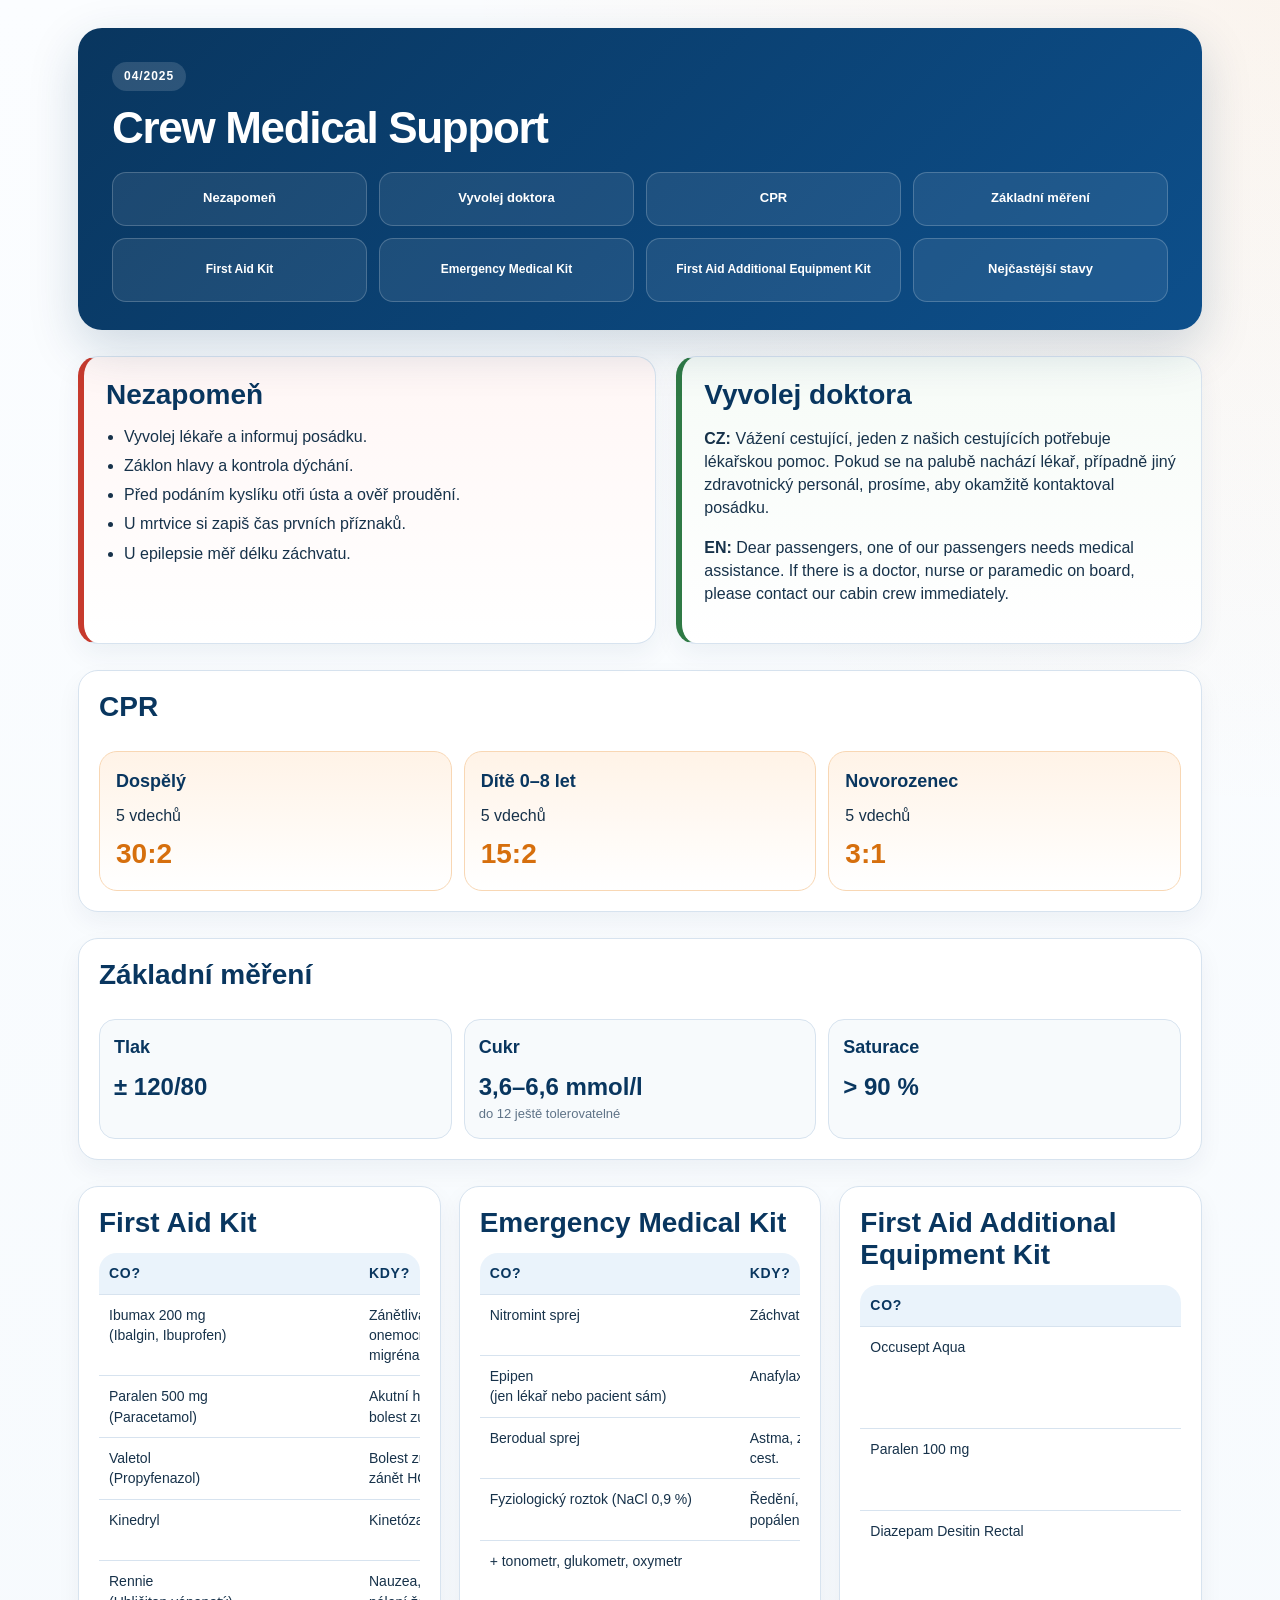
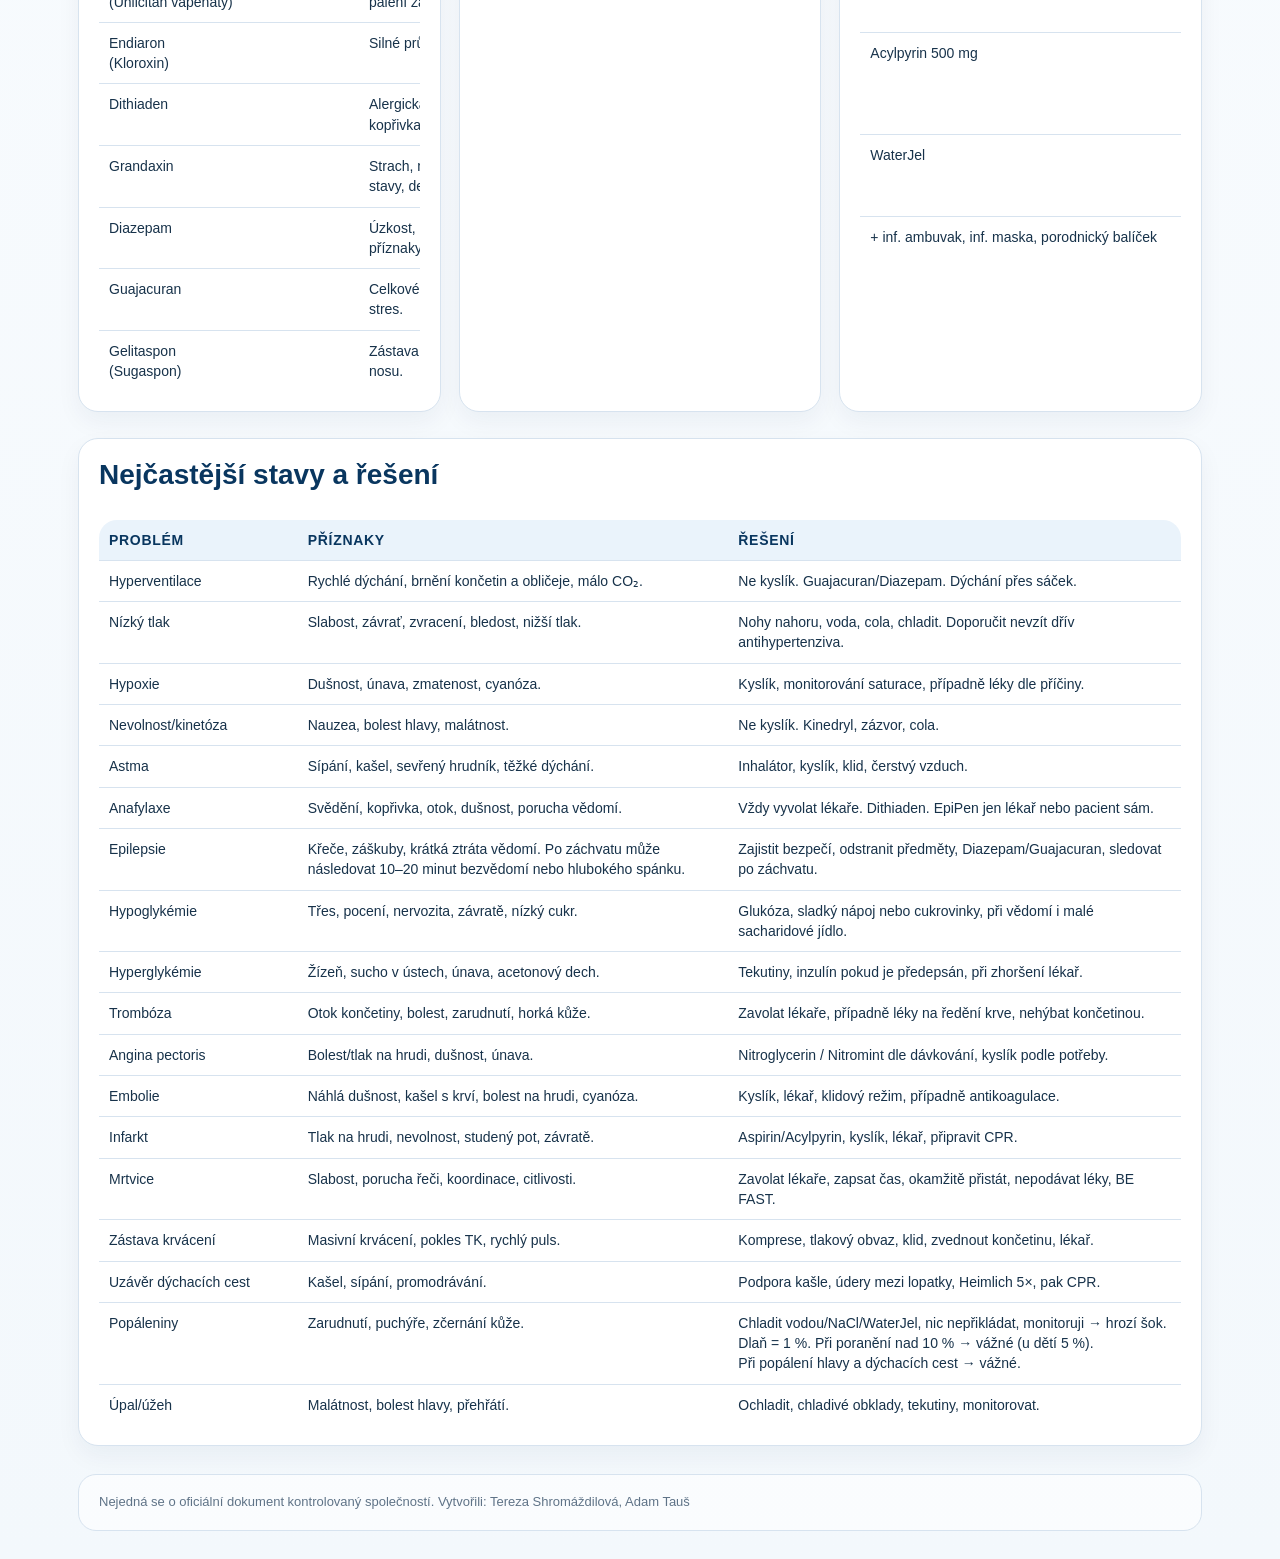
<file: cms/cms.html>
<!DOCTYPE html>
<html lang="cs">
<head>
  <meta charset="UTF-8" />
  <meta name="viewport" content="width=device-width, initial-scale=1.0" />
  <meta name="theme-color" content="#0d4f8b" />
  <meta name="application-name" content="Crew Medical Support" />
  <meta name="apple-mobile-web-app-capable" content="yes" />
  <meta name="apple-mobile-web-app-title" content="Crew Medical Support" />
  <meta name="apple-mobile-web-app-status-bar-style" content="default" />
  <title>Crew Medical Support</title>
  <link rel="manifest" href="manifest.webmanifest" />
  <link rel="icon" href="icon-cms-192.png" sizes="192x192" type="image/png" />
  <link rel="apple-touch-icon" href="icon-cms-192.png" />

  <style>
    :root {
      --blue: #0d4f8b;
      --blue-dark: #09365f;
      --blue-soft: #eaf3fb;
      --orange: #f28c28;
      --orange-dark: #d66f0d;
      --orange-soft: #fff3e7;
      --ink: #17324a;
      --muted: #5f7387;
      --line: #d7e3ef;
      --bg: #f7fafc;
      --white: #ffffff;
      --danger: #c73a2d;
      --ok: #2f7a45;
    }

    * { box-sizing: border-box; }
    html { scroll-behavior: smooth; }
    body {
      margin: 0;
      font-family: Inter, Arial, Helvetica, sans-serif;
      color: var(--ink);
      background:
        radial-gradient(circle at top right, rgba(242,140,40,0.08), transparent 24%),
        linear-gradient(180deg, #fbfdff 0%, #f3f8fc 100%);
      line-height: 1.45;
      overflow-x: hidden;
      word-wrap: break-word;
    }

    .wrap {
      max-width: 1180px;
      margin: 0 auto;
      padding: 28px;
      width: 100%;
    }

    .hero {
      background: linear-gradient(135deg, var(--blue-dark), var(--blue));
      color: var(--white);
      border-radius: 24px;
      padding: 34px 34px 28px;
      box-shadow: 0 18px 50px rgba(9,54,95,0.18);
      position: relative;
      overflow: hidden;
    }

    .hero::after {
      content: "";
      position: absolute;
      inset: auto -50px -50px auto;
      width: 220px;
      height: 220px;
      border-radius: 50%;
      background: rgba(242,140,40,0.14);
      filter: blur(4px);
      display: none;
    }

    .eyebrow {
      display: inline-block;
      padding: 6px 12px;
      border-radius: 999px;
      background: rgba(255,255,255,0.14);
      font-size: 12px;
      letter-spacing: 0.08em;
      text-transform: uppercase;
      font-weight: 700;
      margin-bottom: 14px;
    }

    h1 {
      margin: 0 0 10px;
      font-size: clamp(30px, 4vw, 44px);
      line-height: 1.05;
      letter-spacing: -0.03em;
    }

    .subtitle {
      max-width: 760px;
      color: rgba(255,255,255,0.88);
      font-size: 16px;
      margin: 0;
    }

    .meta {
      display: grid;
      grid-template-columns: repeat(4, minmax(0, 1fr));
      gap: 12px;
      margin-top: 20px;
    }

    .pill {
      display: flex;
      align-items: center;
      justify-content: center;
      min-height: 54px;
      text-align: center;
      text-decoration: none;
      border: 1px solid rgba(255,255,255,0.2);
      background: rgba(255,255,255,0.08);
      color: var(--white);
      padding: 10px 12px;
      border-radius: 14px;
      font-size: 13px;
      font-weight: 700;
      max-width: 100%;
      transition: transform 0.18s ease, background 0.18s ease, border-color 0.18s ease;
    }

    .pill:hover,
    .pill:focus-visible {
      background: rgba(255,255,255,0.16);
      border-color: rgba(255,255,255,0.35);
      transform: translateY(-1px);
      outline: none;
    }

    .pill.menu-pill {
      min-height: 64px;
      padding: 12px;
      font-size: 12px;
      line-height: 1.25;
    }

    .note {
      margin-top: 22px;
      display: grid;
      grid-template-columns: 1.1fr 1fr;
      gap: 20px;
    }

    .note-card {
      background: var(--white);
      border: 1px solid var(--line);
      border-radius: 20px;
      padding: 22px;
      box-shadow: 0 10px 26px rgba(14,46,77,0.06);
      min-width: 0;
    }

    .note-card h2,
    .section h2 {
      margin: 0 0 14px;
      font-size: clamp(22px, 3vw, 28px);
      line-height: 1.15;
      color: var(--blue-dark);
    }

    .section {
      margin-top: 26px;
      min-width: 0;
    }

    .grid-2,
    .grid-3,
    .grid-4 {
      display: grid;
      gap: 18px;
    }

    .grid-2 { grid-template-columns: repeat(3, minmax(0, 1fr)); }
    .grid-3 { grid-template-columns: repeat(3, minmax(0, 1fr)); }
    .grid-4 { grid-template-columns: repeat(4, minmax(0, 1fr)); }

    .card {
      background: var(--white);
      border: 1px solid var(--line);
      border-radius: 20px;
      padding: 20px;
      box-shadow: 0 10px 24px rgba(14,46,77,0.05);
      min-width: 0;
      overflow: hidden;
    }

    .card h3 {
      margin: 0 0 10px;
      color: var(--blue-dark);
      font-size: 18px;
    }

    .mini {
      font-size: 13px;
      color: var(--muted);
    }

    .tag {
      display: block;
      width: fit-content;
      max-width: 100%;
      padding: 7px 12px;
      border-radius: 999px;
      background: var(--orange-soft);
      color: var(--orange-dark);
      font-size: clamp(16px, 2vw, 20px);
      line-height: 1.2;
      font-weight: 800;
      margin-bottom: 14px;
      letter-spacing: -0.01em;
    }

    .tag.blue {
      background: var(--blue-soft);
      color: var(--blue);
    }

    .danger-box {
      background: linear-gradient(180deg, #fff6f5 0%, #fff 100%);
      border-left: 6px solid var(--danger);
    }

    .ok-box {
      background: linear-gradient(180deg, #f6fbf7 0%, #fff 100%);
      border-left: 6px solid var(--ok);
    }

    .measure {
      display: grid;
      grid-template-columns: repeat(3, minmax(0, 1fr));
      gap: 12px;
    }

    .measure .item {
      background: var(--bg);
      border: 1px solid var(--line);
      border-radius: 16px;
      padding: 14px;
      min-width: 0;
    }

    .measure strong {
      display: block;
      font-size: 24px;
      color: var(--blue-dark);
      margin-top: 4px;
    }

    .cpr {
      display: grid;
      grid-template-columns: repeat(3, minmax(0, 1fr));
      gap: 12px;
    }

    .cpr .item {
      background: linear-gradient(180deg, var(--orange-soft), #fff);
      border: 1px solid #f8d7b4;
      border-radius: 18px;
      padding: 16px;
      min-width: 0;
    }

    .cpr .ratio {
      font-size: 28px;
      font-weight: 800;
      color: var(--orange-dark);
      margin-top: 6px;
    }

    .table-wrap {
      width: 100%;
      overflow-x: auto;
      -webkit-overflow-scrolling: touch;
      border-radius: 18px;
    }

    table {
      width: 100%;
      min-width: 560px;
      border-collapse: collapse;
      font-size: 14px;
      background: var(--white);
      border-radius: 18px;
    }


    table.med-table col:first-child {
      width: 260px;
    }

    table.med-table td:first-child,
    table.med-table th:first-child {
      white-space: nowrap;
      word-break: normal;
    }

    table.med-table.wide-first col:first-child {
      width: 340px;
    }

    table.conditions-table {
      min-width: 980px;
    }

    table.conditions-table col:nth-child(1) {
      width: 180px;
    }

    table.conditions-table col:nth-child(2) {
      width: 390px;
    }

    table.conditions-table col:nth-child(3) {
      width: 410px;
    }

    table.conditions-table td:first-child,
    table.conditions-table th:first-child {
      min-width: 180px;
      white-space: normal;
      word-break: normal;
      overflow-wrap: normal;
      hyphens: none;
    }

    table.conditions-table td:nth-child(2),
    table.conditions-table th:nth-child(2) {
      min-width: 390px;
    }

    table.conditions-table td:nth-child(3),
    table.conditions-table th:nth-child(3) {
      min-width: 410px;
    }

    table.conditions-table th,
    table.conditions-table td {
      font-size: 14px;
      line-height: 1.45;
    }

    table.conditions-table td:nth-child(3),
    table.conditions-table th:nth-child(3) {
      font-size: 14px;
      line-height: 1.45;
    }

    th, td {
      text-align: left;
      vertical-align: top;
      padding: 10px 10px;
      border-bottom: 1px solid var(--line);
      word-break: break-word;
    }

    th {
      background: var(--blue-soft);
      color: var(--blue-dark);
      font-size: 14px;
      text-transform: uppercase;
      letter-spacing: 0.05em;
      position: sticky;
      top: 0;
    }

    tr:last-child td { border-bottom: none; }

    ul {
      margin: 10px 0 0 18px;
      padding: 0;
    }

    li + li { margin-top: 6px; }

    .footer {
      margin-top: 28px;
      padding: 18px 20px;
      color: var(--muted);
      font-size: 13px;
      background: rgba(255,255,255,0.65);
      border: 1px solid var(--line);
      border-radius: 18px;
    }

    .muted {
      color: var(--muted);
    }

    .headline-row {
      display: flex;
      justify-content: space-between;
      gap: 16px;
      align-items: end;
      margin-bottom: 14px;
      flex-wrap: wrap;
    }

    .kicker {
      color: var(--orange-dark);
      font-size: 12px;
      font-weight: 800;
      letter-spacing: 0.08em;
      text-transform: uppercase;
      margin-bottom: 6px;
    }

    .back-to-top {
      position: fixed;
      right: max(18px, env(safe-area-inset-right));
      bottom: max(18px, env(safe-area-inset-bottom));
      z-index: 20;
      display: inline-flex;
      align-items: center;
      justify-content: center;
      width: 48px;
      height: 48px;
      border: 1px solid rgba(255,255,255,0.54);
      border-radius: 50%;
      background: rgba(13,79,139,0.92);
      color: var(--white);
      box-shadow: 0 14px 34px rgba(9,54,95,0.24);
      cursor: pointer;
      opacity: 0;
      pointer-events: none;
      transform: translateY(10px) scale(0.94);
      transition: opacity 0.18s ease, transform 0.18s ease, background 0.18s ease;
      -webkit-backdrop-filter: blur(12px);
      backdrop-filter: blur(12px);
    }

    .back-to-top.is-visible {
      opacity: 1;
      pointer-events: auto;
      transform: translateY(0) scale(1);
    }

    .back-to-top:hover,
    .back-to-top:focus-visible {
      background: var(--blue-dark);
      transform: translateY(-2px) scale(1);
      outline: none;
    }

    .back-to-top:focus-visible {
      box-shadow: 0 0 0 4px rgba(242,140,40,0.28), 0 14px 34px rgba(9,54,95,0.24);
    }

    .back-to-top svg {
      width: 22px;
      height: 22px;
      stroke: currentColor;
      stroke-width: 2.5;
      stroke-linecap: round;
      stroke-linejoin: round;
      fill: none;
    }

    @media (max-width: 980px) {
      .note,
      .grid-2,
      .grid-3,
      .grid-4,
      .measure,
      .cpr {
        grid-template-columns: 1fr;
      }

      .meta {
        grid-template-columns: repeat(3, minmax(0, 1fr));
      }
    }

    @media (max-width: 768px) {
      .wrap {
        padding: 14px;
      }

      .hero {
        border-radius: 18px;
        padding: 22px 18px 18px;
      }

      .hero::after {
        width: 150px;
        height: 150px;
        inset: auto -35px -35px auto;
      }

      .meta {
        grid-template-columns: repeat(3, minmax(0, 1fr));
      }

      .pill {
        min-height: 50px;
        font-size: 13px;
        padding: 8px 10px;
      }

      .pill.menu-pill {
        min-height: 58px;
        font-size: 12px;
      }

      .note-card,
      .card {
        padding: 16px;
        border-radius: 16px;
      }

      .headline-row {
        align-items: flex-start;
        margin-bottom: 12px;
      }

      .measure strong,
      .cpr .ratio {
        font-size: 24px;
      }

      table {
        min-width: 520px;
        font-size: 13px;
      }

      table.conditions-table {
        min-width: 980px;
      }

      table.conditions-table th,
      table.conditions-table td {
        font-size: 13px;
        line-height: 1.4;
      }

      table.conditions-table td:nth-child(3),
      table.conditions-table th:nth-child(3) {
        font-size: 13px;
      }

      th, td {
        padding: 10px 9px;
      }
    }

    @media (max-width: 520px) {
      h1 {
        font-size: 28px;
      }

      .note-card h2,
      .section h2 {
        font-size: 24px;
      }

      .tag {
        font-size: 20px;
        width: 100%;
        border-radius: 16px;
      }

      .meta {
        grid-template-columns: repeat(2, minmax(0, 1fr));
        gap: 8px;
      }

      .pill,
      .pill.menu-pill {
        width: 100%;
      }

      table.med-table col:first-child,
      table.med-table.wide-first col:first-child {
        width: 240px;
      }

      table {
        min-width: 460px;
      }

      table.conditions-table {
        min-width: 980px;
      }

      .footer {
        padding: 16px;
      }

      .back-to-top {
        right: max(14px, env(safe-area-inset-right));
        bottom: max(14px, env(safe-area-inset-bottom));
        width: 44px;
        height: 44px;
      }
    }

    @media (prefers-reduced-motion: reduce) {
      html {
        scroll-behavior: auto;
      }

      .back-to-top {
        transition: none;
      }
    }

    @media print {
      body {
        background: white;
      }
      .wrap {
        max-width: none;
        padding: 0;
      }
      .hero, .card, .note-card, .footer {
        box-shadow: none;
      }
      .section, .card, .note-card, .hero {
        break-inside: avoid;
      }
      .table-wrap {
        overflow: visible;
      }
      table {
        min-width: 0;
      }
      th {
        position: static;
      }
      .back-to-top {
        display: none;
      }
    }
  </style>
</head>
<body>
  <div class="wrap">
    <section class="hero">
      <div class="eyebrow">04/2025</div>
      <h1>Crew Medical Support</h1>

      <div class="meta">
        <a class="pill" href="#first-steps">Nezapomeň</a>
        <a class="pill" href="#doctor-call">Vyvolej doktora</a>
        <a class="pill" href="#cpr">CPR</a>
        <a class="pill" href="#measurements">Základní měření</a>
        <a class="pill menu-pill" href="#kit-first-aid">First Aid Kit</a>
        <a class="pill menu-pill" href="#kit-emergency">Emergency Medical Kit</a>
        <a class="pill menu-pill" href="#kit-additional">First Aid Additional Equipment Kit</a>
        <a class="pill" href="#conditions">Nejčastější stavy</a>
      </div>
    </section>

    <section class="section note">
      <div class="note-card danger-box" id="first-steps">
        <h2>Nezapomeň</h2>
        <ul>
          <li>Vyvolej lékaře a informuj posádku.</li>
          <li>Záklon hlavy a kontrola dýchání.</li>
          <li>Před podáním kyslíku otři ústa a ověř proudění.</li>
          <li>U mrtvice si zapiš čas prvních příznaků.</li>
          <li>U epilepsie měř délku záchvatu.</li>
        </ul>
      </div>
      <div class="note-card ok-box" id="doctor-call">
        <h2>Vyvolej doktora</h2>
        <p><strong>CZ:</strong> Vážení cestující, jeden z našich cestujících potřebuje lékařskou pomoc. Pokud se na palubě nachází lékař, případně jiný zdravotnický personál, prosíme, aby okamžitě kontaktoval posádku.</p>
        <p><strong>EN:</strong> Dear passengers, one of our passengers needs medical assistance. If there is a doctor, nurse or paramedic on board, please contact our cabin crew immediately.</p>
      </div>
    </section>

    <section class="section card" id="cpr">
      <div class="headline-row">
        <div>
          <h2>CPR</h2>
        </div>
      </div>
      <div class="cpr">
        <div class="item">
          <h3>Dospělý</h3>
          <div>5 vdechů</div>
          <div class="ratio">30:2</div>
        </div>
        <div class="item">
          <h3>Dítě 0–8 let</h3>
          <div>5 vdechů</div>
          <div class="ratio">15:2</div>
        </div>
        <div class="item">
          <h3>Novorozenec</h3>
          <div>5 vdechů</div>
          <div class="ratio">3:1</div>
        </div>
      </div>
    </section>

    <section class="section card" id="measurements">
      <div class="headline-row">
        <div>
          <h2>Základní měření</h2>
        </div>
      </div>
      <div class="measure">
        <div class="item">
          <h3>Tlak</h3>
          <strong>± 120/80</strong>
        </div>
        <div class="item">
          <h3>Cukr</h3>
          <strong>3,6–6,6 mmol/l</strong>
          <div class="mini">do 12  ještě tolerovatelné</div>
        </div>
        <div class="item">
          <h3>Saturace</h3>
          <strong>&gt; 90 %</strong>
        </div>
      </div>
    </section>



    <section class="section grid-2">
      <div class="card" id="kit-first-aid">
        <div>
          <h2>First Aid Kit</h2>
        </div>
        <div class="table-wrap">
          <table class="med-table">
            <colgroup><col><col><col></colgroup>
            <thead>
              <tr><th>Co?</th><th>Kdy?</th><th>Kdy ne?</th></tr>
            </thead>
            <tbody>
              <tr><td>Ibumax 200 mg<br>(Ibalgin, Ibuprofen)</td><td>Zánětlivá onemocnění, bolest, migréna.</td><td>Onemocnění trávicího traktu, alergie.</td></tr>
              <tr><td>Paralen 500 mg<br>(Paracetamol)</td><td>Akutní horečka, bolest zubů a hlavy.</td><td>Onemocnění jater.</td></tr>
              <tr><td>Valetol<br>(Propyfenazol)</td><td>Bolest zubů, hlavy, zánět HCD.</td><td>Onemocnění jater, dušnost.</td></tr>
              <tr><td>Kinedryl</td><td>Kinetóza.</td><td>Intoxikace, těhotenství.</td></tr>
              <tr><td>Rennie<br>(Uhličitan vápenatý)</td><td>Nauzea, zvracení, pálení žáhy.</td><td>Do 15 let.</td></tr>
              <tr><td>Endiaron<br>(Kloroxin)</td><td>Silné průjmy.</td><td>Do 40 kg.</td></tr>
              <tr><td>Dithiaden</td><td>Alergická reakce, kopřivka, mírné otoky.</td><td>Do 2 let.</td></tr>
              <tr><td>Grandaxin</td><td>Strach, neurotické stavy, deprese.</td><td>Do 18 let.</td></tr>
              <tr><td>Diazepam</td><td>Úzkost, abstinenční příznaky, po epilepsii.</td><td>Intoxikace, spánková apnoe.</td></tr>
              <tr><td>Guajacuran</td><td>Celkové napětí a stres.</td><td>Do 6 let, těhotenství.</td></tr>
              <tr><td>Gelitaspon<br>(Sugaspon)</td><td>Zástava krvácení z nosu.</td><td>—</td></tr>
            </tbody>
          </table>
        </div>
      </div>

      <div class="card" id="kit-emergency">
        <div>
          <h2>Emergency Medical Kit</h2>
        </div>
        <div class="table-wrap">
          <table class="med-table">
            <colgroup><col><col><col></colgroup>
            <thead>
              <tr><th>Co?</th><th>Kdy?</th><th>Kdy ne?</th></tr>
            </thead>
            <tbody>
              <tr><td>Nitromint sprej</td><td>Záchvat anginy pectoris.</td><td>Tlak pod 120/70.</td></tr>
              <tr><td>Epipen<br>(jen lékař nebo pacient sám)</td><td>Anafylaxe.</td><td></td></tr>
              <tr><td>Berodual sprej</td><td>Astma, zúžení dýchacích cest.</td><td>—</td></tr>
              <tr><td>Fyziologický roztok (NaCl 0,9 %)</td><td>Ředění, výplach, popáleniny.</td><td>—</td></tr>
              <tr><td>+ tonometr, glukometr, oxymetr</td><td></td><td></td></tr>
            </tbody>
          </table>
        </div>
      </div>

      <div class="card" id="kit-additional">
        <div>
          <h2>First Aid Additional Equipment Kit</h2>
        </div>
        <div class="table-wrap">
          <table class="med-table wide-first">
            <colgroup><col><col><col></colgroup>
            <thead>
              <tr><th>Co?</th><th>Kdy?</th><th>Kdy ne?</th></tr>
            </thead>
            <tbody>
              <tr><td>Occusept Aqua</td><td>Zklidnění očí, zánět spojivek, suché oči.</td><td>—</td></tr>
              <tr><td>Paralen 100 mg</td><td>Viz Paralen. Pro děti, ve formě čípku.</td><td></td></tr>
              <tr><td>Diazepam Desitin Rectal</td><td>Viz Diazepam, gel pro rektální podání.</td><td></td></tr>
              <tr><td>Acylpyrin 500 mg</td><td>Infarkt.</td><td>Do 16 let, alergie na kys. acetylsalicylovou.</td></tr>
              <tr><td>WaterJel</td><td>Ošetření popálenin.</td><td>Malé děti – riziko podchlazení.</td></tr>
              <tr><td>+ inf. ambuvak, inf. maska, porodnický balíček</td><td></td><td></td></tr>
            </tbody>
          </table>
        </div>
      </div>
    </section>

    <section class="section card" id="conditions">
      <div class="headline-row">
        <div>
          <h2>Nejčastější stavy a řešení</h2>
        </div>
      </div>
      <div class="table-wrap">
        <table class="conditions-table">
          <colgroup>
            <col>
            <col>
            <col>
          </colgroup>
          <thead>
            <tr>
              <th>Problém</th>
              <th>Příznaky</th>
              <th>Řešení</th>
            </tr>
          </thead>
          <tbody>
            <tr><td>Hyperventilace</td><td>Rychlé dýchání, brnění končetin a obličeje, málo CO₂.</td><td>Ne kyslík. Guajacuran/Diazepam. Dýchání přes sáček.</td></tr>
            <tr><td>Nízký tlak</td><td>Slabost, závrať, zvracení, bledost, nižší tlak.</td><td>Nohy nahoru, voda, cola, chladit. Doporučit nevzít dřív antihypertenziva.</td></tr>
            <tr><td>Hypoxie</td><td>Dušnost, únava, zmatenost, cyanóza.</td><td>Kyslík, monitorování saturace, případně léky dle příčiny.</td></tr>
            <tr><td>Nevolnost/kinetóza</td><td>Nauzea, bolest hlavy, malátnost.</td><td>Ne kyslík. Kinedryl, zázvor, cola.</td></tr>
            <tr><td>Astma</td><td>Sípání, kašel, sevřený hrudník, těžké dýchání.</td><td>Inhalátor, kyslík, klid, čerstvý vzduch.</td></tr>
            <tr><td>Anafylaxe</td><td>Svědění, kopřivka, otok, dušnost, porucha vědomí.</td><td>Vždy vyvolat lékaře. Dithiaden. EpiPen jen lékař nebo pacient sám.</td></tr>
            <tr><td>Epilepsie</td><td>Křeče, záškuby, krátká ztráta vědomí. Po záchvatu může následovat 10–20 minut bezvědomí nebo hlubokého spánku.</td><td>Zajistit bezpečí, odstranit předměty, Diazepam/Guajacuran, sledovat po záchvatu.</td></tr>
            <tr><td>Hypoglykémie</td><td>Třes, pocení, nervozita, závratě, nízký cukr.</td><td>Glukóza, sladký nápoj nebo cukrovinky, při vědomí i malé sacharidové jídlo.</td></tr>
            <tr><td>Hyperglykémie</td><td>Žízeň, sucho v ústech, únava, acetonový dech.</td><td>Tekutiny, inzulín pokud je předepsán, při zhoršení lékař.</td></tr>
            <tr><td>Trombóza</td><td>Otok končetiny, bolest, zarudnutí, horká kůže.</td><td>Zavolat lékaře, případně léky na ředění krve, nehýbat končetinou.</td></tr>
            <tr><td>Angina pectoris</td><td>Bolest/tlak na hrudi, dušnost, únava.</td><td>Nitroglycerin / Nitromint dle dávkování, kyslík podle potřeby.</td></tr>
            <tr><td>Embolie</td><td>Náhlá dušnost, kašel s krví, bolest na hrudi, cyanóza.</td><td>Kyslík, lékař, klidový režim, případně antikoagulace.</td></tr>
            <tr><td>Infarkt</td><td>Tlak na hrudi, nevolnost, studený pot, závratě.</td><td>Aspirin/Acylpyrin, kyslík, lékař, připravit CPR.</td></tr>
            <tr><td>Mrtvice</td><td>Slabost, porucha řeči, koordinace, citlivosti.</td><td>Zavolat lékaře, zapsat čas, okamžitě přistát, nepodávat léky, BE FAST.</td></tr>
            <tr><td>Zástava krvácení</td><td>Masivní krvácení, pokles TK, rychlý puls.</td><td>Komprese, tlakový obvaz, klid, zvednout končetinu, lékař.</td></tr>
            <tr><td>Uzávěr dýchacích cest</td><td>Kašel, sípání, promodrávání.</td><td>Podpora kašle, údery mezi lopatky, Heimlich 5×, pak CPR.</td></tr>
            <tr><td>Popáleniny</td><td>Zarudnutí, puchýře, zčernání kůže.</td><td>Chladit vodou/NaCl/WaterJel, nic nepřikládat, monitoruji → hrozí šok.<br>Dlaň = 1 %. Při poranění nad 10 % → vážné (u dětí 5 %).<br>Při popálení hlavy a dýchacích cest → vážné.</td></tr>
            <tr><td>Úpal/úžeh</td><td>Malátnost, bolest hlavy, přehřátí.</td><td>Ochladit, chladivé obklady, tekutiny, monitorovat.</td></tr>
          </tbody>
        </table>
      </div>
    </section>

    <div class="footer">
      Nejedná se o oficiální dokument kontrolovaný společností.
      Vytvořili: Tereza Shromáždilová, Adam Tauš
    </div>
  </div>
  <button class="back-to-top" type="button" aria-label="Zpět nahoru" title="Zpět nahoru">
    <svg viewBox="0 0 24 24" aria-hidden="true" focusable="false">
      <path d="M12 19V5"></path>
      <path d="m5 12 7-7 7 7"></path>
    </svg>
  </button>
  <script>
    const backToTopButton = document.querySelector(".back-to-top");
    const toggleBackToTopButton = () => {
      backToTopButton.classList.toggle("is-visible", window.scrollY > 420);
    };

    backToTopButton.addEventListener("click", () => {
      window.scrollTo({ top: 0, behavior: "smooth" });
    });

    window.addEventListener("scroll", toggleBackToTopButton, { passive: true });
    toggleBackToTopButton();

    if ("serviceWorker" in navigator) {
      window.addEventListener("load", () => {
        navigator.serviceWorker.register("./service-worker.js").catch(() => {
          // Offline support is optional when the page is opened from an unsupported context.
        });
      });
    }
  </script>
</body>
</html>
</file>
<file: piskvorky/style.css>
/* ---------- Piškvorky: Vzdušný souboj ---------- */

:root {
  --badge-bg: #eaf4ff;
  --badge-ring: #1f6fb2;
  --badge-mark: #f2871f;

  --color-x: #1f6fb2;
  --color-x-dark: #12507f;
  --color-o: #f2871f;
  --color-o-dark: #b8630f;

  --panel-bg: rgba(255, 255, 255, 0.82);
  --panel-border: rgba(15, 40, 70, 0.12);
  --text-main: #0f2846;
  --text-muted: #476178;

  --radius-lg: 22px;
  --radius-md: 14px;
  --radius-sm: 8px;

  --sky-top: #4fa8e8;
  --sky-bottom: #cfeaff;
  --cloud-color: #ffffff;
  --star-opacity: 0;
}

/* palette swaps for player colors */
[data-color-x="blue"]   { --color-x: #1f6fb2; --color-x-dark: #12507f; }
[data-color-x="orange"] { --color-x: #f2871f; --color-x-dark: #b8630f; }
[data-color-x="red"]    { --color-x: #e0483a; --color-x-dark: #a8321f; }
[data-color-x="green"]  { --color-x: #2f9e63; --color-x-dark: #1f6f45; }
[data-color-x="yellow"] { --color-x: #d69a1c; --color-x-dark: #a6760f; }

[data-color-o="blue"]   { --color-o: #1f6fb2; --color-o-dark: #12507f; }
[data-color-o="orange"] { --color-o: #f2871f; --color-o-dark: #b8630f; }
[data-color-o="red"]    { --color-o: #e0483a; --color-o-dark: #a8321f; }
[data-color-o="green"]  { --color-o: #2f9e63; --color-o-dark: #1f6f45; }
[data-color-o="yellow"] { --color-o: #d69a1c; --color-o-dark: #a6760f; }

/* piece symbol colors — the SVG icons use fill="currentColor" internally */
.piece--x { color: var(--color-x); }
.piece--o { color: var(--color-o); }

/* ---------- Themes ---------- */
body[data-theme="day"] {
  --sky-top: #4fa8e8;
  --sky-bottom: #cfeaff;
  --cloud-color: #ffffff;
  --star-opacity: 0;
  --text-main: #0f2846;
  --panel-bg: rgba(255, 255, 255, 0.82);
}

body[data-theme="crew"] {
  --sky-top: #0b3d68;
  --sky-bottom: #1f6fb2;
  --cloud-color: #ffe4bf;
  --star-opacity: 0;
  --text-main: #0f2846;
  --panel-bg: rgba(255, 255, 255, 0.85);
  --badge-mark: #f2871f;
}
body[data-theme="crew"] .sun-moon {
  background: radial-gradient(circle at 35% 35%, #fff2dd, #ffcf85 65%, #f2871f);
  box-shadow: 0 0 40px 12px rgba(242, 135, 31, 0.45);
}

body[data-theme="night"] {
  --sky-top: #060c1f;
  --sky-bottom: #16264a;
  --cloud-color: #2a3a63;
  --star-opacity: 1;
  --text-main: #eaf1ff;
  --panel-bg: rgba(18, 26, 48, 0.82);
  --panel-border: rgba(255, 255, 255, 0.12);
  --text-muted: #9fb0cc;
}

body[data-theme="desert"] {
  --sky-top: #f2a65a;
  --sky-bottom: #ffe3b0;
  --cloud-color: #fff6e6;
  --star-opacity: 0;
  --text-main: #4a2c10;
  --panel-bg: rgba(255, 248, 235, 0.85);
  --text-muted: #7a5a34;
}

body[data-theme="storm"] {
  --sky-top: #3a4457;
  --sky-bottom: #6b7889;
  --cloud-color: #566175;
  --star-opacity: 0;
  --text-main: #101722;
  --panel-bg: rgba(230, 234, 240, 0.85);
  --text-muted: #3d4756;
}

* { box-sizing: border-box; }

html, body {
  height: 100%;
}

body {
  margin: 0;
  font-family: "Segoe UI", system-ui, -apple-system, Roboto, sans-serif;
  color: var(--text-main);
  min-height: 100vh;
  overflow-x: hidden;
  transition: color .4s ease;
}

/* ---------- Sky background ---------- */
.sky-layer {
  position: fixed;
  inset: 0;
  z-index: -1;
  background: linear-gradient(180deg, var(--sky-top) 0%, var(--sky-bottom) 100%);
  overflow: hidden;
  transition: background .6s ease;
}

.stars {
  position: absolute;
  inset: 0;
  opacity: var(--star-opacity);
  transition: opacity .6s ease;
  background-image:
    radial-gradient(2px 2px at 10% 20%, #fff, transparent),
    radial-gradient(2px 2px at 80% 10%, #fff, transparent),
    radial-gradient(1.5px 1.5px at 30% 40%, #fff, transparent),
    radial-gradient(1.5px 1.5px at 60% 60%, #fff, transparent),
    radial-gradient(2px 2px at 90% 70%, #fff, transparent),
    radial-gradient(1.5px 1.5px at 45% 85%, #fff, transparent),
    radial-gradient(1.5px 1.5px at 15% 65%, #fff, transparent),
    radial-gradient(2px 2px at 70% 30%, #fff, transparent);
  background-repeat: no-repeat;
}

.sun-moon {
  position: absolute;
  top: 8%;
  right: 12%;
  width: 70px;
  height: 70px;
  border-radius: 50%;
  background: radial-gradient(circle at 35% 35%, #fff6d0, #ffd873 65%, #ffbf3f);
  box-shadow: 0 0 40px 10px rgba(255, 216, 115, 0.5);
  opacity: 0.9;
}
body[data-theme="night"] .sun-moon {
  background: radial-gradient(circle at 35% 35%, #f5f7ff, #cfd7ec 65%, #aab4cf);
  box-shadow: 0 0 30px 8px rgba(200, 210, 240, 0.4);
}
body[data-theme="storm"] .sun-moon,
body[data-theme="desert"] .sun-moon { opacity: 0.5; }

.cloud {
  position: absolute;
  background: var(--cloud-color);
  border-radius: 100px;
  opacity: 0.85;
  filter: blur(0.5px);
}
.cloud::before, .cloud::after {
  content: "";
  position: absolute;
  background: var(--cloud-color);
  border-radius: 100px;
}
.cloud--1 { width: 140px; height: 46px; top: 12%; left: -20%; animation: drift 46s linear infinite; }
.cloud--1::before { width: 70px; height: 70px; top: -30px; left: 15px; }
.cloud--1::after { width: 60px; height: 50px; top: -18px; left: 70px; }

.cloud--2 { width: 100px; height: 34px; top: 28%; left: -25%; animation: drift 60s linear infinite 8s; }
.cloud--2::before { width: 50px; height: 50px; top: -22px; left: 10px; }
.cloud--2::after { width: 44px; height: 36px; top: -14px; left: 50px; }

.cloud--3 { width: 170px; height: 54px; top: 55%; left: -30%; animation: drift 70s linear infinite 3s; }
.cloud--3::before { width: 80px; height: 80px; top: -36px; left: 20px; }
.cloud--3::after { width: 70px; height: 60px; top: -22px; left: 85px; }

.cloud--4 { width: 90px; height: 30px; top: 74%; left: -20%; animation: drift 50s linear infinite 20s; }
.cloud--4::before { width: 46px; height: 46px; top: -20px; left: 8px; }
.cloud--4::after { width: 40px; height: 32px; top: -12px; left: 46px; }

@keyframes drift {
  from { transform: translateX(0); }
  to { transform: translateX(160vw); }
}

.flying-plane {
  position: absolute;
  top: 18%;
  left: -10%;
  width: 46px;
  height: 46px;
  opacity: 0.8;
  background:
    linear-gradient(135deg, transparent 46%, #ffffffcc 46% 54%, transparent 54%),
    linear-gradient(45deg, transparent 46%, #ffffffcc 46% 54%, transparent 54%);
  animation: fly 34s linear infinite;
}
@keyframes fly {
  0%   { transform: translate(0, 0) rotate(6deg); opacity: 0; }
  5%   { opacity: 0.8; }
  95%  { opacity: 0.8; }
  100% { transform: translate(150vw, -18vh) rotate(6deg); opacity: 0; }
}

body.no-anim .cloud,
body.no-anim .flying-plane { animation: none !important; }

/* ---------- Layout ---------- */
.app {
  position: relative;
  max-width: 640px;
  margin: 0 auto;
  padding: 18px 16px 40px;
  min-height: 100vh;
  display: flex;
  flex-direction: column;
  gap: 14px;
}

.topbar {
  display: flex;
  align-items: center;
  justify-content: space-between;
}

.brand { display: flex; align-items: center; gap: 10px; }
.brand__badge { width: 44px; height: 44px; flex-shrink: 0; }
.brand__text h1 {
  margin: 0;
  font-size: 1.15rem;
  line-height: 1.15;
  display: flex;
  flex-direction: column;
}
.brand__text h1 span {
  font-size: .72rem;
  font-weight: 500;
  letter-spacing: .06em;
  text-transform: uppercase;
  color: var(--text-muted);
}

.topbar__actions { display: flex; gap: 8px; }

.icon-btn {
  width: 42px;
  height: 42px;
  border-radius: 50%;
  border: 1px solid var(--panel-border);
  background: var(--panel-bg);
  color: var(--text-main);
  font-size: 1.1rem;
  cursor: pointer;
  display: flex;
  align-items: center;
  justify-content: center;
  backdrop-filter: blur(6px);
  transition: transform .15s ease, background .3s ease;
}
.icon-btn:hover { transform: translateY(-2px); }
.icon-btn:active { transform: translateY(0); }
.icon-btn--hidden { display: none; }

/* ---------- Scoreboard ---------- */
.scoreboard {
  display: grid;
  grid-template-columns: 1fr auto 1fr;
  gap: 8px;
  align-items: stretch;
}

.score-card {
  background: var(--panel-bg);
  border: 1px solid var(--panel-border);
  border-radius: var(--radius-md);
  padding: 10px 14px;
  display: flex;
  align-items: center;
  gap: 10px;
  backdrop-filter: blur(6px);
}
.score-card--mid {
  flex-direction: column;
  justify-content: center;
  align-items: center;
  gap: 2px;
  padding: 10px 8px;
}
.score-card--o { justify-content: flex-end; }
.score-card__label { font-size: .68rem; text-transform: uppercase; letter-spacing: .05em; color: var(--text-muted); }
.score-card__icon { width: 34px; height: 34px; flex-shrink: 0; }
.score-card__info { display: flex; flex-direction: column; line-height: 1.2; }
.score-card__info--right { align-items: flex-end; }
.score-card__name { font-size: .8rem; font-weight: 600; color: var(--text-muted); max-width: 120px; overflow: hidden; text-overflow: ellipsis; white-space: nowrap; }
.score-card__value { font-size: 1.3rem; font-weight: 700; }
.score-card--x { border-left: 4px solid var(--color-x); }
.score-card--o { border-right: 4px solid var(--color-o); }

.status-banner {
  text-align: center;
  margin: 0;
  font-weight: 600;
  padding: 8px 14px;
  border-radius: 999px;
  background: var(--panel-bg);
  border: 1px solid var(--panel-border);
  backdrop-filter: blur(6px);
  align-self: center;
  min-width: 220px;
}

/* ---------- Board ---------- */
.board-wrap {
  display: flex;
  justify-content: center;
  align-items: center;
  flex: 1;
}

.board {
  --size: 3;
  display: grid;
  grid-template-columns: repeat(var(--size), 1fr);
  grid-template-rows: repeat(var(--size), 1fr);
  gap: clamp(1px, calc(7px - (var(--size) - 3) * 0.35px), 7px);
  width: min(96vw, calc(360px + (var(--size) - 3) * 14px), 720px);
  aspect-ratio: 1 / 1;
  padding: clamp(4px, calc(10px - (var(--size) - 3) * 0.4px), 10px);
  background: var(--panel-bg);
  border: 1px solid var(--panel-border);
  border-radius: var(--radius-lg);
  backdrop-filter: blur(6px);
  box-shadow: 0 14px 40px rgba(10, 30, 60, 0.18);
}

.cell {
  position: relative;
  background: rgba(255, 255, 255, 0.35);
  border: 1px dashed rgba(15, 40, 70, 0.25);
  border-radius: clamp(2px, calc(8px - (var(--size) - 3) * 0.4px), 8px);
  cursor: pointer;
  display: flex;
  align-items: center;
  justify-content: center;
  padding: clamp(2%, calc(12% - (var(--size) - 3) * 0.6%), 12%);
  transition: background .15s ease, transform .1s ease;
}
body[data-theme="night"] .cell,
body[data-theme="storm"] .cell { background: rgba(255,255,255,0.06); border-color: rgba(255,255,255,0.2); }

.cell:hover:not(.cell--filled) { background: rgba(255, 255, 255, 0.55); }
body[data-theme="night"] .cell:hover:not(.cell--filled),
body[data-theme="storm"] .cell:hover:not(.cell--filled) { background: rgba(255,255,255,0.14); }

.cell:active:not(.cell--filled) { transform: scale(0.95); }
.cell--filled { cursor: default; }

.cell--win {
  background: rgba(255, 216, 90, 0.55) !important;
  border-color: rgba(255, 176, 30, 0.8) !important;
}

.cell svg {
  width: 100%;
  height: 100%;
  animation: pop-in .25s ease;
}

@keyframes pop-in {
  from { transform: scale(0.3); opacity: 0; }
  to { transform: scale(1); opacity: 1; }
}


/* ---------- Controls ---------- */
.controls {
  display: flex;
  gap: 10px;
  justify-content: center;
}

.btn {
  border: none;
  border-radius: 999px;
  padding: 12px 22px;
  font-size: .95rem;
  font-weight: 600;
  cursor: pointer;
  transition: transform .15s ease, box-shadow .15s ease;
}
.btn:hover { transform: translateY(-1px); }
.btn:active { transform: translateY(0); }

.btn--primary {
  background: linear-gradient(135deg, #1f6fb2, #164f82);
  color: #fff;
  box-shadow: 0 8px 20px rgba(31, 111, 178, 0.35);
}
.btn--ghost {
  background: var(--panel-bg);
  color: var(--text-main);
  border: 1px solid var(--panel-border);
  backdrop-filter: blur(6px);
}

.app-footer {
  text-align: center;
  font-size: .75rem;
  color: var(--text-muted);
  margin-top: auto;
  padding-top: 6px;
}

/* ---------- Settings modal ---------- */
.modal-overlay {
  position: fixed;
  inset: 0;
  background: rgba(5, 15, 30, 0.5);
  display: flex;
  align-items: center;
  justify-content: center;
  padding: 16px;
  opacity: 0;
  pointer-events: none;
  transition: opacity .2s ease;
  z-index: 50;
}
.modal-overlay--open { opacity: 1; pointer-events: auto; }

.modal {
  background: #fff;
  color: #0f2846;
  width: min(520px, 100%);
  max-height: 88vh;
  border-radius: var(--radius-lg);
  display: flex;
  flex-direction: column;
  overflow: hidden;
  transform: translateY(16px);
  transition: transform .2s ease;
  box-shadow: 0 30px 70px rgba(0,0,0,0.35);
}
.modal-overlay--open .modal { transform: translateY(0); }

.modal__header {
  display: flex;
  align-items: center;
  justify-content: space-between;
  padding: 16px 18px;
  border-bottom: 1px solid #eef2f6;
}
.modal__header h2 { margin: 0; font-size: 1.1rem; }

.modal__body {
  padding: 4px 18px 8px;
  overflow-y: auto;
}

.settings-section {
  padding: 12px 0;
  border-bottom: 1px solid #eef2f6;
}
.settings-section:last-child { border-bottom: none; }
.settings-section h3 {
  margin: 0 0 10px;
  font-size: .85rem;
  text-transform: uppercase;
  letter-spacing: .05em;
  color: #5b7085;
}

.field {
  display: flex;
  align-items: center;
  justify-content: space-between;
  gap: 12px;
  margin-bottom: 12px;
  font-size: .92rem;
}
.field span { color: #26374a; }
.field input[type="text"],
.field select {
  border: 1px solid #d7e0e9;
  border-radius: var(--radius-sm);
  padding: 8px 10px;
  font-size: .9rem;
  background: #fbfdff;
  min-width: 150px;
  color: #0f2846;
}

.field--stack {
  display: block;
  margin-bottom: 14px;
}
.field--stack > span {
  display: block;
  margin-bottom: 8px;
}

.symbol-picker {
  display: grid;
  grid-template-columns: repeat(4, 1fr);
  gap: 8px;
}
.symbol-option {
  display: flex;
  flex-direction: column;
  align-items: center;
  gap: 4px;
  padding: 8px 4px 6px;
  border: 2px solid #e2e8f0;
  border-radius: var(--radius-sm);
  background: #fbfdff;
  color: #26374a;
  cursor: pointer;
  transition: border-color .15s ease, background .15s ease;
}
.symbol-option:hover { border-color: #b7cbe0; }
.symbol-option--selected {
  border-color: #1f6fb2;
  background: #eaf4ff;
}
.symbol-option svg {
  width: 34px;
  height: 34px;
}
.symbol-option__label {
  font-size: .68rem;
  text-align: center;
  line-height: 1.1;
}

.field--switch { justify-content: space-between; }
.switch {
  appearance: none;
  width: 46px;
  height: 26px;
  border-radius: 999px;
  background: #d7e0e9;
  position: relative;
  cursor: pointer;
  outline: none;
  transition: background .2s ease;
  flex-shrink: 0;
}
.switch::before {
  content: "";
  position: absolute;
  width: 20px;
  height: 20px;
  border-radius: 50%;
  background: #fff;
  top: 3px;
  left: 3px;
  transition: transform .2s ease;
  box-shadow: 0 1px 3px rgba(0,0,0,0.3);
}
.switch:checked { background: #1f6fb2; }
.switch:checked::before { transform: translateX(20px); }

.modal__footer {
  display: flex;
  gap: 10px;
  justify-content: flex-end;
  padding: 14px 18px;
  border-top: 1px solid #eef2f6;
}

/* ---------- Toast ---------- */
.toast {
  position: fixed;
  bottom: 22px;
  left: 50%;
  transform: translate(-50%, 20px);
  background: #0f2846;
  color: #fff;
  padding: 10px 20px;
  border-radius: 999px;
  font-size: .88rem;
  opacity: 0;
  pointer-events: none;
  transition: opacity .25s ease, transform .25s ease;
  z-index: 60;
  box-shadow: 0 10px 30px rgba(0,0,0,0.3);
}
.toast--show {
  opacity: 1;
  transform: translate(-50%, 0);
}

@media (max-width: 380px) {
  .brand__text h1 { font-size: 1rem; }
  .score-card__name { max-width: 80px; }
}
</file>
